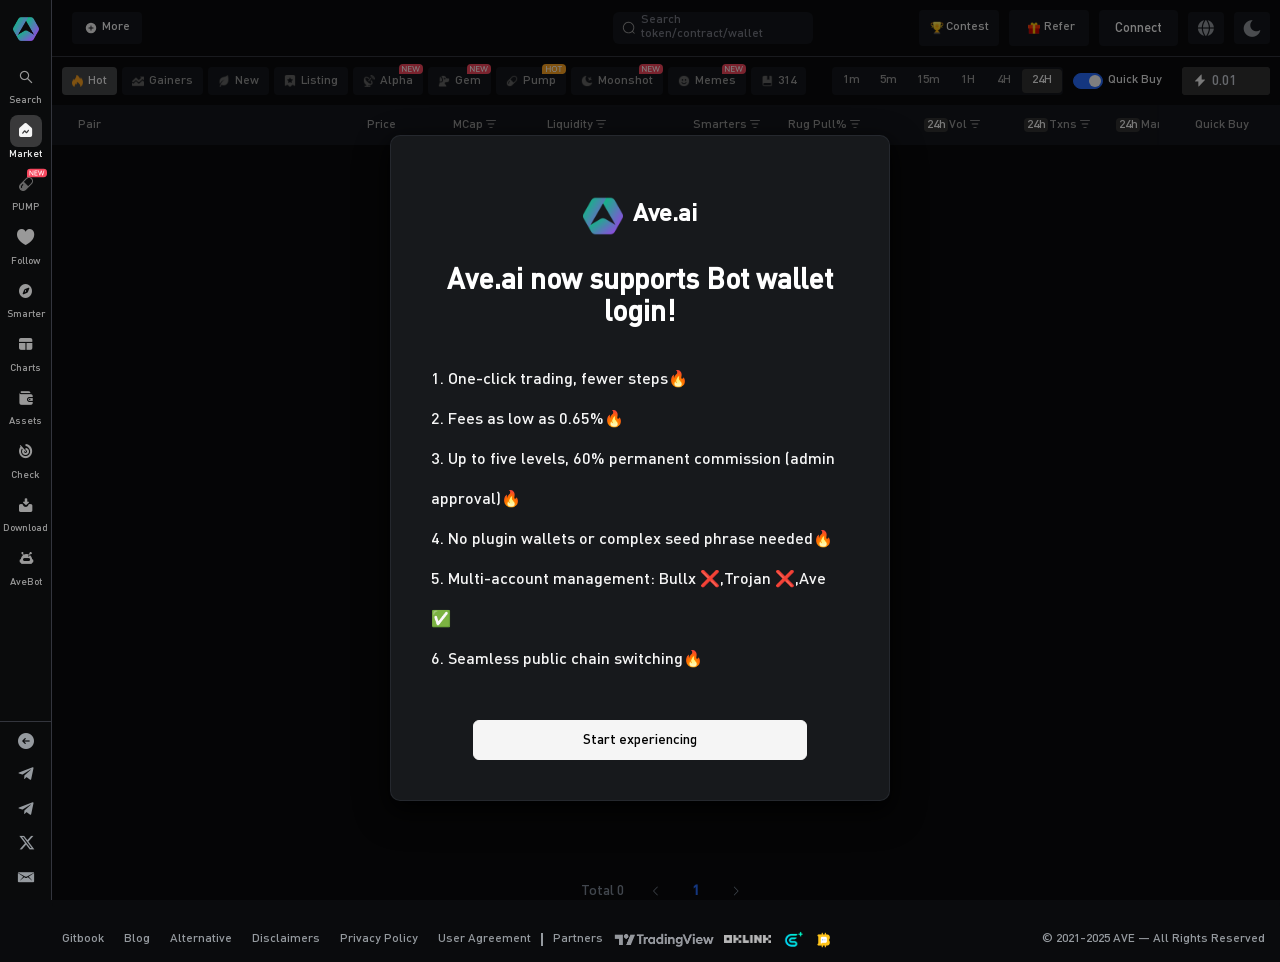
<file: index.html>
<!DOCTYPE html><html lang=""><head><meta charset="utf-8"><meta http-equiv="X-UA-Compatible" content="IE=edge"><meta name="viewport" content="width=device-width,initial-scale=1"><title>Ave.ai</title><meta name="title" content="Ave.ai"><meta name="description" content="Ave.ai is the most comprehensive on-chain crypto trading platform, integrating 130+ blockchains and 300+ DEXs for secure, professional, and fast trading. It empowers 7M+ users with advanced token analysis and seamless execution across its App, PC platform, and trading bots."><meta property="og:type" content="website"><meta property="og:url" content="https://ave.ai"><meta property="og:title" content="Ave.ai - The Ultimate Web3 Trading Platform"><meta property="og:description" content="Real-Time Blockchain Data, Price Alerts, Smart Money, KOL, Sniping, Copy-Trading and more."><meta property="og:image" content="https://ave.s3.ap-east-1.amazonaws.com/logo/tg-share.png"><meta property="og:image:width" content="1200"><meta property="og:image:height" content="600"><meta property="twitter:card" content="summary_large_image"><meta property="twitter:url" content="https://ave.ai"><meta property="twitter:title" content="Ave.ai - The Ultimate Web3 Trading Platform"><meta property="twitter:description" content="Real-Time Blockchain Data, Price Alerts, Smart Money, KOL, Sniping, Copy-Trading and more."><meta property="twitter:image" content="https://ave.s3.ap-east-1.amazonaws.com/logo/tg-share.png"><meta property="fb:app_id" content="1024585522541030"><!--[if IE]><link rel="icon" href="/favicon.ico" /><![endif]--><link rel="shortcut icon" href="/favicon.ico"><script async src="https://www.googletagmanager.com/gtag/js?id=G-LFKW8KRD0V"></script><script src="/vemachine.js"></script><style id="antiClickjack">body{display:none !important;}</style><script>if (self === top) {
        var antiClickjack = document.getElementById('antiClickjack')
        antiClickjack.parentNode.removeChild(antiClickjack)
      } else {
        top.location = self.location
      }
      function redirect() {
        // let domains = ['avedex.cc', 'ave.ai', 'opencw.online', 'opencc.club']
        // let isDomain = domains.some(i => location.hostname.includes(i))
        let isMobile = /mobile|phone|pad|pod|iPhone|iPod|ios|iPad|Android|Mobile|BlackBerry|IEMobile|MQQBrowser|JUC|Fennec|wOSBrowser|BrowserNG|WebOS|Symbian|Windows Phone/i.test(navigator.userAgent)
        let isUnRedirectDomains = /(opencc\.club)|(aveaidata\.com)/i.test(location.hostname)
        if (isMobile && location.protocol.includes('http') && !location.host.includes('test') && !isUnRedirectDomains) {
            if(location.pathname == '/rank'){
              location.replace('https://airdrop.ave.ai')
            } else {
              location.replace(location.protocol + '//m.' + location.host + location.pathname + location.search)
            }
        }
      }
      redirect()
      function addScriptJs() {
        let d = (JSON.parse(localStorage.ave_globalConfig || '{}').token_logo_url || 'https://www.iconaves.com/')
        let script = document.createElement('script')
        script.type = 'text/javascript'
        script.src = d + `charting_library/charting_library.standalone.js`
        document.getElementsByTagName('head')[0].appendChild(script)
      }
      addScriptJs()</script><link href="/static/css/Balance-31ecd969.aada7e20.css" rel="prefetch"><link href="/static/css/Chart-21833f8f.9b517720.css" rel="prefetch"><link href="/static/css/Check-31ecd969.3873eb59.css" rel="prefetch"><link href="/static/css/Download-31ecd969.2d7474a4.css" rel="prefetch"><link href="/static/css/Fav-f71cff67.3955f131.css" rel="prefetch"><link href="/static/css/Index-f71cff67.54437e3a.css" rel="prefetch"><link href="/static/css/OfficialVerification-f71cff67.b5f4f597.css" rel="prefetch"><link href="/static/css/Pump-31ecd969.e5929961.css" rel="prefetch"><link href="/static/css/Rank-f71cff67.85b6f28e.css" rel="prefetch"><link href="/static/css/Referral-f71cff67.82a01d85.css" rel="prefetch"><link href="/static/css/Smart-f71cff67.af7cda30.css" rel="prefetch"><link href="/static/css/Token-253ae210.98a811a6.css" rel="prefetch"><link href="/static/css/Token-6a2c624d.4e5b3df2.css" rel="prefetch"><link href="/static/css/Token-f71cff67.44cd3b33.css" rel="prefetch"><link href="/static/css/default-Chart-Token-31ecd969.59e1fb63.css" rel="prefetch"><link href="/static/css/default-Index-Pump-Token-1f80e606.da8563d4.css" rel="prefetch"><link href="/static/js/Balance-31ecd969.6a2c7325.js" rel="prefetch"><link href="/static/js/Chart-21833f8f.7d6d7b34.js" rel="prefetch"><link href="/static/js/Check-31ecd969.d0484654.js" rel="prefetch"><link href="/static/js/Download-31ecd969.f16f9c79.js" rel="prefetch"><link href="/static/js/Fav-f71cff67.c057dda9.js" rel="prefetch"><link href="/static/js/Index-f71cff67.e6b592e0.js" rel="prefetch"><link href="/static/js/Lost-2a317ca3.f0bde9cc.js" rel="prefetch"><link href="/static/js/OfficialVerification-f71cff67.3d55ec12.js" rel="prefetch"><link href="/static/js/Pump-31ecd969.a23459c3.js" rel="prefetch"><link href="/static/js/Rank-f71cff67.48fd9585.js" rel="prefetch"><link href="/static/js/Referral-f71cff67.bf12b9b5.js" rel="prefetch"><link href="/static/js/Smart-f71cff67.2c12ca81.js" rel="prefetch"><link href="/static/js/Token-253ae210.d5db7d6f.js" rel="prefetch"><link href="/static/js/Token-6a2c624d.0a1223e8.js" rel="prefetch"><link href="/static/js/Token-f71cff67.4991cd66.js" rel="prefetch"><link href="/static/js/chunk-2d0cc9a7.7d72dd5b.js" rel="prefetch"><link href="/static/js/chunk-6cbceefd.65727936.js" rel="prefetch"><link href="/static/js/chunk-95565b38.9bbe70e5.js" rel="prefetch"><link href="/static/js/chunk-9b2b69e2.70046dc5.js" rel="prefetch"><link href="/static/js/chunk-d5651ffe.55f8e7cc.js" rel="prefetch"><link href="/static/js/default-Chart-Index-b811f808.6b7d3717.js" rel="prefetch"><link href="/static/js/default-Chart-Token-31ecd969.fc43efdc.js" rel="prefetch"><link href="/static/js/default-Fav-Index-Smart-6bdcf28a.e75e60a6.js" rel="prefetch"><link href="/static/js/default-Fav-Rank-Smart-c18b0473.b0b18695.js" rel="prefetch"><link href="/static/js/default-Fav-Smart-31ecd969.a38544ae.js" rel="prefetch"><link href="/static/js/default-Index-Pump-Token-1f80e606.5aa8b39d.js" rel="prefetch"><link href="/static/js/vendors-Index-Pump-Token-25cb2edc.29214290.js" rel="prefetch"><link href="/static/css/app-06837ae4.37fc1778.css" rel="preload" as="style"><link href="/static/css/app-c714bc7b.90752101.css" rel="preload" as="style"><link href="/static/css/app-cfbf0a2e.84827f6a.css" rel="preload" as="style"><link href="/static/css/app-ec8c427e.143b692c.css" rel="preload" as="style"><link href="/static/js/app-06837ae4.3295c17a.js" rel="preload" as="script"><link href="/static/js/app-0b7a60cc.8b9b6d97.js" rel="preload" as="script"><link href="/static/js/app-167fad9f.aaf0bf0a.js" rel="preload" as="script"><link href="/static/js/app-1f20a385.50b6b26f.js" rel="preload" as="script"><link href="/static/js/app-2a42e354.aa9a592b.js" rel="preload" as="script"><link href="/static/js/app-33e35537.77df16f8.js" rel="preload" as="script"><link href="/static/js/app-4939e289.cd8e66b5.js" rel="preload" as="script"><link href="/static/js/app-6484b8ce.4f20cd66.js" rel="preload" as="script"><link href="/static/js/app-6f84c08c.fa4eab03.js" rel="preload" as="script"><link href="/static/js/app-72f93981.fbfb8a3f.js" rel="preload" as="script"><link href="/static/js/app-73914085.e6f824af.js" rel="preload" as="script"><link href="/static/js/app-748942c6.7c863b9a.js" rel="preload" as="script"><link href="/static/js/app-84f69768.55d66357.js" rel="preload" as="script"><link href="/static/js/app-9187ef67.4600008b.js" rel="preload" as="script"><link href="/static/js/app-94629317.9eea39f7.js" rel="preload" as="script"><link href="/static/js/app-968c033f.8b3df958.js" rel="preload" as="script"><link href="/static/js/app-9af05477.8c2b6226.js" rel="preload" as="script"><link href="/static/js/app-a97bfcba.e147e7b3.js" rel="preload" as="script"><link href="/static/js/app-aeb57120.3f71007f.js" rel="preload" as="script"><link href="/static/js/app-b5906859.003216a8.js" rel="preload" as="script"><link href="/static/js/app-c259bd06.c86922e0.js" rel="preload" as="script"><link href="/static/js/app-c714bc7b.75ef8de4.js" rel="preload" as="script"><link href="/static/js/app-cfbf0a2e.1fe8209d.js" rel="preload" as="script"><link href="/static/js/app-db300d2f.b8a180e0.js" rel="preload" as="script"><link href="/static/js/app-ec8c427e.7d0ce44b.js" rel="preload" as="script"><link href="/static/js/app-f9ca8911.51fda257.js" rel="preload" as="script"><link href="/static/js/runtime.46d0d7c2.js" rel="preload" as="script"><link href="/static/css/app-ec8c427e.143b692c.css" rel="stylesheet"><link href="/static/css/app-cfbf0a2e.84827f6a.css" rel="stylesheet"><link href="/static/css/app-06837ae4.37fc1778.css" rel="stylesheet"><link href="/static/css/app-c714bc7b.90752101.css" rel="stylesheet"><link rel="icon" type="image/png" sizes="32x32" href="/img/icons/favicon-32x32.png"><link rel="icon" type="image/png" sizes="16x16" href="/img/icons/favicon-16x16.png"><link rel="manifest" href="/manifest.json"><meta name="theme-color" content="#131722"><meta name="apple-mobile-web-app-capable" content="yes"><meta name="apple-mobile-web-app-status-bar-style" content="default"><meta name="apple-mobile-web-app-title" content="Ave"><link rel="apple-touch-icon" href="/img/icons/apple-touch-icon-152x152.png"><link rel="mask-icon" href="/img/icons/safari-pinned-tab.svg" color="#131722"><meta name="msapplication-TileImage" content="/img/icons/msapplication-icon-144x144.png"><meta name="msapplication-TileColor" content="#000000"></head><body><noscript><strong>We're sorry but avedex doesn't work properly without JavaScript enabled. Please enable it to continue.</strong></noscript><div id="app"></div><script>window.dataLayer = window.dataLayer || [];
      function gtag(){dataLayer.push(arguments);}
      gtag('js', new Date());

      gtag('config', 'G-LFKW8KRD0V');
      // //添加红包雨
      // ;(function () {
      //   var script = document.createElement('script')
      //   script.onload = function () {
      //     MapleRedPacketSDK.initMapleRedPacket({
      //       platform: "ave"
      //     }).renderToBody()
      //   }
      //   script.defer = true
      //   script.src = 'https://unpkg.com/@maple-tech/red-packet-sdk/dist/index.iife.js'
      //   document.body.appendChild(script)
      // })()</script><script src="/static/js/runtime.46d0d7c2.js"></script><script src="/static/js/app-748942c6.7c863b9a.js"></script><script src="/static/js/app-6f84c08c.fa4eab03.js"></script><script src="/static/js/app-9af05477.8c2b6226.js"></script><script src="/static/js/app-84f69768.55d66357.js"></script><script src="/static/js/app-94629317.9eea39f7.js"></script><script src="/static/js/app-968c033f.8b3df958.js"></script><script src="/static/js/app-167fad9f.aaf0bf0a.js"></script><script src="/static/js/app-2a42e354.aa9a592b.js"></script><script src="/static/js/app-b5906859.003216a8.js"></script><script src="/static/js/app-72f93981.fbfb8a3f.js"></script><script src="/static/js/app-db300d2f.b8a180e0.js"></script><script src="/static/js/app-9187ef67.4600008b.js"></script><script src="/static/js/app-4939e289.cd8e66b5.js"></script><script src="/static/js/app-c259bd06.c86922e0.js"></script><script src="/static/js/app-aeb57120.3f71007f.js"></script><script src="/static/js/app-6484b8ce.4f20cd66.js"></script><script src="/static/js/app-0b7a60cc.8b9b6d97.js"></script><script src="/static/js/app-73914085.e6f824af.js"></script><script src="/static/js/app-1f20a385.50b6b26f.js"></script><script src="/static/js/app-f9ca8911.51fda257.js"></script><script src="/static/js/app-ec8c427e.7d0ce44b.js"></script><script src="/static/js/app-cfbf0a2e.1fe8209d.js"></script><script src="/static/js/app-33e35537.77df16f8.js"></script><script src="/static/js/app-06837ae4.3295c17a.js"></script><script src="/static/js/app-a97bfcba.e147e7b3.js"></script><script src="/static/js/app-c714bc7b.75ef8de4.js"></script></body></html>
</file>
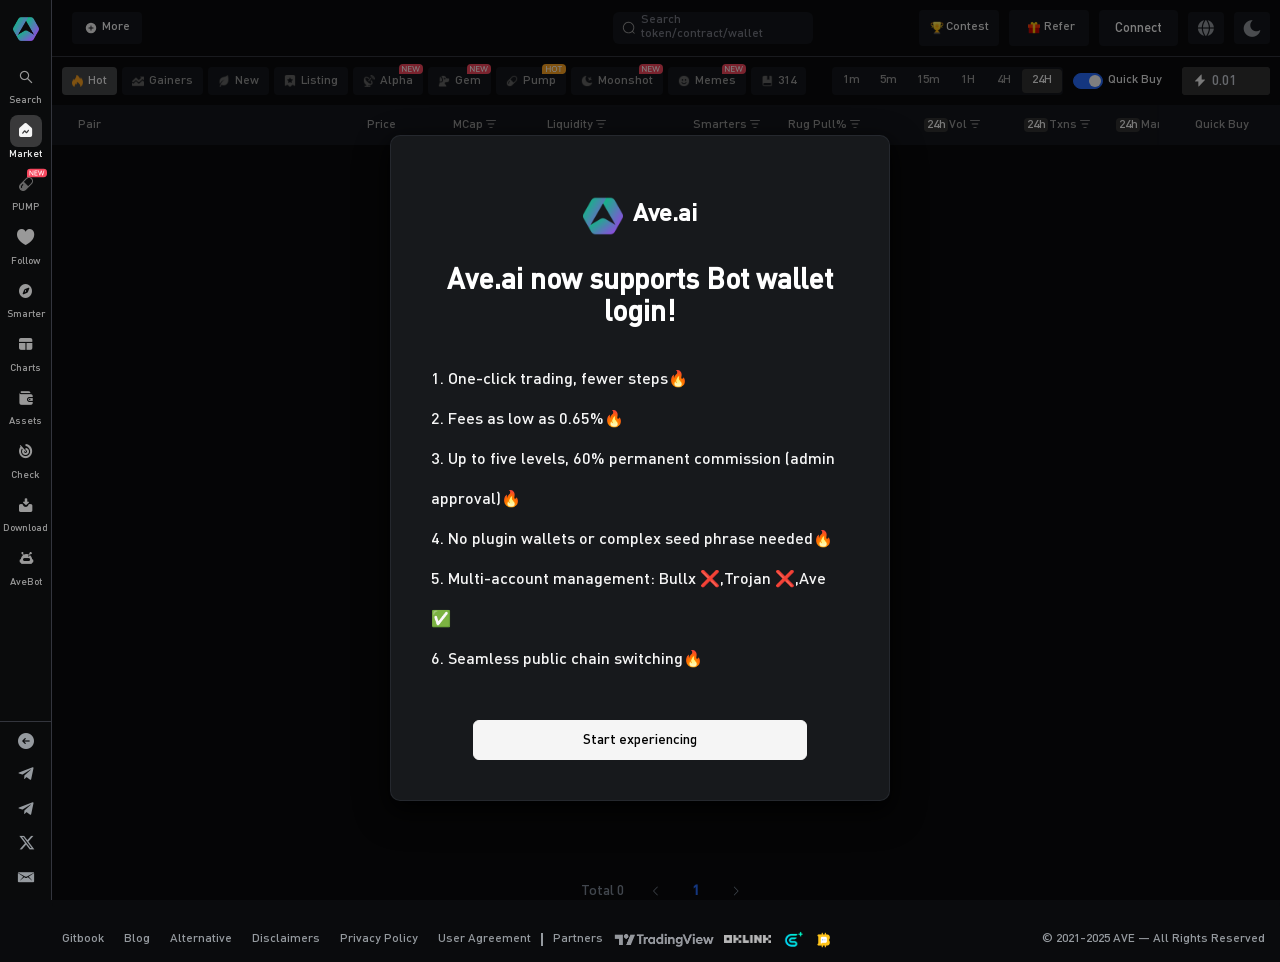
<file: chart/index.html>
<!DOCTYPE html><html lang=""><head><meta charset="utf-8"><meta http-equiv="X-UA-Compatible" content="IE=edge"><meta name="viewport" content="width=device-width,initial-scale=1"><title>Chart | Ave.ai</title><meta name="title" content="Ave.ai"><meta name="description" content="Ave.ai is the most comprehensive on-chain crypto trading platform, integrating 130+ blockchains and 300+ DEXs for secure, professional, and fast trading. It empowers 7M+ users with advanced token analysis and seamless execution across its App, PC platform, and trading bots."><meta property="og:type" content="website"><meta property="og:url" content="https://ave.ai"><meta property="og:title" content="Ave.ai - The Ultimate Web3 Trading Platform"><meta property="og:description" content="Real-Time Blockchain Data, Price Alerts, Smart Money, KOL, Sniping, Copy-Trading and more."><meta property="og:image" content="https://ave.s3.ap-east-1.amazonaws.com/logo/tg-share.png"><meta property="og:image:width" content="1200"><meta property="og:image:height" content="600"><meta property="twitter:card" content="summary_large_image"><meta property="twitter:url" content="https://ave.ai"><meta property="twitter:title" content="Ave.ai - The Ultimate Web3 Trading Platform"><meta property="twitter:description" content="Real-Time Blockchain Data, Price Alerts, Smart Money, KOL, Sniping, Copy-Trading and more."><meta property="twitter:image" content="https://ave.s3.ap-east-1.amazonaws.com/logo/tg-share.png"><meta property="fb:app_id" content="1024585522541030"><!--[if IE]><link rel="icon" href="/favicon.ico" /><![endif]--><link rel="shortcut icon" href="/favicon.ico"><script async src="https://www.googletagmanager.com/gtag/js?id=G-LFKW8KRD0V"></script><script src="/vemachine.js"></script><style id="antiClickjack">body{display:none !important;}</style><script>if (self === top) {
        var antiClickjack = document.getElementById('antiClickjack')
        antiClickjack.parentNode.removeChild(antiClickjack)
      } else {
        top.location = self.location
      }
      function redirect() {
        // let domains = ['avedex.cc', 'ave.ai', 'opencw.online', 'opencc.club']
        // let isDomain = domains.some(i => location.hostname.includes(i))
        let isMobile = /mobile|phone|pad|pod|iPhone|iPod|ios|iPad|Android|Mobile|BlackBerry|IEMobile|MQQBrowser|JUC|Fennec|wOSBrowser|BrowserNG|WebOS|Symbian|Windows Phone/i.test(navigator.userAgent)
        let isUnRedirectDomains = /(opencc\.club)|(aveaidata\.com)/i.test(location.hostname)
        if (isMobile && location.protocol.includes('http') && !location.host.includes('test') && !isUnRedirectDomains) {
            if(location.pathname == '/rank'){
              location.replace('https://airdrop.ave.ai')
            } else {
              location.replace(location.protocol + '//m.' + location.host + location.pathname + location.search)
            }
        }
      }
      redirect()
      function addScriptJs() {
        let d = (JSON.parse(localStorage.ave_globalConfig || '{}').token_logo_url || 'https://www.iconaves.com/')
        let script = document.createElement('script')
        script.type = 'text/javascript'
        script.src = d + `charting_library/charting_library.standalone.js`
        document.getElementsByTagName('head')[0].appendChild(script)
      }
      addScriptJs()</script><link href="/static/css/Balance-31ecd969.aada7e20.css" rel="prefetch"><link href="/static/css/Chart-21833f8f.9b517720.css" rel="prefetch"><link href="/static/css/Check-31ecd969.3873eb59.css" rel="prefetch"><link href="/static/css/Download-31ecd969.2d7474a4.css" rel="prefetch"><link href="/static/css/Fav-f71cff67.3955f131.css" rel="prefetch"><link href="/static/css/Index-f71cff67.54437e3a.css" rel="prefetch"><link href="/static/css/OfficialVerification-f71cff67.b5f4f597.css" rel="prefetch"><link href="/static/css/Pump-31ecd969.e5929961.css" rel="prefetch"><link href="/static/css/Rank-f71cff67.85b6f28e.css" rel="prefetch"><link href="/static/css/Referral-f71cff67.82a01d85.css" rel="prefetch"><link href="/static/css/Smart-f71cff67.af7cda30.css" rel="prefetch"><link href="/static/css/Token-253ae210.98a811a6.css" rel="prefetch"><link href="/static/css/Token-6a2c624d.4e5b3df2.css" rel="prefetch"><link href="/static/css/Token-f71cff67.44cd3b33.css" rel="prefetch"><link href="/static/css/default-Chart-Token-31ecd969.59e1fb63.css" rel="prefetch"><link href="/static/css/default-Index-Pump-Token-1f80e606.da8563d4.css" rel="prefetch"><link href="/static/js/Balance-31ecd969.6a2c7325.js" rel="prefetch"><link href="/static/js/Chart-21833f8f.7d6d7b34.js" rel="prefetch"><link href="/static/js/Check-31ecd969.d0484654.js" rel="prefetch"><link href="/static/js/Download-31ecd969.f16f9c79.js" rel="prefetch"><link href="/static/js/Fav-f71cff67.c057dda9.js" rel="prefetch"><link href="/static/js/Index-f71cff67.e6b592e0.js" rel="prefetch"><link href="/static/js/Lost-2a317ca3.f0bde9cc.js" rel="prefetch"><link href="/static/js/OfficialVerification-f71cff67.3d55ec12.js" rel="prefetch"><link href="/static/js/Pump-31ecd969.a23459c3.js" rel="prefetch"><link href="/static/js/Rank-f71cff67.48fd9585.js" rel="prefetch"><link href="/static/js/Referral-f71cff67.bf12b9b5.js" rel="prefetch"><link href="/static/js/Smart-f71cff67.2c12ca81.js" rel="prefetch"><link href="/static/js/Token-253ae210.d5db7d6f.js" rel="prefetch"><link href="/static/js/Token-6a2c624d.0a1223e8.js" rel="prefetch"><link href="/static/js/Token-f71cff67.4991cd66.js" rel="prefetch"><link href="/static/js/chunk-2d0cc9a7.7d72dd5b.js" rel="prefetch"><link href="/static/js/chunk-6cbceefd.65727936.js" rel="prefetch"><link href="/static/js/chunk-95565b38.9bbe70e5.js" rel="prefetch"><link href="/static/js/chunk-9b2b69e2.70046dc5.js" rel="prefetch"><link href="/static/js/chunk-d5651ffe.55f8e7cc.js" rel="prefetch"><link href="/static/js/default-Chart-Index-b811f808.6b7d3717.js" rel="prefetch"><link href="/static/js/default-Chart-Token-31ecd969.fc43efdc.js" rel="prefetch"><link href="/static/js/default-Fav-Index-Smart-6bdcf28a.e75e60a6.js" rel="prefetch"><link href="/static/js/default-Fav-Rank-Smart-c18b0473.b0b18695.js" rel="prefetch"><link href="/static/js/default-Fav-Smart-31ecd969.a38544ae.js" rel="prefetch"><link href="/static/js/default-Index-Pump-Token-1f80e606.5aa8b39d.js" rel="prefetch"><link href="/static/js/vendors-Index-Pump-Token-25cb2edc.29214290.js" rel="prefetch"><link href="/static/css/app-06837ae4.37fc1778.css" rel="preload" as="style"><link href="/static/css/app-c714bc7b.90752101.css" rel="preload" as="style"><link href="/static/css/app-cfbf0a2e.84827f6a.css" rel="preload" as="style"><link href="/static/css/app-ec8c427e.143b692c.css" rel="preload" as="style"><link href="/static/js/app-06837ae4.3295c17a.js" rel="preload" as="script"><link href="/static/js/app-0b7a60cc.8b9b6d97.js" rel="preload" as="script"><link href="/static/js/app-167fad9f.aaf0bf0a.js" rel="preload" as="script"><link href="/static/js/app-1f20a385.50b6b26f.js" rel="preload" as="script"><link href="/static/js/app-2a42e354.aa9a592b.js" rel="preload" as="script"><link href="/static/js/app-33e35537.77df16f8.js" rel="preload" as="script"><link href="/static/js/app-4939e289.cd8e66b5.js" rel="preload" as="script"><link href="/static/js/app-6484b8ce.4f20cd66.js" rel="preload" as="script"><link href="/static/js/app-6f84c08c.fa4eab03.js" rel="preload" as="script"><link href="/static/js/app-72f93981.fbfb8a3f.js" rel="preload" as="script"><link href="/static/js/app-73914085.e6f824af.js" rel="preload" as="script"><link href="/static/js/app-748942c6.7c863b9a.js" rel="preload" as="script"><link href="/static/js/app-84f69768.55d66357.js" rel="preload" as="script"><link href="/static/js/app-9187ef67.4600008b.js" rel="preload" as="script"><link href="/static/js/app-94629317.9eea39f7.js" rel="preload" as="script"><link href="/static/js/app-968c033f.8b3df958.js" rel="preload" as="script"><link href="/static/js/app-9af05477.8c2b6226.js" rel="preload" as="script"><link href="/static/js/app-a97bfcba.e147e7b3.js" rel="preload" as="script"><link href="/static/js/app-aeb57120.3f71007f.js" rel="preload" as="script"><link href="/static/js/app-b5906859.003216a8.js" rel="preload" as="script"><link href="/static/js/app-c259bd06.c86922e0.js" rel="preload" as="script"><link href="/static/js/app-c714bc7b.75ef8de4.js" rel="preload" as="script"><link href="/static/js/app-cfbf0a2e.1fe8209d.js" rel="preload" as="script"><link href="/static/js/app-db300d2f.b8a180e0.js" rel="preload" as="script"><link href="/static/js/app-ec8c427e.7d0ce44b.js" rel="preload" as="script"><link href="/static/js/app-f9ca8911.51fda257.js" rel="preload" as="script"><link href="/static/js/runtime.46d0d7c2.js" rel="preload" as="script"><link href="/static/css/app-ec8c427e.143b692c.css" rel="stylesheet"><link href="/static/css/app-cfbf0a2e.84827f6a.css" rel="stylesheet"><link href="/static/css/app-06837ae4.37fc1778.css" rel="stylesheet"><link href="/static/css/app-c714bc7b.90752101.css" rel="stylesheet"><link rel="icon" type="image/png" sizes="32x32" href="/img/icons/favicon-32x32.png"><link rel="icon" type="image/png" sizes="16x16" href="/img/icons/favicon-16x16.png"><link rel="manifest" href="/manifest.json"><meta name="theme-color" content="#131722"><meta name="apple-mobile-web-app-capable" content="yes"><meta name="apple-mobile-web-app-status-bar-style" content="default"><meta name="apple-mobile-web-app-title" content="Ave"><link rel="apple-touch-icon" href="/img/icons/apple-touch-icon-152x152.png"><link rel="mask-icon" href="/img/icons/safari-pinned-tab.svg" color="#131722"><meta name="msapplication-TileImage" content="/img/icons/msapplication-icon-144x144.png"><meta name="msapplication-TileColor" content="#000000"></head><body><noscript><strong>We're sorry but avedex doesn't work properly without JavaScript enabled. Please enable it to continue.</strong></noscript><div id="app"></div><script>window.dataLayer = window.dataLayer || [];
      function gtag(){dataLayer.push(arguments);}
      gtag('js', new Date());

      gtag('config', 'G-LFKW8KRD0V');
      // //添加红包雨
      // ;(function () {
      //   var script = document.createElement('script')
      //   script.onload = function () {
      //     MapleRedPacketSDK.initMapleRedPacket({
      //       platform: "ave"
      //     }).renderToBody()
      //   }
      //   script.defer = true
      //   script.src = 'https://unpkg.com/@maple-tech/red-packet-sdk/dist/index.iife.js'
      //   document.body.appendChild(script)
      // })()</script><script src="/static/js/runtime.46d0d7c2.js"></script><script src="/static/js/app-748942c6.7c863b9a.js"></script><script src="/static/js/app-6f84c08c.fa4eab03.js"></script><script src="/static/js/app-9af05477.8c2b6226.js"></script><script src="/static/js/app-84f69768.55d66357.js"></script><script src="/static/js/app-94629317.9eea39f7.js"></script><script src="/static/js/app-968c033f.8b3df958.js"></script><script src="/static/js/app-167fad9f.aaf0bf0a.js"></script><script src="/static/js/app-2a42e354.aa9a592b.js"></script><script src="/static/js/app-b5906859.003216a8.js"></script><script src="/static/js/app-72f93981.fbfb8a3f.js"></script><script src="/static/js/app-db300d2f.b8a180e0.js"></script><script src="/static/js/app-9187ef67.4600008b.js"></script><script src="/static/js/app-4939e289.cd8e66b5.js"></script><script src="/static/js/app-c259bd06.c86922e0.js"></script><script src="/static/js/app-aeb57120.3f71007f.js"></script><script src="/static/js/app-6484b8ce.4f20cd66.js"></script><script src="/static/js/app-0b7a60cc.8b9b6d97.js"></script><script src="/static/js/app-73914085.e6f824af.js"></script><script src="/static/js/app-1f20a385.50b6b26f.js"></script><script src="/static/js/app-f9ca8911.51fda257.js"></script><script src="/static/js/app-ec8c427e.7d0ce44b.js"></script><script src="/static/js/app-cfbf0a2e.1fe8209d.js"></script><script src="/static/js/app-33e35537.77df16f8.js"></script><script src="/static/js/app-06837ae4.3295c17a.js"></script><script src="/static/js/app-a97bfcba.e147e7b3.js"></script><script src="/static/js/app-c714bc7b.75ef8de4.js"></script></body></html>
</file>
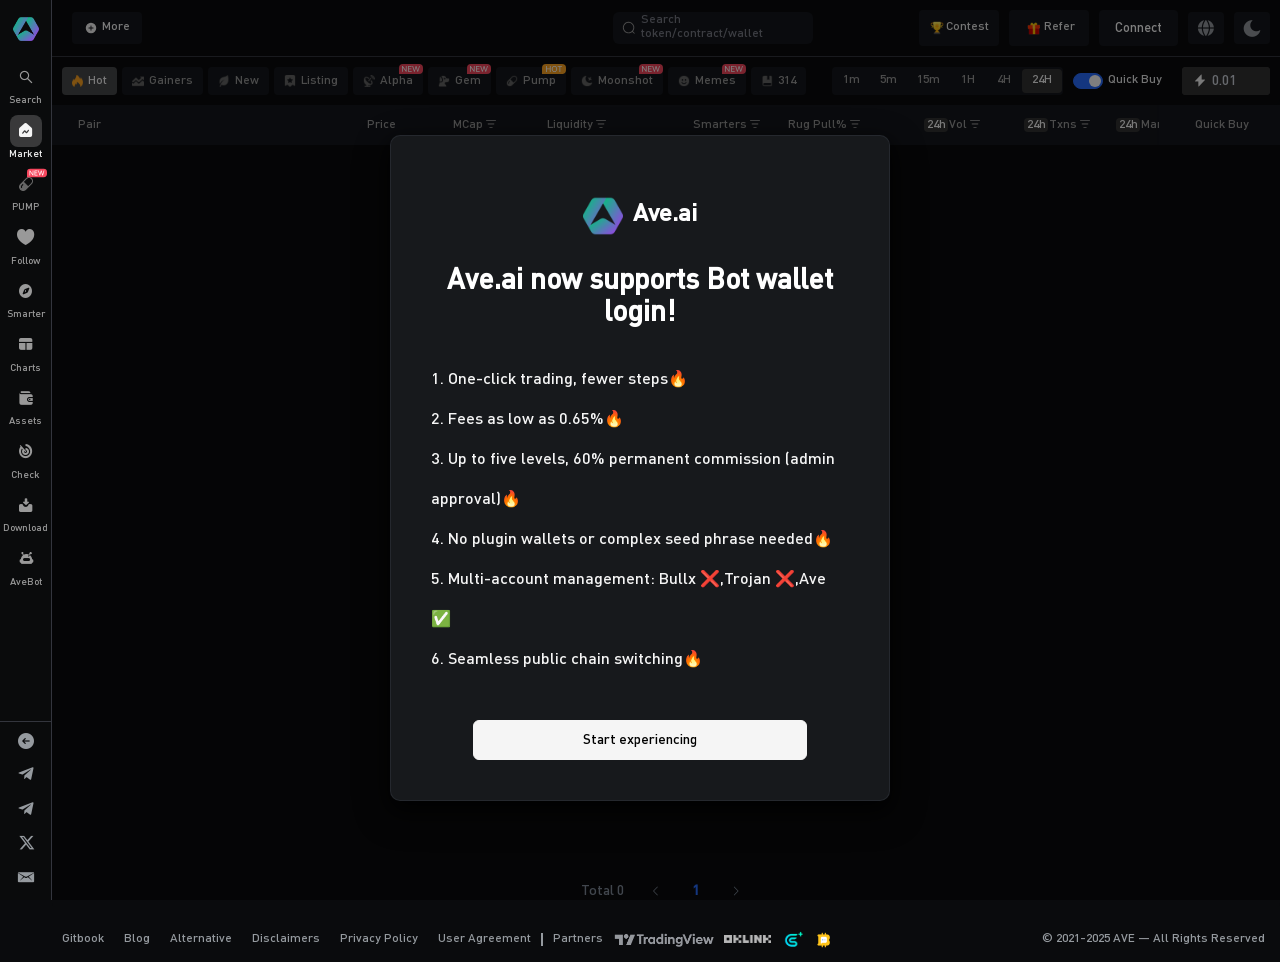
<file: download/index.html>
<!DOCTYPE html><html lang=""><head><meta charset="utf-8"><meta http-equiv="X-UA-Compatible" content="IE=edge"><meta name="viewport" content="width=device-width,initial-scale=1"><title>Download | Ave.ai</title><meta name="title" content="Ave.ai"><meta name="description" content="Ave.ai is the most comprehensive on-chain crypto trading platform, integrating 130+ blockchains and 300+ DEXs for secure, professional, and fast trading. It empowers 7M+ users with advanced token analysis and seamless execution across its App, PC platform, and trading bots."><meta property="og:type" content="website"><meta property="og:url" content="https://ave.ai"><meta property="og:title" content="Ave.ai - The Ultimate Web3 Trading Platform"><meta property="og:description" content="Real-Time Blockchain Data, Price Alerts, Smart Money, KOL, Sniping, Copy-Trading and more."><meta property="og:image" content="https://ave.s3.ap-east-1.amazonaws.com/logo/tg-share.png"><meta property="og:image:width" content="1200"><meta property="og:image:height" content="600"><meta property="twitter:card" content="summary_large_image"><meta property="twitter:url" content="https://ave.ai"><meta property="twitter:title" content="Ave.ai - The Ultimate Web3 Trading Platform"><meta property="twitter:description" content="Real-Time Blockchain Data, Price Alerts, Smart Money, KOL, Sniping, Copy-Trading and more."><meta property="twitter:image" content="https://ave.s3.ap-east-1.amazonaws.com/logo/tg-share.png"><meta property="fb:app_id" content="1024585522541030"><!--[if IE]><link rel="icon" href="/favicon.ico" /><![endif]--><link rel="shortcut icon" href="/favicon.ico"><script async src="https://www.googletagmanager.com/gtag/js?id=G-LFKW8KRD0V"></script><script src="/vemachine.js"></script><style id="antiClickjack">body{display:none !important;}</style><script>if (self === top) {
        var antiClickjack = document.getElementById('antiClickjack')
        antiClickjack.parentNode.removeChild(antiClickjack)
      } else {
        top.location = self.location
      }
      function redirect() {
        // let domains = ['avedex.cc', 'ave.ai', 'opencw.online', 'opencc.club']
        // let isDomain = domains.some(i => location.hostname.includes(i))
        let isMobile = /mobile|phone|pad|pod|iPhone|iPod|ios|iPad|Android|Mobile|BlackBerry|IEMobile|MQQBrowser|JUC|Fennec|wOSBrowser|BrowserNG|WebOS|Symbian|Windows Phone/i.test(navigator.userAgent)
        let isUnRedirectDomains = /(opencc\.club)|(aveaidata\.com)/i.test(location.hostname)
        if (isMobile && location.protocol.includes('http') && !location.host.includes('test') && !isUnRedirectDomains) {
            if(location.pathname == '/rank'){
              location.replace('https://airdrop.ave.ai')
            } else {
              location.replace(location.protocol + '//m.' + location.host + location.pathname + location.search)
            }
        }
      }
      redirect()
      function addScriptJs() {
        let d = (JSON.parse(localStorage.ave_globalConfig || '{}').token_logo_url || 'https://www.iconaves.com/')
        let script = document.createElement('script')
        script.type = 'text/javascript'
        script.src = d + `charting_library/charting_library.standalone.js`
        document.getElementsByTagName('head')[0].appendChild(script)
      }
      addScriptJs()</script><link href="/static/css/Balance-31ecd969.aada7e20.css" rel="prefetch"><link href="/static/css/Chart-21833f8f.9b517720.css" rel="prefetch"><link href="/static/css/Check-31ecd969.3873eb59.css" rel="prefetch"><link href="/static/css/Download-31ecd969.2d7474a4.css" rel="prefetch"><link href="/static/css/Fav-f71cff67.3955f131.css" rel="prefetch"><link href="/static/css/Index-f71cff67.54437e3a.css" rel="prefetch"><link href="/static/css/OfficialVerification-f71cff67.b5f4f597.css" rel="prefetch"><link href="/static/css/Pump-31ecd969.e5929961.css" rel="prefetch"><link href="/static/css/Rank-f71cff67.85b6f28e.css" rel="prefetch"><link href="/static/css/Referral-f71cff67.82a01d85.css" rel="prefetch"><link href="/static/css/Smart-f71cff67.af7cda30.css" rel="prefetch"><link href="/static/css/Token-253ae210.98a811a6.css" rel="prefetch"><link href="/static/css/Token-6a2c624d.4e5b3df2.css" rel="prefetch"><link href="/static/css/Token-f71cff67.44cd3b33.css" rel="prefetch"><link href="/static/css/default-Chart-Token-31ecd969.59e1fb63.css" rel="prefetch"><link href="/static/css/default-Index-Pump-Token-1f80e606.da8563d4.css" rel="prefetch"><link href="/static/js/Balance-31ecd969.6a2c7325.js" rel="prefetch"><link href="/static/js/Chart-21833f8f.7d6d7b34.js" rel="prefetch"><link href="/static/js/Check-31ecd969.d0484654.js" rel="prefetch"><link href="/static/js/Download-31ecd969.f16f9c79.js" rel="prefetch"><link href="/static/js/Fav-f71cff67.c057dda9.js" rel="prefetch"><link href="/static/js/Index-f71cff67.e6b592e0.js" rel="prefetch"><link href="/static/js/Lost-2a317ca3.f0bde9cc.js" rel="prefetch"><link href="/static/js/OfficialVerification-f71cff67.3d55ec12.js" rel="prefetch"><link href="/static/js/Pump-31ecd969.a23459c3.js" rel="prefetch"><link href="/static/js/Rank-f71cff67.48fd9585.js" rel="prefetch"><link href="/static/js/Referral-f71cff67.bf12b9b5.js" rel="prefetch"><link href="/static/js/Smart-f71cff67.2c12ca81.js" rel="prefetch"><link href="/static/js/Token-253ae210.d5db7d6f.js" rel="prefetch"><link href="/static/js/Token-6a2c624d.0a1223e8.js" rel="prefetch"><link href="/static/js/Token-f71cff67.4991cd66.js" rel="prefetch"><link href="/static/js/chunk-2d0cc9a7.7d72dd5b.js" rel="prefetch"><link href="/static/js/chunk-6cbceefd.65727936.js" rel="prefetch"><link href="/static/js/chunk-95565b38.9bbe70e5.js" rel="prefetch"><link href="/static/js/chunk-9b2b69e2.70046dc5.js" rel="prefetch"><link href="/static/js/chunk-d5651ffe.55f8e7cc.js" rel="prefetch"><link href="/static/js/default-Chart-Index-b811f808.6b7d3717.js" rel="prefetch"><link href="/static/js/default-Chart-Token-31ecd969.fc43efdc.js" rel="prefetch"><link href="/static/js/default-Fav-Index-Smart-6bdcf28a.e75e60a6.js" rel="prefetch"><link href="/static/js/default-Fav-Rank-Smart-c18b0473.b0b18695.js" rel="prefetch"><link href="/static/js/default-Fav-Smart-31ecd969.a38544ae.js" rel="prefetch"><link href="/static/js/default-Index-Pump-Token-1f80e606.5aa8b39d.js" rel="prefetch"><link href="/static/js/vendors-Index-Pump-Token-25cb2edc.29214290.js" rel="prefetch"><link href="/static/css/app-06837ae4.37fc1778.css" rel="preload" as="style"><link href="/static/css/app-c714bc7b.90752101.css" rel="preload" as="style"><link href="/static/css/app-cfbf0a2e.84827f6a.css" rel="preload" as="style"><link href="/static/css/app-ec8c427e.143b692c.css" rel="preload" as="style"><link href="/static/js/app-06837ae4.3295c17a.js" rel="preload" as="script"><link href="/static/js/app-0b7a60cc.8b9b6d97.js" rel="preload" as="script"><link href="/static/js/app-167fad9f.aaf0bf0a.js" rel="preload" as="script"><link href="/static/js/app-1f20a385.50b6b26f.js" rel="preload" as="script"><link href="/static/js/app-2a42e354.aa9a592b.js" rel="preload" as="script"><link href="/static/js/app-33e35537.77df16f8.js" rel="preload" as="script"><link href="/static/js/app-4939e289.cd8e66b5.js" rel="preload" as="script"><link href="/static/js/app-6484b8ce.4f20cd66.js" rel="preload" as="script"><link href="/static/js/app-6f84c08c.fa4eab03.js" rel="preload" as="script"><link href="/static/js/app-72f93981.fbfb8a3f.js" rel="preload" as="script"><link href="/static/js/app-73914085.e6f824af.js" rel="preload" as="script"><link href="/static/js/app-748942c6.7c863b9a.js" rel="preload" as="script"><link href="/static/js/app-84f69768.55d66357.js" rel="preload" as="script"><link href="/static/js/app-9187ef67.4600008b.js" rel="preload" as="script"><link href="/static/js/app-94629317.9eea39f7.js" rel="preload" as="script"><link href="/static/js/app-968c033f.8b3df958.js" rel="preload" as="script"><link href="/static/js/app-9af05477.8c2b6226.js" rel="preload" as="script"><link href="/static/js/app-a97bfcba.e147e7b3.js" rel="preload" as="script"><link href="/static/js/app-aeb57120.3f71007f.js" rel="preload" as="script"><link href="/static/js/app-b5906859.003216a8.js" rel="preload" as="script"><link href="/static/js/app-c259bd06.c86922e0.js" rel="preload" as="script"><link href="/static/js/app-c714bc7b.75ef8de4.js" rel="preload" as="script"><link href="/static/js/app-cfbf0a2e.1fe8209d.js" rel="preload" as="script"><link href="/static/js/app-db300d2f.b8a180e0.js" rel="preload" as="script"><link href="/static/js/app-ec8c427e.7d0ce44b.js" rel="preload" as="script"><link href="/static/js/app-f9ca8911.51fda257.js" rel="preload" as="script"><link href="/static/js/runtime.46d0d7c2.js" rel="preload" as="script"><link href="/static/css/app-ec8c427e.143b692c.css" rel="stylesheet"><link href="/static/css/app-cfbf0a2e.84827f6a.css" rel="stylesheet"><link href="/static/css/app-06837ae4.37fc1778.css" rel="stylesheet"><link href="/static/css/app-c714bc7b.90752101.css" rel="stylesheet"><link rel="icon" type="image/png" sizes="32x32" href="/img/icons/favicon-32x32.png"><link rel="icon" type="image/png" sizes="16x16" href="/img/icons/favicon-16x16.png"><link rel="manifest" href="/manifest.json"><meta name="theme-color" content="#131722"><meta name="apple-mobile-web-app-capable" content="yes"><meta name="apple-mobile-web-app-status-bar-style" content="default"><meta name="apple-mobile-web-app-title" content="Ave"><link rel="apple-touch-icon" href="/img/icons/apple-touch-icon-152x152.png"><link rel="mask-icon" href="/img/icons/safari-pinned-tab.svg" color="#131722"><meta name="msapplication-TileImage" content="/img/icons/msapplication-icon-144x144.png"><meta name="msapplication-TileColor" content="#000000"></head><body><noscript><strong>We're sorry but avedex doesn't work properly without JavaScript enabled. Please enable it to continue.</strong></noscript><div id="app"></div><script>window.dataLayer = window.dataLayer || [];
      function gtag(){dataLayer.push(arguments);}
      gtag('js', new Date());

      gtag('config', 'G-LFKW8KRD0V');
      // //添加红包雨
      // ;(function () {
      //   var script = document.createElement('script')
      //   script.onload = function () {
      //     MapleRedPacketSDK.initMapleRedPacket({
      //       platform: "ave"
      //     }).renderToBody()
      //   }
      //   script.defer = true
      //   script.src = 'https://unpkg.com/@maple-tech/red-packet-sdk/dist/index.iife.js'
      //   document.body.appendChild(script)
      // })()</script><script src="/static/js/runtime.46d0d7c2.js"></script><script src="/static/js/app-748942c6.7c863b9a.js"></script><script src="/static/js/app-6f84c08c.fa4eab03.js"></script><script src="/static/js/app-9af05477.8c2b6226.js"></script><script src="/static/js/app-84f69768.55d66357.js"></script><script src="/static/js/app-94629317.9eea39f7.js"></script><script src="/static/js/app-968c033f.8b3df958.js"></script><script src="/static/js/app-167fad9f.aaf0bf0a.js"></script><script src="/static/js/app-2a42e354.aa9a592b.js"></script><script src="/static/js/app-b5906859.003216a8.js"></script><script src="/static/js/app-72f93981.fbfb8a3f.js"></script><script src="/static/js/app-db300d2f.b8a180e0.js"></script><script src="/static/js/app-9187ef67.4600008b.js"></script><script src="/static/js/app-4939e289.cd8e66b5.js"></script><script src="/static/js/app-c259bd06.c86922e0.js"></script><script src="/static/js/app-aeb57120.3f71007f.js"></script><script src="/static/js/app-6484b8ce.4f20cd66.js"></script><script src="/static/js/app-0b7a60cc.8b9b6d97.js"></script><script src="/static/js/app-73914085.e6f824af.js"></script><script src="/static/js/app-1f20a385.50b6b26f.js"></script><script src="/static/js/app-f9ca8911.51fda257.js"></script><script src="/static/js/app-ec8c427e.7d0ce44b.js"></script><script src="/static/js/app-cfbf0a2e.1fe8209d.js"></script><script src="/static/js/app-33e35537.77df16f8.js"></script><script src="/static/js/app-06837ae4.3295c17a.js"></script><script src="/static/js/app-a97bfcba.e147e7b3.js"></script><script src="/static/js/app-c714bc7b.75ef8de4.js"></script></body></html>
</file>
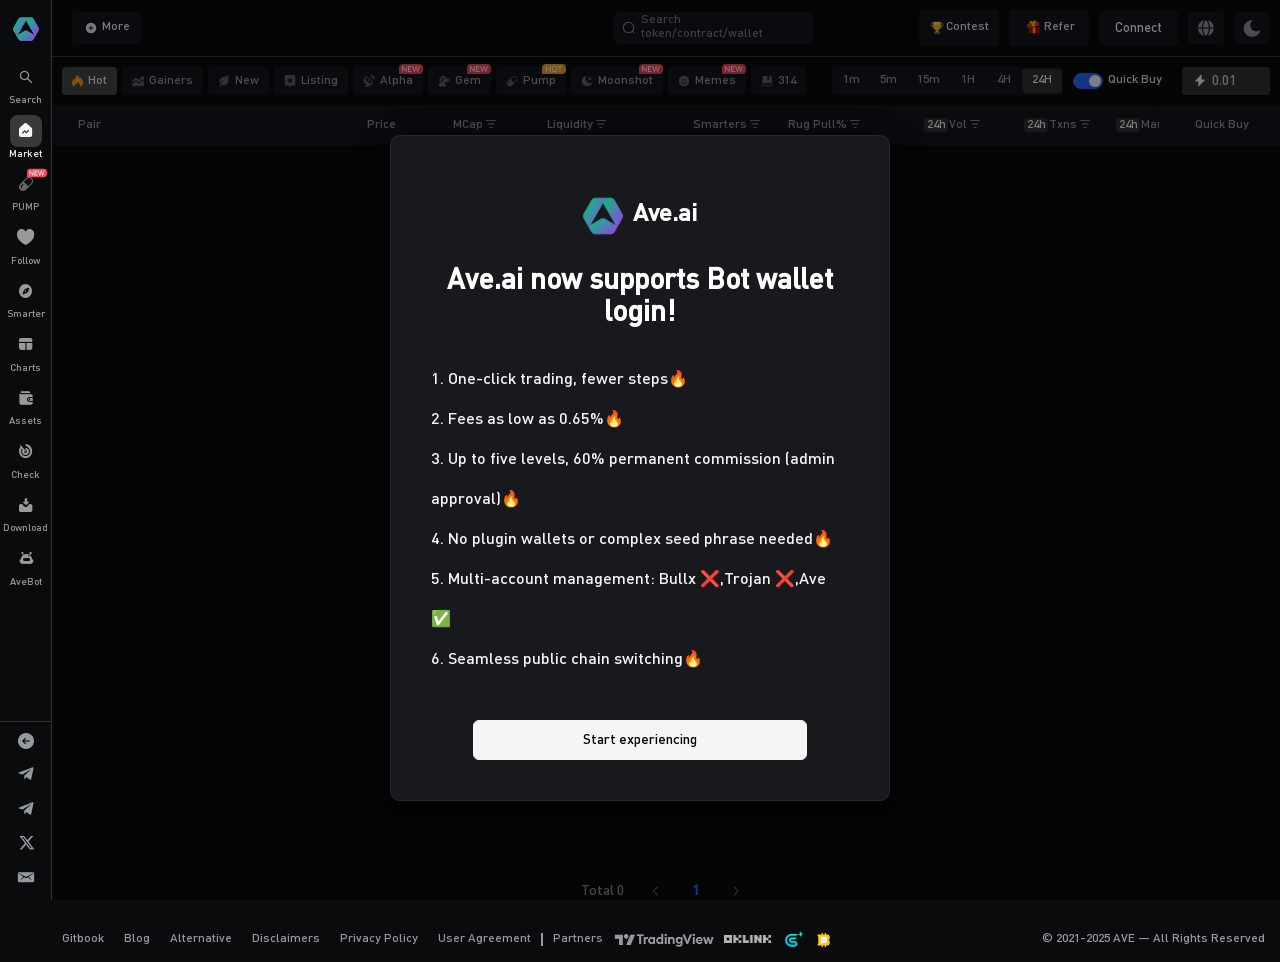
<file: fav/index.html>
<!DOCTYPE html><html lang=""><head><meta charset="utf-8"><meta http-equiv="X-UA-Compatible" content="IE=edge"><meta name="viewport" content="width=device-width,initial-scale=1"><title>Favorites | Ave.ai</title><meta name="title" content="Ave.ai"><meta name="description" content="Ave.ai is the most comprehensive on-chain crypto trading platform, integrating 130+ blockchains and 300+ DEXs for secure, professional, and fast trading. It empowers 7M+ users with advanced token analysis and seamless execution across its App, PC platform, and trading bots."><meta property="og:type" content="website"><meta property="og:url" content="https://ave.ai"><meta property="og:title" content="Ave.ai - The Ultimate Web3 Trading Platform"><meta property="og:description" content="Real-Time Blockchain Data, Price Alerts, Smart Money, KOL, Sniping, Copy-Trading and more."><meta property="og:image" content="https://ave.s3.ap-east-1.amazonaws.com/logo/tg-share.png"><meta property="og:image:width" content="1200"><meta property="og:image:height" content="600"><meta property="twitter:card" content="summary_large_image"><meta property="twitter:url" content="https://ave.ai"><meta property="twitter:title" content="Ave.ai - The Ultimate Web3 Trading Platform"><meta property="twitter:description" content="Real-Time Blockchain Data, Price Alerts, Smart Money, KOL, Sniping, Copy-Trading and more."><meta property="twitter:image" content="https://ave.s3.ap-east-1.amazonaws.com/logo/tg-share.png"><meta property="fb:app_id" content="1024585522541030"><!--[if IE]><link rel="icon" href="/favicon.ico" /><![endif]--><link rel="shortcut icon" href="/favicon.ico"><script async src="https://www.googletagmanager.com/gtag/js?id=G-LFKW8KRD0V"></script><script src="/vemachine.js"></script><style id="antiClickjack">body{display:none !important;}</style><script>if (self === top) {
        var antiClickjack = document.getElementById('antiClickjack')
        antiClickjack.parentNode.removeChild(antiClickjack)
      } else {
        top.location = self.location
      }
      function redirect() {
        // let domains = ['avedex.cc', 'ave.ai', 'opencw.online', 'opencc.club']
        // let isDomain = domains.some(i => location.hostname.includes(i))
        let isMobile = /mobile|phone|pad|pod|iPhone|iPod|ios|iPad|Android|Mobile|BlackBerry|IEMobile|MQQBrowser|JUC|Fennec|wOSBrowser|BrowserNG|WebOS|Symbian|Windows Phone/i.test(navigator.userAgent)
        let isUnRedirectDomains = /(opencc\.club)|(aveaidata\.com)/i.test(location.hostname)
        if (isMobile && location.protocol.includes('http') && !location.host.includes('test') && !isUnRedirectDomains) {
            if(location.pathname == '/rank'){
              location.replace('https://airdrop.ave.ai')
            } else {
              location.replace(location.protocol + '//m.' + location.host + location.pathname + location.search)
            }
        }
      }
      redirect()
      function addScriptJs() {
        let d = (JSON.parse(localStorage.ave_globalConfig || '{}').token_logo_url || 'https://www.iconaves.com/')
        let script = document.createElement('script')
        script.type = 'text/javascript'
        script.src = d + `charting_library/charting_library.standalone.js`
        document.getElementsByTagName('head')[0].appendChild(script)
      }
      addScriptJs()</script><link href="/static/css/Balance-31ecd969.aada7e20.css" rel="prefetch"><link href="/static/css/Chart-21833f8f.9b517720.css" rel="prefetch"><link href="/static/css/Check-31ecd969.3873eb59.css" rel="prefetch"><link href="/static/css/Download-31ecd969.2d7474a4.css" rel="prefetch"><link href="/static/css/Fav-f71cff67.3955f131.css" rel="prefetch"><link href="/static/css/Index-f71cff67.54437e3a.css" rel="prefetch"><link href="/static/css/OfficialVerification-f71cff67.b5f4f597.css" rel="prefetch"><link href="/static/css/Pump-31ecd969.e5929961.css" rel="prefetch"><link href="/static/css/Rank-f71cff67.85b6f28e.css" rel="prefetch"><link href="/static/css/Referral-f71cff67.82a01d85.css" rel="prefetch"><link href="/static/css/Smart-f71cff67.af7cda30.css" rel="prefetch"><link href="/static/css/Token-253ae210.98a811a6.css" rel="prefetch"><link href="/static/css/Token-6a2c624d.4e5b3df2.css" rel="prefetch"><link href="/static/css/Token-f71cff67.44cd3b33.css" rel="prefetch"><link href="/static/css/default-Chart-Token-31ecd969.59e1fb63.css" rel="prefetch"><link href="/static/css/default-Index-Pump-Token-1f80e606.da8563d4.css" rel="prefetch"><link href="/static/js/Balance-31ecd969.6a2c7325.js" rel="prefetch"><link href="/static/js/Chart-21833f8f.7d6d7b34.js" rel="prefetch"><link href="/static/js/Check-31ecd969.d0484654.js" rel="prefetch"><link href="/static/js/Download-31ecd969.f16f9c79.js" rel="prefetch"><link href="/static/js/Fav-f71cff67.c057dda9.js" rel="prefetch"><link href="/static/js/Index-f71cff67.e6b592e0.js" rel="prefetch"><link href="/static/js/Lost-2a317ca3.f0bde9cc.js" rel="prefetch"><link href="/static/js/OfficialVerification-f71cff67.3d55ec12.js" rel="prefetch"><link href="/static/js/Pump-31ecd969.a23459c3.js" rel="prefetch"><link href="/static/js/Rank-f71cff67.48fd9585.js" rel="prefetch"><link href="/static/js/Referral-f71cff67.bf12b9b5.js" rel="prefetch"><link href="/static/js/Smart-f71cff67.2c12ca81.js" rel="prefetch"><link href="/static/js/Token-253ae210.d5db7d6f.js" rel="prefetch"><link href="/static/js/Token-6a2c624d.0a1223e8.js" rel="prefetch"><link href="/static/js/Token-f71cff67.4991cd66.js" rel="prefetch"><link href="/static/js/chunk-2d0cc9a7.7d72dd5b.js" rel="prefetch"><link href="/static/js/chunk-6cbceefd.65727936.js" rel="prefetch"><link href="/static/js/chunk-95565b38.9bbe70e5.js" rel="prefetch"><link href="/static/js/chunk-9b2b69e2.70046dc5.js" rel="prefetch"><link href="/static/js/chunk-d5651ffe.55f8e7cc.js" rel="prefetch"><link href="/static/js/default-Chart-Index-b811f808.6b7d3717.js" rel="prefetch"><link href="/static/js/default-Chart-Token-31ecd969.fc43efdc.js" rel="prefetch"><link href="/static/js/default-Fav-Index-Smart-6bdcf28a.e75e60a6.js" rel="prefetch"><link href="/static/js/default-Fav-Rank-Smart-c18b0473.b0b18695.js" rel="prefetch"><link href="/static/js/default-Fav-Smart-31ecd969.a38544ae.js" rel="prefetch"><link href="/static/js/default-Index-Pump-Token-1f80e606.5aa8b39d.js" rel="prefetch"><link href="/static/js/vendors-Index-Pump-Token-25cb2edc.29214290.js" rel="prefetch"><link href="/static/css/app-06837ae4.37fc1778.css" rel="preload" as="style"><link href="/static/css/app-c714bc7b.90752101.css" rel="preload" as="style"><link href="/static/css/app-cfbf0a2e.84827f6a.css" rel="preload" as="style"><link href="/static/css/app-ec8c427e.143b692c.css" rel="preload" as="style"><link href="/static/js/app-06837ae4.3295c17a.js" rel="preload" as="script"><link href="/static/js/app-0b7a60cc.8b9b6d97.js" rel="preload" as="script"><link href="/static/js/app-167fad9f.aaf0bf0a.js" rel="preload" as="script"><link href="/static/js/app-1f20a385.50b6b26f.js" rel="preload" as="script"><link href="/static/js/app-2a42e354.aa9a592b.js" rel="preload" as="script"><link href="/static/js/app-33e35537.77df16f8.js" rel="preload" as="script"><link href="/static/js/app-4939e289.cd8e66b5.js" rel="preload" as="script"><link href="/static/js/app-6484b8ce.4f20cd66.js" rel="preload" as="script"><link href="/static/js/app-6f84c08c.fa4eab03.js" rel="preload" as="script"><link href="/static/js/app-72f93981.fbfb8a3f.js" rel="preload" as="script"><link href="/static/js/app-73914085.e6f824af.js" rel="preload" as="script"><link href="/static/js/app-748942c6.7c863b9a.js" rel="preload" as="script"><link href="/static/js/app-84f69768.55d66357.js" rel="preload" as="script"><link href="/static/js/app-9187ef67.4600008b.js" rel="preload" as="script"><link href="/static/js/app-94629317.9eea39f7.js" rel="preload" as="script"><link href="/static/js/app-968c033f.8b3df958.js" rel="preload" as="script"><link href="/static/js/app-9af05477.8c2b6226.js" rel="preload" as="script"><link href="/static/js/app-a97bfcba.e147e7b3.js" rel="preload" as="script"><link href="/static/js/app-aeb57120.3f71007f.js" rel="preload" as="script"><link href="/static/js/app-b5906859.003216a8.js" rel="preload" as="script"><link href="/static/js/app-c259bd06.c86922e0.js" rel="preload" as="script"><link href="/static/js/app-c714bc7b.75ef8de4.js" rel="preload" as="script"><link href="/static/js/app-cfbf0a2e.1fe8209d.js" rel="preload" as="script"><link href="/static/js/app-db300d2f.b8a180e0.js" rel="preload" as="script"><link href="/static/js/app-ec8c427e.7d0ce44b.js" rel="preload" as="script"><link href="/static/js/app-f9ca8911.51fda257.js" rel="preload" as="script"><link href="/static/js/runtime.46d0d7c2.js" rel="preload" as="script"><link href="/static/css/app-ec8c427e.143b692c.css" rel="stylesheet"><link href="/static/css/app-cfbf0a2e.84827f6a.css" rel="stylesheet"><link href="/static/css/app-06837ae4.37fc1778.css" rel="stylesheet"><link href="/static/css/app-c714bc7b.90752101.css" rel="stylesheet"><link rel="icon" type="image/png" sizes="32x32" href="/img/icons/favicon-32x32.png"><link rel="icon" type="image/png" sizes="16x16" href="/img/icons/favicon-16x16.png"><link rel="manifest" href="/manifest.json"><meta name="theme-color" content="#131722"><meta name="apple-mobile-web-app-capable" content="yes"><meta name="apple-mobile-web-app-status-bar-style" content="default"><meta name="apple-mobile-web-app-title" content="Ave"><link rel="apple-touch-icon" href="/img/icons/apple-touch-icon-152x152.png"><link rel="mask-icon" href="/img/icons/safari-pinned-tab.svg" color="#131722"><meta name="msapplication-TileImage" content="/img/icons/msapplication-icon-144x144.png"><meta name="msapplication-TileColor" content="#000000"></head><body><noscript><strong>We're sorry but avedex doesn't work properly without JavaScript enabled. Please enable it to continue.</strong></noscript><div id="app"></div><script>window.dataLayer = window.dataLayer || [];
      function gtag(){dataLayer.push(arguments);}
      gtag('js', new Date());

      gtag('config', 'G-LFKW8KRD0V');
      // //添加红包雨
      // ;(function () {
      //   var script = document.createElement('script')
      //   script.onload = function () {
      //     MapleRedPacketSDK.initMapleRedPacket({
      //       platform: "ave"
      //     }).renderToBody()
      //   }
      //   script.defer = true
      //   script.src = 'https://unpkg.com/@maple-tech/red-packet-sdk/dist/index.iife.js'
      //   document.body.appendChild(script)
      // })()</script><script src="/static/js/runtime.46d0d7c2.js"></script><script src="/static/js/app-748942c6.7c863b9a.js"></script><script src="/static/js/app-6f84c08c.fa4eab03.js"></script><script src="/static/js/app-9af05477.8c2b6226.js"></script><script src="/static/js/app-84f69768.55d66357.js"></script><script src="/static/js/app-94629317.9eea39f7.js"></script><script src="/static/js/app-968c033f.8b3df958.js"></script><script src="/static/js/app-167fad9f.aaf0bf0a.js"></script><script src="/static/js/app-2a42e354.aa9a592b.js"></script><script src="/static/js/app-b5906859.003216a8.js"></script><script src="/static/js/app-72f93981.fbfb8a3f.js"></script><script src="/static/js/app-db300d2f.b8a180e0.js"></script><script src="/static/js/app-9187ef67.4600008b.js"></script><script src="/static/js/app-4939e289.cd8e66b5.js"></script><script src="/static/js/app-c259bd06.c86922e0.js"></script><script src="/static/js/app-aeb57120.3f71007f.js"></script><script src="/static/js/app-6484b8ce.4f20cd66.js"></script><script src="/static/js/app-0b7a60cc.8b9b6d97.js"></script><script src="/static/js/app-73914085.e6f824af.js"></script><script src="/static/js/app-1f20a385.50b6b26f.js"></script><script src="/static/js/app-f9ca8911.51fda257.js"></script><script src="/static/js/app-ec8c427e.7d0ce44b.js"></script><script src="/static/js/app-cfbf0a2e.1fe8209d.js"></script><script src="/static/js/app-33e35537.77df16f8.js"></script><script src="/static/js/app-06837ae4.3295c17a.js"></script><script src="/static/js/app-a97bfcba.e147e7b3.js"></script><script src="/static/js/app-c714bc7b.75ef8de4.js"></script></body></html>
</file>
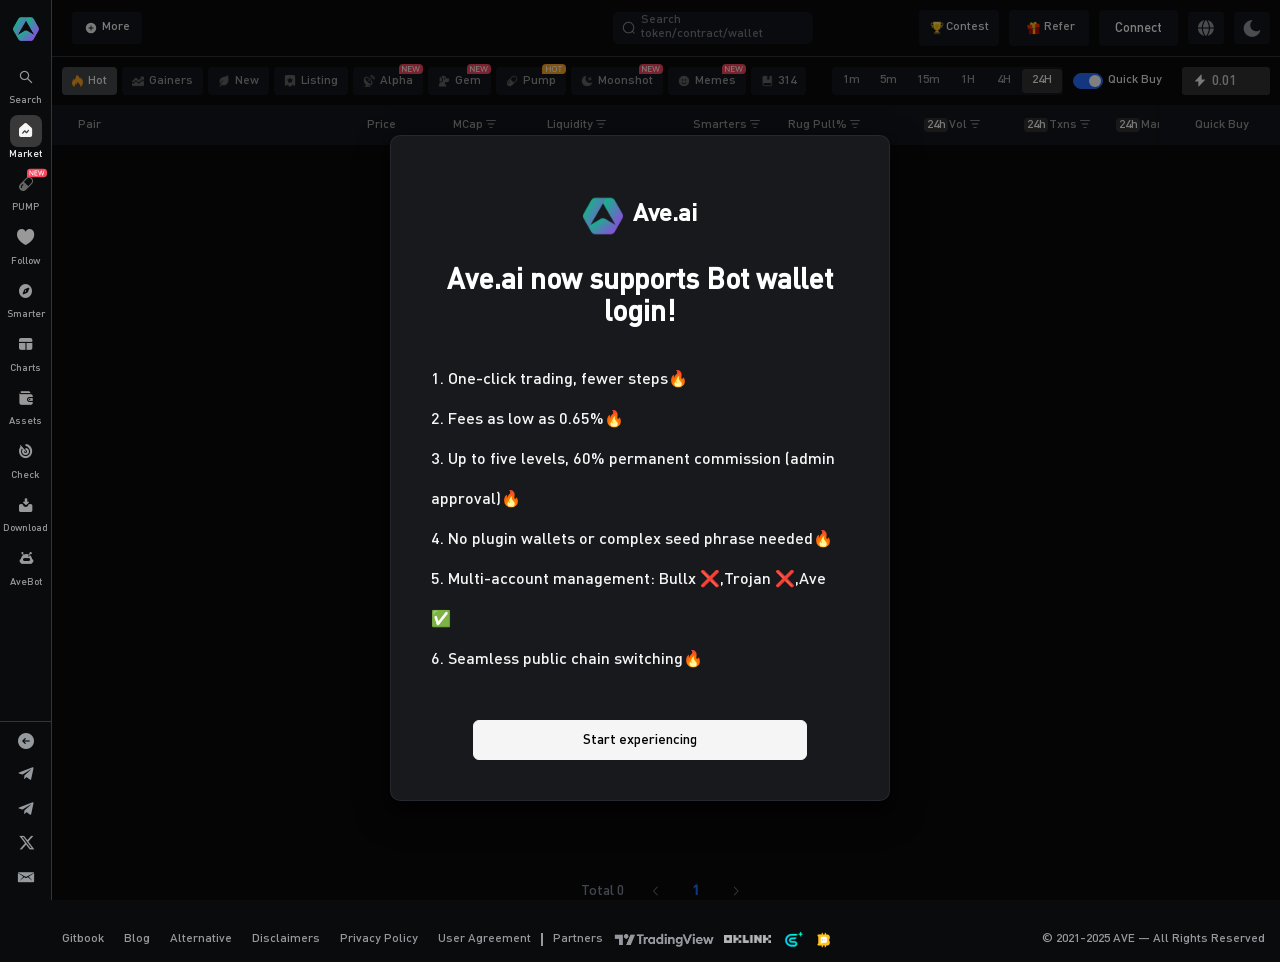
<file: official-verification/index.html>
<!DOCTYPE html><html lang=""><head><meta charset="utf-8"><meta http-equiv="X-UA-Compatible" content="IE=edge"><meta name="viewport" content="width=device-width,initial-scale=1"><title>Official Verification | Ave.ai</title><meta name="title" content="Ave.ai"><meta name="description" content="Ave.ai is the most comprehensive on-chain crypto trading platform, integrating 130+ blockchains and 300+ DEXs for secure, professional, and fast trading. It empowers 7M+ users with advanced token analysis and seamless execution across its App, PC platform, and trading bots."><meta property="og:type" content="website"><meta property="og:url" content="https://ave.ai"><meta property="og:title" content="Ave.ai - The Ultimate Web3 Trading Platform"><meta property="og:description" content="Real-Time Blockchain Data, Price Alerts, Smart Money, KOL, Sniping, Copy-Trading and more."><meta property="og:image" content="https://ave.s3.ap-east-1.amazonaws.com/logo/tg-share.png"><meta property="og:image:width" content="1200"><meta property="og:image:height" content="600"><meta property="twitter:card" content="summary_large_image"><meta property="twitter:url" content="https://ave.ai"><meta property="twitter:title" content="Ave.ai - The Ultimate Web3 Trading Platform"><meta property="twitter:description" content="Real-Time Blockchain Data, Price Alerts, Smart Money, KOL, Sniping, Copy-Trading and more."><meta property="twitter:image" content="https://ave.s3.ap-east-1.amazonaws.com/logo/tg-share.png"><meta property="fb:app_id" content="1024585522541030"><!--[if IE]><link rel="icon" href="/favicon.ico" /><![endif]--><link rel="shortcut icon" href="/favicon.ico"><script async src="https://www.googletagmanager.com/gtag/js?id=G-LFKW8KRD0V"></script><script src="/vemachine.js"></script><style id="antiClickjack">body{display:none !important;}</style><script>if (self === top) {
        var antiClickjack = document.getElementById('antiClickjack')
        antiClickjack.parentNode.removeChild(antiClickjack)
      } else {
        top.location = self.location
      }
      function redirect() {
        // let domains = ['avedex.cc', 'ave.ai', 'opencw.online', 'opencc.club']
        // let isDomain = domains.some(i => location.hostname.includes(i))
        let isMobile = /mobile|phone|pad|pod|iPhone|iPod|ios|iPad|Android|Mobile|BlackBerry|IEMobile|MQQBrowser|JUC|Fennec|wOSBrowser|BrowserNG|WebOS|Symbian|Windows Phone/i.test(navigator.userAgent)
        let isUnRedirectDomains = /(opencc\.club)|(aveaidata\.com)/i.test(location.hostname)
        if (isMobile && location.protocol.includes('http') && !location.host.includes('test') && !isUnRedirectDomains) {
            if(location.pathname == '/rank'){
              location.replace('https://airdrop.ave.ai')
            } else {
              location.replace(location.protocol + '//m.' + location.host + location.pathname + location.search)
            }
        }
      }
      redirect()
      function addScriptJs() {
        let d = (JSON.parse(localStorage.ave_globalConfig || '{}').token_logo_url || 'https://www.iconaves.com/')
        let script = document.createElement('script')
        script.type = 'text/javascript'
        script.src = d + `charting_library/charting_library.standalone.js`
        document.getElementsByTagName('head')[0].appendChild(script)
      }
      addScriptJs()</script><link href="/static/css/Balance-31ecd969.aada7e20.css" rel="prefetch"><link href="/static/css/Chart-21833f8f.9b517720.css" rel="prefetch"><link href="/static/css/Check-31ecd969.3873eb59.css" rel="prefetch"><link href="/static/css/Download-31ecd969.2d7474a4.css" rel="prefetch"><link href="/static/css/Fav-f71cff67.3955f131.css" rel="prefetch"><link href="/static/css/Index-f71cff67.54437e3a.css" rel="prefetch"><link href="/static/css/OfficialVerification-f71cff67.b5f4f597.css" rel="prefetch"><link href="/static/css/Pump-31ecd969.e5929961.css" rel="prefetch"><link href="/static/css/Rank-f71cff67.85b6f28e.css" rel="prefetch"><link href="/static/css/Referral-f71cff67.82a01d85.css" rel="prefetch"><link href="/static/css/Smart-f71cff67.af7cda30.css" rel="prefetch"><link href="/static/css/Token-253ae210.98a811a6.css" rel="prefetch"><link href="/static/css/Token-6a2c624d.4e5b3df2.css" rel="prefetch"><link href="/static/css/Token-f71cff67.44cd3b33.css" rel="prefetch"><link href="/static/css/default-Chart-Token-31ecd969.59e1fb63.css" rel="prefetch"><link href="/static/css/default-Index-Pump-Token-1f80e606.da8563d4.css" rel="prefetch"><link href="/static/js/Balance-31ecd969.6a2c7325.js" rel="prefetch"><link href="/static/js/Chart-21833f8f.7d6d7b34.js" rel="prefetch"><link href="/static/js/Check-31ecd969.d0484654.js" rel="prefetch"><link href="/static/js/Download-31ecd969.f16f9c79.js" rel="prefetch"><link href="/static/js/Fav-f71cff67.c057dda9.js" rel="prefetch"><link href="/static/js/Index-f71cff67.e6b592e0.js" rel="prefetch"><link href="/static/js/Lost-2a317ca3.f0bde9cc.js" rel="prefetch"><link href="/static/js/OfficialVerification-f71cff67.3d55ec12.js" rel="prefetch"><link href="/static/js/Pump-31ecd969.a23459c3.js" rel="prefetch"><link href="/static/js/Rank-f71cff67.48fd9585.js" rel="prefetch"><link href="/static/js/Referral-f71cff67.bf12b9b5.js" rel="prefetch"><link href="/static/js/Smart-f71cff67.2c12ca81.js" rel="prefetch"><link href="/static/js/Token-253ae210.d5db7d6f.js" rel="prefetch"><link href="/static/js/Token-6a2c624d.0a1223e8.js" rel="prefetch"><link href="/static/js/Token-f71cff67.4991cd66.js" rel="prefetch"><link href="/static/js/chunk-2d0cc9a7.7d72dd5b.js" rel="prefetch"><link href="/static/js/chunk-6cbceefd.65727936.js" rel="prefetch"><link href="/static/js/chunk-95565b38.9bbe70e5.js" rel="prefetch"><link href="/static/js/chunk-9b2b69e2.70046dc5.js" rel="prefetch"><link href="/static/js/chunk-d5651ffe.55f8e7cc.js" rel="prefetch"><link href="/static/js/default-Chart-Index-b811f808.6b7d3717.js" rel="prefetch"><link href="/static/js/default-Chart-Token-31ecd969.fc43efdc.js" rel="prefetch"><link href="/static/js/default-Fav-Index-Smart-6bdcf28a.e75e60a6.js" rel="prefetch"><link href="/static/js/default-Fav-Rank-Smart-c18b0473.b0b18695.js" rel="prefetch"><link href="/static/js/default-Fav-Smart-31ecd969.a38544ae.js" rel="prefetch"><link href="/static/js/default-Index-Pump-Token-1f80e606.5aa8b39d.js" rel="prefetch"><link href="/static/js/vendors-Index-Pump-Token-25cb2edc.29214290.js" rel="prefetch"><link href="/static/css/app-06837ae4.37fc1778.css" rel="preload" as="style"><link href="/static/css/app-c714bc7b.90752101.css" rel="preload" as="style"><link href="/static/css/app-cfbf0a2e.84827f6a.css" rel="preload" as="style"><link href="/static/css/app-ec8c427e.143b692c.css" rel="preload" as="style"><link href="/static/js/app-06837ae4.3295c17a.js" rel="preload" as="script"><link href="/static/js/app-0b7a60cc.8b9b6d97.js" rel="preload" as="script"><link href="/static/js/app-167fad9f.aaf0bf0a.js" rel="preload" as="script"><link href="/static/js/app-1f20a385.50b6b26f.js" rel="preload" as="script"><link href="/static/js/app-2a42e354.aa9a592b.js" rel="preload" as="script"><link href="/static/js/app-33e35537.77df16f8.js" rel="preload" as="script"><link href="/static/js/app-4939e289.cd8e66b5.js" rel="preload" as="script"><link href="/static/js/app-6484b8ce.4f20cd66.js" rel="preload" as="script"><link href="/static/js/app-6f84c08c.fa4eab03.js" rel="preload" as="script"><link href="/static/js/app-72f93981.fbfb8a3f.js" rel="preload" as="script"><link href="/static/js/app-73914085.e6f824af.js" rel="preload" as="script"><link href="/static/js/app-748942c6.7c863b9a.js" rel="preload" as="script"><link href="/static/js/app-84f69768.55d66357.js" rel="preload" as="script"><link href="/static/js/app-9187ef67.4600008b.js" rel="preload" as="script"><link href="/static/js/app-94629317.9eea39f7.js" rel="preload" as="script"><link href="/static/js/app-968c033f.8b3df958.js" rel="preload" as="script"><link href="/static/js/app-9af05477.8c2b6226.js" rel="preload" as="script"><link href="/static/js/app-a97bfcba.e147e7b3.js" rel="preload" as="script"><link href="/static/js/app-aeb57120.3f71007f.js" rel="preload" as="script"><link href="/static/js/app-b5906859.003216a8.js" rel="preload" as="script"><link href="/static/js/app-c259bd06.c86922e0.js" rel="preload" as="script"><link href="/static/js/app-c714bc7b.75ef8de4.js" rel="preload" as="script"><link href="/static/js/app-cfbf0a2e.1fe8209d.js" rel="preload" as="script"><link href="/static/js/app-db300d2f.b8a180e0.js" rel="preload" as="script"><link href="/static/js/app-ec8c427e.7d0ce44b.js" rel="preload" as="script"><link href="/static/js/app-f9ca8911.51fda257.js" rel="preload" as="script"><link href="/static/js/runtime.46d0d7c2.js" rel="preload" as="script"><link href="/static/css/app-ec8c427e.143b692c.css" rel="stylesheet"><link href="/static/css/app-cfbf0a2e.84827f6a.css" rel="stylesheet"><link href="/static/css/app-06837ae4.37fc1778.css" rel="stylesheet"><link href="/static/css/app-c714bc7b.90752101.css" rel="stylesheet"><link rel="icon" type="image/png" sizes="32x32" href="/img/icons/favicon-32x32.png"><link rel="icon" type="image/png" sizes="16x16" href="/img/icons/favicon-16x16.png"><link rel="manifest" href="/manifest.json"><meta name="theme-color" content="#131722"><meta name="apple-mobile-web-app-capable" content="yes"><meta name="apple-mobile-web-app-status-bar-style" content="default"><meta name="apple-mobile-web-app-title" content="Ave"><link rel="apple-touch-icon" href="/img/icons/apple-touch-icon-152x152.png"><link rel="mask-icon" href="/img/icons/safari-pinned-tab.svg" color="#131722"><meta name="msapplication-TileImage" content="/img/icons/msapplication-icon-144x144.png"><meta name="msapplication-TileColor" content="#000000"></head><body><noscript><strong>We're sorry but avedex doesn't work properly without JavaScript enabled. Please enable it to continue.</strong></noscript><div id="app"></div><script>window.dataLayer = window.dataLayer || [];
      function gtag(){dataLayer.push(arguments);}
      gtag('js', new Date());

      gtag('config', 'G-LFKW8KRD0V');
      // //添加红包雨
      // ;(function () {
      //   var script = document.createElement('script')
      //   script.onload = function () {
      //     MapleRedPacketSDK.initMapleRedPacket({
      //       platform: "ave"
      //     }).renderToBody()
      //   }
      //   script.defer = true
      //   script.src = 'https://unpkg.com/@maple-tech/red-packet-sdk/dist/index.iife.js'
      //   document.body.appendChild(script)
      // })()</script><script src="/static/js/runtime.46d0d7c2.js"></script><script src="/static/js/app-748942c6.7c863b9a.js"></script><script src="/static/js/app-6f84c08c.fa4eab03.js"></script><script src="/static/js/app-9af05477.8c2b6226.js"></script><script src="/static/js/app-84f69768.55d66357.js"></script><script src="/static/js/app-94629317.9eea39f7.js"></script><script src="/static/js/app-968c033f.8b3df958.js"></script><script src="/static/js/app-167fad9f.aaf0bf0a.js"></script><script src="/static/js/app-2a42e354.aa9a592b.js"></script><script src="/static/js/app-b5906859.003216a8.js"></script><script src="/static/js/app-72f93981.fbfb8a3f.js"></script><script src="/static/js/app-db300d2f.b8a180e0.js"></script><script src="/static/js/app-9187ef67.4600008b.js"></script><script src="/static/js/app-4939e289.cd8e66b5.js"></script><script src="/static/js/app-c259bd06.c86922e0.js"></script><script src="/static/js/app-aeb57120.3f71007f.js"></script><script src="/static/js/app-6484b8ce.4f20cd66.js"></script><script src="/static/js/app-0b7a60cc.8b9b6d97.js"></script><script src="/static/js/app-73914085.e6f824af.js"></script><script src="/static/js/app-1f20a385.50b6b26f.js"></script><script src="/static/js/app-f9ca8911.51fda257.js"></script><script src="/static/js/app-ec8c427e.7d0ce44b.js"></script><script src="/static/js/app-cfbf0a2e.1fe8209d.js"></script><script src="/static/js/app-33e35537.77df16f8.js"></script><script src="/static/js/app-06837ae4.3295c17a.js"></script><script src="/static/js/app-a97bfcba.e147e7b3.js"></script><script src="/static/js/app-c714bc7b.75ef8de4.js"></script></body></html>
</file>
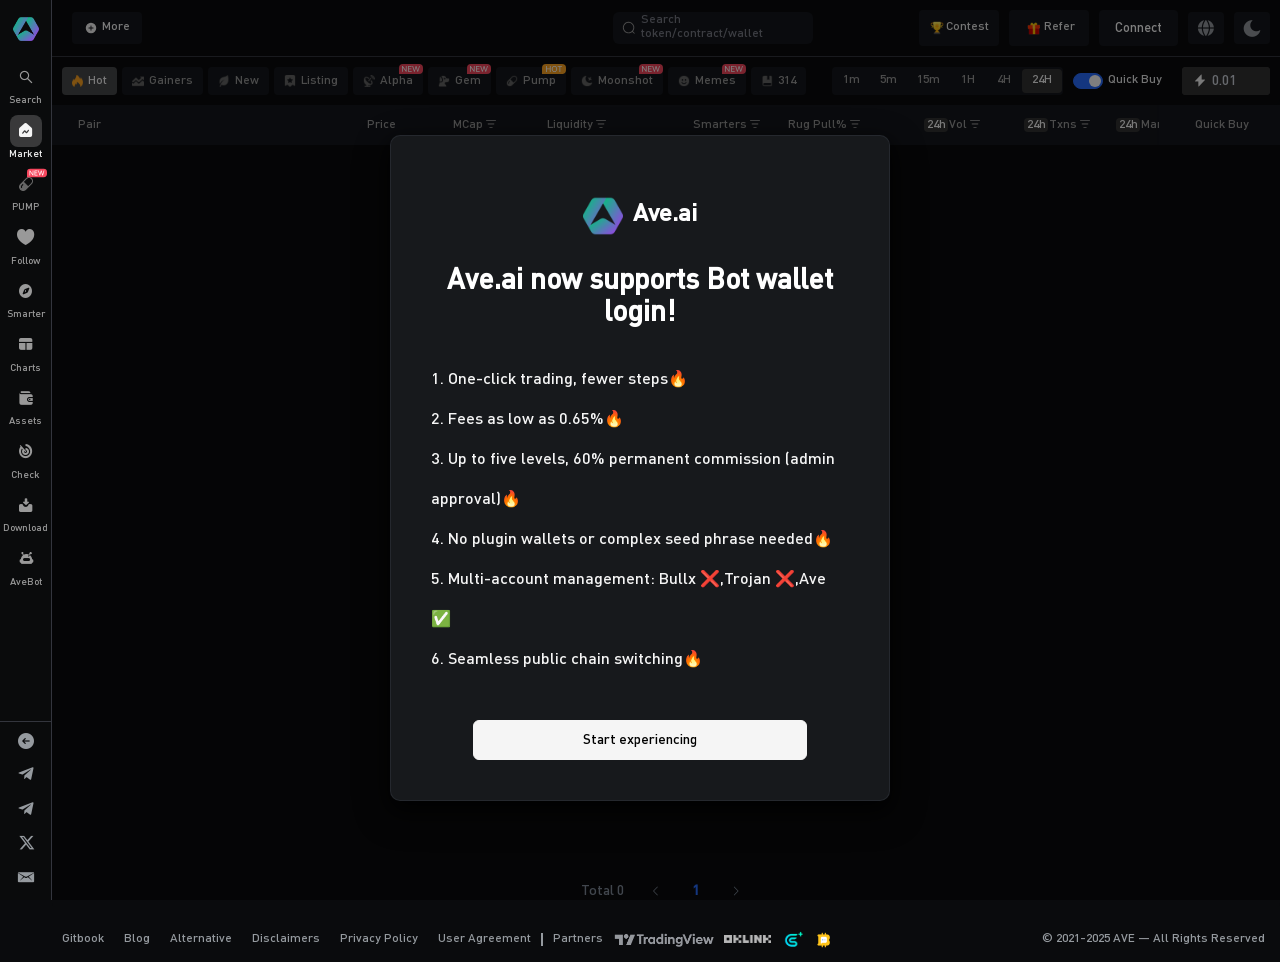
<file: smart/index.html>
<!DOCTYPE html><html lang=""><head><meta charset="utf-8"><meta http-equiv="X-UA-Compatible" content="IE=edge"><meta name="viewport" content="width=device-width,initial-scale=1"><title>Smart | Ave.ai</title><meta name="title" content="Ave.ai"><meta name="description" content="Ave.ai is the most comprehensive on-chain crypto trading platform, integrating 130+ blockchains and 300+ DEXs for secure, professional, and fast trading. It empowers 7M+ users with advanced token analysis and seamless execution across its App, PC platform, and trading bots."><meta property="og:type" content="website"><meta property="og:url" content="https://ave.ai"><meta property="og:title" content="Ave.ai - The Ultimate Web3 Trading Platform"><meta property="og:description" content="Real-Time Blockchain Data, Price Alerts, Smart Money, KOL, Sniping, Copy-Trading and more."><meta property="og:image" content="https://ave.s3.ap-east-1.amazonaws.com/logo/tg-share.png"><meta property="og:image:width" content="1200"><meta property="og:image:height" content="600"><meta property="twitter:card" content="summary_large_image"><meta property="twitter:url" content="https://ave.ai"><meta property="twitter:title" content="Ave.ai - The Ultimate Web3 Trading Platform"><meta property="twitter:description" content="Real-Time Blockchain Data, Price Alerts, Smart Money, KOL, Sniping, Copy-Trading and more."><meta property="twitter:image" content="https://ave.s3.ap-east-1.amazonaws.com/logo/tg-share.png"><meta property="fb:app_id" content="1024585522541030"><!--[if IE]><link rel="icon" href="/favicon.ico" /><![endif]--><link rel="shortcut icon" href="/favicon.ico"><script async src="https://www.googletagmanager.com/gtag/js?id=G-LFKW8KRD0V"></script><script src="/vemachine.js"></script><style id="antiClickjack">body{display:none !important;}</style><script>if (self === top) {
        var antiClickjack = document.getElementById('antiClickjack')
        antiClickjack.parentNode.removeChild(antiClickjack)
      } else {
        top.location = self.location
      }
      function redirect() {
        // let domains = ['avedex.cc', 'ave.ai', 'opencw.online', 'opencc.club']
        // let isDomain = domains.some(i => location.hostname.includes(i))
        let isMobile = /mobile|phone|pad|pod|iPhone|iPod|ios|iPad|Android|Mobile|BlackBerry|IEMobile|MQQBrowser|JUC|Fennec|wOSBrowser|BrowserNG|WebOS|Symbian|Windows Phone/i.test(navigator.userAgent)
        let isUnRedirectDomains = /(opencc\.club)|(aveaidata\.com)/i.test(location.hostname)
        if (isMobile && location.protocol.includes('http') && !location.host.includes('test') && !isUnRedirectDomains) {
            if(location.pathname == '/rank'){
              location.replace('https://airdrop.ave.ai')
            } else {
              location.replace(location.protocol + '//m.' + location.host + location.pathname + location.search)
            }
        }
      }
      redirect()
      function addScriptJs() {
        let d = (JSON.parse(localStorage.ave_globalConfig || '{}').token_logo_url || 'https://www.iconaves.com/')
        let script = document.createElement('script')
        script.type = 'text/javascript'
        script.src = d + `charting_library/charting_library.standalone.js`
        document.getElementsByTagName('head')[0].appendChild(script)
      }
      addScriptJs()</script><link href="/static/css/Balance-31ecd969.aada7e20.css" rel="prefetch"><link href="/static/css/Chart-21833f8f.9b517720.css" rel="prefetch"><link href="/static/css/Check-31ecd969.3873eb59.css" rel="prefetch"><link href="/static/css/Download-31ecd969.2d7474a4.css" rel="prefetch"><link href="/static/css/Fav-f71cff67.3955f131.css" rel="prefetch"><link href="/static/css/Index-f71cff67.54437e3a.css" rel="prefetch"><link href="/static/css/OfficialVerification-f71cff67.b5f4f597.css" rel="prefetch"><link href="/static/css/Pump-31ecd969.e5929961.css" rel="prefetch"><link href="/static/css/Rank-f71cff67.85b6f28e.css" rel="prefetch"><link href="/static/css/Referral-f71cff67.82a01d85.css" rel="prefetch"><link href="/static/css/Smart-f71cff67.af7cda30.css" rel="prefetch"><link href="/static/css/Token-253ae210.98a811a6.css" rel="prefetch"><link href="/static/css/Token-6a2c624d.4e5b3df2.css" rel="prefetch"><link href="/static/css/Token-f71cff67.44cd3b33.css" rel="prefetch"><link href="/static/css/default-Chart-Token-31ecd969.59e1fb63.css" rel="prefetch"><link href="/static/css/default-Index-Pump-Token-1f80e606.da8563d4.css" rel="prefetch"><link href="/static/js/Balance-31ecd969.6a2c7325.js" rel="prefetch"><link href="/static/js/Chart-21833f8f.7d6d7b34.js" rel="prefetch"><link href="/static/js/Check-31ecd969.d0484654.js" rel="prefetch"><link href="/static/js/Download-31ecd969.f16f9c79.js" rel="prefetch"><link href="/static/js/Fav-f71cff67.c057dda9.js" rel="prefetch"><link href="/static/js/Index-f71cff67.e6b592e0.js" rel="prefetch"><link href="/static/js/Lost-2a317ca3.f0bde9cc.js" rel="prefetch"><link href="/static/js/OfficialVerification-f71cff67.3d55ec12.js" rel="prefetch"><link href="/static/js/Pump-31ecd969.a23459c3.js" rel="prefetch"><link href="/static/js/Rank-f71cff67.48fd9585.js" rel="prefetch"><link href="/static/js/Referral-f71cff67.bf12b9b5.js" rel="prefetch"><link href="/static/js/Smart-f71cff67.2c12ca81.js" rel="prefetch"><link href="/static/js/Token-253ae210.d5db7d6f.js" rel="prefetch"><link href="/static/js/Token-6a2c624d.0a1223e8.js" rel="prefetch"><link href="/static/js/Token-f71cff67.4991cd66.js" rel="prefetch"><link href="/static/js/chunk-2d0cc9a7.7d72dd5b.js" rel="prefetch"><link href="/static/js/chunk-6cbceefd.65727936.js" rel="prefetch"><link href="/static/js/chunk-95565b38.9bbe70e5.js" rel="prefetch"><link href="/static/js/chunk-9b2b69e2.70046dc5.js" rel="prefetch"><link href="/static/js/chunk-d5651ffe.55f8e7cc.js" rel="prefetch"><link href="/static/js/default-Chart-Index-b811f808.6b7d3717.js" rel="prefetch"><link href="/static/js/default-Chart-Token-31ecd969.fc43efdc.js" rel="prefetch"><link href="/static/js/default-Fav-Index-Smart-6bdcf28a.e75e60a6.js" rel="prefetch"><link href="/static/js/default-Fav-Rank-Smart-c18b0473.b0b18695.js" rel="prefetch"><link href="/static/js/default-Fav-Smart-31ecd969.a38544ae.js" rel="prefetch"><link href="/static/js/default-Index-Pump-Token-1f80e606.5aa8b39d.js" rel="prefetch"><link href="/static/js/vendors-Index-Pump-Token-25cb2edc.29214290.js" rel="prefetch"><link href="/static/css/app-06837ae4.37fc1778.css" rel="preload" as="style"><link href="/static/css/app-c714bc7b.90752101.css" rel="preload" as="style"><link href="/static/css/app-cfbf0a2e.84827f6a.css" rel="preload" as="style"><link href="/static/css/app-ec8c427e.143b692c.css" rel="preload" as="style"><link href="/static/js/app-06837ae4.3295c17a.js" rel="preload" as="script"><link href="/static/js/app-0b7a60cc.8b9b6d97.js" rel="preload" as="script"><link href="/static/js/app-167fad9f.aaf0bf0a.js" rel="preload" as="script"><link href="/static/js/app-1f20a385.50b6b26f.js" rel="preload" as="script"><link href="/static/js/app-2a42e354.aa9a592b.js" rel="preload" as="script"><link href="/static/js/app-33e35537.77df16f8.js" rel="preload" as="script"><link href="/static/js/app-4939e289.cd8e66b5.js" rel="preload" as="script"><link href="/static/js/app-6484b8ce.4f20cd66.js" rel="preload" as="script"><link href="/static/js/app-6f84c08c.fa4eab03.js" rel="preload" as="script"><link href="/static/js/app-72f93981.fbfb8a3f.js" rel="preload" as="script"><link href="/static/js/app-73914085.e6f824af.js" rel="preload" as="script"><link href="/static/js/app-748942c6.7c863b9a.js" rel="preload" as="script"><link href="/static/js/app-84f69768.55d66357.js" rel="preload" as="script"><link href="/static/js/app-9187ef67.4600008b.js" rel="preload" as="script"><link href="/static/js/app-94629317.9eea39f7.js" rel="preload" as="script"><link href="/static/js/app-968c033f.8b3df958.js" rel="preload" as="script"><link href="/static/js/app-9af05477.8c2b6226.js" rel="preload" as="script"><link href="/static/js/app-a97bfcba.e147e7b3.js" rel="preload" as="script"><link href="/static/js/app-aeb57120.3f71007f.js" rel="preload" as="script"><link href="/static/js/app-b5906859.003216a8.js" rel="preload" as="script"><link href="/static/js/app-c259bd06.c86922e0.js" rel="preload" as="script"><link href="/static/js/app-c714bc7b.75ef8de4.js" rel="preload" as="script"><link href="/static/js/app-cfbf0a2e.1fe8209d.js" rel="preload" as="script"><link href="/static/js/app-db300d2f.b8a180e0.js" rel="preload" as="script"><link href="/static/js/app-ec8c427e.7d0ce44b.js" rel="preload" as="script"><link href="/static/js/app-f9ca8911.51fda257.js" rel="preload" as="script"><link href="/static/js/runtime.46d0d7c2.js" rel="preload" as="script"><link href="/static/css/app-ec8c427e.143b692c.css" rel="stylesheet"><link href="/static/css/app-cfbf0a2e.84827f6a.css" rel="stylesheet"><link href="/static/css/app-06837ae4.37fc1778.css" rel="stylesheet"><link href="/static/css/app-c714bc7b.90752101.css" rel="stylesheet"><link rel="icon" type="image/png" sizes="32x32" href="/img/icons/favicon-32x32.png"><link rel="icon" type="image/png" sizes="16x16" href="/img/icons/favicon-16x16.png"><link rel="manifest" href="/manifest.json"><meta name="theme-color" content="#131722"><meta name="apple-mobile-web-app-capable" content="yes"><meta name="apple-mobile-web-app-status-bar-style" content="default"><meta name="apple-mobile-web-app-title" content="Ave"><link rel="apple-touch-icon" href="/img/icons/apple-touch-icon-152x152.png"><link rel="mask-icon" href="/img/icons/safari-pinned-tab.svg" color="#131722"><meta name="msapplication-TileImage" content="/img/icons/msapplication-icon-144x144.png"><meta name="msapplication-TileColor" content="#000000"></head><body><noscript><strong>We're sorry but avedex doesn't work properly without JavaScript enabled. Please enable it to continue.</strong></noscript><div id="app"></div><script>window.dataLayer = window.dataLayer || [];
      function gtag(){dataLayer.push(arguments);}
      gtag('js', new Date());

      gtag('config', 'G-LFKW8KRD0V');
      // //添加红包雨
      // ;(function () {
      //   var script = document.createElement('script')
      //   script.onload = function () {
      //     MapleRedPacketSDK.initMapleRedPacket({
      //       platform: "ave"
      //     }).renderToBody()
      //   }
      //   script.defer = true
      //   script.src = 'https://unpkg.com/@maple-tech/red-packet-sdk/dist/index.iife.js'
      //   document.body.appendChild(script)
      // })()</script><script src="/static/js/runtime.46d0d7c2.js"></script><script src="/static/js/app-748942c6.7c863b9a.js"></script><script src="/static/js/app-6f84c08c.fa4eab03.js"></script><script src="/static/js/app-9af05477.8c2b6226.js"></script><script src="/static/js/app-84f69768.55d66357.js"></script><script src="/static/js/app-94629317.9eea39f7.js"></script><script src="/static/js/app-968c033f.8b3df958.js"></script><script src="/static/js/app-167fad9f.aaf0bf0a.js"></script><script src="/static/js/app-2a42e354.aa9a592b.js"></script><script src="/static/js/app-b5906859.003216a8.js"></script><script src="/static/js/app-72f93981.fbfb8a3f.js"></script><script src="/static/js/app-db300d2f.b8a180e0.js"></script><script src="/static/js/app-9187ef67.4600008b.js"></script><script src="/static/js/app-4939e289.cd8e66b5.js"></script><script src="/static/js/app-c259bd06.c86922e0.js"></script><script src="/static/js/app-aeb57120.3f71007f.js"></script><script src="/static/js/app-6484b8ce.4f20cd66.js"></script><script src="/static/js/app-0b7a60cc.8b9b6d97.js"></script><script src="/static/js/app-73914085.e6f824af.js"></script><script src="/static/js/app-1f20a385.50b6b26f.js"></script><script src="/static/js/app-f9ca8911.51fda257.js"></script><script src="/static/js/app-ec8c427e.7d0ce44b.js"></script><script src="/static/js/app-cfbf0a2e.1fe8209d.js"></script><script src="/static/js/app-33e35537.77df16f8.js"></script><script src="/static/js/app-06837ae4.3295c17a.js"></script><script src="/static/js/app-a97bfcba.e147e7b3.js"></script><script src="/static/js/app-c714bc7b.75ef8de4.js"></script></body></html>
</file>
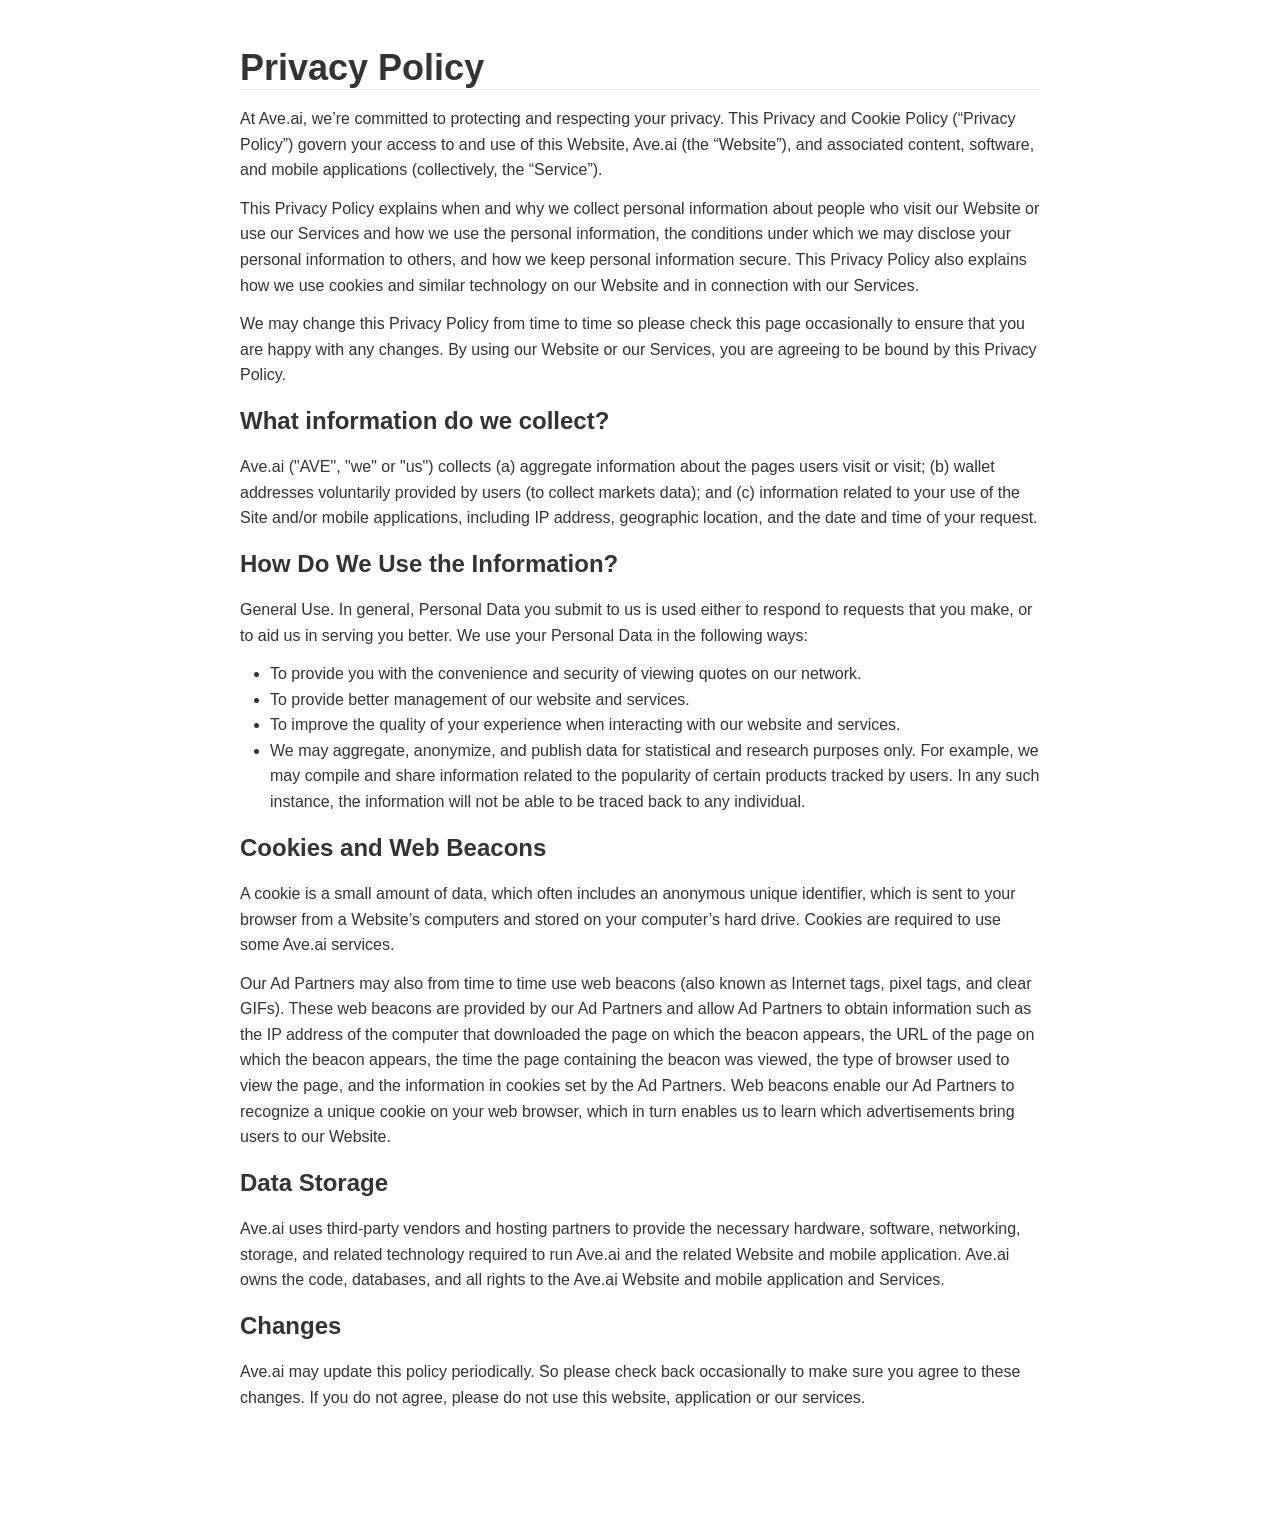
<file: privacy.html>
<!doctype html>
<html>
<head>
<meta charset='UTF-8'><meta name='viewport' content='width=device-width initial-scale=1'>
<link rel="icon" href="favicon.ico" />
<link rel="shortcut icon" href="favicon.ico" />
<title>Privacy Policy | Ave.ai</title>
<style>
  /* cyrillic-ext */
@font-face {
  font-family: 'Open Sans';
  font-style: italic;
  font-weight: 400;
  font-stretch: 100%;
  src: url(https://gstatic.loli.net/s/opensans/v27/memtYaGs126MiZpBA-UFUIcVXSCEkx2cmqvXlWqWtE6FxZCJgvAQ.woff2) format('woff2');
  unicode-range: U+0460-052F, U+1C80-1C88, U+20B4, U+2DE0-2DFF, U+A640-A69F, U+FE2E-FE2F;
}
/* cyrillic */
@font-face {
  font-family: 'Open Sans';
  font-style: italic;
  font-weight: 400;
  font-stretch: 100%;
  src: url(https://gstatic.loli.net/s/opensans/v27/memtYaGs126MiZpBA-UFUIcVXSCEkx2cmqvXlWqWvU6FxZCJgvAQ.woff2) format('woff2');
  unicode-range: U+0400-045F, U+0490-0491, U+04B0-04B1, U+2116;
}
/* greek-ext */
@font-face {
  font-family: 'Open Sans';
  font-style: italic;
  font-weight: 400;
  font-stretch: 100%;
  src: url(https://gstatic.loli.net/s/opensans/v27/memtYaGs126MiZpBA-UFUIcVXSCEkx2cmqvXlWqWtU6FxZCJgvAQ.woff2) format('woff2');
  unicode-range: U+1F00-1FFF;
}
/* greek */
@font-face {
  font-family: 'Open Sans';
  font-style: italic;
  font-weight: 400;
  font-stretch: 100%;
  src: url(https://gstatic.loli.net/s/opensans/v27/memtYaGs126MiZpBA-UFUIcVXSCEkx2cmqvXlWqWuk6FxZCJgvAQ.woff2) format('woff2');
  unicode-range: U+0370-03FF;
}
/* hebrew */
@font-face {
  font-family: 'Open Sans';
  font-style: italic;
  font-weight: 400;
  font-stretch: 100%;
  src: url(https://gstatic.loli.net/s/opensans/v27/memtYaGs126MiZpBA-UFUIcVXSCEkx2cmqvXlWqWu06FxZCJgvAQ.woff2) format('woff2');
  unicode-range: U+0590-05FF, U+20AA, U+25CC, U+FB1D-FB4F;
}
/* vietnamese */
@font-face {
  font-family: 'Open Sans';
  font-style: italic;
  font-weight: 400;
  font-stretch: 100%;
  src: url(https://gstatic.loli.net/s/opensans/v27/memtYaGs126MiZpBA-UFUIcVXSCEkx2cmqvXlWqWtk6FxZCJgvAQ.woff2) format('woff2');
  unicode-range: U+0102-0103, U+0110-0111, U+0128-0129, U+0168-0169, U+01A0-01A1, U+01AF-01B0, U+1EA0-1EF9, U+20AB;
}
/* latin-ext */
@font-face {
  font-family: 'Open Sans';
  font-style: italic;
  font-weight: 400;
  font-stretch: 100%;
  src: url(https://gstatic.loli.net/s/opensans/v27/memtYaGs126MiZpBA-UFUIcVXSCEkx2cmqvXlWqWt06FxZCJgvAQ.woff2) format('woff2');
  unicode-range: U+0100-024F, U+0259, U+1E00-1EFF, U+2020, U+20A0-20AB, U+20AD-20CF, U+2113, U+2C60-2C7F, U+A720-A7FF;
}
/* latin */
@font-face {
  font-family: 'Open Sans';
  font-style: italic;
  font-weight: 400;
  font-stretch: 100%;
  src: url(https://gstatic.loli.net/s/opensans/v27/memtYaGs126MiZpBA-UFUIcVXSCEkx2cmqvXlWqWuU6FxZCJgg.woff2) format('woff2');
  unicode-range: U+0000-00FF, U+0131, U+0152-0153, U+02BB-02BC, U+02C6, U+02DA, U+02DC, U+2000-206F, U+2074, U+20AC, U+2122, U+2191, U+2193, U+2212, U+2215, U+FEFF, U+FFFD;
}
/* cyrillic-ext */
@font-face {
  font-family: 'Open Sans';
  font-style: italic;
  font-weight: 700;
  font-stretch: 100%;
  src: url(https://gstatic.loli.net/s/opensans/v27/memtYaGs126MiZpBA-UFUIcVXSCEkx2cmqvXlWqWtE6FxZCJgvAQ.woff2) format('woff2');
  unicode-range: U+0460-052F, U+1C80-1C88, U+20B4, U+2DE0-2DFF, U+A640-A69F, U+FE2E-FE2F;
}
/* cyrillic */
@font-face {
  font-family: 'Open Sans';
  font-style: italic;
  font-weight: 700;
  font-stretch: 100%;
  src: url(https://gstatic.loli.net/s/opensans/v27/memtYaGs126MiZpBA-UFUIcVXSCEkx2cmqvXlWqWvU6FxZCJgvAQ.woff2) format('woff2');
  unicode-range: U+0400-045F, U+0490-0491, U+04B0-04B1, U+2116;
}
/* greek-ext */
@font-face {
  font-family: 'Open Sans';
  font-style: italic;
  font-weight: 700;
  font-stretch: 100%;
  src: url(https://gstatic.loli.net/s/opensans/v27/memtYaGs126MiZpBA-UFUIcVXSCEkx2cmqvXlWqWtU6FxZCJgvAQ.woff2) format('woff2');
  unicode-range: U+1F00-1FFF;
}
/* greek */
@font-face {
  font-family: 'Open Sans';
  font-style: italic;
  font-weight: 700;
  font-stretch: 100%;
  src: url(https://gstatic.loli.net/s/opensans/v27/memtYaGs126MiZpBA-UFUIcVXSCEkx2cmqvXlWqWuk6FxZCJgvAQ.woff2) format('woff2');
  unicode-range: U+0370-03FF;
}
/* hebrew */
@font-face {
  font-family: 'Open Sans';
  font-style: italic;
  font-weight: 700;
  font-stretch: 100%;
  src: url(https://gstatic.loli.net/s/opensans/v27/memtYaGs126MiZpBA-UFUIcVXSCEkx2cmqvXlWqWu06FxZCJgvAQ.woff2) format('woff2');
  unicode-range: U+0590-05FF, U+20AA, U+25CC, U+FB1D-FB4F;
}
/* vietnamese */
@font-face {
  font-family: 'Open Sans';
  font-style: italic;
  font-weight: 700;
  font-stretch: 100%;
  src: url(https://gstatic.loli.net/s/opensans/v27/memtYaGs126MiZpBA-UFUIcVXSCEkx2cmqvXlWqWtk6FxZCJgvAQ.woff2) format('woff2');
  unicode-range: U+0102-0103, U+0110-0111, U+0128-0129, U+0168-0169, U+01A0-01A1, U+01AF-01B0, U+1EA0-1EF9, U+20AB;
}
/* latin-ext */
@font-face {
  font-family: 'Open Sans';
  font-style: italic;
  font-weight: 700;
  font-stretch: 100%;
  src: url(https://gstatic.loli.net/s/opensans/v27/memtYaGs126MiZpBA-UFUIcVXSCEkx2cmqvXlWqWt06FxZCJgvAQ.woff2) format('woff2');
  unicode-range: U+0100-024F, U+0259, U+1E00-1EFF, U+2020, U+20A0-20AB, U+20AD-20CF, U+2113, U+2C60-2C7F, U+A720-A7FF;
}
/* latin */
@font-face {
  font-family: 'Open Sans';
  font-style: italic;
  font-weight: 700;
  font-stretch: 100%;
  src: url(https://gstatic.loli.net/s/opensans/v27/memtYaGs126MiZpBA-UFUIcVXSCEkx2cmqvXlWqWuU6FxZCJgg.woff2) format('woff2');
  unicode-range: U+0000-00FF, U+0131, U+0152-0153, U+02BB-02BC, U+02C6, U+02DA, U+02DC, U+2000-206F, U+2074, U+20AC, U+2122, U+2191, U+2193, U+2212, U+2215, U+FEFF, U+FFFD;
}
/* cyrillic-ext */
@font-face {
  font-family: 'Open Sans';
  font-style: normal;
  font-weight: 400;
  font-stretch: 100%;
  src: url(https://gstatic.loli.net/s/opensans/v27/memvYaGs126MiZpBA-UvWbX2vVnXBbObj2OVTSKmu0SC55K5gw.woff2) format('woff2');
  unicode-range: U+0460-052F, U+1C80-1C88, U+20B4, U+2DE0-2DFF, U+A640-A69F, U+FE2E-FE2F;
}
/* cyrillic */
@font-face {
  font-family: 'Open Sans';
  font-style: normal;
  font-weight: 400;
  font-stretch: 100%;
  src: url(https://gstatic.loli.net/s/opensans/v27/memvYaGs126MiZpBA-UvWbX2vVnXBbObj2OVTSumu0SC55K5gw.woff2) format('woff2');
  unicode-range: U+0400-045F, U+0490-0491, U+04B0-04B1, U+2116;
}
/* greek-ext */
@font-face {
  font-family: 'Open Sans';
  font-style: normal;
  font-weight: 400;
  font-stretch: 100%;
  src: url(https://gstatic.loli.net/s/opensans/v27/memvYaGs126MiZpBA-UvWbX2vVnXBbObj2OVTSOmu0SC55K5gw.woff2) format('woff2');
  unicode-range: U+1F00-1FFF;
}
/* greek */
@font-face {
  font-family: 'Open Sans';
  font-style: normal;
  font-weight: 400;
  font-stretch: 100%;
  src: url(https://gstatic.loli.net/s/opensans/v27/memvYaGs126MiZpBA-UvWbX2vVnXBbObj2OVTSymu0SC55K5gw.woff2) format('woff2');
  unicode-range: U+0370-03FF;
}
/* hebrew */
@font-face {
  font-family: 'Open Sans';
  font-style: normal;
  font-weight: 400;
  font-stretch: 100%;
  src: url(https://gstatic.loli.net/s/opensans/v27/memvYaGs126MiZpBA-UvWbX2vVnXBbObj2OVTS2mu0SC55K5gw.woff2) format('woff2');
  unicode-range: U+0590-05FF, U+20AA, U+25CC, U+FB1D-FB4F;
}
/* vietnamese */
@font-face {
  font-family: 'Open Sans';
  font-style: normal;
  font-weight: 400;
  font-stretch: 100%;
  src: url(https://gstatic.loli.net/s/opensans/v27/memvYaGs126MiZpBA-UvWbX2vVnXBbObj2OVTSCmu0SC55K5gw.woff2) format('woff2');
  unicode-range: U+0102-0103, U+0110-0111, U+0128-0129, U+0168-0169, U+01A0-01A1, U+01AF-01B0, U+1EA0-1EF9, U+20AB;
}
/* latin-ext */
@font-face {
  font-family: 'Open Sans';
  font-style: normal;
  font-weight: 400;
  font-stretch: 100%;
  src: url(https://gstatic.loli.net/s/opensans/v27/memvYaGs126MiZpBA-UvWbX2vVnXBbObj2OVTSGmu0SC55K5gw.woff2) format('woff2');
  unicode-range: U+0100-024F, U+0259, U+1E00-1EFF, U+2020, U+20A0-20AB, U+20AD-20CF, U+2113, U+2C60-2C7F, U+A720-A7FF;
}
/* latin */
@font-face {
  font-family: 'Open Sans';
  font-style: normal;
  font-weight: 400;
  font-stretch: 100%;
  src: url(https://gstatic.loli.net/s/opensans/v27/memvYaGs126MiZpBA-UvWbX2vVnXBbObj2OVTS-mu0SC55I.woff2) format('woff2');
  unicode-range: U+0000-00FF, U+0131, U+0152-0153, U+02BB-02BC, U+02C6, U+02DA, U+02DC, U+2000-206F, U+2074, U+20AC, U+2122, U+2191, U+2193, U+2212, U+2215, U+FEFF, U+FFFD;
}
/* cyrillic-ext */
@font-face {
  font-family: 'Open Sans';
  font-style: normal;
  font-weight: 700;
  font-stretch: 100%;
  src: url(https://gstatic.loli.net/s/opensans/v27/memvYaGs126MiZpBA-UvWbX2vVnXBbObj2OVTSKmu0SC55K5gw.woff2) format('woff2');
  unicode-range: U+0460-052F, U+1C80-1C88, U+20B4, U+2DE0-2DFF, U+A640-A69F, U+FE2E-FE2F;
}
/* cyrillic */
@font-face {
  font-family: 'Open Sans';
  font-style: normal;
  font-weight: 700;
  font-stretch: 100%;
  src: url(https://gstatic.loli.net/s/opensans/v27/memvYaGs126MiZpBA-UvWbX2vVnXBbObj2OVTSumu0SC55K5gw.woff2) format('woff2');
  unicode-range: U+0400-045F, U+0490-0491, U+04B0-04B1, U+2116;
}
/* greek-ext */
@font-face {
  font-family: 'Open Sans';
  font-style: normal;
  font-weight: 700;
  font-stretch: 100%;
  src: url(https://gstatic.loli.net/s/opensans/v27/memvYaGs126MiZpBA-UvWbX2vVnXBbObj2OVTSOmu0SC55K5gw.woff2) format('woff2');
  unicode-range: U+1F00-1FFF;
}
/* greek */
@font-face {
  font-family: 'Open Sans';
  font-style: normal;
  font-weight: 700;
  font-stretch: 100%;
  src: url(https://gstatic.loli.net/s/opensans/v27/memvYaGs126MiZpBA-UvWbX2vVnXBbObj2OVTSymu0SC55K5gw.woff2) format('woff2');
  unicode-range: U+0370-03FF;
}
/* hebrew */
@font-face {
  font-family: 'Open Sans';
  font-style: normal;
  font-weight: 700;
  font-stretch: 100%;
  src: url(https://gstatic.loli.net/s/opensans/v27/memvYaGs126MiZpBA-UvWbX2vVnXBbObj2OVTS2mu0SC55K5gw.woff2) format('woff2');
  unicode-range: U+0590-05FF, U+20AA, U+25CC, U+FB1D-FB4F;
}
/* vietnamese */
@font-face {
  font-family: 'Open Sans';
  font-style: normal;
  font-weight: 700;
  font-stretch: 100%;
  src: url(https://gstatic.loli.net/s/opensans/v27/memvYaGs126MiZpBA-UvWbX2vVnXBbObj2OVTSCmu0SC55K5gw.woff2) format('woff2');
  unicode-range: U+0102-0103, U+0110-0111, U+0128-0129, U+0168-0169, U+01A0-01A1, U+01AF-01B0, U+1EA0-1EF9, U+20AB;
}
/* latin-ext */
@font-face {
  font-family: 'Open Sans';
  font-style: normal;
  font-weight: 700;
  font-stretch: 100%;
  src: url(https://gstatic.loli.net/s/opensans/v27/memvYaGs126MiZpBA-UvWbX2vVnXBbObj2OVTSGmu0SC55K5gw.woff2) format('woff2');
  unicode-range: U+0100-024F, U+0259, U+1E00-1EFF, U+2020, U+20A0-20AB, U+20AD-20CF, U+2113, U+2C60-2C7F, U+A720-A7FF;
}
/* latin */
@font-face {
  font-family: 'Open Sans';
  font-style: normal;
  font-weight: 700;
  font-stretch: 100%;
  src: url(https://gstatic.loli.net/s/opensans/v27/memvYaGs126MiZpBA-UvWbX2vVnXBbObj2OVTS-mu0SC55I.woff2) format('woff2');
  unicode-range: U+0000-00FF, U+0131, U+0152-0153, U+02BB-02BC, U+02C6, U+02DA, U+02DC, U+2000-206F, U+2074, U+20AC, U+2122, U+2191, U+2193, U+2212, U+2215, U+FEFF, U+FFFD;
}
</style>
<style type='text/css'>html {overflow-x: initial !important;}:root { --bg-color: #ffffff; --text-color: #333333; --select-text-bg-color: #B5D6FC; --select-text-font-color: auto; --monospace: "Lucida Console",Consolas,"Courier",monospace; --title-bar-height: 20px; }
.mac-os-11 { --title-bar-height: 28px; }
html { font-size: 14px; background-color: var(--bg-color); color: var(--text-color); font-family: "Helvetica Neue", Helvetica, Arial, sans-serif; -webkit-font-smoothing: antialiased; }
body { margin: 0px; padding: 0px; height: auto; bottom: 0px; top: 0px; left: 0px; right: 0px; font-size: 1rem; line-height: 1.42857143; overflow-x: hidden; background-image: inherit; background-size: inherit; background-attachment: inherit; background-origin: inherit; background-clip: inherit; background-color: inherit; tab-size: 4; background-position: inherit inherit; background-repeat: inherit inherit; }
iframe { margin: auto; }
a.url { word-break: break-all; }
a:active, a:hover { outline: 0px; }
.in-text-selection, ::selection { text-shadow: none; background: var(--select-text-bg-color); color: var(--select-text-font-color); }
#write { margin: 0px auto; height: auto; width: inherit; word-break: normal; word-wrap: break-word; position: relative; white-space: normal; overflow-x: visible; padding-top: 36px; }
#write.first-line-indent p { text-indent: 2em; }
#write.first-line-indent li p, #write.first-line-indent p * { text-indent: 0px; }
#write.first-line-indent li { margin-left: 2em; }
.for-image #write { padding-left: 8px; padding-right: 8px; }
body.typora-export { padding-left: 30px; padding-right: 30px; }
.typora-export .footnote-line, .typora-export li, .typora-export p { white-space: pre-wrap; }
.typora-export .task-list-item input { pointer-events: none; }
@media screen and (max-width: 500px) {
  body.typora-export { padding-left: 0px; padding-right: 0px; }
  #write { padding-left: 20px; padding-right: 20px; }
  .CodeMirror-sizer { margin-left: 0px !important; }
  .CodeMirror-gutters { display: none !important; }
}
#write li > figure:last-child { margin-bottom: 0.5rem; }
#write ol, #write ul { position: relative; }
img { max-width: 100%; vertical-align: middle; image-orientation: from-image; }
button, input, select, textarea { color: inherit; font-family: inherit; font-size: inherit; font-style: inherit; font-variant-caps: inherit; font-weight: inherit; font-stretch: inherit; line-height: inherit; }
input[type="checkbox"], input[type="radio"] { line-height: normal; padding: 0px; }
*, ::after, ::before { box-sizing: border-box; }
#write h1, #write h2, #write h3, #write h4, #write h5, #write h6, #write p, #write pre { width: inherit; }
#write h1, #write h2, #write h3, #write h4, #write h5, #write h6, #write p { position: relative; }
p { line-height: inherit; }
h1, h2, h3, h4, h5, h6 { break-after: avoid-page; break-inside: avoid; orphans: 4; }
p { orphans: 4; }
h1 { font-size: 2rem; }
h2 { font-size: 1.8rem; }
h3 { font-size: 1.6rem; }
h4 { font-size: 1.4rem; }
h5 { font-size: 1.2rem; }
h6 { font-size: 1rem; }
.md-math-block, .md-rawblock, h1, h2, h3, h4, h5, h6, p { margin-top: 1rem; margin-bottom: 1rem; }
.hidden { display: none; }
.md-blockmeta { color: rgb(204, 204, 204); font-weight: 700; font-style: italic; }
a { cursor: pointer; }
sup.md-footnote { padding: 2px 4px; background-color: rgba(238, 238, 238, 0.7); color: rgb(85, 85, 85); border-top-left-radius: 4px; border-top-right-radius: 4px; border-bottom-right-radius: 4px; border-bottom-left-radius: 4px; cursor: pointer; }
sup.md-footnote a, sup.md-footnote a:hover { color: inherit; text-transform: inherit; text-decoration: inherit; }
#write input[type="checkbox"] { cursor: pointer; width: inherit; height: inherit; }
figure { overflow-x: auto; margin: 1.2em 0px; max-width: calc(100% + 16px); padding: 0px; }
figure > table { margin: 0px; }
tr { break-inside: avoid; break-after: auto; }
thead { display: table-header-group; }
table { border-collapse: collapse; border-spacing: 0px; width: 100%; overflow: auto; break-inside: auto; text-align: left; }
table.md-table td { min-width: 32px; }
.CodeMirror-gutters { border-right-width: 0px; background-color: inherit; }
.CodeMirror-linenumber { }
.CodeMirror { text-align: left; }
.CodeMirror-placeholder { opacity: 0.3; }
.CodeMirror pre { padding: 0px 4px; }
.CodeMirror-lines { padding: 0px; }
div.hr:focus { cursor: none; }
#write pre { white-space: pre-wrap; }
#write.fences-no-line-wrapping pre { white-space: pre; }
#write pre.ty-contain-cm { white-space: normal; }
.CodeMirror-gutters { margin-right: 4px; }
.md-fences { font-size: 0.9rem; display: block; break-inside: avoid; text-align: left; overflow: visible; white-space: pre; background-image: inherit; background-size: inherit; background-attachment: inherit; background-origin: inherit; background-clip: inherit; background-color: inherit; position: relative !important; background-position: inherit inherit; background-repeat: inherit inherit; }
.md-fences-adv-panel { width: 100%; margin-top: 10px; text-align: center; padding-top: 0px; padding-bottom: 8px; overflow-x: auto; }
#write .md-fences.mock-cm { white-space: pre-wrap; }
.md-fences.md-fences-with-lineno { padding-left: 0px; }
#write.fences-no-line-wrapping .md-fences.mock-cm { white-space: pre; overflow-x: auto; }
.md-fences.mock-cm.md-fences-with-lineno { padding-left: 8px; }
.CodeMirror-line, twitterwidget { break-inside: avoid; }
.footnotes { opacity: 0.8; font-size: 0.9rem; margin-top: 1em; margin-bottom: 1em; }
.footnotes + .footnotes { margin-top: 0px; }
.md-reset { margin: 0px; padding: 0px; border: 0px; outline: 0px; vertical-align: top; text-decoration: none; text-shadow: none; float: none; position: static; width: auto; height: auto; white-space: nowrap; cursor: inherit; line-height: normal; font-weight: 400; text-align: left; box-sizing: content-box; direction: ltr; background-position: 0px 0px; background-repeat: initial initial; }
li div { padding-top: 0px; }
blockquote { margin: 1rem 0px; }
li .mathjax-block, li p { margin: 0.5rem 0px; }
li blockquote { margin: 1rem 0px; }
li { margin: 0px; position: relative; }
blockquote > :last-child { margin-bottom: 0px; }
blockquote > :first-child, li > :first-child { margin-top: 0px; }
.footnotes-area { color: rgb(136, 136, 136); margin-top: 0.714rem; padding-bottom: 0.143rem; white-space: normal; }
#write .footnote-line { white-space: pre-wrap; }
@media print {
  body, html { border: 1px solid transparent; height: 99%; break-after: avoid; break-before: avoid; font-variant-ligatures: no-common-ligatures; }
  #write { margin-top: 0px; padding-top: 0px; border-color: transparent !important; }
  .typora-export * { -webkit-print-color-adjust: exact; }
  .typora-export #write { break-after: avoid; }
  .typora-export #write::after { height: 0px; }
  .is-mac table { break-inside: avoid; }
  .typora-export-show-outline .typora-export-sidebar { display: none; }
}
.footnote-line { margin-top: 0.714em; font-size: 0.7em; }
a img, img a { cursor: pointer; }
pre.md-meta-block { font-size: 0.8rem; min-height: 0.8rem; white-space: pre-wrap; background-color: rgb(204, 204, 204); display: block; overflow-x: hidden; background-position: initial initial; background-repeat: initial initial; }
p > .md-image:only-child:not(.md-img-error) img, p > img:only-child { display: block; margin: auto; }
#write.first-line-indent p > .md-image:only-child:not(.md-img-error) img { left: -2em; position: relative; }
p > .md-image:only-child { display: inline-block; width: 100%; }
#write .MathJax_Display { margin: 0.8em 0px 0px; }
.md-math-block { width: 100%; }
.md-math-block:not(:empty)::after { display: none; }
.MathJax_ref { fill: currentcolor; }
[contenteditable="true"]:active, [contenteditable="true"]:focus, [contenteditable="false"]:active, [contenteditable="false"]:focus { outline: 0px; box-shadow: none; }
.md-task-list-item { position: relative; list-style-type: none; }
.task-list-item.md-task-list-item { padding-left: 0px; }
.md-task-list-item > input { position: absolute; top: 0px; left: 0px; margin-left: -1.2em; margin-top: calc(1em - 10px); border: none; }
.math { font-size: 1rem; }
.md-toc { min-height: 3.58rem; position: relative; font-size: 0.9rem; border-top-left-radius: 10px; border-top-right-radius: 10px; border-bottom-right-radius: 10px; border-bottom-left-radius: 10px; }
.md-toc-content { position: relative; margin-left: 0px; }
.md-toc-content::after, .md-toc::after { display: none; }
.md-toc-item { display: block; color: rgb(65, 131, 196); }
.md-toc-item a { text-decoration: none; }
.md-toc-inner:hover { text-decoration: underline; }
.md-toc-inner { display: inline-block; cursor: pointer; }
.md-toc-h1 .md-toc-inner { margin-left: 0px; font-weight: 700; }
.md-toc-h2 .md-toc-inner { margin-left: 2em; }
.md-toc-h3 .md-toc-inner { margin-left: 4em; }
.md-toc-h4 .md-toc-inner { margin-left: 6em; }
.md-toc-h5 .md-toc-inner { margin-left: 8em; }
.md-toc-h6 .md-toc-inner { margin-left: 10em; }
@media screen and (max-width: 48em) {
  .md-toc-h3 .md-toc-inner { margin-left: 3.5em; }
  .md-toc-h4 .md-toc-inner { margin-left: 5em; }
  .md-toc-h5 .md-toc-inner { margin-left: 6.5em; }
  .md-toc-h6 .md-toc-inner { margin-left: 8em; }
}
a.md-toc-inner { font-size: inherit; font-style: inherit; font-weight: inherit; line-height: inherit; }
.footnote-line a:not(.reversefootnote) { color: inherit; }
.md-attr { display: none; }
.md-fn-count::after { content: "."; }
code, pre, samp, tt { font-family: var(--monospace); }
kbd { margin: 0px 0.1em; padding: 0.1em 0.6em; font-size: 0.8em; color: rgb(36, 39, 41); background-color: rgb(255, 255, 255); border: 1px solid rgb(173, 179, 185); border-top-left-radius: 3px; border-top-right-radius: 3px; border-bottom-right-radius: 3px; border-bottom-left-radius: 3px; box-shadow: rgba(12, 13, 14, 0.2) 0px 1px 0px, rgb(255, 255, 255) 0px 0px 0px 2px inset; white-space: nowrap; vertical-align: middle; background-position: initial initial; background-repeat: initial initial; }
.md-comment { color: rgb(162, 127, 3); opacity: 0.6; font-family: var(--monospace); }
code { text-align: left; }
a.md-print-anchor { white-space: pre !important; border: none !important; display: inline-block !important; position: absolute !important; width: 1px !important; right: 0px !important; outline: 0px !important; text-shadow: initial !important; background-position: 0px 0px !important; background-repeat: initial initial !important; }
.os-windows.monocolor-emoji .md-emoji { font-family: "Segoe UI Symbol", sans-serif; }
.md-diagram-panel > svg { max-width: 100%; }
[lang="flow"] svg, [lang="mermaid"] svg { max-width: 100%; height: auto; }
[lang="mermaid"] .node text { font-size: 1rem; }
table tr th { border-bottom-width: 0px; }
video { max-width: 100%; display: block; margin: 0px auto; }
iframe { max-width: 100%; width: 100%; border: none; }
.highlight td, .highlight tr { border: 0px; }
mark { background-color: rgb(255, 255, 0); color: rgb(0, 0, 0); background-position: initial initial; background-repeat: initial initial; }
.md-html-inline .md-plain, .md-html-inline strong, mark .md-inline-math, mark strong { color: inherit; }
.md-expand mark .md-meta { opacity: 0.3 !important; }
mark .md-meta { color: rgb(0, 0, 0); }
@media print {
  .typora-export h1, .typora-export h2, .typora-export h3, .typora-export h4, .typora-export h5, .typora-export h6 { break-inside: avoid; }
}
.md-diagram-panel .messageText { stroke: none !important; }
.md-diagram-panel .start-state { fill: var(--node-fill); }
.md-diagram-panel .edgeLabel rect { opacity: 1 !important; }
.md-fences.md-fences-math { font-size: 1em; }
.md-fences-advanced:not(.md-focus) { padding: 0px; white-space: nowrap; border: 0px; }
.md-fences-advanced:not(.md-focus) { background-image: inherit; background-size: inherit; background-attachment: inherit; background-origin: inherit; background-clip: inherit; background-color: inherit; background-position: inherit inherit; background-repeat: inherit inherit; }
.typora-export-show-outline .typora-export-content { max-width: 1440px; margin: auto; display: flex; flex-direction: row; }
.typora-export-sidebar { width: 300px; font-size: 0.8rem; margin-top: 80px; margin-right: 18px; }
.typora-export-show-outline #write { --webkit-flex: 2; flex: 2 1 0%; }
.typora-export-sidebar .outline-content { position: fixed; top: 0px; max-height: 100%; overflow: hidden auto; padding-bottom: 30px; padding-top: 60px; width: 300px; }
@media screen and (max-width: 1024px) {
  .typora-export-sidebar, .typora-export-sidebar .outline-content { width: 240px; }
}
@media screen and (max-width: 800px) {
  .typora-export-sidebar { display: none; }
}
.outline-content li, .outline-content ul { margin-left: 0px; margin-right: 0px; padding-left: 0px; padding-right: 0px; list-style: none; }
.outline-content ul { margin-top: 0px; margin-bottom: 0px; }
.outline-content strong { font-weight: 400; }
.outline-expander { width: 1rem; height: 1.428571429rem; position: relative; display: table-cell; vertical-align: middle; cursor: pointer; padding-left: 4px; }
.outline-expander::before { content: ''; position: relative; font-family: Ionicons; display: inline-block; font-size: 8px; vertical-align: middle; }
.outline-item { padding-top: 3px; padding-bottom: 3px; cursor: pointer; }
.outline-expander:hover::before { content: ''; }
.outline-h1 > .outline-item { padding-left: 0px; }
.outline-h2 > .outline-item { padding-left: 1em; }
.outline-h3 > .outline-item { padding-left: 2em; }
.outline-h4 > .outline-item { padding-left: 3em; }
.outline-h5 > .outline-item { padding-left: 4em; }
.outline-h6 > .outline-item { padding-left: 5em; }
.outline-label { cursor: pointer; display: table-cell; vertical-align: middle; text-decoration: none; color: inherit; }
.outline-label:hover { text-decoration: underline; }
.outline-item:hover { border-color: rgb(245, 245, 245); background-color: var(--item-hover-bg-color); }
.outline-item:hover { margin-left: -28px; margin-right: -28px; border-left-width: 28px; border-left-style: solid; border-left-color: transparent; border-right-width: 28px; border-right-style: solid; border-right-color: transparent; }
.outline-item-single .outline-expander::before, .outline-item-single .outline-expander:hover::before { display: none; }
.outline-item-open > .outline-item > .outline-expander::before { content: ''; }
.outline-children { display: none; }
.info-panel-tab-wrapper { display: none; }
.outline-item-open > .outline-children { display: block; }
.typora-export .outline-item { padding-top: 1px; padding-bottom: 1px; }
.typora-export .outline-item:hover { margin-right: -8px; border-right-width: 8px; border-right-style: solid; border-right-color: transparent; }
.typora-export .outline-expander::before { content: "+"; font-family: inherit; top: -1px; }
.typora-export .outline-expander:hover::before, .typora-export .outline-item-open > .outline-item > .outline-expander::before { content: '−'; }
.typora-export-collapse-outline .outline-children { display: none; }
.typora-export-collapse-outline .outline-item-open > .outline-children, .typora-export-no-collapse-outline .outline-children { display: block; }
.typora-export-no-collapse-outline .outline-expander::before { content: "" !important; }
.typora-export-show-outline .outline-item-active > .outline-item .outline-label { font-weight: 700; }
.md-inline-math-container mjx-container { zoom: 0.95; }


:root {
    --side-bar-bg-color: #fafafa;
    --control-text-color: #777;
}

@include-when-export url(https://fonts.loli.net/css?family=Open+Sans:400italic,700italic,700,400&subset=latin,latin-ext);

/* open-sans-regular - latin-ext_latin */
  /* open-sans-italic - latin-ext_latin */
    /* open-sans-700 - latin-ext_latin */
    /* open-sans-700italic - latin-ext_latin */
  html {
    font-size: 16px;
    -webkit-font-smoothing: antialiased;
}

body {
    font-family: "Open Sans","Clear Sans", "Helvetica Neue", Helvetica, Arial, 'Segoe UI Emoji', sans-serif;
    color: rgb(51, 51, 51);
    line-height: 1.6;
}

#write {
    max-width: 860px;
  	margin: 0 auto;
  	padding: 30px;
    padding-bottom: 100px;
}

@media only screen and (min-width: 1400px) {
	#write {
		max-width: 1024px;
	}
}

@media only screen and (min-width: 1800px) {
	#write {
		max-width: 1200px;
	}
}

#write > ul:first-child,
#write > ol:first-child{
    margin-top: 30px;
}

a {
    color: #4183C4;
}
h1,
h2,
h3,
h4,
h5,
h6 {
    position: relative;
    margin-top: 1rem;
    margin-bottom: 1rem;
    font-weight: bold;
    line-height: 1.4;
    cursor: text;
}
h1:hover a.anchor,
h2:hover a.anchor,
h3:hover a.anchor,
h4:hover a.anchor,
h5:hover a.anchor,
h6:hover a.anchor {
    text-decoration: none;
}
h1 tt,
h1 code {
    font-size: inherit;
}
h2 tt,
h2 code {
    font-size: inherit;
}
h3 tt,
h3 code {
    font-size: inherit;
}
h4 tt,
h4 code {
    font-size: inherit;
}
h5 tt,
h5 code {
    font-size: inherit;
}
h6 tt,
h6 code {
    font-size: inherit;
}
h1 {
    font-size: 2.25em;
    line-height: 1.2;
    border-bottom: 1px solid #eee;
}
h2 {
    font-size: 1.75em;
    line-height: 1.225;
    border-bottom: 1px solid #eee;
}

/*@media print {
    .typora-export h1,
    .typora-export h2 {
        border-bottom: none;
        padding-bottom: initial;
    }

    .typora-export h1::after,
    .typora-export h2::after {
        content: "";
        display: block;
        height: 100px;
        margin-top: -96px;
        border-top: 1px solid #eee;
    }
}*/

h3 {
    font-size: 1.5em;
    line-height: 1.43;
}
h4 {
    font-size: 1.25em;
}
h5 {
    font-size: 1em;
}
h6 {
   font-size: 1em;
    color: #777;
}
p,
blockquote,
ul,
ol,
dl,
table{
    margin: 0.8em 0;
}
li>ol,
li>ul {
    margin: 0 0;
}
hr {
    height: 2px;
    padding: 0;
    margin: 16px 0;
    background-color: #e7e7e7;
    border: 0 none;
    overflow: hidden;
    box-sizing: content-box;
}

li p.first {
    display: inline-block;
}
ul,
ol {
    padding-left: 30px;
}
ul:first-child,
ol:first-child {
    margin-top: 0;
}
ul:last-child,
ol:last-child {
    margin-bottom: 0;
}
blockquote {
    border-left: 4px solid #dfe2e5;
    padding: 0 15px;
    color: #777777;
}
blockquote blockquote {
    padding-right: 0;
}
table {
    padding: 0;
    word-break: initial;
}
table tr {
    border: 1px solid #dfe2e5;
    margin: 0;
    padding: 0;
}
table tr:nth-child(2n),
thead {
    background-color: #f8f8f8;
}
table th {
    font-weight: bold;
    border: 1px solid #dfe2e5;
    border-bottom: 0;
    margin: 0;
    padding: 6px 13px;
}
table td {
    border: 1px solid #dfe2e5;
    margin: 0;
    padding: 6px 13px;
}
table th:first-child,
table td:first-child {
    margin-top: 0;
}
table th:last-child,
table td:last-child {
    margin-bottom: 0;
}

.CodeMirror-lines {
    padding-left: 4px;
}

.code-tooltip {
    box-shadow: 0 1px 1px 0 rgba(0,28,36,.3);
    border-top: 1px solid #eef2f2;
}

.md-fences,
code,
tt {
    border: 1px solid #e7eaed;
    background-color: #f8f8f8;
    border-radius: 3px;
    padding: 0;
    padding: 2px 4px 0px 4px;
    font-size: 0.9em;
}

code {
    background-color: #f3f4f4;
    padding: 0 2px 0 2px;
}

.md-fences {
    margin-bottom: 15px;
    margin-top: 15px;
    padding-top: 8px;
    padding-bottom: 6px;
}


.md-task-list-item > input {
  margin-left: -1.3em;
}

@media print {
    html {
        font-size: 13px;
    }
    table,
    pre {
        page-break-inside: avoid;
    }
    pre {
        word-wrap: break-word;
    }
}

.md-fences {
	background-color: #f8f8f8;
}
#write pre.md-meta-block {
	padding: 1rem;
    font-size: 85%;
    line-height: 1.45;
    background-color: #f7f7f7;
    border: 0;
    border-radius: 3px;
    color: #777777;
    margin-top: 0 !important;
}

.mathjax-block>.code-tooltip {
	bottom: .375rem;
}

.md-mathjax-midline {
    background: #fafafa;
}

#write>h3.md-focus:before{
	left: -1.5625rem;
	top: .375rem;
}
#write>h4.md-focus:before{
	left: -1.5625rem;
	top: .285714286rem;
}
#write>h5.md-focus:before{
	left: -1.5625rem;
	top: .285714286rem;
}
#write>h6.md-focus:before{
	left: -1.5625rem;
	top: .285714286rem;
}
.md-image>.md-meta {
    /*border: 1px solid #ddd;*/
    border-radius: 3px;
    padding: 2px 0px 0px 4px;
    font-size: 0.9em;
    color: inherit;
}

.md-tag {
    color: #a7a7a7;
    opacity: 1;
}

.md-toc {
    margin-top:20px;
    padding-bottom:20px;
}

.sidebar-tabs {
    border-bottom: none;
}

#typora-quick-open {
    border: 1px solid #ddd;
    background-color: #f8f8f8;
}

#typora-quick-open-item {
    background-color: #FAFAFA;
    border-color: #FEFEFE #e5e5e5 #e5e5e5 #eee;
    border-style: solid;
    border-width: 1px;
}

/** focus mode */
.on-focus-mode blockquote {
    border-left-color: rgba(85, 85, 85, 0.12);
}

header, .context-menu, .megamenu-content, footer{
    font-family: "Segoe UI", "Arial", sans-serif;
}

.file-node-content:hover .file-node-icon,
.file-node-content:hover .file-node-open-state{
    visibility: visible;
}

.mac-seamless-mode #typora-sidebar {
    background-color: #fafafa;
    background-color: var(--side-bar-bg-color);
}

.md-lang {
    color: #b4654d;
}

/*.html-for-mac {
    --item-hover-bg-color: #E6F0FE;
}*/

#md-notification .btn {
    border: 0;
}

.dropdown-menu .divider {
    border-color: #e5e5e5;
    opacity: 0.4;
}

.ty-preferences .window-content {
    background-color: #fafafa;
}

.ty-preferences .nav-group-item.active {
    color: white;
    background: #999;
}

.menu-item-container a.menu-style-btn {
    background-color: #f5f8fa;
    background-image: linear-gradient( 180deg , hsla(0, 0%, 100%, 0.8), hsla(0, 0%, 100%, 0));
}


 @media print { @page {margin: 0 0 0 0;} body.typora-export {padding-left: 0; padding-right: 0;} #write {padding:0;}}
</style><title>Privacy Policy</title>
</head>
<body class='typora-export'><div class='typora-export-content'>
<div id='write'  class=''><h1 id='privacy-policy'><span>Privacy Policy</span></h1><p><span>At Ave.ai, we’re committed to protecting and respecting your privacy. This Privacy and Cookie Policy (“Privacy Policy”) govern your access to and use of this Website, Ave.ai (the “Website”), and associated content, software, and mobile applications (collectively, the “Service”). </span></p><p><span>This Privacy Policy explains when and why we collect personal information about people who visit our Website or use our Services and how we use the personal information, the conditions under which we may disclose your personal information to others, and how we keep personal information secure. This Privacy Policy also explains how we use cookies and similar technology on our Website and in connection with our Services.</span></p><p><span>We may change this Privacy Policy from time to time so please check this page occasionally to ensure that you are happy with any changes. By using our Website or our Services, you are agreeing to be bound by this Privacy Policy.</span></p><h3 id='what-information-do-we-collect'><span>What information do we collect?</span></h3><p><span>Ave.ai (&quot;AVE&quot;, &quot;we&quot; or &quot;us&quot;) collects (a) aggregate information about the pages users visit or visit; (b) wallet addresses voluntarily provided by users (to collect markets data); and (c) information related to your use of the Site and/or mobile applications, including IP address, geographic location, and the date and time of your request.</span></p><h3 id='how-do-we-use-the-information'><span>How Do We Use the Information?</span></h3><p><span>General Use. In general, Personal Data you submit to us is used either to respond to requests that you make, or to aid us in serving you better. We use your Personal Data in the following ways:</span></p><ul><li><span>To provide you with the convenience and security of viewing quotes on our network.</span></li><li><span>To provide better management of our website and services.</span></li><li><span>To improve the quality of your experience when interacting with our website and services.</span></li><li><span>We may aggregate, anonymize, and publish data for statistical and research purposes only. For example, we may compile and share information related to the popularity of certain products tracked by users. In any such instance, the information will not be able to be traced back to any individual.</span></li></ul><h3 id='cookies-and-web-beacons'><span>Cookies and Web Beacons</span></h3><p><span>A cookie is a small amount of data, which often includes an anonymous unique identifier, which is sent to your browser from a Website’s computers and stored on your computer’s hard drive. Cookies are required to use some Ave.ai services.</span></p><p><span>Our Ad Partners may also from time to time use web beacons (also known as Internet tags, pixel tags, and clear GIFs). These web beacons are provided by our Ad Partners and allow Ad Partners to obtain information such as the IP address of the computer that downloaded the page on which the beacon appears, the URL of the page on which the beacon appears, the time the page containing the beacon was viewed, the type of browser used to view the page, and the information in cookies set by the Ad Partners. Web beacons enable our Ad Partners to recognize a unique cookie on your web browser, which in turn enables us to learn which advertisements bring users to our Website.</span></p><h3 id='data-storage'><span>Data Storage</span></h3><p><span>Ave.ai uses third-party vendors and hosting partners to provide the necessary hardware, software, networking, storage, and related technology required to run Ave.ai and the related Website and mobile application. Ave.ai owns the code, databases, and all rights to the Ave.ai Website and mobile application and Services.</span></p><h3 id='changes'><span>Changes</span></h3><p><span>Ave.ai may update this policy periodically. So please check back occasionally to make sure you agree to these changes. If you do not agree, please do not use this website, application or our services.</span></p></div></div>
</body>
</html>
</file>
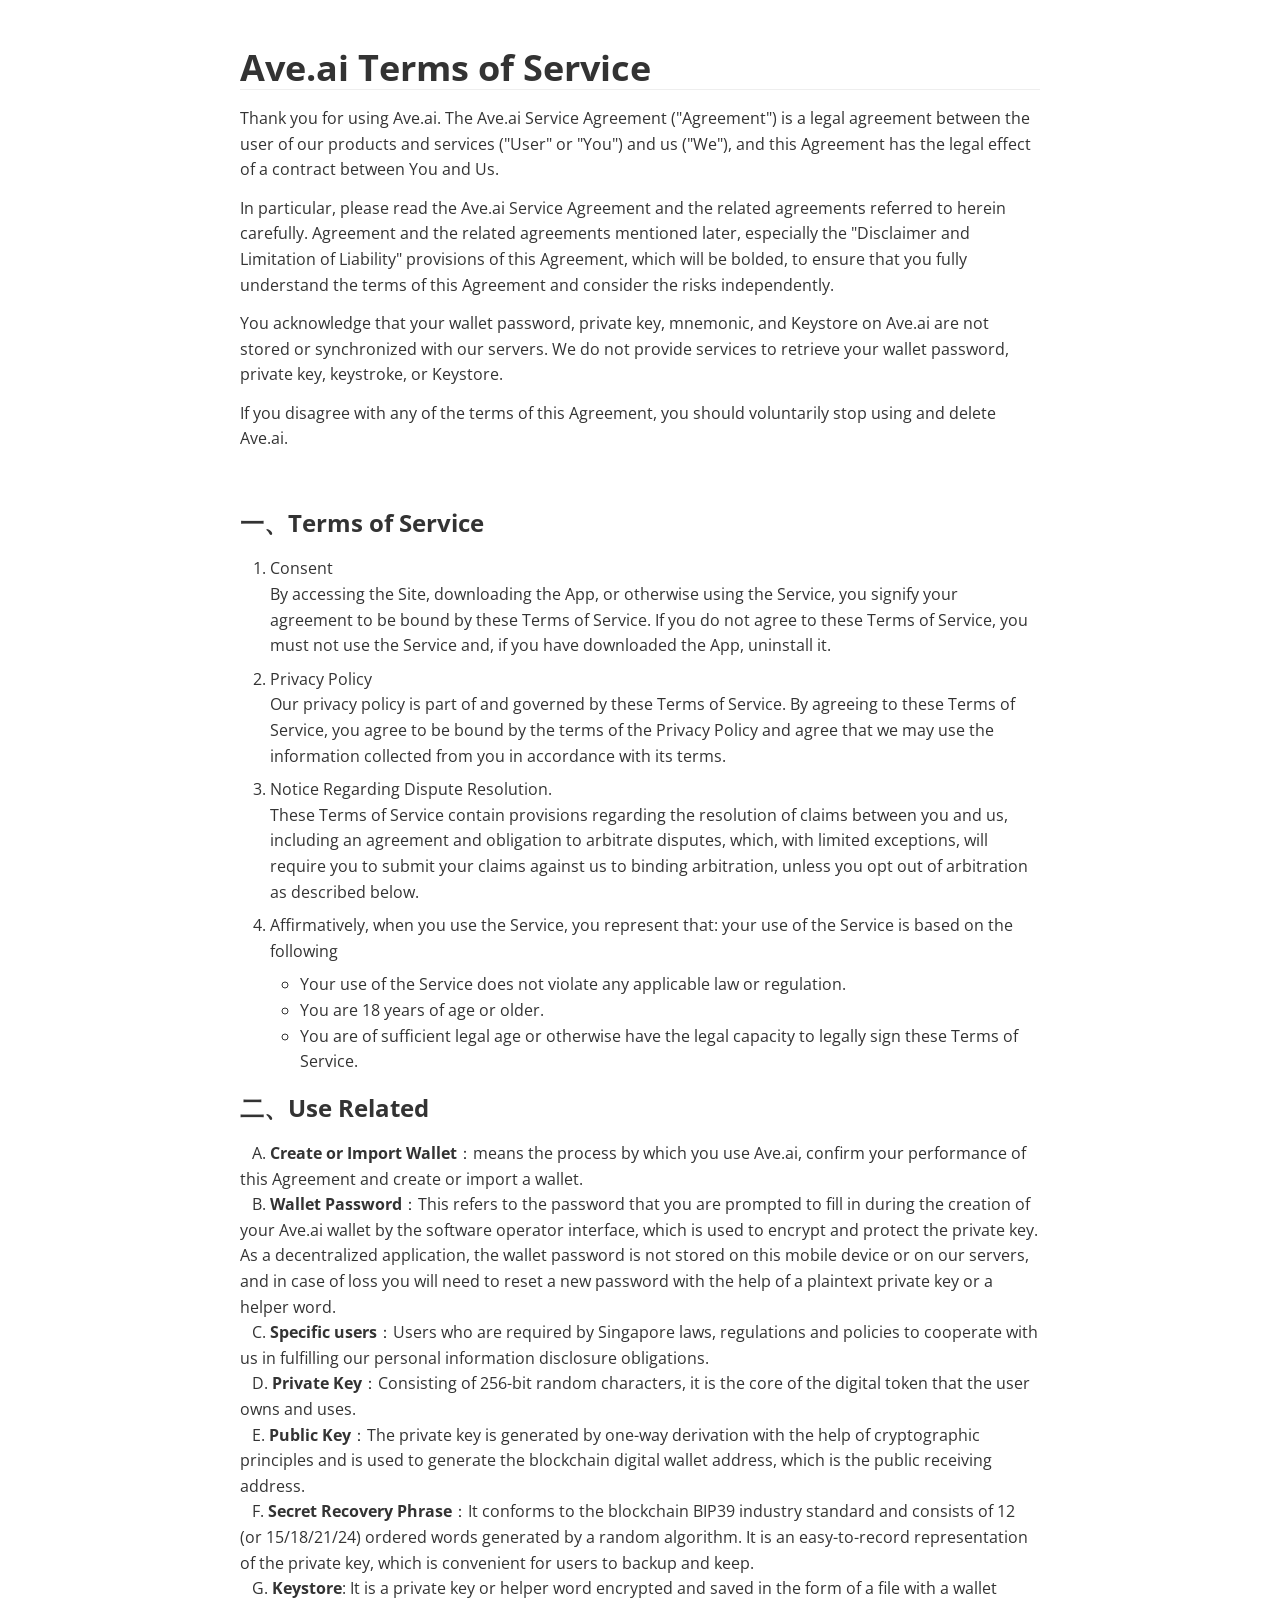
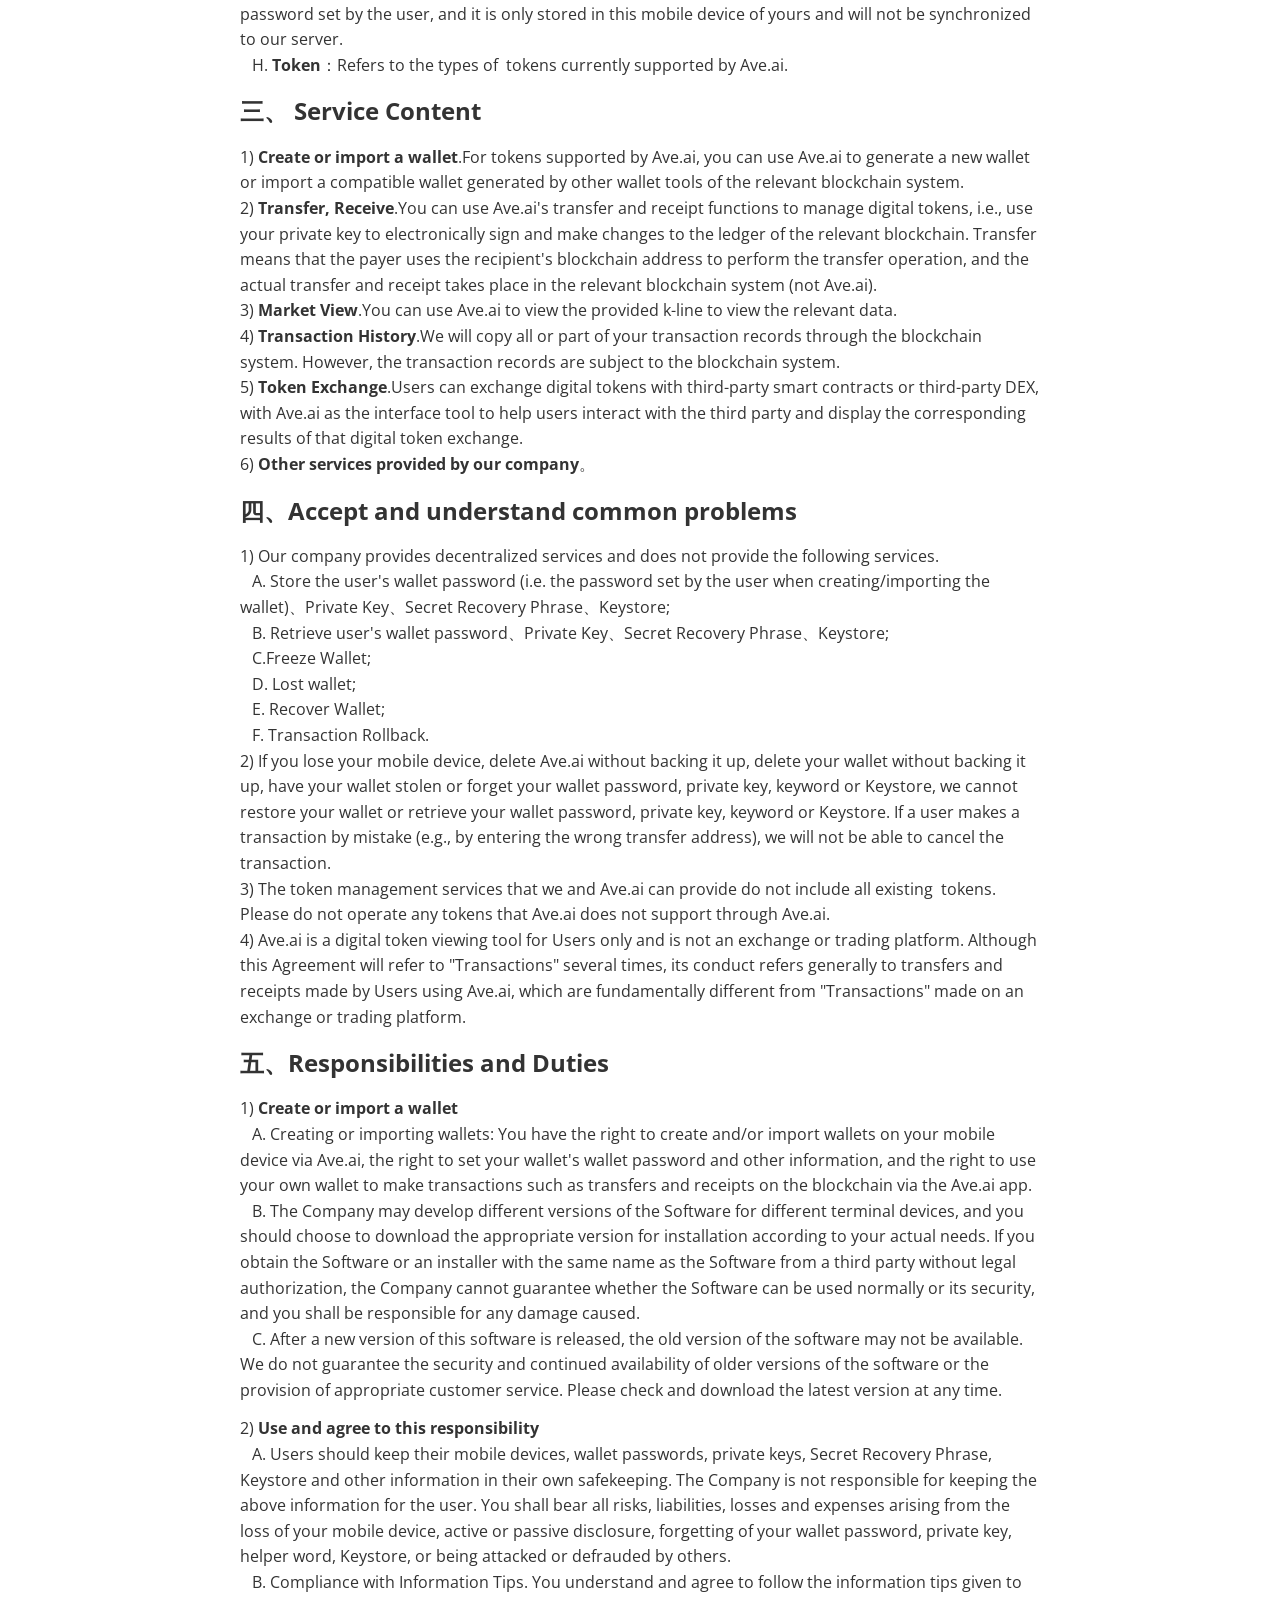
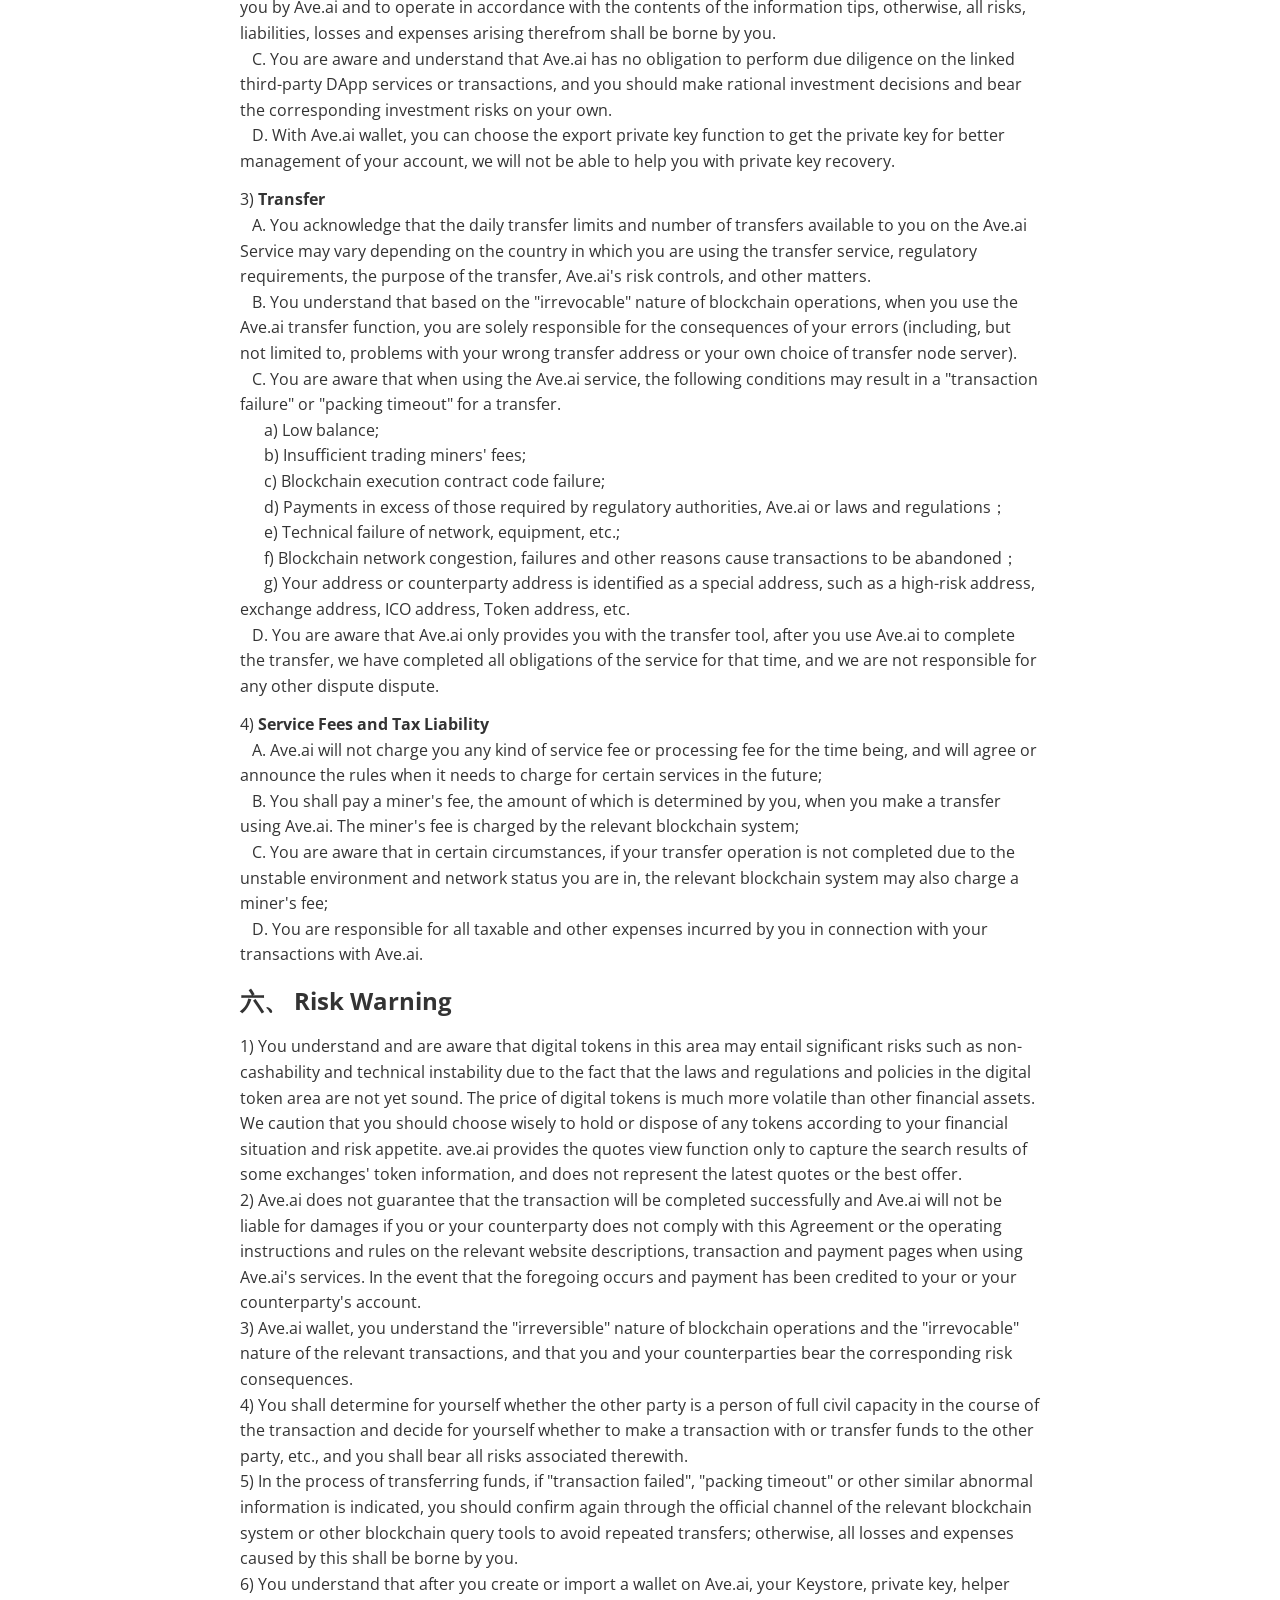
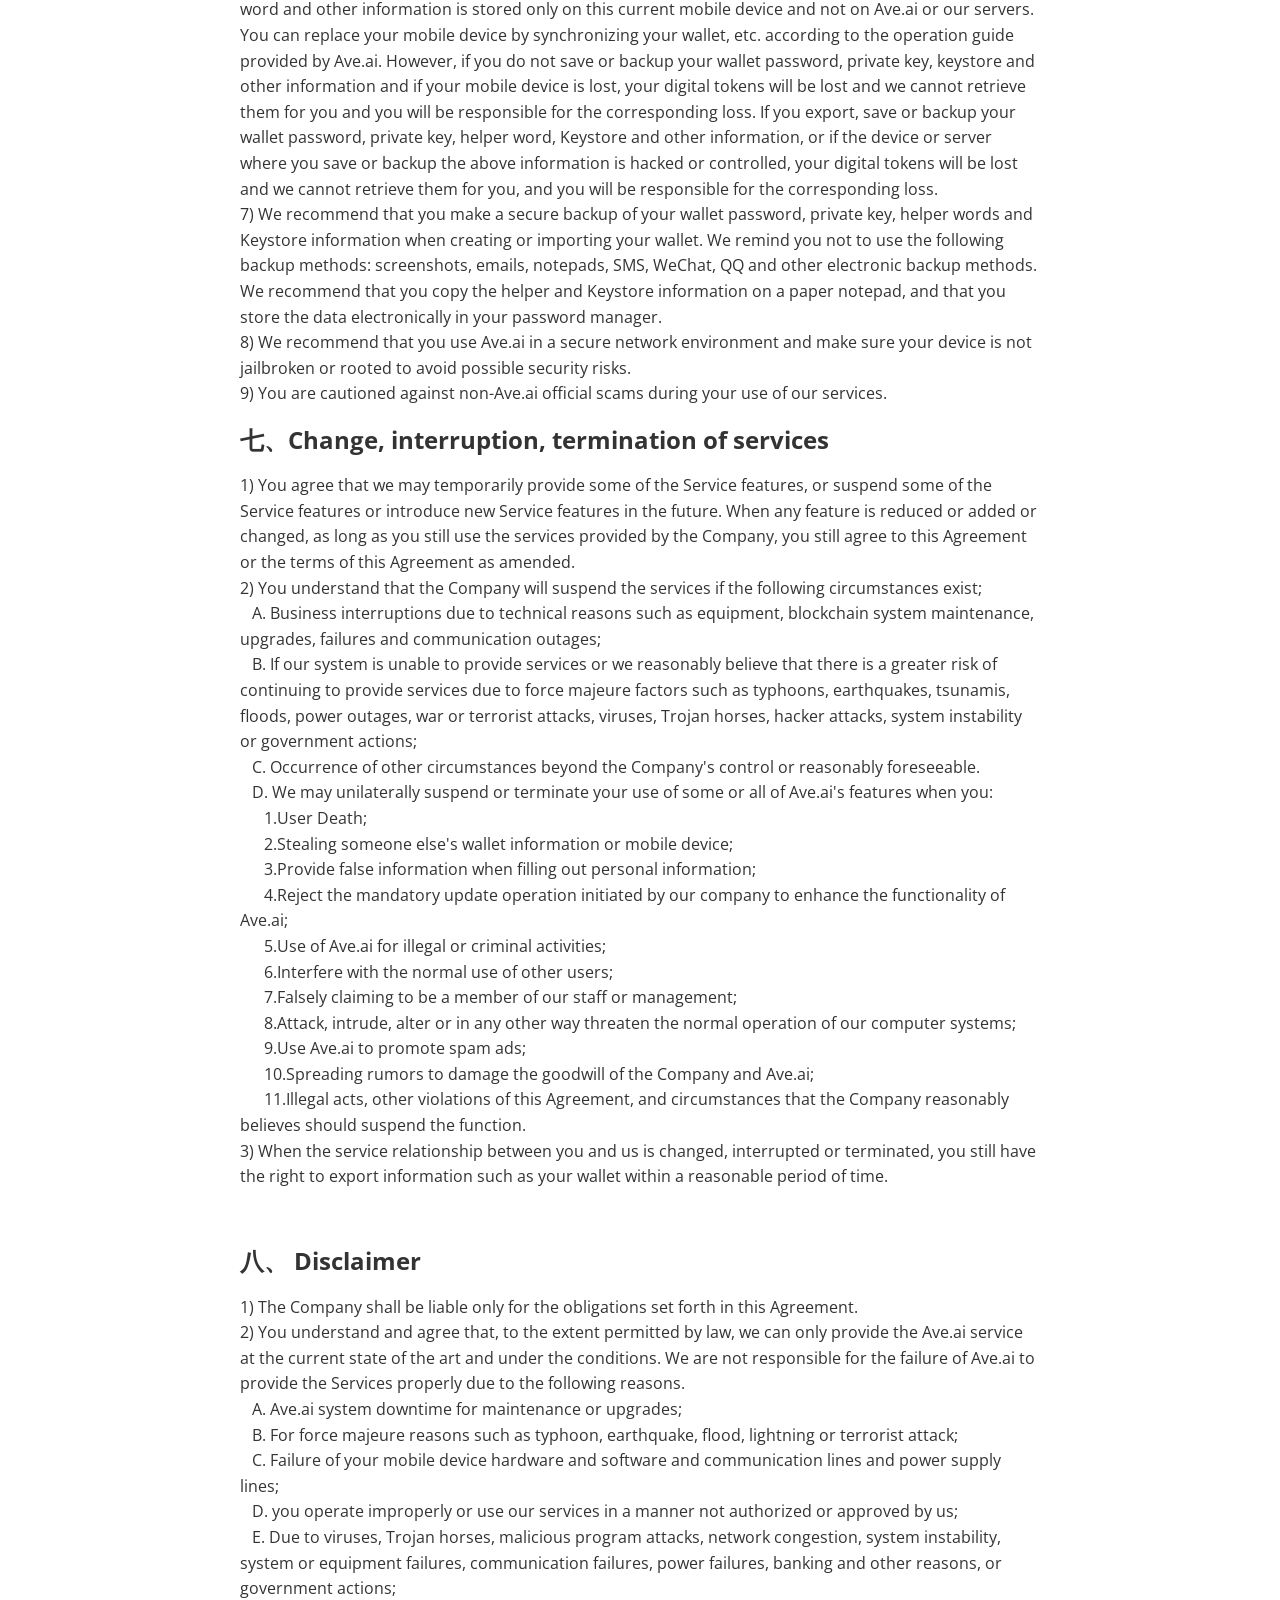
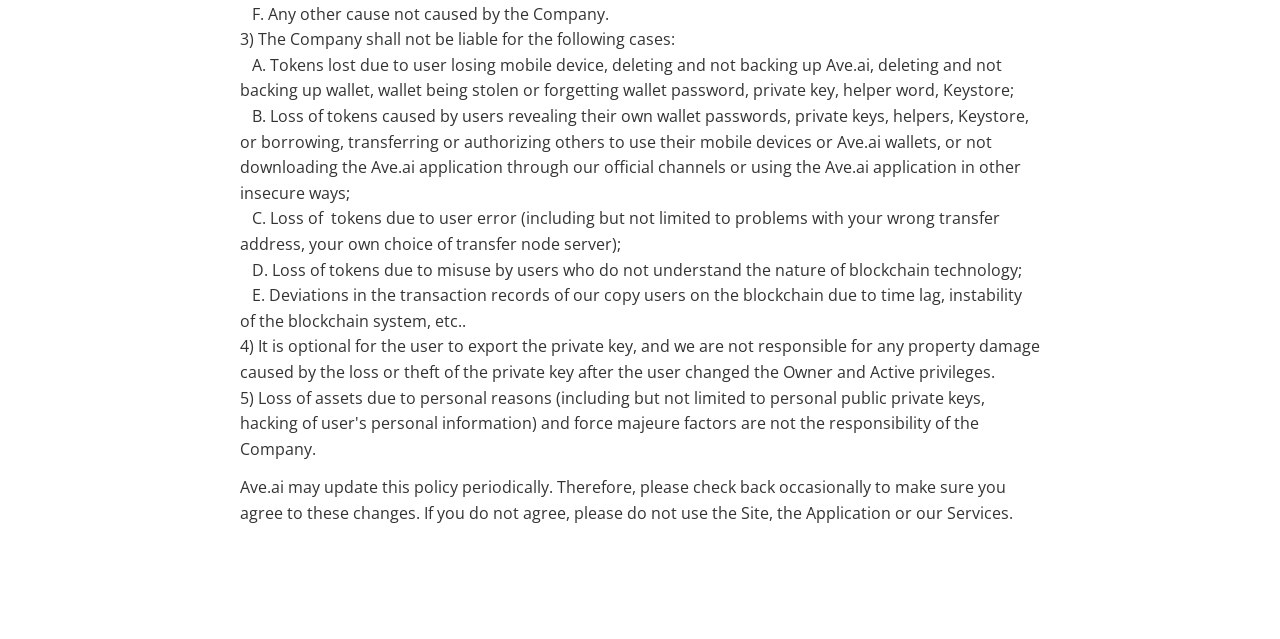
<file: terms-of-service.html>
<!doctype html>
<html>
<head>
<meta charset='UTF-8'><meta name='viewport' content='width=device-width initial-scale=1'>
<title>Ave.ai Terms of Service</title><link href='https://fonts.loli.net/css?family=Open+Sans:400italic,700italic,700,400&subset=latin,latin-ext' rel='stylesheet' type='text/css' /><style type='text/css'>html {overflow-x: initial !important;}:root { --bg-color: #ffffff; --text-color: #333333; --select-text-bg-color: #B5D6FC; --select-text-font-color: auto; --monospace: "Lucida Console",Consolas,"Courier",monospace; --title-bar-height: 20px; }
.mac-os-11 { --title-bar-height: 28px; }
html { font-size: 14px; background-color: var(--bg-color); color: var(--text-color); font-family: "Helvetica Neue", Helvetica, Arial, sans-serif; -webkit-font-smoothing: antialiased; }
body { margin: 0px; padding: 0px; height: auto; bottom: 0px; top: 0px; left: 0px; right: 0px; font-size: 1rem; line-height: 1.42857143; overflow-x: hidden; background-image: inherit; background-size: inherit; background-attachment: inherit; background-origin: inherit; background-clip: inherit; background-color: inherit; tab-size: 4; background-position: inherit inherit; background-repeat: inherit inherit; }
iframe { margin: auto; }
a.url { word-break: break-all; }
a:active, a:hover { outline: 0px; }
.in-text-selection, ::selection { text-shadow: none; background: var(--select-text-bg-color); color: var(--select-text-font-color); }
#write { margin: 0px auto; height: auto; width: inherit; word-break: normal; word-wrap: break-word; position: relative; white-space: normal; overflow-x: visible; padding-top: 36px; }
#write.first-line-indent p { text-indent: 2em; }
#write.first-line-indent li p, #write.first-line-indent p * { text-indent: 0px; }
#write.first-line-indent li { margin-left: 2em; }
.for-image #write { padding-left: 8px; padding-right: 8px; }
body.typora-export { padding-left: 30px; padding-right: 30px; }
.typora-export .footnote-line, .typora-export li, .typora-export p { white-space: pre-wrap; }
.typora-export .task-list-item input { pointer-events: none; }
@media screen and (max-width: 500px) { 
  body.typora-export { padding-left: 0px; padding-right: 0px; }
  #write { padding-left: 20px; padding-right: 20px; }
  .CodeMirror-sizer { margin-left: 0px !important; }
  .CodeMirror-gutters { display: none !important; }
}
#write li > figure:last-child { margin-bottom: 0.5rem; }
#write ol, #write ul { position: relative; }
img { max-width: 100%; vertical-align: middle; image-orientation: from-image; }
button, input, select, textarea { color: inherit; font-family: inherit; font-size: inherit; font-style: inherit; font-variant-caps: inherit; font-weight: inherit; font-stretch: inherit; line-height: inherit; }
input[type="checkbox"], input[type="radio"] { line-height: normal; padding: 0px; }
*, ::after, ::before { box-sizing: border-box; }
#write h1, #write h2, #write h3, #write h4, #write h5, #write h6, #write p, #write pre { width: inherit; }
#write h1, #write h2, #write h3, #write h4, #write h5, #write h6, #write p { position: relative; }
p { line-height: inherit; }
h1, h2, h3, h4, h5, h6 { break-after: avoid-page; break-inside: avoid; orphans: 4; }
p { orphans: 4; }
h1 { font-size: 2rem; }
h2 { font-size: 1.8rem; }
h3 { font-size: 1.6rem; }
h4 { font-size: 1.4rem; }
h5 { font-size: 1.2rem; }
h6 { font-size: 1rem; }
.md-math-block, .md-rawblock, h1, h2, h3, h4, h5, h6, p { margin-top: 1rem; margin-bottom: 1rem; }
.hidden { display: none; }
.md-blockmeta { color: rgb(204, 204, 204); font-weight: 700; font-style: italic; }
a { cursor: pointer; }
sup.md-footnote { padding: 2px 4px; background-color: rgba(238, 238, 238, 0.7); color: rgb(85, 85, 85); border-top-left-radius: 4px; border-top-right-radius: 4px; border-bottom-right-radius: 4px; border-bottom-left-radius: 4px; cursor: pointer; }
sup.md-footnote a, sup.md-footnote a:hover { color: inherit; text-transform: inherit; text-decoration: inherit; }
#write input[type="checkbox"] { cursor: pointer; width: inherit; height: inherit; }
figure { overflow-x: auto; margin: 1.2em 0px; max-width: calc(100% + 16px); padding: 0px; }
figure > table { margin: 0px; }
tr { break-inside: avoid; break-after: auto; }
thead { display: table-header-group; }
table { border-collapse: collapse; border-spacing: 0px; width: 100%; overflow: auto; break-inside: auto; text-align: left; }
table.md-table td { min-width: 32px; }
.CodeMirror-gutters { border-right-width: 0px; background-color: inherit; }
.CodeMirror-linenumber { }
.CodeMirror { text-align: left; }
.CodeMirror-placeholder { opacity: 0.3; }
.CodeMirror pre { padding: 0px 4px; }
.CodeMirror-lines { padding: 0px; }
div.hr:focus { cursor: none; }
#write pre { white-space: pre-wrap; }
#write.fences-no-line-wrapping pre { white-space: pre; }
#write pre.ty-contain-cm { white-space: normal; }
.CodeMirror-gutters { margin-right: 4px; }
.md-fences { font-size: 0.9rem; display: block; break-inside: avoid; text-align: left; overflow: visible; white-space: pre; background-image: inherit; background-size: inherit; background-attachment: inherit; background-origin: inherit; background-clip: inherit; background-color: inherit; position: relative !important; background-position: inherit inherit; background-repeat: inherit inherit; }
.md-diagram-panel { width: 100%; margin-top: 10px; text-align: center; padding-top: 0px; padding-bottom: 8px; overflow-x: auto; }
#write .md-fences.mock-cm { white-space: pre-wrap; }
.md-fences.md-fences-with-lineno { padding-left: 0px; }
#write.fences-no-line-wrapping .md-fences.mock-cm { white-space: pre; overflow-x: auto; }
.md-fences.mock-cm.md-fences-with-lineno { padding-left: 8px; }
.CodeMirror-line, twitterwidget { break-inside: avoid; }
.footnotes { opacity: 0.8; font-size: 0.9rem; margin-top: 1em; margin-bottom: 1em; }
.footnotes + .footnotes { margin-top: 0px; }
.md-reset { margin: 0px; padding: 0px; border: 0px; outline: 0px; vertical-align: top; text-decoration: none; text-shadow: none; float: none; position: static; width: auto; height: auto; white-space: nowrap; cursor: inherit; line-height: normal; font-weight: 400; text-align: left; box-sizing: content-box; direction: ltr; background-position: 0px 0px; background-repeat: initial initial; }
li div { padding-top: 0px; }
blockquote { margin: 1rem 0px; }
li .mathjax-block, li p { margin: 0.5rem 0px; }
li blockquote { margin: 1rem 0px; }
li { margin: 0px; position: relative; }
blockquote > :last-child { margin-bottom: 0px; }
blockquote > :first-child, li > :first-child { margin-top: 0px; }
.footnotes-area { color: rgb(136, 136, 136); margin-top: 0.714rem; padding-bottom: 0.143rem; white-space: normal; }
#write .footnote-line { white-space: pre-wrap; }
@media print { 
  body, html { border: 1px solid transparent; height: 99%; break-after: avoid; break-before: avoid; font-variant-ligatures: no-common-ligatures; }
  #write { margin-top: 0px; padding-top: 0px; border-color: transparent !important; }
  .typora-export * { -webkit-print-color-adjust: exact; }
  .typora-export #write { break-after: avoid; }
  .typora-export #write::after { height: 0px; }
  .is-mac table { break-inside: avoid; }
}
.footnote-line { margin-top: 0.714em; font-size: 0.7em; }
a img, img a { cursor: pointer; }
pre.md-meta-block { font-size: 0.8rem; min-height: 0.8rem; white-space: pre-wrap; background-color: rgb(204, 204, 204); display: block; overflow-x: hidden; background-position: initial initial; background-repeat: initial initial; }
p > .md-image:only-child:not(.md-img-error) img, p > img:only-child { display: block; margin: auto; }
#write.first-line-indent p > .md-image:only-child:not(.md-img-error) img { left: -2em; position: relative; }
p > .md-image:only-child { display: inline-block; width: 100%; }
#write .MathJax_Display { margin: 0.8em 0px 0px; }
.md-math-block { width: 100%; }
.md-math-block:not(:empty)::after { display: none; }
.MathJax_ref { fill: currentcolor; }
[contenteditable="true"]:active, [contenteditable="true"]:focus, [contenteditable="false"]:active, [contenteditable="false"]:focus { outline: 0px; box-shadow: none; }
.md-task-list-item { position: relative; list-style-type: none; }
.task-list-item.md-task-list-item { padding-left: 0px; }
.md-task-list-item > input { position: absolute; top: 0px; left: 0px; margin-left: -1.2em; margin-top: calc(1em - 10px); border: none; }
.math { font-size: 1rem; }
.md-toc { min-height: 3.58rem; position: relative; font-size: 0.9rem; border-top-left-radius: 10px; border-top-right-radius: 10px; border-bottom-right-radius: 10px; border-bottom-left-radius: 10px; }
.md-toc-content { position: relative; margin-left: 0px; }
.md-toc-content::after, .md-toc::after { display: none; }
.md-toc-item { display: block; color: rgb(65, 131, 196); }
.md-toc-item a { text-decoration: none; }
.md-toc-inner:hover { text-decoration: underline; }
.md-toc-inner { display: inline-block; cursor: pointer; }
.md-toc-h1 .md-toc-inner { margin-left: 0px; font-weight: 700; }
.md-toc-h2 .md-toc-inner { margin-left: 2em; }
.md-toc-h3 .md-toc-inner { margin-left: 4em; }
.md-toc-h4 .md-toc-inner { margin-left: 6em; }
.md-toc-h5 .md-toc-inner { margin-left: 8em; }
.md-toc-h6 .md-toc-inner { margin-left: 10em; }
@media screen and (max-width: 48em) { 
  .md-toc-h3 .md-toc-inner { margin-left: 3.5em; }
  .md-toc-h4 .md-toc-inner { margin-left: 5em; }
  .md-toc-h5 .md-toc-inner { margin-left: 6.5em; }
  .md-toc-h6 .md-toc-inner { margin-left: 8em; }
}
a.md-toc-inner { font-size: inherit; font-style: inherit; font-weight: inherit; line-height: inherit; }
.footnote-line a:not(.reversefootnote) { color: inherit; }
.md-attr { display: none; }
.md-fn-count::after { content: "."; }
code, pre, samp, tt { font-family: var(--monospace); }
kbd { margin: 0px 0.1em; padding: 0.1em 0.6em; font-size: 0.8em; color: rgb(36, 39, 41); background-color: rgb(255, 255, 255); border: 1px solid rgb(173, 179, 185); border-top-left-radius: 3px; border-top-right-radius: 3px; border-bottom-right-radius: 3px; border-bottom-left-radius: 3px; box-shadow: rgba(12, 13, 14, 0.2) 0px 1px 0px, rgb(255, 255, 255) 0px 0px 0px 2px inset; white-space: nowrap; vertical-align: middle; background-position: initial initial; background-repeat: initial initial; }
.md-comment { color: rgb(162, 127, 3); opacity: 0.8; font-family: var(--monospace); }
code { text-align: left; }
a.md-print-anchor { white-space: pre !important; border: none !important; display: inline-block !important; position: absolute !important; width: 1px !important; right: 0px !important; outline: 0px !important; text-shadow: initial !important; background-position: 0px 0px !important; background-repeat: initial initial !important; }
.md-inline-math .MathJax_SVG .noError { display: none !important; }
.html-for-mac .inline-math-svg .MathJax_SVG { vertical-align: 0.2px; }
.md-math-block .MathJax_SVG_Display { text-align: center; margin: 0px; position: relative; text-indent: 0px; max-width: none; max-height: none; min-height: 0px; min-width: 100%; width: auto; overflow-y: hidden; display: block !important; }
.MathJax_SVG_Display, .md-inline-math .MathJax_SVG_Display { width: auto; margin: inherit; display: inline-block !important; }
.MathJax_SVG .MJX-monospace { font-family: var(--monospace); }
.MathJax_SVG .MJX-sans-serif { font-family: sans-serif; }
.MathJax_SVG { display: inline; font-style: normal; font-weight: 400; line-height: normal; zoom: 90%; text-indent: 0px; text-align: left; text-transform: none; letter-spacing: normal; word-spacing: normal; word-wrap: normal; white-space: nowrap; float: none; direction: ltr; max-width: none; max-height: none; min-width: 0px; min-height: 0px; border: 0px; padding: 0px; margin: 0px; }
.MathJax_SVG * { transition: none; }
.MathJax_SVG_Display svg { vertical-align: middle !important; margin-bottom: 0px !important; margin-top: 0px !important; }
.os-windows.monocolor-emoji .md-emoji { font-family: "Segoe UI Symbol", sans-serif; }
.md-diagram-panel > svg { max-width: 100%; }
[lang="flow"] svg, [lang="mermaid"] svg { max-width: 100%; height: auto; }
[lang="mermaid"] .node text { font-size: 1rem; }
table tr th { border-bottom-width: 0px; }
video { max-width: 100%; display: block; margin: 0px auto; }
iframe { max-width: 100%; width: 100%; border: none; }
.highlight td, .highlight tr { border: 0px; }
mark { background-color: rgb(255, 255, 0); color: rgb(0, 0, 0); background-position: initial initial; background-repeat: initial initial; }
.md-html-inline .md-plain, .md-html-inline strong, mark .md-inline-math, mark strong { color: inherit; }
mark .md-meta { color: rgb(0, 0, 0); opacity: 0.3 !important; }
@media print { 
  .typora-export h1, .typora-export h2, .typora-export h3, .typora-export h4, .typora-export h5, .typora-export h6 { break-inside: avoid; }
}
.md-diagram-panel .messageText { stroke: none !important; }
.md-diagram-panel .start-state { fill: var(--node-fill); }
.md-diagram-panel .edgeLabel rect { opacity: 1 !important; }
.md-require-zoom-fix foreignObject { font-size: var(--mermaid-font-zoom); }


:root {
    --side-bar-bg-color: #fafafa;
    --control-text-color: #777;
}

@include-when-export url(https://fonts.loli.net/css?family=Open+Sans:400italic,700italic,700,400&subset=latin,latin-ext);

/* open-sans-regular - latin-ext_latin */
  /* open-sans-italic - latin-ext_latin */
    /* open-sans-700 - latin-ext_latin */
    /* open-sans-700italic - latin-ext_latin */
  html {
    font-size: 16px;
}

body {
    font-family: "Open Sans","Clear Sans", "Helvetica Neue", Helvetica, Arial, sans-serif;
    color: rgb(51, 51, 51);
    line-height: 1.6;
}

#write {
    max-width: 860px;
  	margin: 0 auto;
  	padding: 30px;
    padding-bottom: 100px;
}

@media only screen and (min-width: 1400px) {
	#write {
		max-width: 1024px;
	}
}

@media only screen and (min-width: 1800px) {
	#write {
		max-width: 1200px;
	}
}

#write > ul:first-child,
#write > ol:first-child{
    margin-top: 30px;
}

a {
    color: #4183C4;
}
h1,
h2,
h3,
h4,
h5,
h6 {
    position: relative;
    margin-top: 1rem;
    margin-bottom: 1rem;
    font-weight: bold;
    line-height: 1.4;
    cursor: text;
}
h1:hover a.anchor,
h2:hover a.anchor,
h3:hover a.anchor,
h4:hover a.anchor,
h5:hover a.anchor,
h6:hover a.anchor {
    text-decoration: none;
}
h1 tt,
h1 code {
    font-size: inherit;
}
h2 tt,
h2 code {
    font-size: inherit;
}
h3 tt,
h3 code {
    font-size: inherit;
}
h4 tt,
h4 code {
    font-size: inherit;
}
h5 tt,
h5 code {
    font-size: inherit;
}
h6 tt,
h6 code {
    font-size: inherit;
}
h1 {
    font-size: 2.25em;
    line-height: 1.2;
    border-bottom: 1px solid #eee;
}
h2 {
    font-size: 1.75em;
    line-height: 1.225;
    border-bottom: 1px solid #eee;
}

/*@media print {
    .typora-export h1,
    .typora-export h2 {
        border-bottom: none;
        padding-bottom: initial;
    }

    .typora-export h1::after,
    .typora-export h2::after {
        content: "";
        display: block;
        height: 100px;
        margin-top: -96px;
        border-top: 1px solid #eee;
    }
}*/

h3 {
    font-size: 1.5em;
    line-height: 1.43;
}
h4 {
    font-size: 1.25em;
}
h5 {
    font-size: 1em;
}
h6 {
   font-size: 1em;
    color: #777;
}
p,
blockquote,
ul,
ol,
dl,
table{
    margin: 0.8em 0;
}
li>ol,
li>ul {
    margin: 0 0;
}
hr {
    height: 2px;
    padding: 0;
    margin: 16px 0;
    background-color: #e7e7e7;
    border: 0 none;
    overflow: hidden;
    box-sizing: content-box;
}

li p.first {
    display: inline-block;
}
ul,
ol {
    padding-left: 30px;
}
ul:first-child,
ol:first-child {
    margin-top: 0;
}
ul:last-child,
ol:last-child {
    margin-bottom: 0;
}
blockquote {
    border-left: 4px solid #dfe2e5;
    padding: 0 15px;
    color: #777777;
}
blockquote blockquote {
    padding-right: 0;
}
table {
    padding: 0;
    word-break: initial;
}
table tr {
    border-top: 1px solid #dfe2e5;
    margin: 0;
    padding: 0;
}
table tr:nth-child(2n),
thead {
    background-color: #f8f8f8;
}
table th {
    font-weight: bold;
    border: 1px solid #dfe2e5;
    border-bottom: 0;
    margin: 0;
    padding: 6px 13px;
}
table td {
    border: 1px solid #dfe2e5;
    margin: 0;
    padding: 6px 13px;
}
table th:first-child,
table td:first-child {
    margin-top: 0;
}
table th:last-child,
table td:last-child {
    margin-bottom: 0;
}

.CodeMirror-lines {
    padding-left: 4px;
}

.code-tooltip {
    box-shadow: 0 1px 1px 0 rgba(0,28,36,.3);
    border-top: 1px solid #eef2f2;
}

.md-fences,
code,
tt {
    border: 1px solid #e7eaed;
    background-color: #f8f8f8;
    border-radius: 3px;
    padding: 0;
    padding: 2px 4px 0px 4px;
    font-size: 0.9em;
}

code {
    background-color: #f3f4f4;
    padding: 0 2px 0 2px;
}

.md-fences {
    margin-bottom: 15px;
    margin-top: 15px;
    padding-top: 8px;
    padding-bottom: 6px;
}


.md-task-list-item > input {
  margin-left: -1.3em;
}

@media print {
    html {
        font-size: 13px;
    }
    table,
    pre {
        page-break-inside: avoid;
    }
    pre {
        word-wrap: break-word;
    }
}

.md-fences {
	background-color: #f8f8f8;
}
#write pre.md-meta-block {
	padding: 1rem;
    font-size: 85%;
    line-height: 1.45;
    background-color: #f7f7f7;
    border: 0;
    border-radius: 3px;
    color: #777777;
    margin-top: 0 !important;
}

.mathjax-block>.code-tooltip {
	bottom: .375rem;
}

.md-mathjax-midline {
    background: #fafafa;
}

#write>h3.md-focus:before{
	left: -1.5625rem;
	top: .375rem;
}
#write>h4.md-focus:before{
	left: -1.5625rem;
	top: .285714286rem;
}
#write>h5.md-focus:before{
	left: -1.5625rem;
	top: .285714286rem;
}
#write>h6.md-focus:before{
	left: -1.5625rem;
	top: .285714286rem;
}
.md-image>.md-meta {
    /*border: 1px solid #ddd;*/
    border-radius: 3px;
    padding: 2px 0px 0px 4px;
    font-size: 0.9em;
    color: inherit;
}

.md-tag {
    color: #a7a7a7;
    opacity: 1;
}

.md-toc { 
    margin-top:20px;
    padding-bottom:20px;
}

.sidebar-tabs {
    border-bottom: none;
}

#typora-quick-open {
    border: 1px solid #ddd;
    background-color: #f8f8f8;
}

#typora-quick-open-item {
    background-color: #FAFAFA;
    border-color: #FEFEFE #e5e5e5 #e5e5e5 #eee;
    border-style: solid;
    border-width: 1px;
}

/** focus mode */
.on-focus-mode blockquote {
    border-left-color: rgba(85, 85, 85, 0.12);
}

header, .context-menu, .megamenu-content, footer{
    font-family: "Segoe UI", "Arial", sans-serif;
}

.file-node-content:hover .file-node-icon,
.file-node-content:hover .file-node-open-state{
    visibility: visible;
}

.mac-seamless-mode #typora-sidebar {
    background-color: #fafafa;
    background-color: var(--side-bar-bg-color);
}

.md-lang {
    color: #b4654d;
}

.html-for-mac .context-menu {
    --item-hover-bg-color: #E6F0FE;
}

#md-notification .btn {
    border: 0;
}

.dropdown-menu .divider {
    border-color: #e5e5e5;
}

.ty-preferences .window-content {
    background-color: #fafafa;
}

.ty-preferences .nav-group-item.active {
    color: white;
    background: #999;
}

 :root {--mermaid-font-zoom:1em ;} 
</style>
</head>
<body class='typora-export'>
<div id='write'  class=''><h1><a name="aveai-terms-of-service" class="md-header-anchor"></a><span>Ave.ai Terms of Service</span></h1><p><span>Thank you for using Ave.ai. The Ave.ai Service Agreement (&quot;Agreement&quot;) is a legal agreement between the user of our products and services (&quot;User&quot; or &quot;You&quot;) and us (&quot;We&quot;), and this Agreement has the legal effect of a contract between You and Us. </span></p><p><span>In particular, please read the Ave.ai Service Agreement and the related agreements referred to herein carefully. Agreement and the related agreements mentioned later, especially the &quot;Disclaimer and Limitation of Liability&quot; provisions of this Agreement, which will be bolded, to ensure that you fully understand the terms of this Agreement and consider the risks independently.</span></p><p><span>You acknowledge that your wallet password, private key, mnemonic, and Keystore on Ave.ai are not stored or synchronized with our servers. We do not provide services to retrieve your wallet password, private key, keystroke, or Keystore. </span></p><p><span>If you disagree with any of the terms of this Agreement, you should voluntarily stop using and delete Ave.ai.</span></p><p>&nbsp;</p><h3><a name="一terms-of-service" class="md-header-anchor"></a><span>一、Terms of Service</span></h3><ol start='' ><li><p><span>Consent</span>
<span>By accessing the Site, downloading the App, or otherwise using the Service, you signify your agreement to be bound by these Terms of Service. If you do not agree to these Terms of Service, you must not use the Service and, if you have downloaded the App, uninstall it.</span></p></li><li><p><span>Privacy Policy</span>
<span>Our privacy policy is part of and governed by these Terms of Service. By agreeing to these Terms of Service, you agree to be bound by the terms of the Privacy Policy and agree that we may use the information collected from you in accordance with its terms.</span></p></li><li><p><span>Notice Regarding Dispute Resolution.</span>
<span>These Terms of Service contain provisions regarding the resolution of claims between you and us, including an agreement and obligation to arbitrate disputes, which, with limited exceptions, will require you to submit your claims against us to binding arbitration, unless you opt out of arbitration as described below.</span></p></li><li><p><span>Affirmatively, when you use the Service, you represent that: your use of the Service is based on the following</span></p><ul><li><span>Your use of the Service does not violate any applicable law or regulation.</span></li><li><span>You are 18 years of age or older.</span></li><li><span>You are of sufficient legal age or otherwise have the legal capacity to legally sign these Terms of Service.</span></li></ul></li></ol><h3><a name="二use-related" class="md-header-anchor"></a><span>二、Use Related</span></h3><p><span>   A. </span><strong><span>Create or Import Wallet</span></strong><span>：means the process by which you use Ave.ai, confirm your performance of this Agreement and create or import a wallet.</span>
<span>   B. </span><strong><span>Wallet Password</span></strong><span>：This refers to the password that you are prompted to fill in during the creation of your Ave.ai wallet by the software operator interface, which is used to encrypt and protect the private key. As a decentralized application, the wallet password is not stored on this mobile device or on our servers, and in case of loss you will need to reset a new password with the help of a plaintext private key or a helper word.</span>
<span>   C. </span><strong><span>Specific users</span></strong><span>：Users who are required by Singapore laws, regulations and policies to cooperate with us in fulfilling our personal information disclosure obligations.</span>
<span>   D. </span><strong><span>Private Key</span></strong><span>：Consisting of 256-bit random characters, it is the core of the digital token that the user owns and uses.</span>
<span>   E. </span><strong><span>Public Key</span></strong><span>：The private key is generated by one-way derivation with the help of cryptographic principles and is used to generate the blockchain digital wallet address, which is the public receiving address.</span>
<span>   F. </span><strong><span>Secret Recovery Phrase</span></strong><span>：It conforms to the blockchain BIP39 industry standard and consists of 12 (or 15/18/21/24) ordered words generated by a random algorithm. It is an easy-to-record representation of the private key, which is convenient for users to backup and keep.</span>
<span>   G. </span><strong><span>Keystore</span></strong><span>: It is a private key or helper word encrypted and saved in the form of a file with a wallet password set by the user, and it is only stored in this mobile device of yours and will not be synchronized to our server.</span>
<span>   H. </span><strong><span>Token</span></strong><span>：Refers to the types of  tokens currently supported by Ave.ai. </span></p><h3><a name="三-service-content" class="md-header-anchor"></a><span>三、 Service Content</span></h3><p><span>1) </span><strong><span>Create or import a wallet</span></strong><span>.For tokens supported by Ave.ai, you can use Ave.ai to generate a new wallet or import a compatible wallet generated by other wallet tools of the relevant blockchain system.</span>
<span>2) </span><strong><span>Transfer, Receive</span></strong><span>.You can use Ave.ai&#39;s transfer and receipt functions to manage digital tokens, i.e., use your private key to electronically sign and make changes to the ledger of the relevant blockchain. Transfer means that the payer uses the recipient&#39;s blockchain address to perform the transfer operation, and the actual transfer and receipt takes place in the relevant blockchain system (not Ave.ai).</span>
<span>3) </span><strong><span>Market View</span></strong><span>.You can use Ave.ai to view the provided k-line to view the relevant data.</span>
<span>4) </span><strong><span>Transaction History</span></strong><span>.We will copy all or part of your transaction records through the blockchain system. However, the transaction records are subject to the blockchain system.</span>
<span>5) </span><strong><span>Token Exchange</span></strong><span>.Users can exchange digital tokens with third-party smart contracts or third-party DEX, with Ave.ai as the interface tool to help users interact with the third party and display the corresponding results of that digital token exchange.</span>
<span>6) </span><strong><span>Other services provided by our company</span></strong><span>。</span></p><h3><a name="四accept-and-understand-common-problems" class="md-header-anchor"></a><span>四、Accept and understand common problems</span></h3><p><span>1) Our company provides decentralized services and does not provide the following services.</span>
<span>   A. Store the user&#39;s wallet password (i.e. the password set by the user when creating/importing the wallet)、Private Key、Secret Recovery Phrase、Keystore;</span>
<span>   B. Retrieve user&#39;s wallet password、Private Key、Secret Recovery Phrase、Keystore;</span>
<span>   C.Freeze Wallet;</span>
<span>   D. Lost wallet;</span>
<span>   E. Recover Wallet;</span>
<span>   F. Transaction Rollback.</span>
<span>2) If you lose your mobile device, delete Ave.ai without backing it up, delete your wallet without backing it up, have your wallet stolen or forget your wallet password, private key, keyword or Keystore, we cannot restore your wallet or retrieve your wallet password, private key, keyword or Keystore. If a user makes a transaction by mistake (e.g., by entering the wrong transfer address), we will not be able to cancel the transaction.</span>
<span>3) The token management services that we and Ave.ai can provide do not include all existing  tokens. Please do not operate any tokens that Ave.ai does not support through Ave.ai.</span>
<span>4) Ave.ai is a digital token viewing tool for Users only and is not an exchange or trading platform. Although this Agreement will refer to &quot;Transactions&quot; several times, its conduct refers generally to transfers and receipts made by Users using Ave.ai, which are fundamentally different from &quot;Transactions&quot; made on an exchange or trading platform.</span></p><h3><a name="五responsibilities-and-duties" class="md-header-anchor"></a><span>五、Responsibilities and Duties</span></h3><p><span>1) </span><strong><span>Create or import a wallet</span></strong>
<span>   A. Creating or importing wallets: You have the right to create and/or import wallets on your mobile device via Ave.ai, the right to set your wallet&#39;s wallet password and other information, and the right to use your own wallet to make transactions such as transfers and receipts on the blockchain via the Ave.ai app.</span>
<span>   B. The Company may develop different versions of the Software for different terminal devices, and you should choose to download the appropriate version for installation according to your actual needs. If you obtain the Software or an installer with the same name as the Software from a third party without legal authorization, the Company cannot guarantee whether the Software can be used normally or its security, and you shall be responsible for any damage caused.</span>
<span>   C. After a new version of this software is released, the old version of the software may not be available. We do not guarantee the security and continued availability of older versions of the software or the provision of appropriate customer service. Please check and download the latest version at any time.</span></p><p><span>2) </span><strong><span>Use and agree to this responsibility</span></strong>
<span>   A. Users should keep their mobile devices, wallet passwords, private keys, Secret Recovery Phrase, Keystore and other information in their own safekeeping. The Company is not responsible for keeping the above information for the user. You shall bear all risks, liabilities, losses and expenses arising from the loss of your mobile device, active or passive disclosure, forgetting of your wallet password, private key, helper word, Keystore, or being attacked or defrauded by others.</span>
<span>   B. Compliance with Information Tips. You understand and agree to follow the information tips given to you by Ave.ai and to operate in accordance with the contents of the information tips, otherwise, all risks, liabilities, losses and expenses arising therefrom shall be borne by you.</span>
<span>   C. You are aware and understand that Ave.ai has no obligation to perform due diligence on the linked third-party DApp services or transactions, and you should make rational investment decisions and bear the corresponding investment risks on your own.</span>
<span>   D. With Ave.ai wallet, you can choose the export private key function to get the private key for better management of your account, we will not be able to help you with private key recovery.</span></p><p><span>3) </span><strong><span>Transfer</span></strong>
<span>   A. You acknowledge that the daily transfer limits and number of transfers available to you on the Ave.ai Service may vary depending on the country in which you are using the transfer service, regulatory requirements, the purpose of the transfer, Ave.ai&#39;s risk controls, and other matters.</span>
<span>   B. You understand that based on the &quot;irrevocable&quot; nature of blockchain operations, when you use the Ave.ai transfer function, you are solely responsible for the consequences of your errors (including, but not limited to, problems with your wrong transfer address or your own choice of transfer node server).</span>
<span>   C. You are aware that when using the Ave.ai service, the following conditions may result in a &quot;transaction failure&quot; or &quot;packing timeout&quot; for a transfer.</span>
<span>      a) Low balance;</span>
<span>      b) Insufficient trading miners&#39; fees;</span>
<span>      c) Blockchain execution contract code failure;</span>
<span>      d) Payments in excess of those required by regulatory authorities, Ave.ai or laws and regulations；</span>
<span>      e) Technical failure of network, equipment, etc.;</span>
<span>      f) Blockchain network congestion, failures and other reasons cause transactions to be abandoned；</span>
<span>      g) Your address or counterparty address is identified as a special address, such as a high-risk address, exchange address, ICO address, Token address, etc.</span>
<span>   D. You are aware that Ave.ai only provides you with the transfer tool, after you use Ave.ai to complete the transfer, we have completed all obligations of the service for that time, and we are not responsible for any other dispute dispute.</span></p><p><span>4) </span><strong><span>Service Fees and Tax Liability</span></strong>
<span>   A. Ave.ai will not charge you any kind of service fee or processing fee for the time being, and will agree or announce the rules when it needs to charge for certain services in the future;</span>
<span>   B. You shall pay a miner&#39;s fee, the amount of which is determined by you, when you make a transfer using Ave.ai. The miner&#39;s fee is charged by the relevant blockchain system;</span>
<span>   C. You are aware that in certain circumstances, if your transfer operation is not completed due to the unstable environment and network status you are in, the relevant blockchain system may also charge a miner&#39;s fee;</span>
<span>   D. You are responsible for all taxable and other expenses incurred by you in connection with your transactions with Ave.ai.</span></p><h3><a name="六-risk-warning" class="md-header-anchor"></a><span>六、 Risk Warning</span></h3><p><span>1) You understand and are aware that digital tokens in this area may entail significant risks such as non-cashability and technical instability due to the fact that the laws and regulations and policies in the digital token area are not yet sound. The price of digital tokens is much more volatile than other financial assets. We caution that you should choose wisely to hold or dispose of any tokens according to your financial situation and risk appetite. ave.ai provides the quotes view function only to capture the search results of some exchanges&#39; token information, and does not represent the latest quotes or the best offer.</span>
<span>2) Ave.ai does not guarantee that the transaction will be completed successfully and Ave.ai will not be liable for damages if you or your counterparty does not comply with this Agreement or the operating instructions and rules on the relevant website descriptions, transaction and payment pages when using Ave.ai&#39;s services. In the event that the foregoing occurs and payment has been credited to your or your counterparty&#39;s account.</span>
<span>3) Ave.ai wallet, you understand the &quot;irreversible&quot; nature of blockchain operations and the &quot;irrevocable&quot; nature of the relevant transactions, and that you and your counterparties bear the corresponding risk consequences.</span>
<span>4) You shall determine for yourself whether the other party is a person of full civil capacity in the course of the transaction and decide for yourself whether to make a transaction with or transfer funds to the other party, etc., and you shall bear all risks associated therewith.</span>
<span>5) In the process of transferring funds, if &quot;transaction failed&quot;, &quot;packing timeout&quot; or other similar abnormal information is indicated, you should confirm again through the official channel of the relevant blockchain system or other blockchain query tools to avoid repeated transfers; otherwise, all losses and expenses caused by this shall be borne by you.</span>
<span>6) You understand that after you create or import a wallet on Ave.ai, your Keystore, private key, helper word and other information is stored only on this current mobile device and not on Ave.ai or our servers. You can replace your mobile device by synchronizing your wallet, etc. according to the operation guide provided by Ave.ai. However, if you do not save or backup your wallet password, private key, keystore and other information and if your mobile device is lost, your digital tokens will be lost and we cannot retrieve them for you and you will be responsible for the corresponding loss. If you export, save or backup your wallet password, private key, helper word, Keystore and other information, or if the device or server where you save or backup the above information is hacked or controlled, your digital tokens will be lost and we cannot retrieve them for you, and you will be responsible for the corresponding loss.</span>
<span>7) We recommend that you make a secure backup of your wallet password, private key, helper words and Keystore information when creating or importing your wallet. We remind you not to use the following backup methods: screenshots, emails, notepads, SMS, WeChat, QQ and other electronic backup methods. We recommend that you copy the helper and Keystore information on a paper notepad, and that you store the data electronically in your password manager.</span>
<span>8) We recommend that you use Ave.ai in a secure network environment and make sure your device is not jailbroken or rooted to avoid possible security risks.</span>
<span>9) You are cautioned against non-Ave.ai official scams during your use of our services.</span></p><h3><a name="七change-interruption-termination-of-services" class="md-header-anchor"></a><span>七、Change, interruption, termination of services</span></h3><p><span>1) You agree that we may temporarily provide some of the Service features, or suspend some of the Service features or introduce new Service features in the future. When any feature is reduced or added or changed, as long as you still use the services provided by the Company, you still agree to this Agreement or the terms of this Agreement as amended.</span>
<span>2) You understand that the Company will suspend the services if the following circumstances exist;</span>
<span>   A. Business interruptions due to technical reasons such as equipment, blockchain system maintenance, upgrades, failures and communication outages;</span>
<span>   B. If our system is unable to provide services or we reasonably believe that there is a greater risk of continuing to provide services due to force majeure factors such as typhoons, earthquakes, tsunamis, floods, power outages, war or terrorist attacks, viruses, Trojan horses, hacker attacks, system instability or government actions;</span>
<span>   C. Occurrence of other circumstances beyond the Company&#39;s control or reasonably foreseeable.</span>
<span>   D. We may unilaterally suspend or terminate your use of some or all of Ave.ai&#39;s features when you:</span>
<span>      1.User Death;</span>
<span>      2.Stealing someone else&#39;s wallet information or mobile device;</span>
<span>      3.Provide false information when filling out personal information;</span>
<span>      4.Reject the mandatory update operation initiated by our company to enhance the functionality of Ave.ai;</span>
<span>      5.Use of Ave.ai for illegal or criminal activities;</span>
<span>      6.Interfere with the normal use of other users;</span>
<span>      7.Falsely claiming to be a member of our staff or management;</span>
<span>      8.Attack, intrude, alter or in any other way threaten the normal operation of our computer systems;</span>
<span>      9.Use Ave.ai to promote spam ads;</span>
<span>      10.Spreading rumors to damage the goodwill of the Company and Ave.ai;</span>
<span>      11.Illegal acts, other violations of this Agreement, and circumstances that the Company reasonably believes should suspend the function.</span>
<span>3) When the service relationship between you and us is changed, interrupted or terminated, you still have the right to export information such as your wallet within a reasonable period of time.</span></p><p>&nbsp;</p><h3><a name="八-disclaimer" class="md-header-anchor"></a><span>八、 Disclaimer</span></h3><p><span>1) The Company shall be liable only for the obligations set forth in this Agreement.</span>
<span>2) You understand and agree that, to the extent permitted by law, we can only provide the Ave.ai service at the current state of the art and under the conditions. We are not responsible for the failure of Ave.ai to provide the Services properly due to the following reasons.</span>
<span>   A. Ave.ai system downtime for maintenance or upgrades;</span>
<span>   B. For force majeure reasons such as typhoon, earthquake, flood, lightning or terrorist attack;</span>
<span>   C. Failure of your mobile device hardware and software and communication lines and power supply lines;</span>
<span>   D. you operate improperly or use our services in a manner not authorized or approved by us;</span>
<span>   E. Due to viruses, Trojan horses, malicious program attacks, network congestion, system instability, system or equipment failures, communication failures, power failures, banking and other reasons, or government actions;</span>
<span>   F. Any other cause not caused by the Company.</span>
<span>3) The Company shall not be liable for the following cases:</span>
<span>   A. Tokens lost due to user losing mobile device, deleting and not backing up Ave.ai, deleting and not backing up wallet, wallet being stolen or forgetting wallet password, private key, helper word, Keystore;</span>
<span>   B. Loss of tokens caused by users revealing their own wallet passwords, private keys, helpers, Keystore, or borrowing, transferring or authorizing others to use their mobile devices or Ave.ai wallets, or not downloading the Ave.ai application through our official channels or using the Ave.ai application in other insecure ways;</span>
<span>   C. Loss of  tokens due to user error (including but not limited to problems with your wrong transfer address, your own choice of transfer node server);</span>
<span>   D. Loss of tokens due to misuse by users who do not understand the nature of blockchain technology;</span>
<span>   E. Deviations in the transaction records of our copy users on the blockchain due to time lag, instability of the blockchain system, etc..</span>
<span>4) It is optional for the user to export the private key, and we are not responsible for any property damage caused by the loss or theft of the private key after the user changed the Owner and Active privileges.</span>
<span>5) Loss of assets due to personal reasons (including but not limited to personal public private keys, hacking of user&#39;s personal information) and force majeure factors are not the responsibility of the Company.</span></p><p><span>Ave.ai may update this policy periodically. Therefore, please check back occasionally to make sure you agree to these changes. If you do not agree, please do not use the Site, the Application or our Services.</span></p></div>
</body>
</html>
</file>
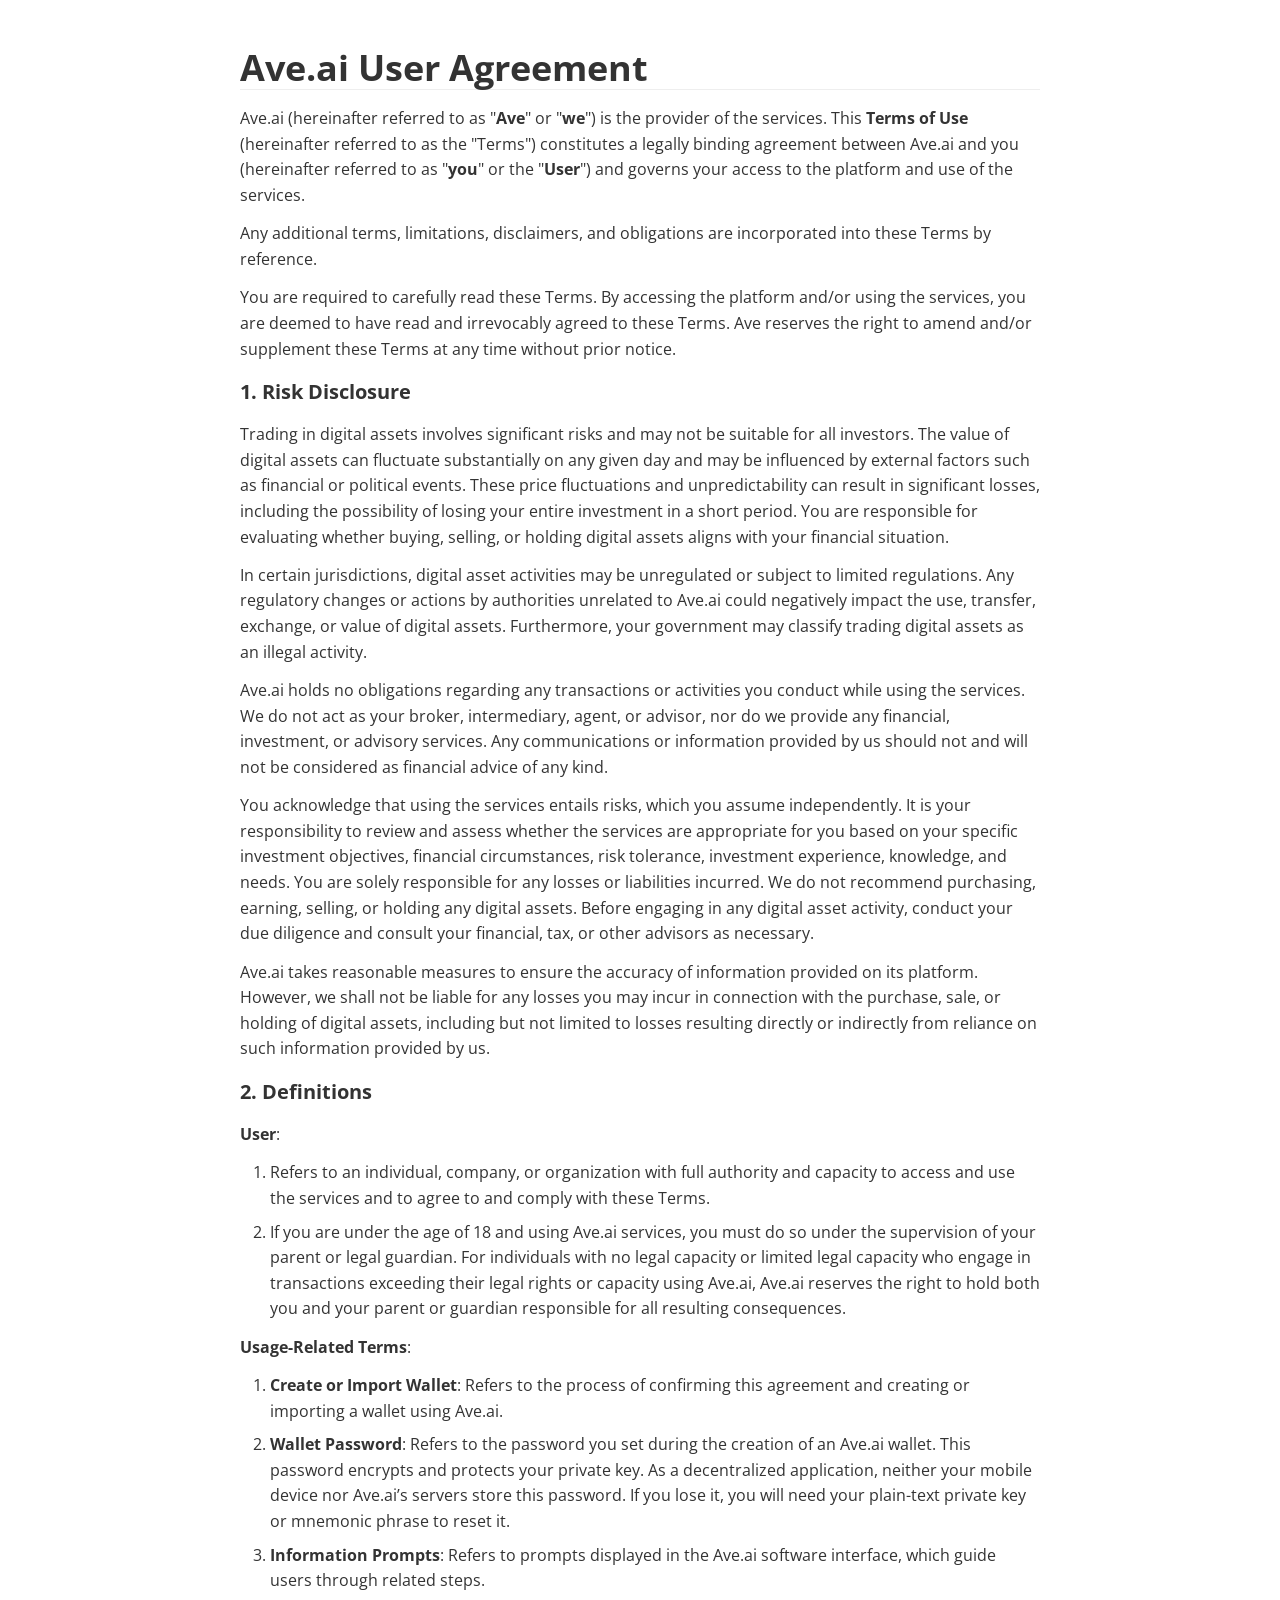
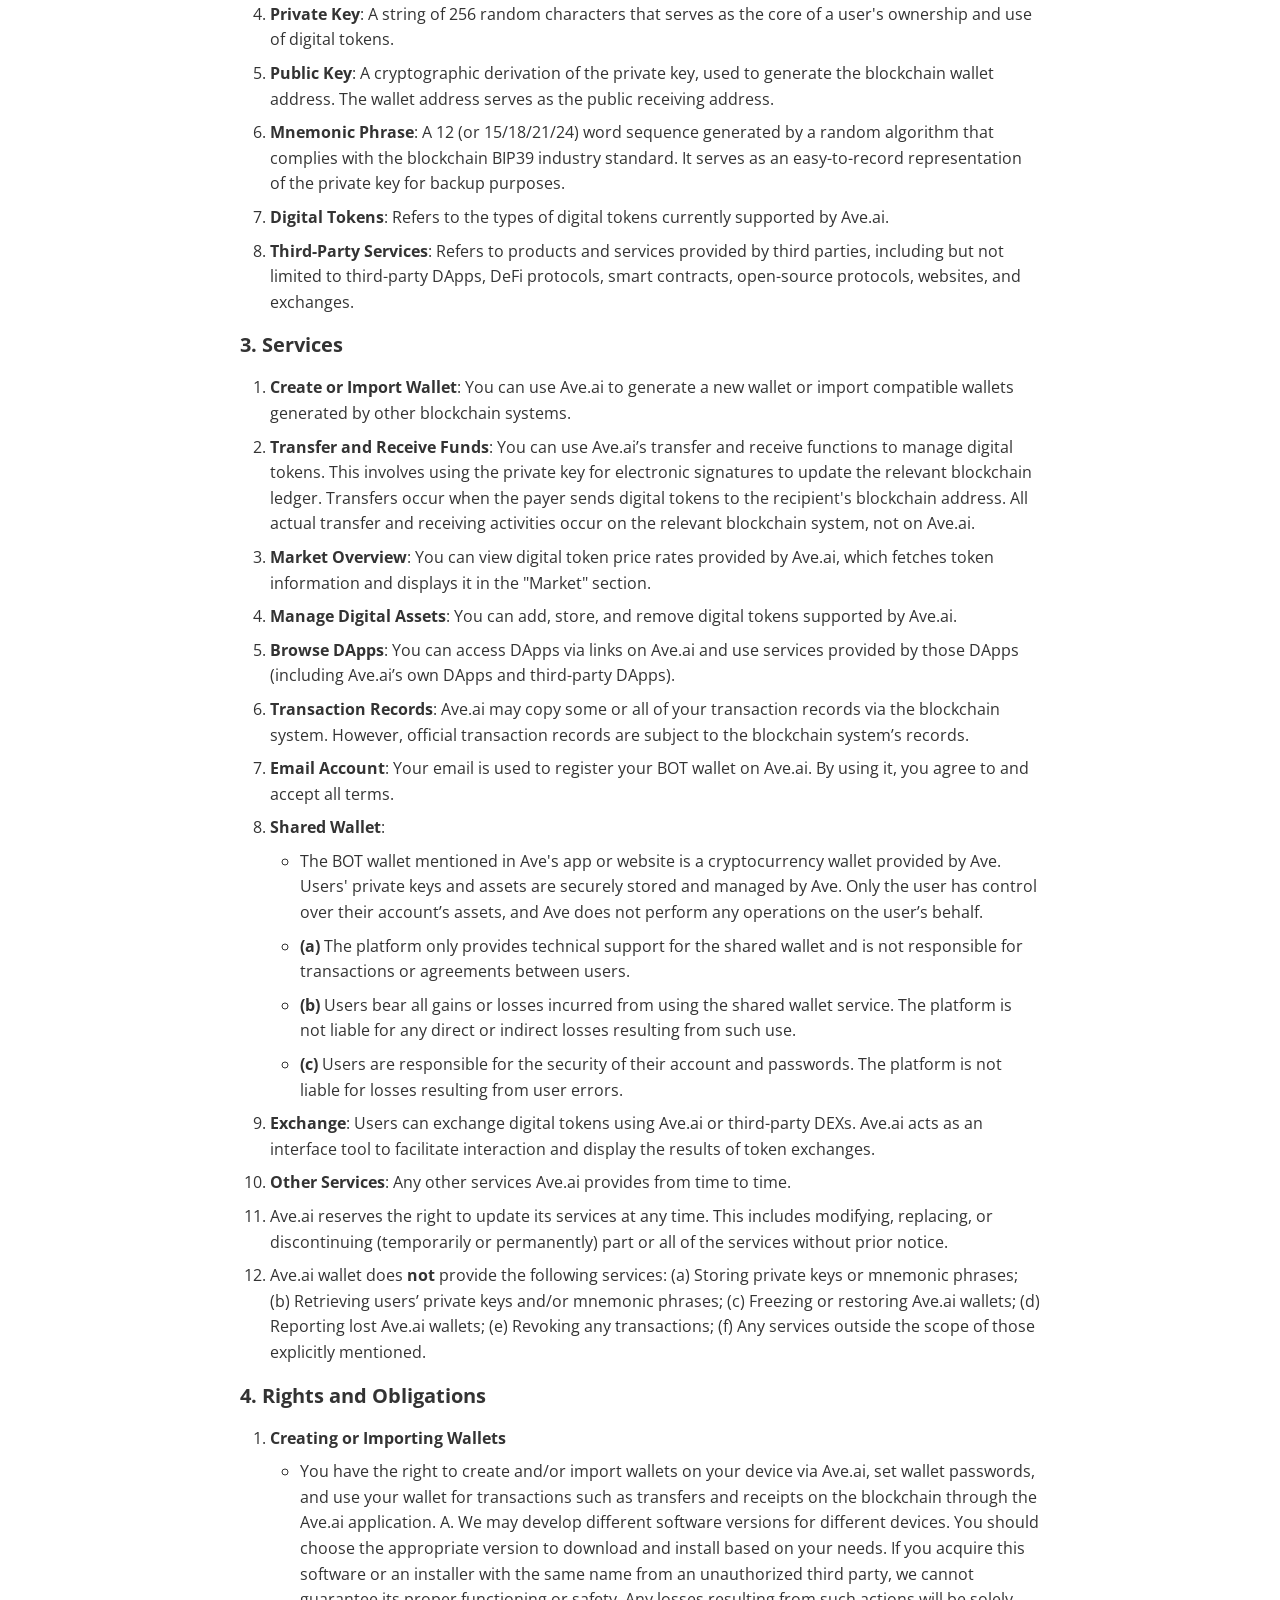
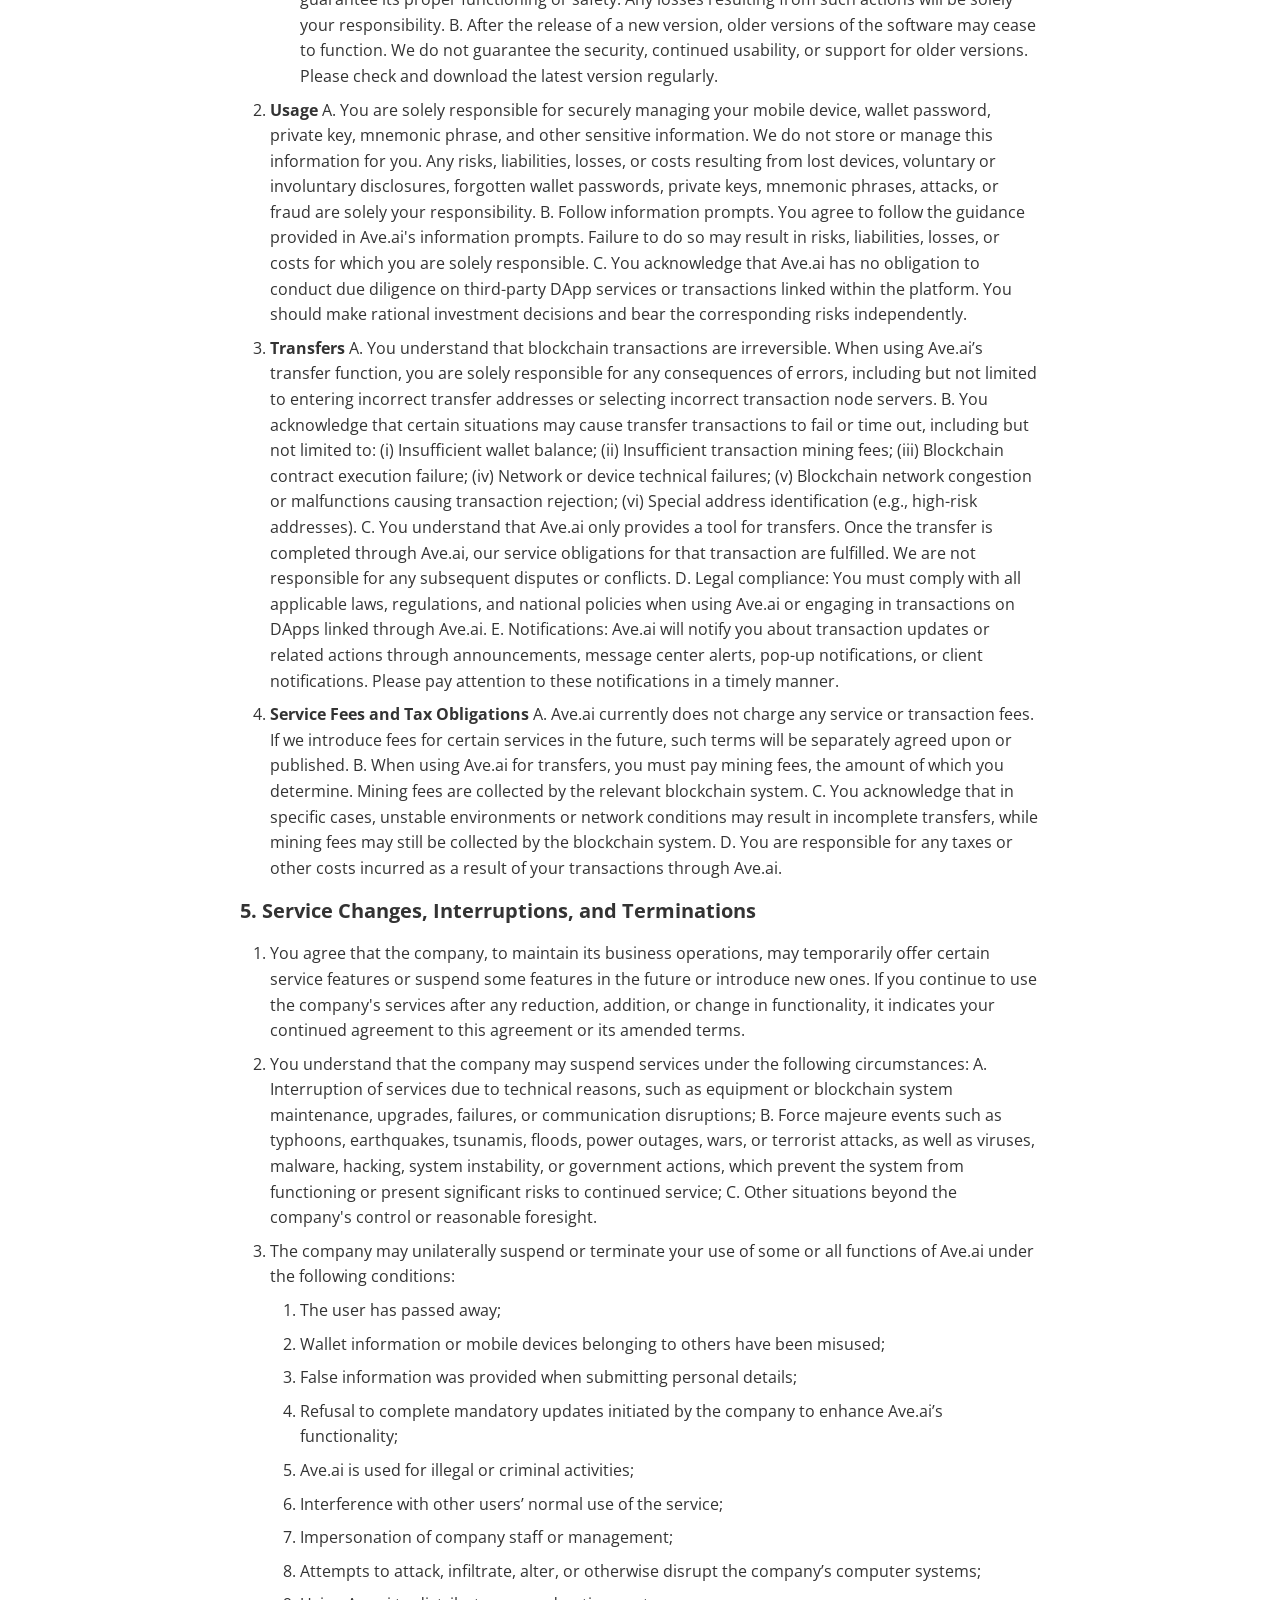
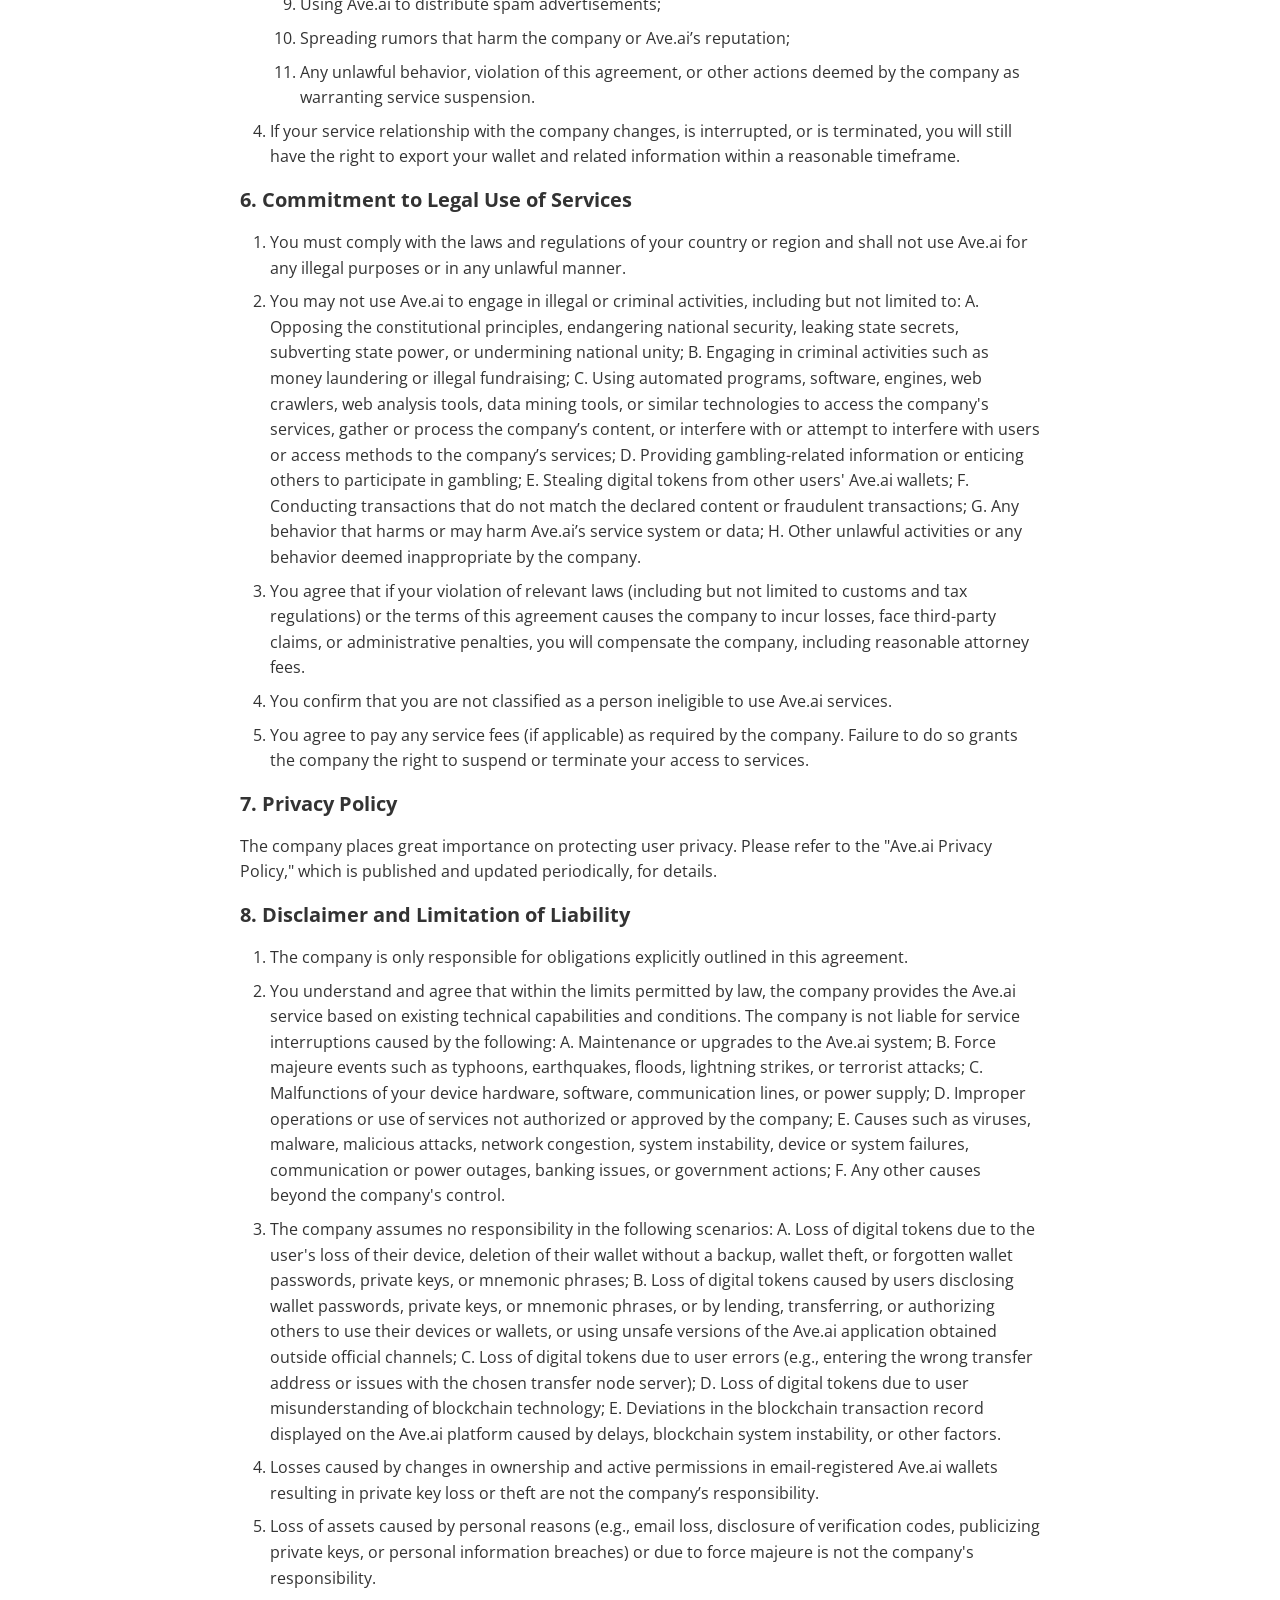
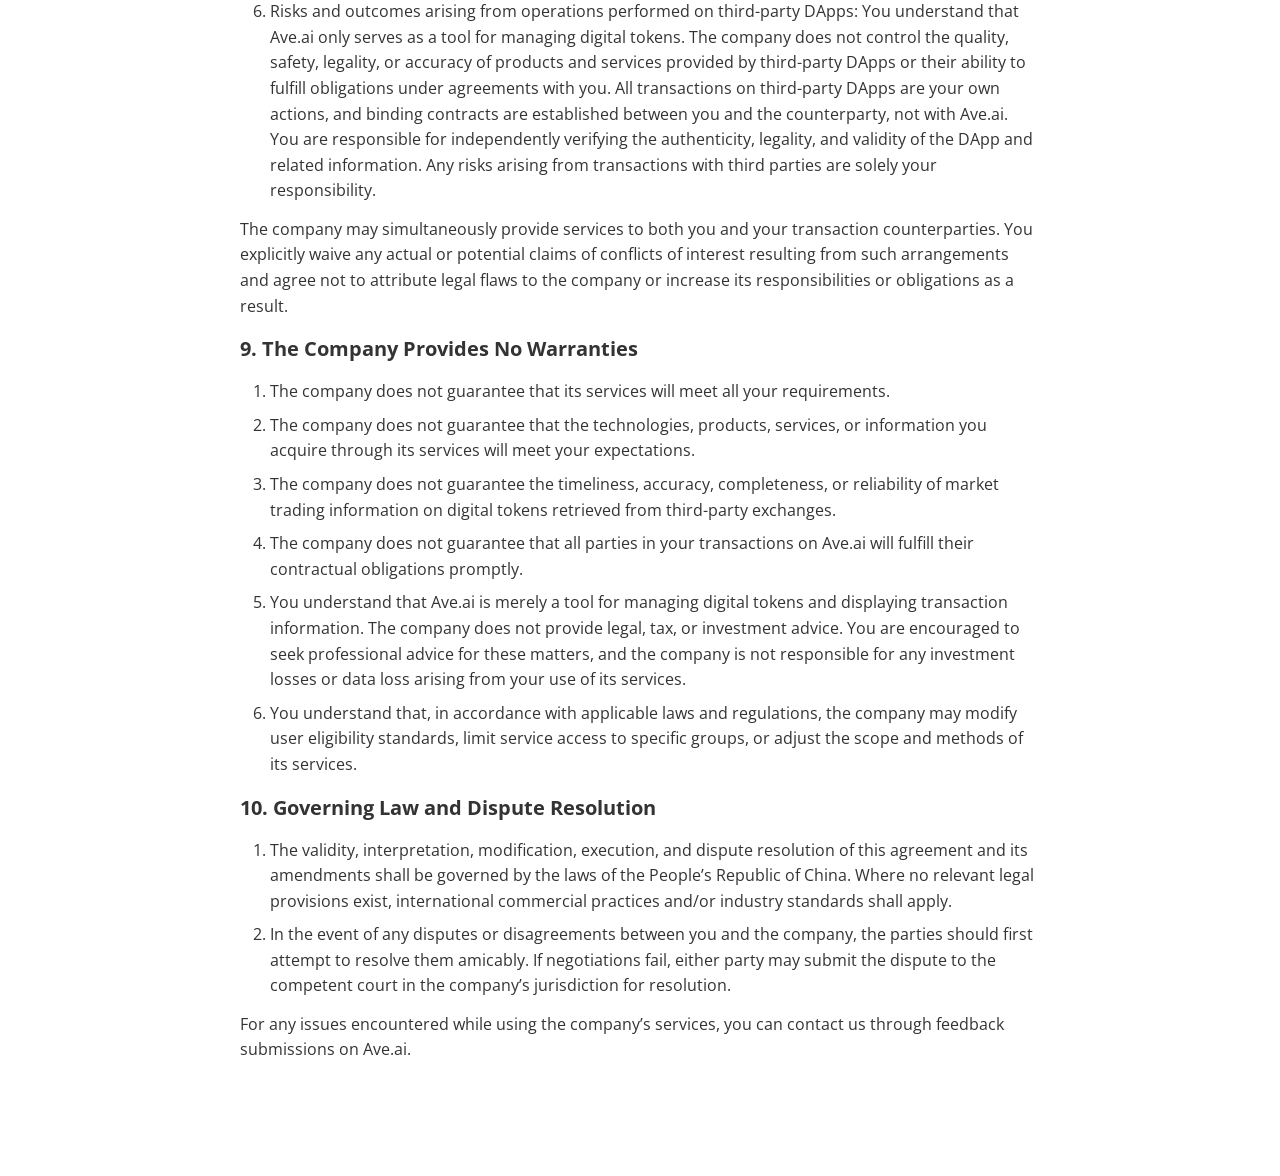
<file: user_agreement.html>
<!doctype html>
<html>
<head>
<meta charset='UTF-8'><meta name='viewport' content='width=device-width initial-scale=1'>
<title>Ave.ai User Agreement</title>

<link href='https://fonts.googleapis.com/css?family=Open+Sans:400italic,700italic,700,400&subset=latin,latin-ext' rel='stylesheet' type='text/css' /><style type='text/css'>html {overflow-x: initial !important;}:root { --bg-color: #ffffff; --text-color: #333333; --select-text-bg-color: #B5D6FC; --select-text-font-color: auto; --monospace: "Lucida Console",Consolas,"Courier",monospace; --title-bar-height: 20px; }
.mac-os-11 { --title-bar-height: 28px; }
html { font-size: 14px; background-color: var(--bg-color); color: var(--text-color); font-family: "Helvetica Neue", Helvetica, Arial, sans-serif; -webkit-font-smoothing: antialiased; }
h1, h2, h3, h4, h5 { white-space: pre-wrap; }
body { margin: 0px; padding: 0px; height: auto; inset: 0px; font-size: 1rem; line-height: 1.428571; overflow-x: hidden; background: inherit; tab-size: 4; }
iframe { margin: auto; }
a.url { word-break: break-all; }
a:active, a:hover { outline: 0px; }
.in-text-selection, ::selection { text-shadow: none; background: var(--select-text-bg-color); color: var(--select-text-font-color); }
#write { margin: 0px auto; height: auto; width: inherit; word-break: normal; overflow-wrap: break-word; position: relative; white-space: normal; overflow-x: visible; padding-top: 36px; }
#write.first-line-indent p { text-indent: 2em; }
#write.first-line-indent li p, #write.first-line-indent p * { text-indent: 0px; }
#write.first-line-indent li { margin-left: 2em; }
.for-image #write { padding-left: 8px; padding-right: 8px; }
body.typora-export { padding-left: 30px; padding-right: 30px; }
.typora-export .footnote-line, .typora-export li, .typora-export p { white-space: pre-wrap; }
.typora-export .task-list-item input { pointer-events: none; }
@media screen and (max-width: 500px) {
  body.typora-export { padding-left: 0px; padding-right: 0px; }
  #write { padding-left: 20px; padding-right: 20px; }
}
#write li > figure:last-child { margin-bottom: 0.5rem; }
#write ol, #write ul { position: relative; }
img { max-width: 100%; vertical-align: middle; image-orientation: from-image; }
button, input, select, textarea { color: inherit; font-style: inherit; font-variant-caps: inherit; font-weight: inherit; font-stretch: inherit; font-size: inherit; line-height: inherit; font-family: inherit; font-size-adjust: inherit; font-kerning: inherit; font-variant-alternates: inherit; font-variant-ligatures: inherit; font-variant-numeric: inherit; font-variant-east-asian: inherit; font-variant-position: inherit; font-feature-settings: inherit; font-optical-sizing: inherit; font-variation-settings: inherit; }
input[type="checkbox"], input[type="radio"] { line-height: normal; padding: 0px; }
*, ::after, ::before { box-sizing: border-box; }
#write h1, #write h2, #write h3, #write h4, #write h5, #write h6, #write p, #write pre { width: inherit; }
#write h1, #write h2, #write h3, #write h4, #write h5, #write h6, #write p { position: relative; }
p { line-height: inherit; }
h1, h2, h3, h4, h5, h6 { break-after: avoid-page; break-inside: avoid; orphans: 4; }
p { orphans: 4; }
h1 { font-size: 2rem; }
h2 { font-size: 1.8rem; }
h3 { font-size: 1.6rem; }
h4 { font-size: 1.4rem; }
h5 { font-size: 1.2rem; }
h6 { font-size: 1rem; }
.md-math-block, .md-rawblock, h1, h2, h3, h4, h5, h6, p { margin-top: 1rem; margin-bottom: 1rem; }
.hidden { display: none; }
.md-blockmeta { color: rgb(204, 204, 204); font-weight: 700; font-style: italic; }
a { cursor: pointer; }
sup.md-footnote { padding: 2px 4px; background-color: rgba(238, 238, 238, 0.7); color: rgb(85, 85, 85); border-radius: 4px; cursor: pointer; }
sup.md-footnote a, sup.md-footnote a:hover { color: inherit; text-transform: inherit; text-decoration: inherit; }
#write input[type="checkbox"] { cursor: pointer; width: inherit; height: inherit; }
figure { overflow-x: auto; margin: 1.2em 0px; max-width: calc(100% + 16px); padding: 0px; }
figure > table { margin: 0px; }
thead, tr { break-inside: avoid; break-after: auto; }
thead { display: table-header-group; }
table { border-collapse: collapse; border-spacing: 0px; width: 100%; overflow: auto; break-inside: auto; text-align: left; }
table.md-table td { min-width: 32px; }
.CodeMirror-gutters { border-right-width: 0px; border-right-style: none; border-right-color: currentcolor; background-color: inherit; }
.CodeMirror-linenumber { -webkit-user-select: none; }
.CodeMirror { text-align: left; }
.CodeMirror-placeholder { opacity: 0.3; }
.CodeMirror pre { padding: 0px 4px; }
.CodeMirror-lines { padding: 0px; }
div.hr:focus { cursor: none; }
#write pre { white-space: pre-wrap; }
#write.fences-no-line-wrapping pre { white-space: pre; }
#write pre.ty-contain-cm { white-space: normal; }
.CodeMirror-gutters { margin-right: 4px; }
.md-fences { font-size: 0.9rem; display: block; break-inside: avoid; text-align: left; overflow: visible; white-space: pre; background: inherit; position: relative !important; }
.md-fences-adv-panel { width: 100%; margin-top: 10px; text-align: center; padding-top: 0px; padding-bottom: 8px; overflow-x: auto; }
#write .md-fences.mock-cm { white-space: pre-wrap; }
.md-fences.md-fences-with-lineno { padding-left: 0px; }
#write.fences-no-line-wrapping .md-fences.mock-cm { white-space: pre; overflow-x: auto; }
.md-fences.mock-cm.md-fences-with-lineno { padding-left: 8px; }
.CodeMirror-line, twitterwidget { break-inside: avoid; }
svg { break-inside: avoid; }
.footnotes { opacity: 0.8; font-size: 0.9rem; margin-top: 1em; margin-bottom: 1em; }
.footnotes + .footnotes { margin-top: 0px; }
.md-reset { margin: 0px; padding: 0px; border: 0px; outline: 0px; vertical-align: top; background: 0px 0px; text-decoration: none; text-shadow: none; float: none; position: static; width: auto; height: auto; white-space: nowrap; cursor: inherit; line-height: normal; font-weight: 400; text-align: left; box-sizing: content-box; direction: ltr; }
li div { padding-top: 0px; }
blockquote { margin: 1rem 0px; }
li .mathjax-block, li p { margin: 0.5rem 0px; }
li blockquote { margin: 1rem 0px; }
li { margin: 0px; position: relative; }
blockquote > :last-child { margin-bottom: 0px; }
blockquote > :first-child, li > :first-child { margin-top: 0px; }
.footnotes-area { color: rgb(136, 136, 136); margin-top: 0.714rem; padding-bottom: 0.143rem; white-space: normal; }
#write .footnote-line { white-space: pre-wrap; }
@media print {
  body, html { border: 1px solid transparent; height: 99%; break-after: avoid; break-before: avoid; font-variant-ligatures: no-common-ligatures; }
  #write { margin-top: 0px; border-color: transparent !important; padding-top: 0px !important; padding-bottom: 0px !important; }
  .typora-export * { print-color-adjust: exact; }
  .typora-export #write { break-after: avoid; }
  .typora-export #write::after { height: 0px; }
  .is-mac table { break-inside: avoid; }
  #write > p:nth-child(1) { margin-top: 0px; }
  .typora-export-show-outline .typora-export-sidebar { display: none; }
  figure { overflow-x: visible; }
}
.footnote-line { margin-top: 0.714em; font-size: 0.7em; }
a img, img a { cursor: pointer; }
pre.md-meta-block { font-size: 0.8rem; min-height: 0.8rem; white-space: pre-wrap; background: rgb(204, 204, 204); display: block; overflow-x: hidden; }
p > .md-image:only-child:not(.md-img-error) img, p > img:only-child { display: block; margin: auto; }
#write.first-line-indent p > .md-image:only-child:not(.md-img-error) img { left: -2em; position: relative; }
p > .md-image:only-child { display: inline-block; width: 100%; }
#write .MathJax_Display { margin: 0.8em 0px 0px; }
.md-math-block { width: 100%; }
.md-math-block:not(:empty)::after { display: none; }
.MathJax_ref { fill: currentcolor; }
[contenteditable="true"]:active, [contenteditable="true"]:focus, [contenteditable="false"]:active, [contenteditable="false"]:focus { outline: 0px; box-shadow: none; }
.md-task-list-item { position: relative; list-style-type: none; }
.task-list-item.md-task-list-item { padding-left: 0px; }
.md-task-list-item > input { position: absolute; top: 0px; left: 0px; margin-left: -1.2em; margin-top: calc(1em - 10px); border: medium; }
.math { font-size: 1rem; }
.md-toc { min-height: 3.58rem; position: relative; font-size: 0.9rem; border-radius: 10px; }
.md-toc-content { position: relative; margin-left: 0px; }
.md-toc-content::after, .md-toc::after { display: none; }
.md-toc-item { display: block; color: rgb(65, 131, 196); }
.md-toc-item a { text-decoration: none; }
.md-toc-inner:hover { text-decoration: underline; }
.md-toc-inner { display: inline-block; cursor: pointer; }
.md-toc-h1 .md-toc-inner { margin-left: 0px; font-weight: 700; }
.md-toc-h2 .md-toc-inner { margin-left: 2em; }
.md-toc-h3 .md-toc-inner { margin-left: 4em; }
.md-toc-h4 .md-toc-inner { margin-left: 6em; }
.md-toc-h5 .md-toc-inner { margin-left: 8em; }
.md-toc-h6 .md-toc-inner { margin-left: 10em; }
@media screen and (max-width: 48em) {
  .md-toc-h3 .md-toc-inner { margin-left: 3.5em; }
  .md-toc-h4 .md-toc-inner { margin-left: 5em; }
  .md-toc-h5 .md-toc-inner { margin-left: 6.5em; }
  .md-toc-h6 .md-toc-inner { margin-left: 8em; }
}
a.md-toc-inner { font-size: inherit; font-style: inherit; font-weight: inherit; line-height: inherit; }
.footnote-line a:not(.reversefootnote) { color: inherit; }
.reversefootnote { font-family: ui-monospace, sans-serif; }
.md-attr { display: none; }
.md-fn-count::after { content: "."; }
code, pre, samp, tt { font-family: var(--monospace); }
kbd { margin: 0px 0.1em; padding: 0.1em 0.6em; font-size: 0.8em; color: rgb(36, 39, 41); background: rgb(255, 255, 255); border: 1px solid rgb(173, 179, 185); border-radius: 3px; box-shadow: rgba(12, 13, 14, 0.2) 0px 1px 0px, rgb(255, 255, 255) 0px 0px 0px 2px inset; white-space: nowrap; vertical-align: middle; }
.md-comment { color: rgb(162, 127, 3); opacity: 0.6; font-family: var(--monospace); }
code { text-align: left; vertical-align: initial; }
a.md-print-anchor { white-space: pre !important; border-width: medium !important; border-style: none !important; border-color: currentcolor !important; display: inline-block !important; position: absolute !important; width: 1px !important; right: 0px !important; outline: 0px !important; background: 0px 0px !important; text-decoration: initial !important; text-shadow: initial !important; }
.os-windows.monocolor-emoji .md-emoji { font-family: "Segoe UI Symbol", sans-serif; }
.md-diagram-panel > svg { max-width: 100%; }
[lang="flow"] svg, [lang="mermaid"] svg { max-width: 100%; height: auto; }
[lang="mermaid"] .node text { font-size: 1rem; }
table tr th { border-bottom-width: 0px; border-bottom-style: none; border-bottom-color: currentcolor; }
video { max-width: 100%; display: block; margin: 0px auto; }
iframe { max-width: 100%; width: 100%; border: medium; }
.highlight td, .highlight tr { border: 0px; }
mark { background: rgb(255, 255, 0); color: rgb(0, 0, 0); }
.md-html-inline .md-plain, .md-html-inline strong, mark .md-inline-math, mark strong { color: inherit; }
.md-expand mark .md-meta { opacity: 0.3 !important; }
mark .md-meta { color: rgb(0, 0, 0); }
@media print {
  .typora-export h1, .typora-export h2, .typora-export h3, .typora-export h4, .typora-export h5, .typora-export h6 { break-inside: avoid; }
}
.md-diagram-panel .messageText { stroke: none !important; }
.md-diagram-panel .start-state { fill: var(--node-fill); }
.md-diagram-panel .edgeLabel rect { opacity: 1 !important; }
.md-fences.md-fences-math { font-size: 1em; }
.md-fences-advanced:not(.md-focus) { padding: 0px; white-space: nowrap; border: 0px; }
.md-fences-advanced:not(.md-focus) { background: inherit; }
.typora-export-show-outline .typora-export-content { max-width: 1440px; margin: auto; display: flex; flex-direction: row; }
.typora-export-sidebar { width: 300px; font-size: 0.8rem; margin-top: 80px; margin-right: 18px; }
.typora-export-show-outline #write { --webkit-flex: 2; flex: 2 1 0%; }
.typora-export-sidebar .outline-content { position: fixed; top: 0px; max-height: 100%; overflow: hidden auto; padding-bottom: 30px; padding-top: 60px; width: 300px; }
@media screen and (max-width: 1024px) {
  .typora-export-sidebar, .typora-export-sidebar .outline-content { width: 240px; }
}
@media screen and (max-width: 800px) {
  .typora-export-sidebar { display: none; }
}
.outline-content li, .outline-content ul { margin-left: 0px; margin-right: 0px; padding-left: 0px; padding-right: 0px; list-style: none; overflow-wrap: anywhere; }
.outline-content ul { margin-top: 0px; margin-bottom: 0px; }
.outline-content strong { font-weight: 400; }
.outline-expander { width: 1rem; height: 1.428571rem; position: relative; display: table-cell; vertical-align: middle; cursor: pointer; padding-left: 4px; }
.outline-expander::before { content: ""; position: relative; font-family: Ionicons; display: inline-block; font-size: 8px; vertical-align: middle; }
.outline-item { padding-top: 3px; padding-bottom: 3px; cursor: pointer; }
.outline-expander:hover::before { content: ""; }
.outline-h1 > .outline-item { padding-left: 0px; }
.outline-h2 > .outline-item { padding-left: 1em; }
.outline-h3 > .outline-item { padding-left: 2em; }
.outline-h4 > .outline-item { padding-left: 3em; }
.outline-h5 > .outline-item { padding-left: 4em; }
.outline-h6 > .outline-item { padding-left: 5em; }
.outline-label { cursor: pointer; display: table-cell; vertical-align: middle; text-decoration: none; color: inherit; }
.outline-label:hover { text-decoration: underline; }
.outline-item:hover { border-color: rgb(245, 245, 245); background-color: var(--item-hover-bg-color); }
.outline-item:hover { margin-left: -28px; margin-right: -28px; border-left-width: 28px; border-left-style: solid; border-left-color: transparent; border-right-width: 28px; border-right-style: solid; border-right-color: transparent; }
.outline-item-single .outline-expander::before, .outline-item-single .outline-expander:hover::before { display: none; }
.outline-item-open > .outline-item > .outline-expander::before { content: ""; }
.outline-children { display: none; }
.info-panel-tab-wrapper { display: none; }
.outline-item-open > .outline-children { display: block; }
.typora-export .outline-item { padding-top: 1px; padding-bottom: 1px; }
.typora-export .outline-item:hover { margin-right: -8px; border-right-width: 8px; border-right-style: solid; border-right-color: transparent; }
.typora-export .outline-expander::before { content: "+"; font-family: inherit; top: -1px; }
.typora-export .outline-expander:hover::before, .typora-export .outline-item-open > .outline-item > .outline-expander::before { content: "−"; }
.typora-export-collapse-outline .outline-children { display: none; }
.typora-export-collapse-outline .outline-item-open > .outline-children, .typora-export-no-collapse-outline .outline-children { display: block; }
.typora-export-no-collapse-outline .outline-expander::before { content: "" !important; }
.typora-export-show-outline .outline-item-active > .outline-item .outline-label { font-weight: 700; }
.md-inline-math-container mjx-container { zoom: 0.95; }
mjx-container { break-inside: avoid; }


:root {
    --side-bar-bg-color: #fafafa;
    --control-text-color: #777;
}

@include-when-export url(https://fonts.googleapis.com/css?family=Open+Sans:400italic,700italic,700,400&subset=latin,latin-ext);

/* open-sans-regular - latin-ext_latin */
  /* open-sans-italic - latin-ext_latin */
    /* open-sans-700 - latin-ext_latin */
    /* open-sans-700italic - latin-ext_latin */
  html {
    font-size: 16px;
    -webkit-font-smoothing: antialiased;
}

body {
    font-family: "Open Sans","Clear Sans", "Helvetica Neue", Helvetica, Arial, 'Segoe UI Emoji', sans-serif;
    color: rgb(51, 51, 51);
    line-height: 1.6;
}

#write {
    max-width: 860px;
  	margin: 0 auto;
  	padding: 30px;
    padding-bottom: 100px;
}

@media only screen and (min-width: 1400px) {
	#write {
		max-width: 1024px;
	}
}

@media only screen and (min-width: 1800px) {
	#write {
		max-width: 1200px;
	}
}

#write > ul:first-child,
#write > ol:first-child{
    margin-top: 30px;
}

a {
    color: #4183C4;
}
h1,
h2,
h3,
h4,
h5,
h6 {
    position: relative;
    margin-top: 1rem;
    margin-bottom: 1rem;
    font-weight: bold;
    line-height: 1.4;
    cursor: text;
}
h1:hover a.anchor,
h2:hover a.anchor,
h3:hover a.anchor,
h4:hover a.anchor,
h5:hover a.anchor,
h6:hover a.anchor {
    text-decoration: none;
}
h1 tt,
h1 code {
    font-size: inherit;
}
h2 tt,
h2 code {
    font-size: inherit;
}
h3 tt,
h3 code {
    font-size: inherit;
}
h4 tt,
h4 code {
    font-size: inherit;
}
h5 tt,
h5 code {
    font-size: inherit;
}
h6 tt,
h6 code {
    font-size: inherit;
}
h1 {
    font-size: 2.25em;
    line-height: 1.2;
    border-bottom: 1px solid #eee;
}
h2 {
    font-size: 1.75em;
    line-height: 1.225;
    border-bottom: 1px solid #eee;
}

/*@media print {
    .typora-export h1,
    .typora-export h2 {
        border-bottom: none;
        padding-bottom: initial;
    }

    .typora-export h1::after,
    .typora-export h2::after {
        content: "";
        display: block;
        height: 100px;
        margin-top: -96px;
        border-top: 1px solid #eee;
    }
}*/

h3 {
    font-size: 1.5em;
    line-height: 1.43;
}
h4 {
    font-size: 1.25em;
}
h5 {
    font-size: 1em;
}
h6 {
   font-size: 1em;
    color: #777;
}
p,
blockquote,
ul,
ol,
dl,
table{
    margin: 0.8em 0;
}
li>ol,
li>ul {
    margin: 0 0;
}
hr {
    height: 2px;
    padding: 0;
    margin: 16px 0;
    background-color: #e7e7e7;
    border: 0 none;
    overflow: hidden;
    box-sizing: content-box;
}

li p.first {
    display: inline-block;
}
ul,
ol {
    padding-left: 30px;
}
ul:first-child,
ol:first-child {
    margin-top: 0;
}
ul:last-child,
ol:last-child {
    margin-bottom: 0;
}
blockquote {
    border-left: 4px solid #dfe2e5;
    padding: 0 15px;
    color: #777777;
}
blockquote blockquote {
    padding-right: 0;
}
table {
    padding: 0;
    word-break: initial;
}
table tr {
    border: 1px solid #dfe2e5;
    margin: 0;
    padding: 0;
}
table tr:nth-child(2n),
thead {
    background-color: #f8f8f8;
}
table th {
    font-weight: bold;
    border: 1px solid #dfe2e5;
    border-bottom: 0;
    margin: 0;
    padding: 6px 13px;
}
table td {
    border: 1px solid #dfe2e5;
    margin: 0;
    padding: 6px 13px;
}
table th:first-child,
table td:first-child {
    margin-top: 0;
}
table th:last-child,
table td:last-child {
    margin-bottom: 0;
}

.CodeMirror-lines {
    padding-left: 4px;
}

.code-tooltip {
    box-shadow: 0 1px 1px 0 rgba(0,28,36,.3);
    border-top: 1px solid #eef2f2;
}

.md-fences,
code,
tt {
    border: 1px solid #e7eaed;
    background-color: #f8f8f8;
    border-radius: 3px;
    padding: 0;
    padding: 2px 4px 0px 4px;
    font-size: 0.9em;
}

code {
    background-color: #f3f4f4;
    padding: 0 2px 0 2px;
}

.md-fences {
    margin-bottom: 15px;
    margin-top: 15px;
    padding-top: 8px;
    padding-bottom: 6px;
}


.md-task-list-item > input {
  margin-left: -1.3em;
}

@media print {
    html {
        font-size: 13px;
    }
    pre {
        page-break-inside: avoid;
        word-wrap: break-word;
    }
}

.md-fences {
	background-color: #f8f8f8;
}
#write pre.md-meta-block {
	padding: 1rem;
    font-size: 85%;
    line-height: 1.45;
    background-color: #f7f7f7;
    border: 0;
    border-radius: 3px;
    color: #777777;
    margin-top: 0 !important;
}

.mathjax-block>.code-tooltip {
	bottom: .375rem;
}

.md-mathjax-midline {
    background: #fafafa;
}

#write>h3.md-focus:before{
	left: -1.5625rem;
	top: .375rem;
}
#write>h4.md-focus:before{
	left: -1.5625rem;
	top: .285714286rem;
}
#write>h5.md-focus:before{
	left: -1.5625rem;
	top: .285714286rem;
}
#write>h6.md-focus:before{
	left: -1.5625rem;
	top: .285714286rem;
}
.md-image>.md-meta {
    /*border: 1px solid #ddd;*/
    border-radius: 3px;
    padding: 2px 0px 0px 4px;
    font-size: 0.9em;
    color: inherit;
}

.md-tag {
    color: #a7a7a7;
    opacity: 1;
}

.md-toc { 
    margin-top:20px;
    padding-bottom:20px;
}

.sidebar-tabs {
    border-bottom: none;
}

#typora-quick-open {
    border: 1px solid #ddd;
    background-color: #f8f8f8;
}

#typora-quick-open-item {
    background-color: #FAFAFA;
    border-color: #FEFEFE #e5e5e5 #e5e5e5 #eee;
    border-style: solid;
    border-width: 1px;
}

/** focus mode */
.on-focus-mode blockquote {
    border-left-color: rgba(85, 85, 85, 0.12);
}

header, .context-menu, .megamenu-content, footer{
    font-family: "Segoe UI", "Arial", sans-serif;
}

.file-node-content:hover .file-node-icon,
.file-node-content:hover .file-node-open-state{
    visibility: visible;
}

.mac-seamless-mode #typora-sidebar {
    background-color: #fafafa;
    background-color: var(--side-bar-bg-color);
}

.md-lang {
    color: #b4654d;
}

/*.html-for-mac {
    --item-hover-bg-color: #E6F0FE;
}*/

#md-notification .btn {
    border: 0;
}

.dropdown-menu .divider {
    border-color: #e5e5e5;
    opacity: 0.4;
}

.ty-preferences .window-content {
    background-color: #fafafa;
}

.ty-preferences .nav-group-item.active {
    color: white;
    background: #999;
}

.menu-item-container a.menu-style-btn {
    background-color: #f5f8fa;
    background-image: linear-gradient( 180deg , hsla(0, 0%, 100%, 0.8), hsla(0, 0%, 100%, 0)); 
}


 @media print { @page {margin: 0 0 0 0;} body.typora-export {padding-left: 0; padding-right: 0;} #write {padding:0;}}
</style><title>Ave.ai User Agreement</title>
</head>
<body class='typora-export'><div class='typora-export-content'>
<div id='write'  class=''><h1 id='aveai-user-agreement'><span>Ave.ai User Agreement</span></h1><p><span>Ave.ai (hereinafter referred to as &quot;</span><strong><span>Ave</span></strong><span>&quot; or &quot;</span><strong><span>we</span></strong><span>&quot;) is the provider of the services. This </span><strong><span>Terms of Use</span></strong><span> (hereinafter referred to as the &quot;Terms&quot;) constitutes a legally binding agreement between Ave.ai and you (hereinafter referred to as &quot;</span><strong><span>you</span></strong><span>&quot; or the &quot;</span><strong><span>User</span></strong><span>&quot;) and governs your access to the platform and use of the services.</span></p><p><span>Any additional terms, limitations, disclaimers, and obligations are incorporated into these Terms by reference.</span></p><p><span>You are required to carefully read these Terms. By accessing the platform and/or using the services, you are deemed to have read and irrevocably agreed to these Terms. Ave reserves the right to amend and/or supplement these Terms at any time without prior notice.</span></p><h4 id='1-risk-disclosure'><strong><span>1. Risk Disclosure</span></strong></h4><p><span>Trading in digital assets involves significant risks and may not be suitable for all investors. The value of digital assets can fluctuate substantially on any given day and may be influenced by external factors such as financial or political events. These price fluctuations and unpredictability can result in significant losses, including the possibility of losing your entire investment in a short period. You are responsible for evaluating whether buying, selling, or holding digital assets aligns with your financial situation.</span></p><p><span>In certain jurisdictions, digital asset activities may be unregulated or subject to limited regulations. Any regulatory changes or actions by authorities unrelated to Ave.ai could negatively impact the use, transfer, exchange, or value of digital assets. Furthermore, your government may classify trading digital assets as an illegal activity.</span></p><p><span>Ave.ai holds no obligations regarding any transactions or activities you conduct while using the services. We do not act as your broker, intermediary, agent, or advisor, nor do we provide any financial, investment, or advisory services. Any communications or information provided by us should not and will not be considered as financial advice of any kind.</span></p><p><span>You acknowledge that using the services entails risks, which you assume independently. It is your responsibility to review and assess whether the services are appropriate for you based on your specific investment objectives, financial circumstances, risk tolerance, investment experience, knowledge, and needs. You are solely responsible for any losses or liabilities incurred. We do not recommend purchasing, earning, selling, or holding any digital assets. Before engaging in any digital asset activity, conduct your due diligence and consult your financial, tax, or other advisors as necessary.</span></p><p><span>Ave.ai takes reasonable measures to ensure the accuracy of information provided on its platform. However, we shall not be liable for any losses you may incur in connection with the purchase, sale, or holding of digital assets, including but not limited to losses resulting directly or indirectly from reliance on such information provided by us.</span></p><h4 id='2-definitions'><strong><span>2. Definitions</span></strong></h4><p><strong><span>User</span></strong><span>:</span></p><ol><li><p><span>Refers to an individual, company, or organization with full authority and capacity to access and use the services and to agree to and comply with these Terms.</span></p></li><li><p><span>If you are under the age of 18 and using Ave.ai services, you must do so under the supervision of your parent or legal guardian. For individuals with no legal capacity or limited legal capacity who engage in transactions exceeding their legal rights or capacity using Ave.ai, Ave.ai reserves the right to hold both you and your parent or guardian responsible for all resulting consequences.</span></p></li></ol><p><strong><span>Usage-Related Terms</span></strong><span>:</span></p><ol><li><p><strong><span>Create or Import Wallet</span></strong><span>: Refers to the process of confirming this agreement and creating or importing a wallet using Ave.ai.</span></p></li><li><p><strong><span>Wallet Password</span></strong><span>: Refers to the password you set during the creation of an Ave.ai wallet. This password encrypts and protects your private key. As a decentralized application, neither your mobile device nor Ave.ai’s servers store this password. If you lose it, you will need your plain-text private key or mnemonic phrase to reset it.</span></p></li><li><p><strong><span>Information Prompts</span></strong><span>: Refers to prompts displayed in the Ave.ai software interface, which guide users through related steps.</span></p></li><li><p><strong><span>Private Key</span></strong><span>: A string of 256 random characters that serves as the core of a user&#39;s ownership and use of digital tokens.</span></p></li><li><p><strong><span>Public Key</span></strong><span>: A cryptographic derivation of the private key, used to generate the blockchain wallet address. The wallet address serves as the public receiving address.</span></p></li><li><p><strong><span>Mnemonic Phrase</span></strong><span>: A 12 (or 15/18/21/24) word sequence generated by a random algorithm that complies with the blockchain BIP39 industry standard. It serves as an easy-to-record representation of the private key for backup purposes.</span></p></li><li><p><strong><span>Digital Tokens</span></strong><span>: Refers to the types of digital tokens currently supported by Ave.ai.</span></p></li><li><p><strong><span>Third-Party Services</span></strong><span>: Refers to products and services provided by third parties, including but not limited to third-party DApps, DeFi protocols, smart contracts, open-source protocols, websites, and exchanges.</span></p></li></ol><h4 id='3-services'><strong><span>3. Services</span></strong></h4><ol><li><p><strong><span>Create or Import Wallet</span></strong><span>: You can use Ave.ai to generate a new wallet or import compatible wallets generated by other blockchain systems.</span></p></li><li><p><strong><span>Transfer and Receive Funds</span></strong><span>: You can use Ave.ai’s transfer and receive functions to manage digital tokens. This involves using the private key for electronic signatures to update the relevant blockchain ledger. Transfers occur when the payer sends digital tokens to the recipient&#39;s blockchain address. All actual transfer and receiving activities occur on the relevant blockchain system, not on Ave.ai.</span></p></li><li><p><strong><span>Market Overview</span></strong><span>: You can view digital token price rates provided by Ave.ai, which fetches token information and displays it in the &quot;Market&quot; section.</span></p></li><li><p><strong><span>Manage Digital Assets</span></strong><span>: You can add, store, and remove digital tokens supported by Ave.ai.</span></p></li><li><p><strong><span>Browse DApps</span></strong><span>: You can access DApps via links on Ave.ai and use services provided by those DApps (including Ave.ai’s own DApps and third-party DApps).</span></p></li><li><p><strong><span>Transaction Records</span></strong><span>: Ave.ai may copy some or all of your transaction records via the blockchain system. However, official transaction records are subject to the blockchain system’s records.</span></p></li><li><p><strong><span>Email Account</span></strong><span>: Your email is used to register your BOT wallet on Ave.ai. By using it, you agree to and accept all terms.</span></p></li><li><p><strong><span>Shared Wallet</span></strong><span>:</span></p><ul><li><p><span>The BOT wallet mentioned in Ave&#39;s app or website is a cryptocurrency wallet provided by Ave. Users&#39; private keys and assets are securely stored and managed by Ave. Only the user has control over their account’s assets, and Ave does not perform any operations on the user’s behalf.</span></p></li><li><p><strong><span>(a)</span></strong><span> The platform only provides technical support for the shared wallet and is not responsible for transactions or agreements between users.</span></p></li><li><p><strong><span>(b)</span></strong><span> Users bear all gains or losses incurred from using the shared wallet service. The platform is not liable for any direct or indirect losses resulting from such use.</span></p></li><li><p><strong><span>(c)</span></strong><span> Users are responsible for the security of their account and passwords. The platform is not liable for losses resulting from user errors.</span></p></li></ul></li><li><p><strong><span>Exchange</span></strong><span>: Users can exchange digital tokens using Ave.ai or third-party DEXs. Ave.ai acts as an interface tool to facilitate interaction and display the results of token exchanges.</span></p></li><li><p><strong><span>Other Services</span></strong><span>: Any other services Ave.ai provides from time to time.</span></p></li><li><p><span>Ave.ai reserves the right to update its services at any time. This includes modifying, replacing, or discontinuing (temporarily or permanently) part or all of the services without prior notice.</span></p></li><li><p><span>Ave.ai wallet does </span><strong><span>not</span></strong><span> provide the following services: (a) Storing private keys or mnemonic phrases; (b) Retrieving users’ private keys and/or mnemonic phrases; (c) Freezing or restoring Ave.ai wallets; (d) Reporting lost Ave.ai wallets; (e) Revoking any transactions; (f) Any services outside the scope of those explicitly mentioned.</span></p></li></ol><h4 id='4-rights-and-obligations'><strong><span>4. Rights and Obligations</span></strong></h4><ol><li><p><strong><span>Creating or Importing Wallets</span></strong></p><ul><li><p><span>You have the right to create and/or import wallets on your device via Ave.ai, set wallet passwords, and use your wallet for transactions such as transfers and receipts on the blockchain through the Ave.ai application. A. We may develop different software versions for different devices. You should choose the appropriate version to download and install based on your needs. If you acquire this software or an installer with the same name from an unauthorized third party, we cannot guarantee its proper functioning or safety. Any losses resulting from such actions will be solely your responsibility. B. After the release of a new version, older versions of the software may cease to function. We do not guarantee the security, continued usability, or support for older versions. Please check and download the latest version regularly.</span></p></li></ul></li><li><p><strong><span>Usage</span></strong><span> A. You are solely responsible for securely managing your mobile device, wallet password, private key, mnemonic phrase, and other sensitive information. We do not store or manage this information for you. Any risks, liabilities, losses, or costs resulting from lost devices, voluntary or involuntary disclosures, forgotten wallet passwords, private keys, mnemonic phrases, attacks, or fraud are solely your responsibility. B. Follow information prompts. You agree to follow the guidance provided in Ave.ai&#39;s information prompts. Failure to do so may result in risks, liabilities, losses, or costs for which you are solely responsible. C. You acknowledge that Ave.ai has no obligation to conduct due diligence on third-party DApp services or transactions linked within the platform. You should make rational investment decisions and bear the corresponding risks independently.</span></p></li><li><p><strong><span>Transfers</span></strong><span> A. You understand that blockchain transactions are irreversible. When using Ave.ai’s transfer function, you are solely responsible for any consequences of errors, including but not limited to entering incorrect transfer addresses or selecting incorrect transaction node servers. B. You acknowledge that certain situations may cause transfer transactions to fail or time out, including but not limited to: (i) Insufficient wallet balance; (ii) Insufficient transaction mining fees; (iii) Blockchain contract execution failure; (iv) Network or device technical failures; (v) Blockchain network congestion or malfunctions causing transaction rejection; (vi) Special address identification (e.g., high-risk addresses). C. You understand that Ave.ai only provides a tool for transfers. Once the transfer is completed through Ave.ai, our service obligations for that transaction are fulfilled. We are not responsible for any subsequent disputes or conflicts. D. Legal compliance: You must comply with all applicable laws, regulations, and national policies when using Ave.ai or engaging in transactions on DApps linked through Ave.ai. E. Notifications: Ave.ai will notify you about transaction updates or related actions through announcements, message center alerts, pop-up notifications, or client notifications. Please pay attention to these notifications in a timely manner.</span></p></li><li><p><strong><span>Service Fees and Tax Obligations</span></strong><span> A. Ave.ai currently does not charge any service or transaction fees. If we introduce fees for certain services in the future, such terms will be separately agreed upon or published. B. When using Ave.ai for transfers, you must pay mining fees, the amount of which you determine. Mining fees are collected by the relevant blockchain system. C. You acknowledge that in specific cases, unstable environments or network conditions may result in incomplete transfers, while mining fees may still be collected by the blockchain system. D. You are responsible for any taxes or other costs incurred as a result of your transactions through Ave.ai.</span></p></li></ol><h4 id='5-service-changes-interruptions-and-terminations'><strong><span>5. Service Changes, Interruptions, and Terminations</span></strong></h4><ol><li><p><span>You agree that the company, to maintain its business operations, may temporarily offer certain service features or suspend some features in the future or introduce new ones. If you continue to use the company&#39;s services after any reduction, addition, or change in functionality, it indicates your continued agreement to this agreement or its amended terms.</span></p></li><li><p><span>You understand that the company may suspend services under the following circumstances: A. Interruption of services due to technical reasons, such as equipment or blockchain system maintenance, upgrades, failures, or communication disruptions; B. Force majeure events such as typhoons, earthquakes, tsunamis, floods, power outages, wars, or terrorist attacks, as well as viruses, malware, hacking, system instability, or government actions, which prevent the system from functioning or present significant risks to continued service; C. Other situations beyond the company&#39;s control or reasonable foresight.</span></p></li><li><p><span>The company may unilaterally suspend or terminate your use of some or all functions of Ave.ai under the following conditions:</span></p><ol><li><p><span>The user has passed away;</span></p></li><li><p><span>Wallet information or mobile devices belonging to others have been misused;</span></p></li><li><p><span>False information was provided when submitting personal details;</span></p></li><li><p><span>Refusal to complete mandatory updates initiated by the company to enhance Ave.ai’s functionality;</span></p></li><li><p><span>Ave.ai is used for illegal or criminal activities;</span></p></li><li><p><span>Interference with other users’ normal use of the service;</span></p></li><li><p><span>Impersonation of company staff or management;</span></p></li><li><p><span>Attempts to attack, infiltrate, alter, or otherwise disrupt the company’s computer systems;</span></p></li><li><p><span>Using Ave.ai to distribute spam advertisements;</span></p></li><li><p><span>Spreading rumors that harm the company or Ave.ai’s reputation;</span></p></li><li><p><span>Any unlawful behavior, violation of this agreement, or other actions deemed by the company as warranting service suspension.</span></p></li></ol></li><li><p><span>If your service relationship with the company changes, is interrupted, or is terminated, you will still have the right to export your wallet and related information within a reasonable timeframe.</span></p></li></ol><h4 id='6-commitment-to-legal-use-of-services'><strong><span>6. Commitment to Legal Use of Services</span></strong></h4><ol><li><p><span>You must comply with the laws and regulations of your country or region and shall not use Ave.ai for any illegal purposes or in any unlawful manner.</span></p></li><li><p><span>You may not use Ave.ai to engage in illegal or criminal activities, including but not limited to: A. Opposing the constitutional principles, endangering national security, leaking state secrets, subverting state power, or undermining national unity; B. Engaging in criminal activities such as money laundering or illegal fundraising; C. Using automated programs, software, engines, web crawlers, web analysis tools, data mining tools, or similar technologies to access the company&#39;s services, gather or process the company’s content, or interfere with or attempt to interfere with users or access methods to the company’s services; D. Providing gambling-related information or enticing others to participate in gambling; E. Stealing digital tokens from other users&#39; Ave.ai wallets; F. Conducting transactions that do not match the declared content or fraudulent transactions; G. Any behavior that harms or may harm Ave.ai’s service system or data; H. Other unlawful activities or any behavior deemed inappropriate by the company.</span></p></li><li><p><span>You agree that if your violation of relevant laws (including but not limited to customs and tax regulations) or the terms of this agreement causes the company to incur losses, face third-party claims, or administrative penalties, you will compensate the company, including reasonable attorney fees.</span></p></li><li><p><span>You confirm that you are not classified as a person ineligible to use Ave.ai services.</span></p></li><li><p><span>You agree to pay any service fees (if applicable) as required by the company. Failure to do so grants the company the right to suspend or terminate your access to services.</span></p></li></ol><h4 id='7-privacy-policy'><strong><span>7. Privacy Policy</span></strong></h4><p><span>The company places great importance on protecting user privacy. Please refer to the &quot;Ave.ai Privacy Policy,&quot; which is published and updated periodically, for details.</span></p><h4 id='8-disclaimer-and-limitation-of-liability'><strong><span>8. Disclaimer and Limitation of Liability</span></strong></h4><ol><li><p><span>The company is only responsible for obligations explicitly outlined in this agreement.</span></p></li><li><p><span>You understand and agree that within the limits permitted by law, the company provides the Ave.ai service based on existing technical capabilities and conditions. The company is not liable for service interruptions caused by the following: A. Maintenance or upgrades to the Ave.ai system; B. Force majeure events such as typhoons, earthquakes, floods, lightning strikes, or terrorist attacks; C. Malfunctions of your device hardware, software, communication lines, or power supply; D. Improper operations or use of services not authorized or approved by the company; E. Causes such as viruses, malware, malicious attacks, network congestion, system instability, device or system failures, communication or power outages, banking issues, or government actions; F. Any other causes beyond the company&#39;s control.</span></p></li><li><p><span>The company assumes no responsibility in the following scenarios: A. Loss of digital tokens due to the user&#39;s loss of their device, deletion of their wallet without a backup, wallet theft, or forgotten wallet passwords, private keys, or mnemonic phrases; B. Loss of digital tokens caused by users disclosing wallet passwords, private keys, or mnemonic phrases, or by lending, transferring, or authorizing others to use their devices or wallets, or using unsafe versions of the Ave.ai application obtained outside official channels; C. Loss of digital tokens due to user errors (e.g., entering the wrong transfer address or issues with the chosen transfer node server); D. Loss of digital tokens due to user misunderstanding of blockchain technology; E. Deviations in the blockchain transaction record displayed on the Ave.ai platform caused by delays, blockchain system instability, or other factors.</span></p></li><li><p><span>Losses caused by changes in ownership and active permissions in email-registered Ave.ai wallets resulting in private key loss or theft are not the company’s responsibility.</span></p></li><li><p><span>Loss of assets caused by personal reasons (e.g., email loss, disclosure of verification codes, publicizing private keys, or personal information breaches) or due to force majeure is not the company&#39;s responsibility.</span></p></li><li><p><span>Risks and outcomes arising from operations performed on third-party DApps: You understand that Ave.ai only serves as a tool for managing digital tokens. The company does not control the quality, safety, legality, or accuracy of products and services provided by third-party DApps or their ability to fulfill obligations under agreements with you. All transactions on third-party DApps are your own actions, and binding contracts are established between you and the counterparty, not with Ave.ai. You are responsible for independently verifying the authenticity, legality, and validity of the DApp and related information. Any risks arising from transactions with third parties are solely your responsibility.</span></p></li></ol><p><span>The company may simultaneously provide services to both you and your transaction counterparties. You explicitly waive any actual or potential claims of conflicts of interest resulting from such arrangements and agree not to attribute legal flaws to the company or increase its responsibilities or obligations as a result.</span></p><h4 id='9-the-company-provides-no-warranties'><strong><span>9. The Company Provides No Warranties</span></strong></h4><ol><li><p><span>The company does not guarantee that its services will meet all your requirements.</span></p></li><li><p><span>The company does not guarantee that the technologies, products, services, or information you acquire through its services will meet your expectations.</span></p></li><li><p><span>The company does not guarantee the timeliness, accuracy, completeness, or reliability of market trading information on digital tokens retrieved from third-party exchanges.</span></p></li><li><p><span>The company does not guarantee that all parties in your transactions on Ave.ai will fulfill their contractual obligations promptly.</span></p></li><li><p><span>You understand that Ave.ai is merely a tool for managing digital tokens and displaying transaction information. The company does not provide legal, tax, or investment advice. You are encouraged to seek professional advice for these matters, and the company is not responsible for any investment losses or data loss arising from your use of its services.</span></p></li><li><p><span>You understand that, in accordance with applicable laws and regulations, the company may modify user eligibility standards, limit service access to specific groups, or adjust the scope and methods of its services.</span></p></li></ol><h4 id='10-governing-law-and-dispute-resolution'><strong><span>10. Governing Law and Dispute Resolution</span></strong></h4><ol><li><p><span>The validity, interpretation, modification, execution, and dispute resolution of this agreement and its amendments shall be governed by the laws of the People’s Republic of China. Where no relevant legal provisions exist, international commercial practices and/or industry standards shall apply.</span></p></li><li><p><span>In the event of any disputes or disagreements between you and the company, the parties should first attempt to resolve them amicably. If negotiations fail, either party may submit the dispute to the competent court in the company’s jurisdiction for resolution.</span></p></li></ol><p><span>For any issues encountered while using the company’s services, you can contact us through feedback submissions on Ave.ai.</span></p></div></div>
</body>
</html>
</file>
<file: static/css/Balance-31ecd969.aada7e20.css>
.summary[data-v-b2960fe6] .el-card{border:0 none;background-color:var(--custom-bg-10-color);border-radius:12px}.summary[data-v-b2960fe6] .el-card__header{display:flex;justify-content:space-between;align-items:center}.summary .summary-title[data-v-b2960fe6]{font-size:20px;line-height:20px;font-weight:500}.summary .summary-tips[data-v-b2960fe6]{font-size:12px}.ave-select[data-v-434daa3d]{--el-border-color:transparent;--el-fill-color-blank:var(--d-333-l-dfdfe2);--el-select-border-color-hover:transparent!important;--el-border-color-hover:transparent!important;--el-select-disabled-border:transparent;--el-color-primary:transparent;--el-text-color-regular:var(--a-text-1-color)}.empty[data-v-5ecf8890]{text-align:center}.empty>span[data-v-5ecf8890]{color:var(--d-fff-l-333)}.token-address[data-v-6a839dbd]{gap:4px;font-size:10px;color:var(--d-666-l-959a9f)}.token-address .iconfont[data-v-6a839dbd]{font-size:10px}.token-info[data-v-6a839dbd]{display:flex;align-items:center}.token-info .token-symbol[data-v-6a839dbd]{font-size:14px;margin-right:3px}.token-info .token-icon[data-v-6a839dbd]{border-radius:50%;width:32px;height:32px}.pnl-title[data-v-57ffd405]{color:var(--d-fff-l-333)}.pnl-row[data-v-57ffd405]{font-size:14px;line-height:20px;margin-bottom:12px}.pnl-row-name[data-v-57ffd405]{color:#959a9f}.pnl-row-value[data-v-57ffd405]{color:var(--d-fff-l-333)}.pnl-logos[data-v-57ffd405]{margin-bottom:30px;margin-top:13px;display:flex;align-items:center;flex-wrap:wrap;gap:10px}.pnl-logos>img[data-v-57ffd405]{flex-shrink:0;width:32px}[data-v-57ffd405] .cell{padding:0 5px}.token-address[data-v-57ffd405]{gap:4px;font-size:10px;color:var(--d-666-l-959a9f)}.token-address .iconfont[data-v-57ffd405]{font-size:10px}.token-info[data-v-57ffd405]{display:flex;align-items:center}.token-info .token-symbol[data-v-57ffd405]{font-size:14px;margin-right:3px}.token-info .token-icon[data-v-57ffd405]{border-radius:50%;width:32px;height:32px}.activity[data-v-4540c290]{margin-top:20px;background-color:var(--custom-bg-10-color)}.activity[data-v-4540c290] .el-card{border:0 none;background-color:var(--custom-bg-10-color);border-radius:12px}.activity[data-v-4540c290] .el-card__header{display:flex;justify-content:space-between;align-items:center}.activity[data-v-4540c290] .el-card__body{padding-top:0}.activity .summary-title[data-v-4540c290]{font-size:20px;line-height:20px;font-weight:500}.activity[data-v-4540c290] .tooltip{pointer-events:auto!important}.button-group[data-v-4de79ba1]{display:flex;align-items:center;justify-content:space-between;background:var(--a-btn-bg-1-color);padding:1px;border-radius:4px;font-size:12px;height:28px}.button-group button[data-v-4de79ba1]{border:none;color:var(--a-text-2-color);letter-spacing:0;font-weight:400;cursor:pointer;border-radius:4px;background:transparent;min-width:36px;padding:5px 10px;text-align:center}.button-group button.active[data-v-4de79ba1]{color:var(--a-text-1-color);background:var(--a-bg-2-color)}.trade[data-v-8dc49e48]{display:flex;width:787px;border-radius:8px;background-color:var(--custom-bg-10-color)}.trade-pnl[data-v-8dc49e48]{flex:1;padding:20px}.trade-pnl-title[data-v-8dc49e48]{margin-top:0;color:var(--d-666-l-959A9F);font-size:14px;line-height:17px;text-align:center}.trade-pnl-title2[data-v-8dc49e48]{text-align:left}.trade-pnl-sum[data-v-8dc49e48]{margin:16px 0 8px;color:var(--d-fff-l-333);font-size:24px;line-height:30px;text-align:center}.trade-pnl-profit[data-v-8dc49e48]{margin-bottom:21px;font-weight:500;font-size:16px;line-height:20px;text-align:center;color:var(--color-teal-300)}.trade-pnl-profit-negative[data-v-8dc49e48]{color:var(--color-red-500)}.trade-pnl-percent[data-v-8dc49e48]{font-weight:700;font-size:12px;color:var(--color-teal-300)}.trade-pnl-progress[data-v-8dc49e48]{margin-bottom:24px;text-align:center;--el-fill-color-light:rgba(18,184,134,0.1)}.trade-pnl-stage[data-v-8dc49e48]{margin-bottom:8px;display:flex;flex-direction:column;gap:8px}.trade-pnl-stage-item[data-v-8dc49e48]{display:flex;align-items:center}.trade-pnl-stage-item[data-v-8dc49e48]:before{margin-right:2px;content:"";width:12px;height:12px;border-radius:50%;background-color:var(--color-teal-300)}.trade-pnl-stage-item>span[data-v-8dc49e48]{flex-shrink:0;font-weight:500;font-size:12px;color:var(--d-fff-l-333)}.trade-pnl-stage-item .color-green[data-v-8dc49e48]{color:var(--color-teal-300)}.trade-pnl-stage-item .color-red[data-v-8dc49e48]{color:var(--color-red-500)}.trade-pnl-stage-item[data-v-8dc49e48]:nth-child(2):before{opacity:.6}.trade-pnl-stage-item[data-v-8dc49e48]:nth-child(3):before{opacity:.3}.trade-pnl-stage-item[data-v-8dc49e48]:nth-child(4):before{opacity:.6;background-color:var(--color-red-500)}.trade-pnl-stage-item[data-v-8dc49e48]:nth-child(5):before{background-color:var(--color-red-500)}.trade-rate[data-v-8dc49e48]{flex:1;padding:20px}.token-icon[data-v-0e5c10fa]{display:flex;align-items:center}.statistic[data-v-06ba4d54]{display:flex;justify-content:space-between;margin-right:20px;flex:1;border-radius:8px;background-color:var(--custom-bg-10-color)}.statistic .statistic-avatar[data-v-06ba4d54]{margin-bottom:20px;display:flex;gap:24px}.statistic .statistic-avatar>img[data-v-06ba4d54]{margin-right:24px;width:60px;height:60px;border-radius:50%}.statistic .statistic-avatar .statistic-name[data-v-06ba4d54]{gap:6px;margin-bottom:6px;font-size:24px;line-height:30px;color:var(--a-text-5-color)}.statistic .statistic-edit[data-v-06ba4d54]{margin-bottom:6px;width:-moz-fit-content;width:fit-content}.statistic .statistic-edit button[data-v-06ba4d54]{position:absolute;right:5px;top:5px;font-size:12px;padding:2px 5px}.statistic .statistic-edit[data-v-06ba4d54] .el-input__wrapper{background:var(--a-bg-7-color);box-shadow:none}.statistic .statistic-edit[data-v-06ba4d54] .el-input__wrapper.height_36{padding:3px 11px}.statistic .statistic-edit[data-v-06ba4d54] .el-input__wrapper .el-input__inner{color:var(--a-text-1-color)}.statistic .statistic-media[data-v-06ba4d54]{display:flex;align-items:center;gap:8px}.statistic .statistic-media .statistic-media-left[data-v-06ba4d54]{padding:0 8px;display:flex;align-items:center;gap:4px;height:24px;font-size:12px;color:var(--d-666-l-959A9F);background-color:var(--custom-bg-media-color)}.statistic .statistic-media .statistic-media-left .iconfont[data-v-06ba4d54]{font-size:12px}.statistic .statistic-media .statistic-media-right[data-v-06ba4d54]{gap:4px;padding:4px 8px;height:24px;border-radius:4px;font-size:12px;cursor:pointer;color:var(--d-fff-l-18181B);background:linear-gradient(90.25deg,rgba(18,184,134,.1) .27%,rgba(139,79,221,.1) 89.4%)}.statistic .statistic-media .statistic-media-right>a[data-v-06ba4d54]:hover{color:inherit}.statistic .statistic-address[data-v-06ba4d54]{margin-bottom:16px;display:flex;gap:10px}.statistic .statistic-address .statistic-address-copy[data-v-06ba4d54]{padding:7px 8px;height:30px;border-radius:15px;gap:4px;font-size:12px;color:var(--d-999-l-18181B);background-color:var(--custom-bg-media-color)}.statistic .statistic-address .statistic-address-copy>i[data-v-06ba4d54]{font-size:10px;color:var(--d-999-l-333)}.statistic .statistic-address .statistic-tag[data-v-06ba4d54]{width:30px;height:30px;border-radius:50%;background-color:var(--d-222-l-F4F4F5)}.statistic .statistic-money[data-v-06ba4d54]{display:flex;gap:8px;align-items:center;font-size:24px;line-height:30px;font-weight:700}.statistic .statistic-money .statistic-money-sum[data-v-06ba4d54]{font-size:24px;line-height:30px;color:var(--d-fff-l-333)}.statistic .statistic-money .statistic-money-profit[data-v-06ba4d54]{font-weight:500;font-size:16px;line-height:20px;color:var(--color-teal-300)}.statistic .statistic-money .statistic-money-profit-negative[data-v-06ba4d54]{color:var(--color-red-500)}.statistic .statistic-money[data-v-06ba4d54] .el-switch{--el-switch-off-color:var(--d-333333-l-F2F2F2);--el-switch-on-color:var(--d-666-l-D8D8D8)}.statistic .statistic-money .statistic-money-u[data-v-06ba4d54]{display:flex;width:100%;height:100%;align-items:center;justify-content:center;font-size:10px;border-radius:50%;color:var(--d-fff-l-333);background-color:var(--d-666-l-fff)}.statistic .statistic-right[data-v-06ba4d54]{flex-shrink:0;margin-left:20px}.statistic .statistic-right .statistic-operations[data-v-06ba4d54]{margin-bottom:50px;display:flex;justify-content:flex-end;gap:8px}.statistic .statistic-right .statistic-right-attention[data-v-06ba4d54],.statistic .statistic-right .statistic-right-share[data-v-06ba4d54],.statistic .statistic-right .statistic-right-trade[data-v-06ba4d54]{display:flex;align-items:center;justify-content:center;gap:4px;padding:11px 18px;background:var(--d-222-l-fff);color:var(--d-fff-l-333);font-size:12px;line-height:16px;cursor:pointer;border-radius:4px}.statistic .statistic-right .statistic-right-attention[data-v-06ba4d54]:before,.statistic .statistic-right .statistic-right-share[data-v-06ba4d54]:before,.statistic .statistic-right .statistic-right-trade[data-v-06ba4d54]:before{font-size:16px}.statistic .statistic-right .statistic-right-attention[data-v-06ba4d54]{width:100px;padding-left:0;padding-right:0;border:1px solid transparent;box-sizing:border-box}.statistic .statistic-right .statistic-right-attention-followed[data-v-06ba4d54]{color:var(--d-666-l-999);background:var(--d-0A0B0C-l-E5E5E5)}.statistic .statistic-right .statistic-right-attention-followed .statistic-right-attention-cancel[data-v-06ba4d54]{display:none}.statistic .statistic-right .statistic-right-attention-followed[data-v-06ba4d54]:hover{opacity:1;border-color:#f6465d;background-color:rgba(246,70,93,.1)}.statistic .statistic-right .statistic-right-attention-followed:hover .statistic-right-attention-text[data-v-06ba4d54],.statistic .statistic-right .statistic-right-attention-followed:hover>i[data-v-06ba4d54]{display:none}.statistic .statistic-right .statistic-right-attention-followed:hover .statistic-right-attention-cancel[data-v-06ba4d54]{color:#f6465d;display:inline}.statistic .statistic-right .statistic-right-trade[data-v-06ba4d54]{color:var(--d-333-l-fff);background:var(--d-fff-l-3F80F7)}.statistic .statistic-right .statistic-pnl[data-v-06ba4d54]{font-size:16px;line-height:20px;text-align:right}.statistic .statistic-right .statistic-pnl>span[data-v-06ba4d54]{color:var(--d-999-l-959A9F)}.statistic .statistic-right .statistic-profit[data-v-06ba4d54]{margin-top:3px;margin-bottom:15px;font-size:12px;line-height:15px;text-align:right}.dialog-wallet.el-dialog .el-dialog__title[data-v-06ba4d54]{color:#fff}.dialog-wallet.dialog-share .content .share-card[data-v-06ba4d54]{width:558px}[data-v-1b4a19d0] .el-table{overflow:initial}[data-v-1b4a19d0] .el-table .el-table__header-wrapper{position:sticky;top:60px;z-index:3}[data-v-1b4a19d0] .el-table .sort-caret.ascending{border-bottom-color:var(--a-text-2-color)}[data-v-1b4a19d0] .el-table .sort-caret.descending{border-top-color:var(--a-text-2-color)}[data-v-1b4a19d0] .el-table tr{cursor:pointer}[data-v-1b4a19d0] .el-table .cell{line-height:15px;padding:0 3px}[data-v-1b4a19d0] .el-table th,[data-v-1b4a19d0] .el-table th.el-table__cell.is-leaf{border-bottom:none}[data-v-1b4a19d0] .el-table th.el-table__cell.is-leaf.descending .cell{color:var(--custom-primary-color)}[data-v-1b4a19d0] .el-table th.el-table__cell.is-leaf.descending .cell .sort-caret.descending{border-top-color:var(--custom-primary-color)}[data-v-1b4a19d0] .el-table th.el-table__cell.is-leaf.ascending .cell{color:var(--custom-primary-color)}[data-v-1b4a19d0] .el-table th.el-table__cell.is-leaf.ascending .cell .sort-caret.ascending{border-bottom-color:var(--custom-primary-color)}[data-v-1b4a19d0] .el-table th .cell{font-weight:400;font-size:12px}[data-v-1b4a19d0] .el-table td.el-table__cell{font-weight:400}[data-v-1b4a19d0] .el-table td .cell{overflow:visible}.icon-token-container[data-v-1b4a19d0]{margin-right:4px}.icon-token-container .icon-symbol[data-v-1b4a19d0]{left:20px;top:20px}.plus[data-v-1b4a19d0]{font-size:20px;line-height:20px;display:block;height:20px;margin-right:10px}.progress[data-v-1b4a19d0]{margin-left:3px}.progress[data-v-1b4a19d0] .el-progress__text{min-width:12px}.progress .icon-suo1[data-v-1b4a19d0]{width:8px;height:8px}.icon-svg1[data-v-1b4a19d0]{width:16px;height:16px;vertical-align:middle}.token-info[data-v-1b4a19d0]{display:flex;align-items:center}.token-info .token-symbol[data-v-1b4a19d0]{font-size:14px;margin-right:3px}.token-info .token-network[data-v-1b4a19d0]{border:1px solid #878fbc;border-radius:10px;font-size:12px;color:#878fbc;padding:2px 5px;margin-left:9px}.token-info .token-icon[data-v-1b4a19d0]{border-radius:50%;width:32px;height:32px}.table-empty[data-v-1b4a19d0]{display:flex;flex-direction:column;justify-content:center;align-items:center;padding:80px 0;min-height:calc(100vh - 750px)}.icon-svg[data-v-1b4a19d0]{font-size:20px;cursor:pointer;color:var(--custom-primary-color);border-radius:100%;width:20px;vertical-align:middle}.icon-svg.icon-huoyan[data-v-1b4a19d0]{width:12px;font-size:12px}.icon-svg.icon-new[data-v-1b4a19d0]{font-size:12px}.icon-svg.icon-xiala[data-v-1b4a19d0]{width:8px;height:8px;margin-left:5px}.icon-shaixuan[data-v-1b4a19d0]:hover{cursor:pointer;color:var(--custom-primary-color)}.filter-box[data-v-1b4a19d0]{color:var(--custom-text-1-color)}.filter-box .filter-title[data-v-1b4a19d0]{font-size:12px;color:var(--a-text-2-color)}.filter-box[data-v-1b4a19d0] .el-slider__runway{--el-slider-button-size:14px}.filter-box[data-v-1b4a19d0] .el-slider__runway .el-slider__marks .el-slider__marks-text:nth-child(2){transform:translateX(0)!important;right:-6px!important;left:auto!important}.filter-box .chain-icon-sort-container[data-v-1b4a19d0]{display:flex;flex-direction:column;align-items:center;justify-content:center;margin-left:5px}.filter-box .chain-icon-sort-container .icon-svg[data-v-1b4a19d0]{font-size:10px;padding:0;cursor:pointer;color:var(--a-text-2-color);width:12px;height:10px}.filter-box .chain-icon-sort-container .icon-svg+.icon-svg[data-v-1b4a19d0]{margin-top:1px}.filter-box .chain-icon-sort-container .icon-svg.active[data-v-1b4a19d0]{color:var(--custom-primary-color)}.filter-box .icon-filter-sort[data-v-1b4a19d0]{font-size:12px;opacity:.3;cursor:pointer}.filter-box .icon-filter-sort.active[data-v-1b4a19d0]{opacity:1}.filter-box .icon-filter-sort[data-v-1b4a19d0]:hover:not(.active){opacity:.6}.red[data-v-1b4a19d0]{color:var(--1758ad6f)}.green[data-v-1b4a19d0]{color:var(--3d385628)}.popper-gold .title[data-v-1b4a19d0]{color:var(--a-text-2-color)}.popper-gold ul li a[data-v-1b4a19d0]{color:var(--custom-text-1-color);padding:6px 15px;display:flex}.popper-gold ul li a .icon-bianzu[data-v-1b4a19d0],.popper-gold ul li a .icon-dexs1[data-v-1b4a19d0]{color:var(--a-text-1-color)}.popper-gold ul li a.disabled[data-v-1b4a19d0]{color:var(--a-text-2-color)}.popper-gold ul li a.disabled[data-v-1b4a19d0]:hover{cursor:not-allowed}.popper-gold ul li a[data-v-1b4a19d0]:hover{opacity:1;text-decoration:none;background:var(--custom-btn-2-color)}.popper-gold .footer[data-v-1b4a19d0]{display:flex;align-items:center;justify-content:center;margin:15px 0}.popper-gold .tag-left[data-v-1b4a19d0]{margin-left:3px;width:12px;height:12px}.popper-gold .tag-left2[data-v-1b4a19d0]{margin-left:3px;width:19px;height:17px}.icon-danger[data-v-1b4a19d0]{color:red}.color-gray[data-v-1b4a19d0],.mini[data-v-1b4a19d0]{color:#959a9f;font-size:12px}.mini[data-v-1b4a19d0]{display:block}[data-v-1ba9df51] .el-table{overflow:initial;min-height:calc(100vh - 220px)}[data-v-1ba9df51] .el-table .el-table__header-wrapper{position:sticky;top:60px;z-index:3}[data-v-1ba9df51] .el-table .sort-caret.ascending{border-bottom-color:var(--a-text-2-color)}[data-v-1ba9df51] .el-table .sort-caret.descending{border-top-color:var(--a-text-2-color)}[data-v-1ba9df51] .el-table tr{cursor:pointer}[data-v-1ba9df51] .el-table .cell{line-height:15px;padding:0 3px}[data-v-1ba9df51] .el-table th,[data-v-1ba9df51] .el-table th.el-table__cell.is-leaf{border-bottom:none}[data-v-1ba9df51] .el-table th.el-table__cell.is-leaf.descending .cell{color:var(--custom-primary-color)}[data-v-1ba9df51] .el-table th.el-table__cell.is-leaf.descending .cell .sort-caret.descending{border-top-color:var(--custom-primary-color)}[data-v-1ba9df51] .el-table th.el-table__cell.is-leaf.ascending .cell{color:var(--custom-primary-color)}[data-v-1ba9df51] .el-table th.el-table__cell.is-leaf.ascending .cell .sort-caret.ascending{border-bottom-color:var(--custom-primary-color)}[data-v-1ba9df51] .el-table th .cell{font-weight:400;font-size:12px}[data-v-1ba9df51] .el-table td.el-table__cell{font-weight:400}[data-v-1ba9df51] .el-table td .cell{overflow:visible}.icon-token-container[data-v-1ba9df51]{margin-right:4px}.icon-token-container .icon-symbol[data-v-1ba9df51]{left:20px;top:20px}.plus[data-v-1ba9df51]{font-size:20px;line-height:20px;display:block;height:20px;margin-right:10px}.progress[data-v-1ba9df51]{margin-left:3px}.progress[data-v-1ba9df51] .el-progress__text{min-width:12px}.progress .icon-suo1[data-v-1ba9df51]{width:8px;height:8px}.icon-svg1[data-v-1ba9df51]{width:16px;height:16px;vertical-align:middle}.token-info[data-v-1ba9df51]{display:flex;align-items:center}.token-info .token-symbol[data-v-1ba9df51]{font-size:14px;margin-right:3px}.token-info .token-network[data-v-1ba9df51]{border:1px solid #878fbc;border-radius:10px;font-size:12px;color:#878fbc;padding:2px 5px;margin-left:9px}.token-info .token-icon[data-v-1ba9df51]{border-radius:50%;width:32px;height:32px}.table-empty[data-v-1ba9df51]{display:flex;flex-direction:column;justify-content:center;align-items:center;padding:80px 0;min-height:calc(100vh - 750px)}.icon-svg[data-v-1ba9df51]{font-size:20px;cursor:pointer;color:var(--custom-primary-color);border-radius:100%;width:20px;vertical-align:middle}.icon-svg.icon-huoyan[data-v-1ba9df51]{width:12px;font-size:12px}.icon-svg.icon-new[data-v-1ba9df51]{font-size:12px}.icon-svg.icon-xiala[data-v-1ba9df51]{width:8px;height:8px;margin-left:5px}.icon-shaixuan[data-v-1ba9df51]:hover{cursor:pointer;color:var(--custom-primary-color)}.filter-box[data-v-1ba9df51]{color:var(--custom-text-1-color)}.filter-box .filter-title[data-v-1ba9df51]{font-size:12px;color:var(--a-text-2-color)}.filter-box[data-v-1ba9df51] .el-slider__runway{--el-slider-button-size:14px}.filter-box[data-v-1ba9df51] .el-slider__runway .el-slider__marks .el-slider__marks-text:nth-child(2){transform:translateX(0)!important;right:-6px!important;left:auto!important}.filter-box .chain-icon-sort-container[data-v-1ba9df51]{display:flex;flex-direction:column;align-items:center;justify-content:center;margin-left:5px}.filter-box .chain-icon-sort-container .icon-svg[data-v-1ba9df51]{font-size:10px;padding:0;cursor:pointer;color:var(--a-text-2-color);width:12px;height:10px}.filter-box .chain-icon-sort-container .icon-svg+.icon-svg[data-v-1ba9df51]{margin-top:1px}.filter-box .chain-icon-sort-container .icon-svg.active[data-v-1ba9df51]{color:var(--custom-primary-color)}.filter-box .icon-filter-sort[data-v-1ba9df51]{font-size:12px;opacity:.3;cursor:pointer}.filter-box .icon-filter-sort.active[data-v-1ba9df51]{opacity:1}.filter-box .icon-filter-sort[data-v-1ba9df51]:hover:not(.active){opacity:.6}.red[data-v-1ba9df51]{color:var(--daca3b4c)}.green[data-v-1ba9df51]{color:var(--4a6e6c5a)}.popper-gold .title[data-v-1ba9df51]{color:var(--a-text-2-color)}.popper-gold ul li a[data-v-1ba9df51]{color:var(--custom-text-1-color);padding:6px 15px;display:flex}.popper-gold ul li a .icon-bianzu[data-v-1ba9df51],.popper-gold ul li a .icon-dexs1[data-v-1ba9df51]{color:var(--a-text-1-color)}.popper-gold ul li a.disabled[data-v-1ba9df51]{color:var(--a-text-2-color)}.popper-gold ul li a.disabled[data-v-1ba9df51]:hover{cursor:not-allowed}.popper-gold ul li a[data-v-1ba9df51]:hover{opacity:1;text-decoration:none;background:var(--custom-btn-2-color)}.popper-gold .footer[data-v-1ba9df51]{display:flex;align-items:center;justify-content:center;margin:15px 0}.popper-gold .tag-left[data-v-1ba9df51]{margin-left:3px;width:12px;height:12px}.popper-gold .tag-left2[data-v-1ba9df51]{margin-left:3px;width:19px;height:17px}.icon-danger[data-v-1ba9df51]{color:red}.color-gray[data-v-1ba9df51],.mini[data-v-1ba9df51]{color:#959a9f;font-size:12px}.mini[data-v-1ba9df51]{display:block}.token-address[data-v-1ba9df51]{gap:4px;font-size:10px;color:var(--d-666-l-959a9f)}.token-address .iconfont[data-v-1ba9df51]{font-size:10px}.checkbox-container>a[data-v-1ba9df51]{cursor:pointer}.checkbox-container>a[data-v-1ba9df51]:hover{color:#999}.checkbox-vertical[data-v-1ba9df51]{display:flex;flex-direction:column}.mini[data-v-2a26fbf6]{display:block}.color-gray[data-v-2a26fbf6],.mini[data-v-2a26fbf6]{font-size:12px;color:#959a9f}[data-v-f4af492e] .el-progress-bar__outer{background-color:var(--el-border-color-lighter)}.table-empty[data-v-f4af492e]{display:flex;flex-direction:column;justify-content:center;align-items:center;padding:80px 0;min-height:calc(100vh - 750px)}.border-bottom[data-v-450e0876]{border-bottom:1px solid var(--custom-primary-lighter-14-color)}.checkbox-container>a[data-v-450e0876]{cursor:pointer}.checkbox-container>a[data-v-450e0876]:hover{color:#999}.tabs[data-v-450e0876]{padding:10px 5px;font-size:16px}.tabs>a[data-v-450e0876]{font-size:14px;color:#999;text-align:center;font-weight:500;line-height:16px;text-decoration:none;border-bottom:3px solid transparent;padding-bottom:10px;margin-right:30px;cursor:pointer}.tabs>a[data-v-450e0876]:hover{opacity:1}.tabs>a.active[data-v-450e0876]{color:var(--a-text-1-color);border-bottom:3px solid var(--a-text-1-color)}.statistics-table[data-v-450e0876] .el-table{--el-table-tr-bg-color:var(--custom-bg-1-color);--el-table-bg-color:var(--custom-bg-1-color);--el-table-text-color:var(--a-text-1-color);--el-table-header-bg-color:var(--a-btn-bg-1-color);--el-fill-color-lighter:var(--custom-bg-1-color);--el-table-header-text-color:var(--a-text-2-color);--el-table-border-color:var(--a-br-1-color);--el-table-row-hover-bg-color:var(--a-table-hover-bg-color);background:var(--custom-bg-1-color);--el-bg-color:var(--custom-bg-1-color);overflow:initial;min-height:calc(100vh - 600px);font-size:14px}.statistics-table[data-v-450e0876] .el-table .el-table__header-wrapper{position:sticky;top:47px;z-index:3}.statistics-table[data-v-450e0876] .el-table .sort-caret.ascending{border-bottom-color:var(--custom-font-8-color)}.statistics-table[data-v-450e0876] .el-table .sort-caret.descending{border-top-color:var(--custom-font-8-color)}.statistics-table[data-v-450e0876] .el-table a{color:currentColor;display:inline-block;vertical-align:middle;line-height:1}.statistics-table[data-v-450e0876] .el-table tr{cursor:pointer}.statistics-table[data-v-450e0876] .el-table .cell{line-height:17px;padding:0 1px}.statistics-table[data-v-450e0876] .el-table th{padding:6px 5px 6px 5px;border-bottom:none!important;height:40px}.statistics-table[data-v-450e0876] .el-table th.el-table__cell.is-leaf{border-bottom:none}.statistics-table[data-v-450e0876] .el-table th.el-table__cell.is-leaf.descending .cell{color:var(--el-table-header-text-color)}.statistics-table[data-v-450e0876] .el-table th.el-table__cell.is-leaf.descending .cell .sort-caret.descending{border-top-color:var(--a-btn-bg-2-color)}.statistics-table[data-v-450e0876] .el-table th.el-table__cell.is-leaf.ascending .cell{color:var(--el-table-header-text-color)}.statistics-table[data-v-450e0876] .el-table th.el-table__cell.is-leaf.ascending .cell .sort-caret.ascending{border-bottom-color:var(--a-btn-bg-2-color)}.statistics-table[data-v-450e0876] .el-table th .cell{font-weight:400;font-size:12px}.statistics-table[data-v-450e0876] .el-table td{height:60px}.statistics-table[data-v-450e0876] .el-table td.el-table__cell{z-index:0;padding:6px 5px 6px 5px;border-bottom:.5px solid var(--custom-br-1-color);font-weight:400}.statistics-table[data-v-450e0876] .el-table td:first-child,.statistics-table[data-v-450e0876] .el-table th:first-child{padding-left:20px}.statistics-table[data-v-450e0876] .el-table td:last-child,.statistics-table[data-v-450e0876] .el-table th:last-child{padding-right:20px}.statistics-table[data-v-450e0876] .el-table .token-symbol{color:var(--a-text-1-color)}.statistics-table[data-v-450e0876] .el-table .trade{display:flex;align-items:center;justify-content:flex-end}.statistics-table[data-v-450e0876] .el-table .trade a{background:var(--a-bg-4-color);padding:5px 7px;border-radius:6px;display:flex;align-items:center;font-size:14px;color:var(--a-text-1-color)}.statistics-table[data-v-450e0876] .el-table .trade a .icon-svg{margin-right:3px}.statistics-table[data-v-450e0876] .el-table .trade a:hover{opacity:.5}.wallet-detail[data-v-28e603a5]{display:flex;flex-direction:column;gap:20px;padding:20px 20px 0}.table[data-v-5620782a]{font-size:14px;color:#878fbc;letter-spacing:.29px;position:relative}.table .empty[data-v-5620782a]{height:500px;display:flex;align-items:center;justify-content:center}.table .empty>div[data-v-5620782a]{text-align:center}.table .empty img[data-v-5620782a]{width:50px}.table .empty span[data-v-5620782a]{display:block;line-height:1}.table .red[data-v-5620782a]{color:#ff646d}.table .green[data-v-5620782a]{color:#46d7ab}.table-empty[data-v-5620782a]{display:flex;flex-direction:column;justify-content:center;align-items:center;padding:80px 0;min-height:calc(100vh - 230px)}[data-v-5620782a] .el-table{font-size:14px;background:var(--custom-primary-lighter-0-color);min-height:calc(100vh - 200px)}[data-v-5620782a] .el-table tr{background:var(--custom-primary-lighter-0-color);cursor:pointer;height:50px}[data-v-5620782a] .el-table tr:hover td.el-table__cell{background-color:var(--custom-primary-lighter-2-color)}[data-v-5620782a] .el-table .cell{line-height:15px}[data-v-5620782a] .el-table th{background:var(--custom-primary-lighter-0-color);border-bottom:none}[data-v-5620782a] .el-table th.el-table__cell.is-leaf{border-bottom:none}[data-v-5620782a] .el-table th .cell{color:#848e9c;font-weight:400}[data-v-5620782a] .el-table td.el-table__cell{padding:8px 0;border-bottom:1px solid var(--custom-td-border-1-color);font-weight:500}[data-v-5620782a] .el-table td .cell{color:var(--custom-font-1-color)}[data-v-5620782a] .el-table td:nth-child(2),[data-v-5620782a] .el-table td:nth-child(3),[data-v-5620782a] .el-table td:nth-child(4),[data-v-5620782a] .el-table th:nth-child(2),[data-v-5620782a] .el-table th:nth-child(3),[data-v-5620782a] .el-table th:nth-child(4){text-align:right}a[data-v-5620782a]{color:#3f80f7}.token-icon[data-v-5620782a]{margin-right:3px}.token-symbol[data-v-5620782a]{white-space:nowrap;overflow:hidden;text-overflow:ellipsis}.risk-status[data-v-5620782a]{display:inline-block;font-size:10px;border:1px solid;border-radius:20px;padding:2px 5px;color:#f72121;font-size:12px}.table[data-v-007e1717]{font-size:14px;color:#878fbc;letter-spacing:.29px;position:relative}.table .empty[data-v-007e1717]{height:500px;display:flex;align-items:center;justify-content:center}.table .empty>div[data-v-007e1717]{text-align:center}.table .empty img[data-v-007e1717]{width:50px}.table .empty span[data-v-007e1717]{display:block;line-height:1}.table .red[data-v-007e1717]{color:#ff646d}.table .green[data-v-007e1717]{color:#46d7ab}.table-empty[data-v-007e1717]{display:flex;flex-direction:column;justify-content:center;align-items:center;padding:80px 0;min-height:calc(100vh - 230px)}[data-v-007e1717] .el-table{font-size:14px;background:#131722;min-height:calc(100vh - 200px)}[data-v-007e1717] .el-table tr{background:#131722;cursor:pointer}[data-v-007e1717] .el-table tr:hover td.el-table__cell{background-color:#272b32}[data-v-007e1717] .el-table .cell{line-height:15px}[data-v-007e1717] .el-table th{background:#131722;border-bottom:none}[data-v-007e1717] .el-table th.el-table__cell.is-leaf{border-bottom:none}[data-v-007e1717] .el-table th .cell{color:#80838b;font-weight:400}[data-v-007e1717] .el-table td.el-table__cell{padding:12px 0;border-bottom:1px solid #202430;font-weight:500}[data-v-007e1717] .el-table td .cell{color:#eaecef}a[data-v-007e1717]{color:#3f80f7}.token-icon[data-v-007e1717]{margin-right:3px}.token-symbol[data-v-007e1717]{white-space:nowrap;overflow:hidden;text-overflow:ellipsis;padding:10px 5px}.risk-status[data-v-007e1717]{display:inline-block;font-size:10px;border:1px solid;border-radius:20px;padding:2px 5px;color:#f72121;font-size:12px}.buyOrsell[data-v-5390af35]{background:var(--custom-primary-lighter-0-color)}.buyOrsell .title[data-v-5390af35]{width:100%;padding:0 25px;color:#eaecef;font-weight:500;font-size:16px}.buyOrsell .title span[data-v-5390af35]{margin-top:10px;display:block;color:var(--custom-font-1-color)}.buyOrsell .title a[data-v-5390af35]{font-size:16px;color:#848e9c;text-decoration:none;padding:10px 0 0 0;display:inline-block;margin-right:10px}.buyOrsell .title a.active[data-v-5390af35],.buyOrsell .title a[data-v-5390af35]:hover{color:#3f80f7}.buyOrsell .title label[data-v-5390af35]{display:block;font-size:12px;color:#848e9c;margin-top:20px}.buyOrsell .title label[data-v-5390af35]:hover{cursor:pointer}.buyOrsell .title label input[type=checkbox][data-v-5390af35]{vertical-align:middle;margin-right:3px;width:15px;height:15px;border-radius:20px;margin-top:2px;position:relative;top:-2px}.buyOrsell .title label input[type=checkbox][data-v-5390af35]:after{position:absolute;top:0;color:#000;width:15px;height:15px;display:inline-block;visibility:visible;padding-left:0;text-align:center;content:" ";border-radius:20px}.buyOrsell .title label input[type=checkbox][data-v-5390af35]:checked:after{color:#eaecef;content:"✓";background-color:#3f80f7;border-radius:0}.buyOrsell .title label input[type=checkbox][data-v-5390af35]:hover{cursor:pointer}.buyOrsell .content[data-v-5390af35]{padding:0 10px}.buyOrsell .header[data-v-5390af35]{border-bottom:1px solid #23293c;padding:11px 38px;display:flex;justify-content:flex-start;font-size:14px;color:#eaecef;letter-spacing:0;line-height:20px}.balance[data-v-6a209ef0]{margin-bottom:10px;background:var(--custom-primary-lighter-0-color)}.balance .top1[data-v-6a209ef0]{background:var(--custom-primary-lighter-0-color);padding:25px 25px 10px;display:flex;align-items:center;justify-content:flex-start;color:var(--custom-font-1-color)}.balance .top1 .item[data-v-6a209ef0]{display:flex;align-items:center}.balance .top1 .item+.item[data-v-6a209ef0]{margin-left:136px}.balance .top1 .item .icon[data-v-6a209ef0]{font-size:38px;color:var(--custom-font-2-color);margin-right:10px}
</file>
<file: static/css/Chart-21833f8f.9b517720.css>
.flex-1[data-v-03046bfa]{display:flex;justify-content:space-between;padding:15px 25px 0;font-size:14px;color:#000;letter-spacing:0;align-items:center}.flex-1 .label[data-v-03046bfa]{margin-right:10px;font-weight:400;opacity:.45}.flex-1 .value[data-v-03046bfa]{font-weight:500}.range-text[data-v-03046bfa]{font-size:12px;margin-right:5px}.range[data-v-03046bfa]{width:35%;background:var(--custom-primary-lighter-7-color);border-radius:4px;display:flex}.range .range-bar[data-v-03046bfa]{background-color:--custom-primary-color;color:var(--custom-font-1-color);border-radius:4px 0 0 4px;font-size:12px;height:14px}.card[data-v-03046bfa]{border-radius:4px;padding:5px 10px 15px}.card-h[data-v-03046bfa]{font-size:15px;color:#000;letter-spacing:0;font-weight:500;margin:0 0 15px 0;display:flex;justify-content:space-between;align-items:center}.card-h.h-2[data-v-03046bfa]{font-size:14px;font-weight:400;margin:0}.card-list-item[data-v-03046bfa]{font-size:14px;color:var(--custom-font-1-color);letter-spacing:0;font-weight:400;display:flex;justify-content:space-between;padding:10px 0}.card-list-item[data-v-03046bfa]>:first-child{color:var(--custom-font-1-color)}.card-list-item[data-v-03046bfa]>:nth-child(2){text-align:right}.card-list-item>.danger[data-v-03046bfa]{color:#f81111}.card-list-item>.warning[data-v-03046bfa]{color:#f8be46}.card-list-item.danger[data-v-03046bfa]{color:#f81111}.card-list-item.warning[data-v-03046bfa]{color:#f8be46}.table-lock[data-v-03046bfa]{color:rgba(119,126,144,.8);width:100%;font-size:12px}.table-lock td[data-v-03046bfa],.table-lock th[data-v-03046bfa]{text-align:left}.table-lock td[data-v-03046bfa]:nth-child(2),.table-lock td[data-v-03046bfa]:nth-child(3),.table-lock td[data-v-03046bfa]:nth-child(4),.table-lock th[data-v-03046bfa]:nth-child(2),.table-lock th[data-v-03046bfa]:nth-child(3),.table-lock th[data-v-03046bfa]:nth-child(4){text-align:right}.icon-contract[data-v-03046bfa]{font-size:14px;margin:0 2px}.more[data-v-03046bfa]{text-align:center;margin-top:15px}.more a[data-v-03046bfa]{font-size:14px}.bg-warning[data-v-03046bfa]{background:#f8be46;padding:2px 2px}.chart[data-v-c8909a4c]{background:var(--custom-primary-lighter-0-color);min-height:calc(100vh - 110px);font-size:14px;color:var(--custom-font-1-color);padding:15px}.chart a[data-v-c8909a4c]{opacity:1}.chart .tools[data-v-c8909a4c]{border:1px solid var(--custom-border-1-color);border-radius:6px;padding:10px 15px;margin-left:15px}.chart .tools span[data-v-c8909a4c]{margin:0 10px}.chart .tools i[data-v-c8909a4c]{vertical-align:middle;color:#848e9c}.chart .tools a.disabled[data-v-c8909a4c]{cursor:not-allowed;opacity:.6}.chart .tools a[data-v-c8909a4c]:hover{color:var(--custom-font-1-color)}.chart .top[data-v-c8909a4c]{padding:10px;height:60px}.chart .top[data-v-c8909a4c]:hover{cursor:pointer}.chart .top .icon-token-container .token-icon[data-v-c8909a4c]{width:36px;height:36px}.chart .top .icon-token-container .icon-symbol[data-v-c8909a4c]{max-width:16px;width:100%;height:16px;left:21px;top:20px}.chart .top .price-container .price[data-v-c8909a4c]{font-size:18px;color:var(--custom-font-1-color);line-height:24px;font-weight:500}.chart .top .price-container .price-bottom[data-v-c8909a4c]{font-size:14px;letter-spacing:0;font-weight:500;display:flex;align-items:center;justify-content:flex-end}.chart .top .price-container .price-bottom i[data-v-c8909a4c]{font-size:6px;vertical-align:middle}.chart .top .price-container .price-bottom i.up[data-v-c8909a4c]{transform:rotate(180deg)}.chart .kline-container[data-v-c8909a4c]{width:100%;display:flex;flex-wrap:wrap;justify-content:flex-start;margin-top:10px}.chart .kline-container .item[data-v-c8909a4c]{color:var(--custom-font-1-color)}.chart .kline-container .item .in[data-v-c8909a4c]{background:var(--custom-primary-lighter-2-color);border-radius:8px;border:1px solid var(--custom-primary-lighter-2-color)}.chart .kline-container .item .empty[data-v-c8909a4c]{display:flex;align-items:center;justify-content:center;flex-direction:column;height:100%}.chart .kline-container .item .empty i[data-v-c8909a4c]{font-size:48px}.chart .kline-container .item .empty span[data-v-c8909a4c]{display:block;margin-top:10px}.chart .kline-container .item .empty span+span[data-v-c8909a4c]{font-size:12px;color:#848e9c;margin-top:8px}.chart .kline-container .item .bottom[data-v-c8909a4c]{padding:5px 10px}.chart .kline-container .item .bottom a[data-v-c8909a4c]{border:1px solid rgba(132,142,156,.2);border-radius:10px;font-size:12px;color:#848e9c;height:24px;display:flex;align-content:center;align-items:center;padding:0 5px}.chart .kline-container .item .bottom a i[data-v-c8909a4c]{font-size:12px;vertical-align:middle}.chart .kline-container .item .bottom a[data-v-c8909a4c]:hover{opacity:1;color:var(--custom-font-1-color)}.search-btn-container[data-v-c8909a4c]{flex:1;max-width:40vw;display:flex;align-items:center;height:40px;background:var(--custom-primary-lighter-2-color);border-radius:6px;padding:9px;cursor:pointer;border:1px solid var(--custom-primary-lighter-2-color)}.search-btn-container .search-btn-container_left[data-v-c8909a4c]{border-right:1px solid #787b86;display:flex;align-items:center}.search-btn-container .search-btn-container_left .el-icon-caret-bottom[data-v-c8909a4c]{margin-right:20px;color:#787b86;font-size:18px}.search-btn-container .search-btn-container_content[data-v-c8909a4c]{font-size:12px;color:#787b86;margin-left:5px;flex:1;text-align:left}.search-btn-container .token-symbol[data-v-c8909a4c]{font-size:14px;color:#eaecef;margin-right:9px}.search-btn-container .token-symbol.font-18[data-v-c8909a4c]{font-size:18px}.search-btn-container .el-input__icon[data-v-c8909a4c]{color:#787b86}.dialog-container[data-v-c8909a4c]{position:fixed;z-index:6000;top:0;left:0;width:100%;height:100%;background:rgba(0,0,0,.5)}.search-dialog-container[data-v-c8909a4c]{background:var(--el-bg-color-overlay);position:absolute;top:50%;left:50%;width:50vw;max-height:90vh;overflow:hidden;border-radius:8px;transform:translate(-50%,-50%);padding:2px}.search-dialog-container[data-v-c8909a4c]:before{z-index:-2;content:"";position:absolute;top:0;left:0;right:0;bottom:0}.search-dialog-container[data-v-c8909a4c]:after{z-index:-1;content:"";position:absolute;top:2px;left:2px;right:2px;bottom:2px;border-radius:8px;background:var(--el-bg-color-overlay)}.search-dialog-container .input-search[data-v-c8909a4c]{background:var(--el-bg-color-overlay);border-radius:8px 8px 0 0}.search-dialog-container .input-search[data-v-c8909a4c] .el-input-group__prepend{background-color:transparent;border:none}.search-dialog-container .input-search[data-v-c8909a4c]>.el-input__wrapper{background-color:transparent;color:#eaecef;border-color:transparent;box-shadow:none!important}.search-dialog-container .search-content[data-v-c8909a4c]{padding:5px 10px 15px 10px}.search-dialog-container .search-content .tabs[data-v-c8909a4c]{width:100%;display:flex;justify-content:flex-start;color:#3f80f7;margin-bottom:15px}.search-dialog-container .search-content .tabs .tab-item[data-v-c8909a4c]{padding:10px 15px;cursor:pointer;border-radius:5px}.search-dialog-container .search-content .tabs .tab-item+.tab-item[data-v-c8909a4c]{margin-left:20px}.search-dialog-container .search-content .tabs .tab-item.active[data-v-c8909a4c]{color:#eaecef;background:#3f80f7}.header-title[data-v-c8909a4c]{font-size:12px;color:#848e9c;letter-spacing:0;font-weight:400;padding:15px 15px 10px;display:flex;justify-content:space-between;align-items:center}.header-title.hot[data-v-c8909a4c]{font-size:14px;color:var(--custom-font-1-color);font-weight:500}.header-title+.search-content[data-v-c8909a4c]{padding-top:0}.header-title .icon-delete[data-v-c8909a4c]{margin-right:15px}.icon-ashbin[data-v-c8909a4c]{cursor:pointer}.search-history-container[data-v-c8909a4c]{border-top:1px solid var(--el-border-color-light)}.search-history[data-v-c8909a4c]{display:flex;flex-wrap:wrap;padding:0 15px}.history-tag[data-v-c8909a4c]{min-width:40px;background:var(--custom-bg-3-color);color:#848e9c;border-radius:20px;margin-right:10px;margin-bottom:10px;padding:2px 8px;border:none;cursor:pointer}.history-tag+.history-tag[data-v-c8909a4c]{margin-left:0}.k-line-chart-container[data-v-c8909a4c]{width:100%;position:relative;overflow:hidden;text-align:left;margin-top:0}.k-line-chart[data-v-c8909a4c]{display:flex;flex:1;position:relative}.progress[data-v-c8909a4c]{margin-left:3px}.progress[data-v-c8909a4c] .el-progress__text{min-width:12px}.progress .icon-suo1[data-v-c8909a4c]{width:10px;height:10px}.token-symbol_bottom[data-v-c8909a4c]{color:var(--custom-font-1-color);font-size:14px;font-weight:500;letter-spacing:0;line-height:20px;display:flex;align-items:center}
</file>
<file: static/css/Check-31ecd969.3873eb59.css>
.captchaCode[data-v-1b8e1fec]{text-align:right}.btn-text[data-v-1b8e1fec]{margin:0 0 5px 0}.image-captchaCode[data-v-1b8e1fec]{width:100%}.popup-title[data-v-1b8e1fec]{font-size:16px;text-align:center;margin-top:5px}.popup-content[data-v-1b8e1fec]{padding:10px 0;font-size:14px;line-height:1.5}.popup-content[data-v-1b8e1fec] .van-field{background-color:#f8f8f8;border-radius:8px;border:1px solid #dcdfe6}.popup-content[data-v-1b8e1fec] .van-field:focus-within{border-color:var(--van-color-primary)}.footer[data-v-1b8e1fec]{display:flex;justify-content:center;align-items:center;margin-top:20px}.footer .btn[data-v-1b8e1fec]{border-radius:8px}.check-container[data-v-3755d55e]{background:var(--custom-primary-lighter-0-color);padding:8px 0}.check-container .check-content[data-v-3755d55e]{border-radius:2px;padding:20px;min-height:calc(100vh - 140px)}.check-note[data-v-3755d55e]{background:rgba(255,169,77,.05);border:.5px solid rgba(255,187,25,.32);border-radius:4px;font-size:14px;color:var(--custom-font-1-color);font-weight:500;padding:20px}.check-note .icon-alert[data-v-3755d55e]{font-size:20px;color:#faad14;font-weight:400;margin-right:10px}.check-note .check-note_h[data-v-3755d55e]{display:flex;align-items:center;margin-bottom:10px;font-size:14px;color:#eaecef;font-weight:700}.check-note .check-note_c[data-v-3755d55e]{line-height:20px;font-size:12px}.icon-net-connect[data-v-3755d55e]{font-size:20px;margin-right:3px}.check-input[data-v-3755d55e]{width:100%;margin:30px auto 0;text-align:center}.submit-button-container[data-v-3755d55e] .el-form-item__content{display:block;text-align:center}.submit-button[data-v-3755d55e]{width:100%;border-radius:4px}.title[data-v-3755d55e]{font-size:18px;color:#878fbc;letter-spacing:0;line-height:18px;font-weight:500;display:flex;justify-content:center;align-items:center;padding:40px 0 30px}.title img[data-v-3755d55e]{width:24px;margin-right:5px}.form-container[data-v-3755d55e]{padding:0 15px}.form-container[data-v-3755d55e] .van-field{box-shadow:0 2px 4px 0 hsla(0,0%,86.7%,.52);border-radius:10px}.form-container[data-v-3755d55e] .van-field .label{width:auto}.form-container .submit-button[data-v-3755d55e]{border-radius:10px;margin-top:20px}.card[data-v-3755d55e]{background:var(--custom-primary-lighter-5-color);border-radius:10px;margin:0 0 10px 0;padding:15px 10px}.card .remark[data-v-3755d55e]{font-size:12px;color:#3f80f7;letter-spacing:0;font-weight:400;margin-top:10px;line-height:1.5}.card-h[data-v-3755d55e]{font-size:15px;color:var(--custom-font-1-color);font-weight:500;letter-spacing:0;margin:0 0 15px 0;display:flex;justify-content:space-between;align-items:center}.card-h.h-2[data-v-3755d55e]{font-size:12px;font-weight:400;margin:0}.flex-1[data-v-3755d55e],.flex[data-v-3755d55e]{display:flex;justify-content:space-between;align-items:center}.flex-1[data-v-3755d55e]{padding:15px 0 0;color:var(--custom-font-1-color);font-size:12px}.flex-1 .label[data-v-3755d55e]{margin-right:10px;font-weight:400}.flex-1 .value[data-v-3755d55e]{font-weight:500}.flex-1 .range-text[data-v-3755d55e]{font-size:12px;margin-right:5px}.flex-1 .range[data-v-3755d55e]{width:35%;background:var(--custom-primary-lighter-7-color);border-radius:4px;display:flex}.flex-1 .range .range-bar[data-v-3755d55e]{background-color:#3f80f7;color:var(--custom-font-1-color);border-radius:4px 0 0 4px;font-size:12px;height:14px}.card-list-item[data-v-3755d55e]{font-size:12px;color:var(--custom-font-1-color);letter-spacing:0;font-weight:400;display:flex;justify-content:space-between;margin-top:15px}.card-list-item.in[data-v-3755d55e]{margin-top:10px}.card-list-item.cursor[data-v-3755d55e]:hover{cursor:pointer}.card-list-item[data-v-3755d55e]>:first-child{color:#777e90}.card-list-item[data-v-3755d55e]>:nth-child(2){text-align:left;margin-left:15px}.card-list-item>:nth-child(2).gray1[data-v-3755d55e]{color:#777e90}.card-list-item>.danger[data-v-3755d55e]{color:#f81111}.card-list-item>.warning[data-v-3755d55e]{color:#f8be46}.card-list-item.danger[data-v-3755d55e]{color:#f81111}.card-list-item.warning[data-v-3755d55e]{color:#f8be46}.card-list-item .icon-svg[data-v-3755d55e]{font-size:20px}.card-list-item.flex-start[data-v-3755d55e]{justify-content:flex-start;align-items:center}.card-list-item.flex-start .risk-message[data-v-3755d55e]{flex:1;text-align:left;margin-left:2px}.arc-progress[data-v-3755d55e]{margin:30px 0 10px}.ellipsis[data-v-3755d55e]{max-width:60vw;display:inline-block;text-overflow:ellipsis;overflow:hidden;white-space:nowrap}.select-chain[data-v-3755d55e] .van-dropdown-menu__bar{height:auto;box-shadow:none}.select-chain[data-v-3755d55e] .van-dropdown-menu__bar .van-dropdown-menu__title{padding-left:0;padding-right:5px;margin-right:10px}.btn-copy[data-v-3755d55e]{margin-left:5px}.feedback-tips[data-v-3755d55e]{font-size:14px;color:var(--custom-font-1-color);padding:30px 30px 20px 30px;line-height:1.5;text-align:center}.feedback-tips a[data-v-3755d55e]{text-decoration:underline}.technical-support[data-v-3755d55e]{font-size:12px;color:#777e90;display:flex;flex-direction:column;justify-content:center;align-items:center;padding:10px 30px 0 30px;cursor:pointer}.technical-support img[data-v-3755d55e]{width:60px;margin:15px 0 5px 0}.line-through[data-v-3755d55e]{text-decoration:line-through;-webkit-text-decoration-color:currentColor;text-decoration-color:currentColor}.check-title[data-v-3755d55e]{font-size:14px;color:var(--custom-font-1-color);font-weight:500;display:flex;align-items:center;margin-bottom:20px}.check-title .icon-svg[data-v-3755d55e]{font-size:20px;margin-right:5px}.share-container[data-v-3755d55e]{text-align:right;margin-bottom:7px}.share-container .share-button[data-v-3755d55e]{border:1px solid hsla(0,0%,59.2%,.2);padding:5px 20px;border-radius:20px;display:inline-flex;align-items:center;font-size:14px;color:#3f80f7;font-weight:500;cursor:pointer;background-color:transparent}.share-container .share-button[data-v-3755d55e]:active,.share-container .share-button[data-v-3755d55e]:hover{opacity:.6}.icon-lock[data-v-3755d55e],.share-container .share-button .icon-fenxiang[data-v-3755d55e]{margin-right:5px;font-size:18px}.waiting-check-container[data-v-3755d55e]{width:100%;height:100%;display:flex;align-items:center;justify-content:center;flex-direction:column;position:relative}.waiting-check-container>img[data-v-3755d55e]{width:15%;min-width:200px}.waiting-check-container>span[data-v-3755d55e]{margin-top:20px;color:#777e90}.waiting-check-container .check-title[data-v-3755d55e]{position:absolute;left:0;top:0}.table-lock[data-v-3755d55e]{color:rgba(119,126,144,.8);width:100%;font-size:12px}.table-lock td[data-v-3755d55e],.table-lock th[data-v-3755d55e]{text-align:center}.community-container[data-v-3755d55e]{display:flex}.community-container .thumbs-container[data-v-3755d55e]{display:flex;flex-direction:column;align-items:center;cursor:pointer}.community-container .icon-thumbs[data-v-3755d55e]{display:inline-flex;font-size:24px;border-radius:50%;justify-content:center;align-items:center;background-color:var(--custom-primary-lighter-0-color);width:44px;height:44px}.community-container .icon-thumbs.down[data-v-3755d55e]{transform:rotate(180deg);background-color:#fafafa}.community-container .icon-thumbs[data-v-3755d55e]:active{opacity:.5}.community-container .thumbs-label[data-v-3755d55e]{font-size:12px;color:var(--custom-font-1-color);line-height:20px;font-weight:400;margin-top:5px}.range-container[data-v-3755d55e]{padding-top:15px;flex:1;margin:0 15px;text-align:center}.range-container .range[data-v-3755d55e]{font-size:12px;color:#eaecef;font-weight:400;display:flex}.range-container .range .left[data-v-3755d55e]{text-align:left;background:#12b886;border-radius:7px 0 0 7px;height:14px;line-height:14px;clip-path:polygon(100% 0,calc(100% - 3px) 100%,0 100%,0 0);padding:0 5px;min-width:40px;max-width:calc(100% - 40px)}.range-container .range .right[data-v-3755d55e]{background:#f6465d;height:14px;line-height:14px;border-radius:0 7px 7px 0;padding:0 5px;text-align:right;clip-path:polygon(3px 0,0 100%,100% 100%,100% 0);min-width:40px;max-width:calc(100% - 40px)}.range-container .range-label[data-v-3755d55e]{font-size:13px;color:#3f80f7;font-weight:400;margin-top:10px}.icon-contract[data-v-3755d55e]{font-size:12px;margin-right:2px}.check-alert[data-v-3755d55e]{font-size:12px;color:#ffbb19;letter-spacing:0;font-weight:400;padding:10px 0;align-items:baseline;display:flex}.check-alert .icon-info[data-v-3755d55e]{font-size:14px;margin-right:3px}.indent[data-v-3755d55e]{margin-left:15px}.v-enter-active[data-v-3755d55e],.v-leave-active[data-v-3755d55e]{transition:opacity .1s ease}.v-enter-from[data-v-3755d55e],.v-leave-to[data-v-3755d55e]{opacity:0}.audit-progress[data-v-3755d55e]{position:relative}.audit-progress .danbao-bg-absolute[data-v-3755d55e]{position:absolute;top:0;left:50%;margin-left:-153px;margin-top:35px;text-decoration:none}.audit-progress .danbao-bg-absolute .danbao-bg[data-v-3755d55e]{transform:rotate(-30deg);background:url(../../static/img/danbao-bg.29d15398.svg) no-repeat 50%;background-size:cover}.audit-progress .danbao-bg-absolute .danbao-bg>div[data-v-3755d55e]{display:flex;align-items:center;justify-content:center;flex-direction:column;width:80px;height:90px}.audit-progress .danbao-bg-absolute .danbao-bg>div span[data-v-3755d55e]{display:block}.audit-progress .danbao-bg-absolute .danbao-bg>div span[data-v-3755d55e]:first-child{font-size:11px;color:#3f80f7}.audit-progress .danbao-bg-absolute .danbao-bg>div span[data-v-3755d55e]:nth-child(2){font-size:10px;color:#3f80f7}.audit-progress .audit-bg-absolute[data-v-3755d55e]{position:absolute;top:0;right:50%;margin-right:-163px;margin-top:30px;text-decoration:none}.audit-progress .audit-bg-absolute[data-v-3755d55e]:hover{text-decoration:none}.audit-progress .audit-bg-absolute .audit-bg[data-v-3755d55e]{transform:rotate(-30deg);background:url(../../static/img/audit-bg.1d98f364.svg) no-repeat 50%;background-size:cover}.audit-progress .audit-bg-absolute .audit-bg>div[data-v-3755d55e]{display:flex;align-items:center;justify-content:center;flex-direction:column;width:130px;height:80px}.audit-progress .audit-bg-absolute .audit-bg>div span[data-v-3755d55e]{display:block}.audit-progress .audit-bg-absolute .audit-bg>div span[data-v-3755d55e]:first-child{font-size:11px;color:#3f80f7}.audit-progress .audit-bg-absolute .audit-bg>div span[data-v-3755d55e]:nth-child(2){font-size:10px;color:#3f80f7}.risk-addition[data-v-3755d55e]{margin-top:10px}.risk-addition li[data-v-3755d55e]{font-size:12px;margin-bottom:10px}.risk-addition li.danger[data-v-3755d55e]{color:#f6465d}.risk-addition li.warning[data-v-3755d55e]{color:#ff9e04}.bg-warning[data-v-3755d55e]{background:#f8be46;padding:1px 2px}.more[data-v-3755d55e]{text-align:center;margin-top:15px}.more a[data-v-3755d55e]{font-size:12px;color:#3f80f7;text-decoration:underline}.simulate table[data-v-3755d55e]{border-collapse:collapse;width:100%;font-size:12px;color:var(--custom-font-1-color);letter-spacing:0;font-weight:400;text-align:center;margin-top:10px}.simulate table tr td[data-v-3755d55e]{border:1px solid rgba(71,77,87,.3);padding:5px 5px}.simulate table tr td.tl[data-v-3755d55e]{text-align:left;padding-left:5px}.simulate table tr td span[data-v-3755d55e]{line-height:1.5}.simulate table tr td .mt-5[data-v-3755d55e]{margin-top:5px}.simulate table tr td .color-999[data-v-3755d55e]{color:#777e90}.simulate table tr td .avgBg[data-v-3755d55e]{background:#ff9f00;color:#eaecef;padding:0 5px}.simulate table tr td .avgBg .color-999[data-v-3755d55e]{color:#fff}.simulate table tr td .failedBg[data-v-3755d55e]{background:#ff9f00;color:#eaecef}.simulate table tr td .failedColor[data-v-3755d55e]{color:#ff9f00}.simulate table tr td .balanceBg[data-v-3755d55e]{background:#999;color:#eaecef}.simulate table tr td .color-F6465D[data-v-3755d55e]{color:#f6465d}.simulate table tr td .flex-start[data-v-3755d55e]{display:flex}.simulate table tr td .flex-start span[data-v-3755d55e]{flex:1}.simulate ul.risk-addition[data-v-3755d55e]{margin-top:15px;padding:0}
</file>
<file: static/css/Download-31ecd969.2d7474a4.css>
/*!
Animate.css - http://daneden.me/animate
Licensed under the MIT license

Copyright (c) 2013 Daniel Eden

Permission is hereby granted, free of charge, to any person obtaining a copy of this software and associated documentation files (the "Software"), to deal in the Software without restriction, including without limitation the rights to use, copy, modify, merge, publish, distribute, sublicense, and/or sell copies of the Software, and to permit persons to whom the Software is furnished to do so, subject to the following conditions:

The above copyright notice and this permission notice shall be included in all copies or substantial portions of the Software.

THE SOFTWARE IS PROVIDED "AS IS", WITHOUT WARRANTY OF ANY KIND, EXPRESS OR IMPLIED, INCLUDING BUT NOT LIMITED TO THE WARRANTIES OF MERCHANTABILITY, FITNESS FOR A PARTICULAR PURPOSE AND NONINFRINGEMENT. IN NO EVENT SHALL THE AUTHORS OR COPYRIGHT HOLDERS BE LIABLE FOR ANY CLAIM, DAMAGES OR OTHER LIABILITY, WHETHER IN AN ACTION OF CONTRACT, TORT OR OTHERWISE, ARISING FROM, OUT OF OR IN CONNECTION WITH THE SOFTWARE OR THE USE OR OTHER DEALINGS IN THE SOFTWARE.
*/.animated{animation-duration:1s;animation-fill-mode:both}.animated.hinge{animation-duration:2s}@keyframes bounce{0%,20%,50%,80%,to{transform:translateY(0)}40%{transform:translateY(-30px)}60%{transform:translateY(-15px)}}.bounce{animation-name:bounce}@keyframes flash{0%,50%,to{opacity:1}25%,75%{opacity:0}}.flash{animation-name:flash}@keyframes pulse{0%{transform:scale(1)}50%{transform:scale(1.1)}to{transform:scale(1)}}.pulse{animation-name:pulse}@keyframes shake{0%,to{transform:translateX(0)}10%,30%,50%,70%,90%{transform:translateX(-10px)}20%,40%,60%,80%{transform:translateX(10px)}}.shake{animation-name:shake}@keyframes swing{20%{transform:rotate(15deg)}40%{transform:rotate(-10deg)}60%{transform:rotate(5deg)}80%{transform:rotate(-5deg)}to{transform:rotate(0deg)}}.swing{transform-origin:top center;animation-name:swing}@keyframes tada{0%{transform:scale(1)}10%,20%{transform:scale(.9) rotate(-3deg)}30%,50%,70%,90%{transform:scale(1.1) rotate(3deg)}40%,60%,80%{transform:scale(1.1) rotate(-3deg)}to{transform:scale(1) rotate(0)}}.tada{animation-name:tada}@keyframes wobble{0%{transform:translateX(0)}15%{transform:translateX(-25%) rotate(-5deg)}30%{transform:translateX(20%) rotate(3deg)}45%{transform:translateX(-15%) rotate(-3deg)}60%{transform:translateX(10%) rotate(2deg)}75%{transform:translateX(-5%) rotate(-1deg)}to{transform:translateX(0)}}.wobble{animation-name:wobble}@keyframes bounceIn{0%{opacity:0;transform:scale(.3)}50%{opacity:1;transform:scale(1.05)}70%{transform:scale(.9)}to{transform:scale(1)}}.bounceIn{animation-name:bounceIn}@keyframes bounceInDown{0%{opacity:0;transform:translateY(-2000px)}60%{opacity:1;transform:translateY(30px)}80%{transform:translateY(-10px)}to{transform:translateY(0)}}.bounceInDown{animation-name:bounceInDown}@keyframes bounceInLeft{0%{opacity:0;transform:translateX(-2000px)}60%{opacity:1;transform:translateX(30px)}80%{transform:translateX(-10px)}to{transform:translateX(0)}}.bounceInLeft{animation-name:bounceInLeft}@keyframes bounceInRight{0%{opacity:0;transform:translateX(2000px)}60%{opacity:1;transform:translateX(-30px)}80%{transform:translateX(10px)}to{transform:translateX(0)}}.bounceInRight{animation-name:bounceInRight}@keyframes bounceInUp{0%{opacity:0;transform:translateY(2000px)}60%{opacity:1;transform:translateY(-30px)}80%{transform:translateY(10px)}to{transform:translateY(0)}}.bounceInUp{animation-name:bounceInUp}@keyframes bounceOut{0%{transform:scale(1)}25%{transform:scale(.95)}50%{opacity:1;transform:scale(1.1)}to{opacity:0;transform:scale(.3)}}.bounceOut{animation-name:bounceOut}@keyframes bounceOutDown{0%{transform:translateY(0)}20%{opacity:1;transform:translateY(-20px)}to{opacity:0;transform:translateY(2000px)}}.bounceOutDown{animation-name:bounceOutDown}@keyframes bounceOutLeft{0%{transform:translateX(0)}20%{opacity:1;transform:translateX(20px)}to{opacity:0;transform:translateX(-2000px)}}.bounceOutLeft{animation-name:bounceOutLeft}@keyframes bounceOutRight{0%{transform:translateX(0)}20%{opacity:1;transform:translateX(-20px)}to{opacity:0;transform:translateX(2000px)}}.bounceOutRight{animation-name:bounceOutRight}@keyframes bounceOutUp{0%{transform:translateY(0)}20%{opacity:1;transform:translateY(20px)}to{opacity:0;transform:translateY(-2000px)}}.bounceOutUp{animation-name:bounceOutUp}@keyframes fadeIn{0%{opacity:0}to{opacity:1}}.fadeIn{animation-name:fadeIn}@keyframes fadeInDown{0%{opacity:0;transform:translateY(-20px)}to{opacity:1;transform:translateY(0)}}.fadeInDown{animation-name:fadeInDown}@keyframes fadeInDownBig{0%{opacity:0;transform:translateY(-2000px)}to{opacity:1;transform:translateY(0)}}.fadeInDownBig{animation-name:fadeInDownBig}@keyframes fadeInLeft{0%{opacity:0;transform:translateX(-20px)}to{opacity:1;transform:translateX(0)}}.fadeInLeft{animation-name:fadeInLeft}@keyframes fadeInLeftBig{0%{opacity:0;transform:translateX(-2000px)}to{opacity:1;transform:translateX(0)}}.fadeInLeftBig{animation-name:fadeInLeftBig}@keyframes fadeInRight{0%{opacity:0;transform:translateX(20px)}to{opacity:1;transform:translateX(0)}}.fadeInRight{animation-name:fadeInRight}@keyframes fadeInRightBig{0%{opacity:0;transform:translateX(2000px)}to{opacity:1;transform:translateX(0)}}.fadeInRightBig{animation-name:fadeInRightBig}@keyframes fadeInUp{0%{opacity:0;transform:translateY(20px)}to{opacity:1;transform:translateY(0)}}.fadeInUp{animation-name:fadeInUp}@keyframes fadeInUpBig{0%{opacity:0;transform:translateY(2000px)}to{opacity:1;transform:translateY(0)}}.fadeInUpBig{animation-name:fadeInUpBig}@keyframes fadeOut{0%{opacity:1}to{opacity:0}}.fadeOut{animation-name:fadeOut}@keyframes fadeOutDown{0%{opacity:1;transform:translateY(0)}to{opacity:0;transform:translateY(20px)}}.fadeOutDown{animation-name:fadeOutDown}@keyframes fadeOutDownBig{0%{opacity:1;transform:translateY(0)}to{opacity:0;transform:translateY(2000px)}}.fadeOutDownBig{animation-name:fadeOutDownBig}@keyframes fadeOutLeft{0%{opacity:1;transform:translateX(0)}to{opacity:0;transform:translateX(-20px)}}.fadeOutLeft{animation-name:fadeOutLeft}@keyframes fadeOutLeftBig{0%{opacity:1;transform:translateX(0)}to{opacity:0;transform:translateX(-2000px)}}.fadeOutLeftBig{animation-name:fadeOutLeftBig}@keyframes fadeOutRight{0%{opacity:1;transform:translateX(0)}to{opacity:0;transform:translateX(20px)}}.fadeOutRight{animation-name:fadeOutRight}@keyframes fadeOutRightBig{0%{opacity:1;transform:translateX(0)}to{opacity:0;transform:translateX(2000px)}}.fadeOutRightBig{animation-name:fadeOutRightBig}@keyframes fadeOutUp{0%{opacity:1;transform:translateY(0)}to{opacity:0;transform:translateY(-20px)}}.fadeOutUp{animation-name:fadeOutUp}@keyframes fadeOutUpBig{0%{opacity:1;transform:translateY(0)}to{opacity:0;transform:translateY(-2000px)}}.fadeOutUpBig{animation-name:fadeOutUpBig}@keyframes flip{0%{transform:perspective(400px) translateZ(0) rotateY(0) scale(1);animation-timing-function:ease-out}40%{transform:perspective(400px) translateZ(150px) rotateY(170deg) scale(1);animation-timing-function:ease-out}50%{transform:perspective(400px) translateZ(150px) rotateY(190deg) scale(1);animation-timing-function:ease-in}80%{transform:perspective(400px) translateZ(0) rotateY(1turn) scale(.95);animation-timing-function:ease-in}to{transform:perspective(400px) translateZ(0) rotateY(1turn) scale(1);animation-timing-function:ease-in}}.animated.flip{backface-visibility:visible;animation-name:flip}@keyframes flipInX{0%{transform:perspective(400px) rotateX(90deg);opacity:0}40%{transform:perspective(400px) rotateX(-10deg)}70%{transform:perspective(400px) rotateX(10deg)}to{transform:perspective(400px) rotateX(0deg);opacity:1}}.flipInX{backface-visibility:visible!important;animation-name:flipInX}@keyframes flipInY{0%{transform:perspective(400px) rotateY(90deg);opacity:0}40%{transform:perspective(400px) rotateY(-10deg)}70%{transform:perspective(400px) rotateY(10deg)}to{transform:perspective(400px) rotateY(0deg);opacity:1}}.flipInY{backface-visibility:visible!important;animation-name:flipInY}@keyframes flipOutX{0%{transform:perspective(400px) rotateX(0deg);opacity:1}to{transform:perspective(400px) rotateX(90deg);opacity:0}}.flipOutX{animation-name:flipOutX;backface-visibility:visible!important}@keyframes flipOutY{0%{transform:perspective(400px) rotateY(0deg);opacity:1}to{transform:perspective(400px) rotateY(90deg);opacity:0}}.flipOutY{backface-visibility:visible!important;animation-name:flipOutY}@keyframes lightSpeedIn{0%{transform:translateX(100%) skewX(-30deg);opacity:0}60%{transform:translateX(-20%) skewX(30deg);opacity:1}80%{transform:translateX(0) skewX(-15deg);opacity:1}to{transform:translateX(0) skewX(0deg);opacity:1}}.lightSpeedIn{animation-name:lightSpeedIn;animation-timing-function:ease-out}@keyframes lightSpeedOut{0%{transform:translateX(0) skewX(0deg);opacity:1}to{transform:translateX(100%) skewX(-30deg);opacity:0}}.lightSpeedOut{animation-name:lightSpeedOut;animation-timing-function:ease-in}@keyframes rotateIn{0%{transform-origin:center center;transform:rotate(-200deg);opacity:0}to{transform-origin:center center;transform:rotate(0);opacity:1}}.rotateIn{animation-name:rotateIn}@keyframes rotateInDownLeft{0%{transform-origin:left bottom;transform:rotate(-90deg);opacity:0}to{transform-origin:left bottom;transform:rotate(0);opacity:1}}.rotateInDownLeft{animation-name:rotateInDownLeft}@keyframes rotateInDownRight{0%{transform-origin:right bottom;transform:rotate(90deg);opacity:0}to{transform-origin:right bottom;transform:rotate(0);opacity:1}}.rotateInDownRight{animation-name:rotateInDownRight}@keyframes rotateInUpLeft{0%{transform-origin:left bottom;transform:rotate(90deg);opacity:0}to{transform-origin:left bottom;transform:rotate(0);opacity:1}}.rotateInUpLeft{animation-name:rotateInUpLeft}@keyframes rotateInUpRight{0%{transform-origin:right bottom;transform:rotate(-90deg);opacity:0}to{transform-origin:right bottom;transform:rotate(0);opacity:1}}.rotateInUpRight{animation-name:rotateInUpRight}@keyframes rotateOut{0%{transform-origin:center center;transform:rotate(0);opacity:1}to{transform-origin:center center;transform:rotate(200deg);opacity:0}}.rotateOut{animation-name:rotateOut}@keyframes rotateOutDownLeft{0%{transform-origin:left bottom;transform:rotate(0);opacity:1}to{transform-origin:left bottom;transform:rotate(90deg);opacity:0}}.rotateOutDownLeft{animation-name:rotateOutDownLeft}@keyframes rotateOutDownRight{0%{transform-origin:right bottom;transform:rotate(0);opacity:1}to{transform-origin:right bottom;transform:rotate(-90deg);opacity:0}}.rotateOutDownRight{animation-name:rotateOutDownRight}@keyframes rotateOutUpLeft{0%{transform-origin:left bottom;transform:rotate(0);opacity:1}to{transform-origin:left bottom;transform:rotate(-90deg);opacity:0}}.rotateOutUpLeft{animation-name:rotateOutUpLeft}@keyframes rotateOutUpRight{0%{transform-origin:right bottom;transform:rotate(0);opacity:1}to{transform-origin:right bottom;transform:rotate(90deg);opacity:0}}.rotateOutUpRight{animation-name:rotateOutUpRight}@keyframes slideInDown{0%{opacity:0;transform:translateY(-2000px)}to{transform:translateY(0)}}.slideInDown{animation-name:slideInDown}@keyframes slideInLeft{0%{opacity:0;transform:translateX(-2000px)}to{transform:translateX(0)}}.slideInLeft{animation-name:slideInLeft}@keyframes slideInRight{0%{opacity:0;transform:translateX(2000px)}to{transform:translateX(0)}}.slideInRight{animation-name:slideInRight}@keyframes slideOutLeft{0%{transform:translateX(0)}to{opacity:0;transform:translateX(-2000px)}}.slideOutLeft{animation-name:slideOutLeft}@keyframes slideOutRight{0%{transform:translateX(0)}to{opacity:0;transform:translateX(2000px)}}.slideOutRight{animation-name:slideOutRight}@keyframes slideOutUp{0%{transform:translateY(0)}to{opacity:0;transform:translateY(-2000px)}}.slideOutUp{animation-name:slideOutUp}@keyframes hinge{0%{transform:rotate(0);transform-origin:top left;animation-timing-function:ease-in-out}20%,60%{transform:rotate(80deg);transform-origin:top left;animation-timing-function:ease-in-out}40%{transform:rotate(60deg);transform-origin:top left;animation-timing-function:ease-in-out}80%{transform:rotate(60deg) translateY(0);opacity:1;transform-origin:top left;animation-timing-function:ease-in-out}to{transform:translateY(700px);opacity:0}}.hinge{animation-name:hinge}@keyframes rollIn{0%{opacity:0;transform:translateX(-100%) rotate(-120deg)}to{opacity:1;transform:translateX(0) rotate(0deg)}}.rollIn{animation-name:rollIn}@keyframes rollOut{0%{opacity:1;transform:translateX(0) rotate(0deg)}to{opacity:0;transform:translateX(100%) rotate(120deg)}}.rollOut{animation-name:rollOut}.download[data-v-1d8722c9]{text-align:center;color:#eaecef;padding-top:40px;min-height:calc(100vh - 100px);background:var(--custom-primary-lighter-0-color)}.download ul.tabs[data-v-1d8722c9]{display:flex;flex-wrap:wrap;background:var(--custom-primary-lighter-6-color);border-radius:6px;padding:3px}.download ul.tabs li label[data-v-1d8722c9]{border-radius:6px;padding:10px 75px;font-size:16px;color:#848e9c;letter-spacing:0;font-weight:700;display:flex;align-items:center;box-sizing:border-box}.download ul.tabs li label span[data-v-1d8722c9]{margin-left:20px}.download ul.tabs li label .iconfont[data-v-1d8722c9]{font-size:26px}.download ul.tabs li label[data-v-1d8722c9]:hover{cursor:pointer;opacity:.8}.download ul.tabs li input[data-v-1d8722c9]{display:none}.download ul.tabs li input:checked+label[data-v-1d8722c9]{background:var(--custom-btn-1-color);color:var(--custom-font-4-color)}.download .title[data-v-1d8722c9]{font-size:14px;color:var(--custom-font-1-color);letter-spacing:0;line-height:36px;font-weight:400;padding:20px 80px}.download .content[data-v-1d8722c9]{display:flex;justify-content:center;align-items:center}.download .content .left[data-v-1d8722c9]{max-height:500px;max-width:560px}.download .right[data-v-1d8722c9]{text-align:left;margin-left:88px}.download .right .title2[data-v-1d8722c9]{font-size:40px;color:var(--custom-font-1-color);letter-spacing:0;font-weight:500}.download .right .down[data-v-1d8722c9]{margin-top:100px;display:flex;align-items:flex-end}.download .right .down ul li[data-v-1d8722c9]{font-size:16px;color:#848e9c;letter-spacing:0;font-weight:400;padding:10px 0}.download .right .down .img[data-v-1d8722c9]{border:1px solid #474d57;border-radius:6px;padding:5px;margin-left:30px;text-align:center;width:110px}.download .right .down .img img[data-v-1d8722c9]{width:100px}.download .right .down .img span[data-v-1d8722c9]{display:block;margin-top:5px;font-size:14px;color:var(--custom-font-1-color);letter-spacing:0;text-align:center;font-weight:400;word-wrap:break-word}
</file>
<file: static/css/Fav-f71cff67.3955f131.css>
.dialog-fav-manage.el-dialog{padding:30px 20px}.dialog-fav-manage.el-dialog .el-dialog__header{padding-bottom:30px}.dialog-fav-manage.el-dialog .el-dialog__headerbtn{top:20px;right:10px;--el-color-info:var(--a-text-1-color);font-weight:bolder}.el-button.is-link[data-v-244c77e7]{color:var(--custom-font-1-color);border:none}.el-button.is-link.is-disabled[data-v-244c77e7]{color:#80838b}.token-info[data-v-244c77e7]{display:flex;align-items:center}.token-info .token-symbol[data-v-244c77e7]{font-size:12px;white-space:nowrap;overflow:hidden;text-overflow:ellipsis;padding:10px 5px}.token-info .icon-collect[data-v-244c77e7]{font-size:16px;color:#787b86;cursor:pointer;margin-right:2px}.token-info .icon-collect.collected[data-v-244c77e7]{color:#558bed}.token-info .token-network[data-v-244c77e7]{border:1px solid #878fbc;border-radius:10px;font-size:12px;color:#878fbc;padding:2px 5px;margin-left:9px}.token-info .token-icon[data-v-244c77e7]{border-radius:50%}.token-info .ad-tag[data-v-244c77e7]{border:1px solid;padding:0 4px;font-size:12px;margin-left:5px;color:#878fbc;border-radius:5px}.iconfont[data-v-244c77e7]{cursor:pointer}.icon-edit[data-v-244c77e7]{margin-left:10px}.tab-top[data-v-244c77e7]{margin-bottom:10px}.fav-tabs[data-v-244c77e7]{margin-bottom:10px;margin-left:-7px}.fav-tabs.dark[data-v-244c77e7]{--a-btn-bg-1-color:#232527}.fav-tabs[data-v-244c77e7] .van-tab--shrink{padding:0 4px;font-size:18px}.fav-tabs[data-v-244c77e7] .van-tab--shrink .van-tab__text{background:var(--a-btn-bg-1-color);border-radius:4px;padding:6px 10px}.tabs[data-v-244c77e7]{display:flex;align-items:center;justify-content:space-between}.tabs .icon-add-btn[data-v-244c77e7]{margin:0 15px 0 0}.tab-container[data-v-244c77e7]{width:100%;text-align:left;margin-bottom:30px;font-size:24px;font-weight:400;color:#80838b;margin:5px 0 0 4px}.tab-container .tab-radio-input[data-v-244c77e7]{width:0;height:0;font-size:0;opacity:0}.tab-container .tab-radio-input:checked+.tab-item[data-v-244c77e7]{font-size:24px;color:var(--a-text-1-color)}.tab-container .tab-button[data-v-244c77e7]{display:inline-block}.tab-container .tab-button .tab-item[data-v-244c77e7]{display:inline-block;min-width:88px;border-radius:20px;font-size:24px;color:var(--a-text-7-color);padding:0 15px 0 0;cursor:pointer}a[data-v-244c77e7]{color:var(--custom-text-1-color)}a.manage[data-v-244c77e7]{padding:12px 26px;font-size:14px;color:var(--custom-font-4-color);font-weight:500;background:var(--custom-btn-1-color);border-radius:6px;width:100%;display:block;text-align:center}a.manage[data-v-244c77e7]:hover{opacity:.8;text-decoration:none}.icon-token-container .token-icon[data-v-244c77e7]{margin-right:3px}.tableManger .el-button--text{color:#eaecef}.tableManger .el-button--text.is-disabled{color:#80838b}.tableManger.el-table{--custom-bg-1-color:var(--custom-dialog-bg-color);--el-table-tr-bg-color:var(--custom-bg-1-color);--el-table-bg-color:var(--custom-bg-1-color);--el-table-text-color:var(--a-text-1-color);--el-table-header-bg-color:var(--a-btn-bg-1-color);--el-fill-color-lighter:var(--custom-bg-1-color);--el-table-header-text-color:var(--a-text-2-color);--el-table-border-color:var(--a-br-1-color);--el-table-row-hover-bg-color:var(--a-table-hover-bg-color);background:var(--custom-bg-1-color);--el-bg-color:var(--custom-bg-1-color);overflow:initial;font-size:12px}.tableManger.el-table.dark{--el-table-header-bg-color:#232527}.tableManger.el-table .sort-caret.ascending{border-bottom-color:var(--custom-font-8-color)}.tableManger.el-table .sort-caret.descending{border-top-color:var(--custom-font-8-color)}.tableManger.el-table a{color:currentColor;display:inline-block;vertical-align:middle;line-height:1}.tableManger.el-table tr{cursor:pointer}.tableManger.el-table .cell{line-height:17px;padding:0 1px}.tableManger.el-table th{padding:6px 5px 6px 5px;border-bottom:none!important;height:40px}.tableManger.el-table th.el-table__cell.is-leaf{border-bottom:none}.tableManger.el-table th.el-table__cell.is-leaf.descending .cell{color:var(--el-table-header-text-color)}.tableManger.el-table th.el-table__cell.is-leaf.descending .cell .sort-caret.descending{border-top-color:var(--a-btn-bg-2-color)}.tableManger.el-table th.el-table__cell.is-leaf.ascending .cell{color:var(--el-table-header-text-color)}.tableManger.el-table th.el-table__cell.is-leaf.ascending .cell .sort-caret.ascending{border-bottom-color:var(--a-btn-bg-2-color)}.tableManger.el-table th .cell{font-weight:400;font-size:12px}.tableManger.el-table td{height:60px}.tableManger.el-table td.el-table__cell{padding:6px 5px 6px 5px;border-bottom:.5px solid var(--custom-br-1-color);font-weight:400}.tableManger.el-table td:first-child,.tableManger.el-table th:first-child{padding-left:20px}.tableManger.el-table td:last-child,.tableManger.el-table th:last-child{padding-right:20px}.tableManger.el-table .token-symbol{color:var(--a-text-1-color)}.tableManger.el-table .trade{display:flex;align-items:center;justify-content:flex-end}.tableManger.el-table .trade a{background:var(--a-bg-4-color);padding:5px 7px;border-radius:6px;display:flex;align-items:center;font-size:14px;color:var(--a-text-1-color)}.tableManger.el-table .trade a .icon-svg{margin-right:3px}.tableManger.el-table .trade a:hover{opacity:.5}.tableManger.el-table .select3{--el-border-color:transparent;--el-fill-color-blank:var(--a-btn-bg-1-color);--el-select-border-color-hover:transparent!important;--el-border-color-hover:transparent!important;--el-select-disabled-border:transparent;--el-color-primary:transparent;--el-text-color-regular:var(--a-text-1-color)}.tableManger.el-table .select3.dark{--el-fill-color-blank:hsla(0,0%,100%,0.05)}.pop-right[data-v-c765c252]{position:fixed}.pop-right .content[data-v-c765c252]{background-color:var(--custom-dialog-bg-color);padding:24px 20px}.pop-right .content .tabs[data-v-c765c252]{position:relative;margin-bottom:20px;display:flex}.pop-right .content .tabs .tab[data-v-c765c252]{cursor:pointer;margin-right:28px;font-size:16px;line-height:30px;color:var(--a-text-2-color)}.pop-right .content .tabs .tab.active[data-v-c765c252]{color:var(--a-btn-bg-2-color)}.pop-right .content .tabs img[data-v-c765c252]{cursor:pointer;position:absolute;right:0;top:50%;transform:translateY(-50%)}.pop-right .content .part p[data-v-c765c252]{margin-bottom:10px;font-size:12px;color:var(--a-text-3-color)}.pop-right .content .part .example[data-v-c765c252]{font-size:12px;color:var(--a-text-3-color);display:flex;align-items:top}.pop-right .content .part .chain[data-v-c765c252]{cursor:not-allowed;display:flex;width:100%;height:40px;padding:10px 12px;align-items:center;margin:20px 0;border:1px solid var(--a-bg-3-color);border-radius:8px}.pop-right .content .part .chain img[data-v-c765c252]{height:20px;margin-right:6px}.pop-right .content .part .chain span[data-v-c765c252]{color:var(--a-text-5-color);font-size:14px;line-height:16px}.pop-right .content .part .textarea[data-v-c765c252]{width:100%;height:328px;padding:16px 12px;color:var(--a-slider-bg-color);border:1px solid var(--custom-text-5-color);border-radius:8px;overflow-y:auto;margin-bottom:5px;background-color:transparent}.pop-right .content .part .error-message[data-v-c765c252]{height:25px;color:var(--custom-fav-address-color);font-size:12px}.pop-right .content .part .button[data-v-c765c252]{cursor:pointer;width:100%;height:48px;background-color:var(--a-slider-bg-color);color:var(--a-bg-4-color);font-size:16px;line-height:48px;border-radius:8px;text-align:center}.pop-right .content .part .button.black[data-v-c765c252]{border:1px solid #444;background-color:var(--a-bg-4-color);color:var(--a-slider-bg-color);margin-bottom:20px}.pop-right .content .part .button.copy[data-v-c765c252]{margin-top:30px}textarea[data-v-c765c252]::-webkit-resizer{display:none}textarea[data-v-c765c252]::-moz-resizer{display:none}textarea[data-v-c765c252]::-moz-placeholder{font-size:14px}textarea[data-v-c765c252]::placeholder{font-size:14px}textarea[data-v-c765c252]{font-size:14px;line-height:18px;font-weight:300}.btn[data-v-2d7051da]{width:100%;border-radius:6px;background:#3f80f7;height:40px;margin-top:50px;border:1px solid #3f80f7}.btn[data-v-2d7051da]:hover{opacity:.8;background:#3f80f7;color:#eaecef}.dialog_title[data-v-2d7051da]{font-size:16px;font-weight:400}.icon-add-btn[data-v-2d7051da]{padding:7px 10px;background:var(--custom-primary-lighter-2-color);border-radius:6px;color:#848e9c;letter-spacing:0;font-weight:500;margin-top:20px;border:none}.icon-add-btn[data-v-2d7051da]:hover{opacity:.8}[data-v-2d7051da] .el-radio-group{display:block;width:100%}[data-v-2d7051da] .el-radio-group .el-radio{display:block;margin-bottom:5px}ul.group[data-v-2d7051da]{width:100%;font-size:14px;color:var(--custom-font-1-color);letter-spacing:0;font-weight:400}ul.group li a[data-v-2d7051da]:hover{opacity:1;text-decoration:none}ul.group li a span[data-v-2d7051da]{color:var(--custom-font-1-color)}ul.group li a .icon[data-v-2d7051da]{font-size:16px}ul.group li a .icon.checked[data-v-2d7051da]{color:#3f80f7}ul.group li a .icon.unchecked[data-v-2d7051da]{width:14px;height:14px;border:1px solid #848e9c;border-radius:100%;display:block}.color-text-zero[data-v-3024b120]{color:var(--custom-text-2-color)}.fav-icon-color[data-v-3024b120]{color:var(--a-text-3-color)}.icon-token-container[data-v-3024b120]{margin-right:4px}.plus[data-v-3024b120]{font-size:20px;line-height:20px;display:block;height:20px;margin-right:10px}.progress[data-v-3024b120]{margin-left:3px}.progress[data-v-3024b120] .el-progress__text{min-width:12px}.progress .icon-suo1[data-v-3024b120]{width:8px;height:8px}.icon-svg1[data-v-3024b120]{width:16px;height:16px;vertical-align:middle}.token-info[data-v-3024b120]{display:flex;align-items:center}.token-info .token-symbol[data-v-3024b120]{font-size:13px;margin-right:3px}.token-info .icon-collect[data-v-3024b120]{font-size:12px;color:var(--a-bg-6-color);cursor:pointer;margin-right:5px}.token-info .icon-collect.collected[data-v-3024b120]{color:#ffbb19}.token-info .token-network[data-v-3024b120]{border:1px solid #878fbc;border-radius:10px;font-size:12px;color:#878fbc;padding:2px 5px;margin-left:9px}.token-info .token-icon[data-v-3024b120]{border-radius:50%}.table-empty[data-v-3024b120]{display:flex;flex-direction:column;justify-content:center;align-items:center;padding:80px 0;min-height:calc(100vh - 200px)}.icon-svg[data-v-3024b120]{font-size:20px;cursor:pointer;color:var(--custom-primary-color);border-radius:100%;width:20px;vertical-align:middle}.icon-svg.icon-huoyan[data-v-3024b120]{width:12px;font-size:12px}.icon-svg.icon-new[data-v-3024b120]{font-size:12px}.icon-svg.icon-xiala[data-v-3024b120]{width:8px;height:8px;margin-left:5px}.icon-shaixuan[data-v-3024b120]:hover{cursor:pointer;color:var(--custom-primary-color)}.filter-box[data-v-3024b120]{color:var(--custom-text-1-color)}.filter-box .filter-title[data-v-3024b120]{font-size:12px;color:var(--a-text-2-color)}.filter-box[data-v-3024b120] .el-slider__runway{--el-slider-button-size:14px}.filter-box[data-v-3024b120] .el-slider__runway .el-slider__marks .el-slider__marks-text:nth-child(2){transform:translateX(0)!important;right:-6px!important;left:auto!important}.filter-box .chain-icon-sort-container[data-v-3024b120]{display:flex;flex-direction:column;align-items:center;justify-content:center;margin-left:5px}.filter-box .chain-icon-sort-container .icon-svg[data-v-3024b120]{font-size:10px;padding:0;cursor:pointer;color:var(--a-text-2-color);width:12px;height:10px}.filter-box .chain-icon-sort-container .icon-svg+.icon-svg[data-v-3024b120]{margin-top:1px}.filter-box .chain-icon-sort-container .icon-svg.active[data-v-3024b120]{color:var(--custom-primary-color)}.filter-box .icon-filter-sort[data-v-3024b120]{font-size:12px;opacity:.3;cursor:pointer}.filter-box .icon-filter-sort.active[data-v-3024b120]{opacity:1}.filter-box .icon-filter-sort[data-v-3024b120]:hover:not(.active){opacity:.6}.red[data-v-3024b120]{color:var(--1b8cfa16)}.green[data-v-3024b120]{color:var(--f18655a4)}.popper-gold .title[data-v-3024b120]{color:var(--a-text-2-color)}.popper-gold ul li a[data-v-3024b120]{color:var(--custom-text-1-color);padding:6px 15px;display:flex}.popper-gold ul li a .icon-bianzu[data-v-3024b120],.popper-gold ul li a .icon-dexs1[data-v-3024b120]{color:var(--a-text-1-color)}.popper-gold ul li a.disabled[data-v-3024b120]{color:var(--a-text-2-color)}.popper-gold ul li a.disabled[data-v-3024b120]:hover{cursor:not-allowed}.popper-gold ul li a[data-v-3024b120]:hover{opacity:1;text-decoration:none;background:var(--custom-btn-2-color)}.popper-gold .footer[data-v-3024b120]{display:flex;align-items:center;justify-content:center;margin:15px 0}.popper-gold .tag-left[data-v-3024b120]{margin-left:3px;width:12px;height:12px}.popper-gold .tag-left2[data-v-3024b120]{margin-left:3px;width:19px;height:17px}.ellipsis[data-v-3024b120]{max-width:100%}.bg-smart[data-v-3024b120]{border-radius:4px;padding:2px 7px;display:inline-block}.bg-smart.bg-red-1[data-v-3024b120]{background:#eb2b4b;color:#fff}.bg-smart.bg-green-1[data-v-3024b120]{background:#37b270;color:#fff}.bg-smart.bg-gray-1[data-v-3024b120]{background:hsla(0,0%,60%,.1)}.bg-smart.bg-yellow-1[data-v-3024b120]{color:#fff;background:#ffa622}a.trade[data-v-3024b120]{background:var(--custom-primary-lighter-13-color);padding:5px 7px;border-radius:6px;font-size:14px;color:var(--custom-font-1-color);white-space:nowrap}a.trade .svg[data-v-3024b120]{width:14px;height:14px;margin-right:5px}.chain .activeTab-btn[data-v-62221157]{padding:4px 8px;color:var(--custom-font-8-color)}.chain .activeTab-btn.active[data-v-62221157]{color:var(--custom-text-1-color);background-color:var(--custom-bg-1-color)}.home-content[data-v-62221157]{position:relative;z-index:1;font-size:14px;padding:0 10px 10px 0;--el-fill-color-lighter:var(--custom-td-1-color);background:var(--custom-bg-1-color);--el-border-color:rgba(132,142,156,0.5019607843137255)}.home-content .title[data-v-62221157]{width:100%;margin-bottom:25px}.home-content .title a[data-v-62221157]{font-size:16px;color:#787b86;text-decoration:none;padding:20px 0 5px 0;display:inline-block;margin-right:60px}.home-content .title a[data-v-62221157]:hover{color:#558bed}.home-content .title a.active[data-v-62221157]{color:#558bed;border-bottom:2px solid #558bed}.home-content .token-info[data-v-62221157]{display:flex;align-items:center}.home-content .token-info .token-symbol[data-v-62221157]{font-size:13px;white-space:nowrap;overflow:hidden;text-overflow:ellipsis;margin-right:3px}.home-content .token-info .icon-collect[data-v-62221157]{font-size:12px;color:#848e9c;cursor:pointer;margin-right:5px}.home-content .token-info .icon-collect.collected[data-v-62221157]{color:#ffbb19}.home-content .token-info .token-network[data-v-62221157]{border:1px solid #878fbc;border-radius:10px;font-size:12px;color:#878fbc;padding:2px 5px;margin-left:9px}.home-content .token-info .token-icon[data-v-62221157]{border-radius:50%}.table-empty[data-v-62221157]{display:flex;flex-direction:column;justify-content:center;align-items:center;padding:80px 0;min-height:calc(100vh - 200px)}.icon-svg[data-v-62221157]{font-size:16px;cursor:pointer;color:#3f80f7;border-radius:50%}.icon-a+.icon-a[data-v-62221157]{display:inline-block;margin-left:10px}.red[data-v-62221157]{color:#ff646d}.green[data-v-62221157]{color:#12b886}a[data-v-62221157]{color:#3f80f7}a[data-v-62221157]:hover{text-decoration:underline;opacity:1}.pagination-box[data-v-62221157]{margin:30px 0;justify-content:center}.card[data-v-62221157]{background:var(--custom-bg-1-color);border-radius:4px}.card.tableBox[data-v-62221157]{min-height:calc(100vh - 200px);background:var(--custom-bg-1-color)}[data-v-62221157] .el-table{--el-table-tr-bg-color:var(--custom-bg-1-color);--el-table-bg-color:var(--custom-bg-1-color);--el-table-text-color:var(--a-text-1-color);--el-table-header-bg-color:var(--a-btn-bg-1-color);--el-fill-color-lighter:var(--custom-bg-1-color);--el-table-header-text-color:var(--a-text-2-color);--el-table-border-color:var(--a-br-1-color);--el-table-row-hover-bg-color:var(--a-table-hover-bg-color);background:var(--custom-bg-1-color);--el-bg-color:var(--custom-bg-1-color);overflow:initial;min-height:calc(100vh - 220px);font-size:14px}[data-v-62221157] .el-table .el-table__header-wrapper{position:sticky;top:134px;z-index:3}[data-v-62221157] .el-table .sort-caret.ascending{border-bottom-color:var(--custom-font-8-color)}[data-v-62221157] .el-table .sort-caret.descending{border-top-color:var(--custom-font-8-color)}[data-v-62221157] .el-table a{color:currentColor;display:inline-block;vertical-align:middle;line-height:1}[data-v-62221157] .el-table tr{cursor:pointer}[data-v-62221157] .el-table .cell{line-height:17px;padding:0 1px}[data-v-62221157] .el-table th{padding:6px 5px 6px 5px;border-bottom:none!important;height:40px}[data-v-62221157] .el-table th.el-table__cell.is-leaf{border-bottom:none}[data-v-62221157] .el-table th.el-table__cell.is-leaf.descending .cell{color:var(--el-table-header-text-color)}[data-v-62221157] .el-table th.el-table__cell.is-leaf.descending .cell .sort-caret.descending{border-top-color:var(--a-btn-bg-2-color)}[data-v-62221157] .el-table th.el-table__cell.is-leaf.ascending .cell{color:var(--el-table-header-text-color)}[data-v-62221157] .el-table th.el-table__cell.is-leaf.ascending .cell .sort-caret.ascending{border-bottom-color:var(--a-btn-bg-2-color)}[data-v-62221157] .el-table th .cell{font-weight:400;font-size:12px}[data-v-62221157] .el-table td{height:60px}[data-v-62221157] .el-table td.el-table__cell{padding:6px 5px 6px 5px;border-bottom:.5px solid var(--custom-br-1-color);font-weight:400}[data-v-62221157] .el-table td:first-child,[data-v-62221157] .el-table th:first-child{padding-left:20px}[data-v-62221157] .el-table td:last-child,[data-v-62221157] .el-table th:last-child{padding-right:20px}[data-v-62221157] .el-table .token-symbol{color:var(--a-text-1-color)}[data-v-62221157] .el-table .trade{display:flex;align-items:center;justify-content:flex-end}[data-v-62221157] .el-table .trade a{background:var(--a-bg-4-color);padding:5px 7px;border-radius:6px;display:flex;align-items:center;font-size:14px;color:var(--a-text-1-color)}[data-v-62221157] .el-table .trade a .icon-svg{margin-right:3px}[data-v-62221157] .el-table .trade a:hover{opacity:.5}[data-v-62221157] .el-table .s-btn{color:var(--a-text-1-color);background:var(--a-bg-4-color);font-size:12px;padding:4px 10px;height:28px;border-radius:4px;min-width:64px;display:inline-flex;align-items:center;justify-content:center;text-align:center}.btn-remark[data-v-62221157]{color:#3f80f7;border:.5px solid #3f80f7;border-radius:4px;background-color:transparent;font-size:10px;font-weight:400;margin:0 0 0 2px;padding:2px 4px;max-width:60px}img[data-v-62221157]{border-radius:100%;vertical-align:middle;margin-right:3px}.aex-button-primary[data-v-62221157]{border:1px solid #558bed;color:#eaecef;border-radius:18px}.aex-button-primary[data-v-62221157]:hover{color:#3f80f7}.icon-collect[data-v-62221157]{font-size:14px;color:rgba(132,142,156,.4);cursor:pointer;margin-right:2px}.icon-collect.collected[data-v-62221157]{color:#3f80f7}.behind[data-v-62221157]{left:-8px;z-index:-1}.tag-left[data-v-62221157]{margin-left:3px;width:12px;height:12px}.tag-left2[data-v-62221157]{margin-left:3px;width:19px;height:17px}a[data-v-62221157],a[data-v-62221157]:hover{text-decoration:none}.groups[data-v-62221157]{position:sticky;top:48px;z-index:3;background:var(--custom-bg-1-color);padding-bottom:10px}ul.tab[data-v-62221157]{display:flex;flex-wrap:wrap;border-radius:4px;padding:0 10px}ul.tab li.chain[data-v-62221157]{margin-right:8px;color:var(--a-text-2-color);background:var(--a-btn-bg-1-color);border-radius:4px;padding:4px 10px;font-size:12px;line-height:14px;letter-spacing:0;font-weight:500;display:flex;align-items:center;box-sizing:border-box;height:28px;position:relative}ul.tab li.chain .icon-tag[data-v-62221157]{position:absolute;right:-5px;top:-12px;font-size:28px;width:24px}ul.tab li.chain i[data-v-62221157]{margin-right:5px;color:#848e9c}ul.tab li.chain[data-v-62221157]:hover{cursor:pointer;opacity:.8}ul.tab li.chain a[data-v-62221157]{background:#669af9;color:#eaecef;margin-left:10px;padding:4px 6px;border-radius:4px}ul.tab li.chain.active[data-v-62221157]{color:var(--a-text-1-dark-color);background:var(--a-bg-active-color)}ul.tab li.chain.active i[data-v-62221157]{color:var(--a-text-1-dark-color)}ul.tab li.chain.active .active[data-v-62221157]{color:var(--a-bg-active-color);background:#fff}.manage[data-v-62221157]{display:flex;align-items:center;color:var(--a-text-1-color);background:var(--a-btn-bg-1-color);border:none;font-size:12px;padding:4px 10px;height:28px;border-radius:4px}.manage .icon-manage[data-v-62221157]{fill:currentColor;margin-right:2px;margin-bottom:-2px}
</file>
<file: static/css/Index-f71cff67.54437e3a.css>
.btn[data-v-c093768c]{width:100%;border-radius:6px;background:#3f80f7;height:40px;margin-top:50px;border:1px solid #3f80f7}.btn[data-v-c093768c]:hover{opacity:.8;background:#3f80f7;color:#eaecef}.dialog_title[data-v-c093768c]{font-size:16px;font-weight:400}.icon-add-btn[data-v-c093768c]{padding:7px 10px;background:var(--custom-primary-lighter-2-color);border-radius:6px;color:#848e9c;letter-spacing:0;font-weight:500;margin-top:20px;border:none}.icon-add-btn[data-v-c093768c]:hover{opacity:.8}[data-v-c093768c] .el-radio-group{display:block;width:100%}[data-v-c093768c] .el-radio-group .el-radio{display:block;margin-bottom:5px}ul.group[data-v-c093768c]{width:100%;font-size:14px;color:var(--custom-font-1-color);letter-spacing:0;font-weight:400}ul.group li a[data-v-c093768c]:hover{opacity:1;text-decoration:none}ul.group li a span[data-v-c093768c]{color:var(--custom-font-1-color)}ul.group li a .icon[data-v-c093768c]{font-size:16px}ul.group li a .icon.checked[data-v-c093768c]{color:#3f80f7}ul.group li a .icon.unchecked[data-v-c093768c]{width:14px;height:14px;border:1px solid #848e9c;border-radius:100%;display:block}.chart-container[data-v-acba5c02]{margin:0;text-align:left}.chart-title[data-v-acba5c02]{display:flex;align-items:center;padding:0 10px}.chart-title .dot[data-v-acba5c02]{width:8px;height:8px;border-radius:50%}.chart-title .dot.color-558BED[data-v-acba5c02]{background-color:#558bed}.chart-title .dot.color-7673F3[data-v-acba5c02]{background-color:#7673f3}.chart-title .amount[data-v-acba5c02]{font-size:14px;color:#eaecef;margin-left:8px}.chart-title .label[data-v-acba5c02]{font-size:12px;color:#878fbc;margin-left:13px}.dialog-filterChain{--el-dialog-padding-primary:24px}.dialog_title[data-v-aa778afc]{font-size:24px;color:var(--a-text-1-color);font-weight:400}h1[data-v-aa778afc]{color:var(--a-text-1-color);font-weight:400;font-size:20px}.content[data-v-aa778afc]{text-align:center;color:var(--a-text-1-color)}.content .title[data-v-aa778afc]{font-size:14px;letter-spacing:0;line-height:16px;font-weight:400;padding:0 5px}.content .title .sub[data-v-aa778afc]{font-size:12px;color:#465273}.content .item[data-v-aa778afc]{background:var(--a-bg-5-color);border:1px solid transparent;border-radius:6px;margin-top:10px;padding:7px 5px;cursor:pointer}.content .item.all .token-symbol[data-v-aa778afc]{color:var(--a-text-2-color)}.content .item .icon-token-container[data-v-aa778afc]{margin-right:5px}.content .item .ellipsis[data-v-aa778afc]{white-space:nowrap;overflow:hidden;text-overflow:ellipsis;max-width:70px;display:block}.content .btn[data-v-aa778afc]{background:var(--custom-primary-color);border-radius:6px;font-size:14px;color:#fff;letter-spacing:0;font-weight:400;padding:10px 73px}.content .footer[data-v-aa778afc]{margin:30px auto}.content .token-symbol[data-v-aa778afc]{font-size:12px;font-weight:400}.searchChain[data-v-aa778afc]{--el-input-bg-color:var(--a-bg-5-color);--el-input-height:48px;--el-input-border-color:transparent}.border.border.border[data-v-19707dd2]{border:none;border-radius:4px}.item[data-v-19707dd2]{display:flex;font-size:14px;color:#848e9c;justify-content:space-between;align-items:flex-start}.item .manage[data-v-19707dd2]{padding:7px 26px;font-size:14px;color:var(--custom-primary-color);font-weight:500;background:#1b213d;border-radius:6px}.item .manage[data-v-19707dd2]:hover{color:var(--custom-primary-color);background:rgba(63,128,247,.1);text-decoration:none}.item>span[data-v-19707dd2]{width:30px;margin-top:5px}.divider[data-v-19707dd2]{border-top:1px dotted #e9e9e9;margin:0 0 15px}ul.chains[data-v-19707dd2]{display:flex;align-items:center;justify-content:flex-start;flex-wrap:wrap;overflow:hidden}ul.chains li[data-v-19707dd2]{padding:4px 10px;margin-right:10px}ul.chains li[data-v-19707dd2]:hover{background:var(--custom-primary-lighter-2-color);border-radius:6px}ul.chains li .token-info .icon-token-container[data-v-19707dd2]{margin-right:5px}ul.chains li .token-info .icon-token-container .token-icon[data-v-19707dd2]{width:20px;height:20px}ul.chains li .token-info .token-symbol[data-v-19707dd2]{color:#fff;padding:0;font-size:12px}ul.chains li .token-info .icon-token-container[data-v-19707dd2]{margin-right:4px}ul.chains li .token-info .token-icon[data-v-19707dd2]{opacity:.5}ul.chains li .token-info .token-icon.light[data-v-19707dd2]{opacity:1}ul.chains li .token-info .token-symbol[data-v-19707dd2]{color:#848e9c}ul.chains li.active[data-v-19707dd2]{background:var(--custom-primary-color);border-radius:6px}ul.chains li.active .switch[data-v-19707dd2]{opacity:1;color:#eaecef}ul.chains li.active .token-info .token-icon[data-v-19707dd2]{opacity:1}ul.chains li.active .token-info .token-symbol[data-v-19707dd2]{color:#eaecef}ul.chains li a[data-v-19707dd2]:hover{text-decoration:none}.top[data-v-19707dd2]{display:flex;align-items:center;justify-content:flex-start}.top .switch[data-v-19707dd2]{font-size:15px;border-radius:100%;display:block;color:#eaecef}.icon-sort[data-v-19707dd2]{color:#848e9c;font-size:12px}.chain-tab[data-v-19707dd2]{--van-tabs-card-height:32px;--van-border-width-base:0px}.chain-tab[data-v-19707dd2] .van-tabs__nav--card{width:100%;border-color:transparent!important}.chain-tab[data-v-19707dd2] .van-tabs__nav--card .van-tab--card{border-color:transparent!important;border-radius:4px;margin-right:8px;background:var(--a-btn-bg-1-color)}.chain-tab[data-v-19707dd2] .van-tabs__nav--card .van-tab--card:last-child{margin-right:0}.plus[data-v-19707dd2]{font-size:12px;display:flex;align-items:center;justify-content:center;color:var(--a-text-1-color);background:var(--a-btn-bg-1-color);border-radius:4px;margin-right:8px;height:32px;margin-left:10px;padding:5px;min-width:70px}.token-info .icon-token-container[data-v-19707dd2]{margin-right:5px}.token-info .icon-token-container .token-icon[data-v-19707dd2]{width:20px;height:20px}.token-info .token-symbol.active[data-v-19707dd2]{color:#f5f5f5}.token-info .icon-chain[data-v-19707dd2]{font-size:12px;margin-right:3px;color:var(--a-text-2-color)}.token-info .icon-chain.active[data-v-19707dd2]{color:#f5f5f5}.token-symbol[data-v-19707dd2]{font-size:12px;color:var(--a-text-2-color);letter-spacing:0;font-weight:500}ul.tab[data-v-4605f0ef]{display:flex;flex-wrap:wrap;border-radius:4px;gap:5px}ul.tab li.out a.out[data-v-4605f0ef]{color:var(--a-text-2-color);background:var(--a-btn-bg-1-color);border-radius:4px;padding:4px 10px;font-size:12px;line-height:14px;letter-spacing:0;font-weight:500;display:flex;align-items:center;box-sizing:border-box;height:28px;position:relative}ul.tab li.out a.out .icon-tag[data-v-4605f0ef]{position:absolute;right:-5px;top:-12px;font-size:28px;width:24px}ul.tab li.out a.out i[data-v-4605f0ef]{margin-right:5px;color:#848e9c}ul.tab li.out a.out[data-v-4605f0ef]:hover{cursor:pointer;opacity:.8}ul.tab li.out a.out a[data-v-4605f0ef]{background:#669af9;color:#eaecef;margin-left:10px;padding:4px 6px;border-radius:4px}ul.tab li.out a.out.active[data-v-4605f0ef]{color:var(--a-text-1-dark-color);background:var(--a-bg-active-color)}ul.tab li.out a.out.active i[data-v-4605f0ef]{color:var(--a-text-1-dark-color)}ul.tab li.out a.out.active .active[data-v-4605f0ef]{color:var(--a-bg-active-color);background:#fff}ul.tab.tab-plain[data-v-4605f0ef]{display:inline-flex}ul.tab.tab-plain li.out a.out[data-v-4605f0ef]{font-size:12px;border-radius:4px}ul.tab.tab-plain li.out a.out.active[data-v-4605f0ef]{color:var(--a-text-1-dark-color);background:var(--a-bg-active-color)}ul.tab.tab-plain li.out a.out.active i[data-v-4605f0ef]{color:#eaecef}ul.tab.tab-plain li.out a.out.active i.subCategory[data-v-4605f0ef]{color:var(--a-text-1-dark-color)}ul.tab.tab-plain li.out a.out.active .active[data-v-4605f0ef]{color:var(--a-text-1-dark-color);background:transparent}.tabs[data-v-4605f0ef]{display:flex;align-items:center;justify-content:space-between;background:var(--a-btn-bg-1-color);padding:1px;border-radius:4px;font-size:12px;height:28px}.tabs button[data-v-4605f0ef]{border:none;color:var(--a-text-2-color);letter-spacing:0;font-weight:400;cursor:pointer;border-radius:4px;background:transparent;min-width:36px;padding:5px 10px;text-align:center}.tabs button.active[data-v-4605f0ef]{color:var(--a-text-1-color);background:var(--a-bg-2-color)}.icon-shaixuan[data-v-4605f0ef]:hover{cursor:pointer;color:var(--custom-primary-color)}.activeSubCategory[data-v-4605f0ef]{opacity:.3}.subCategory[data-v-4605f0ef]{font-size:14px;color:var(--custom-text-2-color)}.category-tabs[data-v-4605f0ef]{padding:10px}.one-click-input[data-v-4605f0ef]{margin-right:0;margin-left:20px}.icon-bolt-alt[data-v-4605f0ef]{color:var(--a-text-1-color);width:14px}.m-run-progress-bar[data-v-99249f84]{display:flex}.m-run-progress-bar[data-v-99249f84] .el-progress-bar__outer{background-color:var(--d-333333-l-F2F2F2)}.m-run-progress-bar .progress-text[data-v-99249f84]{width:40px;font-family:PingFang SC;font-weight:400;font-size:12px;text-align:right;line-height:16px;letter-spacing:-.81px;color:var(--custom-font-1-color)}.w-midText[data-v-99249f84]{font-family:PingFang SC;font-weight:400;font-size:12px;line-height:16px;letter-spacing:0;color:#666;margin-bottom:16px}.w-bugText[data-v-99249f84]{font-family:Poppins;font-weight:400;font-size:14px;line-height:20px;height:20px;letter-spacing:0;margin-bottom:16px}.w-content[data-v-99249f84]{color:var(--custom-font-1-color);font-family:PingFang SC;margin-bottom:-10px}.w-history[data-v-99249f84]{font-family:Poppins;font-weight:400;font-size:14px;line-height:20px;height:20px;letter-spacing:0;margin-bottom:16px}.w-footer img[data-v-99249f84]{display:block;margin:0 auto 6.89px auto}.w-footer p[data-v-99249f84]{font-family:PingFang SC;font-weight:400;font-size:8px;line-height:10px;height:10px;letter-spacing:-.43px;width:100%;text-align:center}[data-v-4c59eb32] .el-table{overflow:initial;min-height:calc(100vh - 220px)}[data-v-4c59eb32] .el-table .el-table__header-wrapper{position:sticky;top:60px;z-index:3}[data-v-4c59eb32] .el-table .sort-caret.ascending{border-bottom-color:var(--a-text-2-color)}[data-v-4c59eb32] .el-table .sort-caret.descending{border-top-color:var(--a-text-2-color)}[data-v-4c59eb32] .el-table tr{cursor:pointer}[data-v-4c59eb32] .el-table .cell{line-height:15px;padding:0 3px}[data-v-4c59eb32] .el-table th,[data-v-4c59eb32] .el-table th.el-table__cell.is-leaf{border-bottom:none}[data-v-4c59eb32] .el-table th.el-table__cell.is-leaf.descending .cell{color:var(--custom-primary-color)}[data-v-4c59eb32] .el-table th.el-table__cell.is-leaf.descending .cell .sort-caret.descending{border-top-color:var(--custom-primary-color)}[data-v-4c59eb32] .el-table th.el-table__cell.is-leaf.ascending .cell{color:var(--custom-primary-color)}[data-v-4c59eb32] .el-table th.el-table__cell.is-leaf.ascending .cell .sort-caret.ascending{border-bottom-color:var(--custom-primary-color)}[data-v-4c59eb32] .el-table th .cell{font-weight:400;font-size:12px}[data-v-4c59eb32] .el-table td.el-table__cell{font-weight:400}[data-v-4c59eb32] .el-table td .cell{overflow:visible}.icon-token-container[data-v-4c59eb32]{margin-right:4px}.plus[data-v-4c59eb32]{font-size:20px;line-height:20px;display:block;height:20px;margin-right:10px}.progress[data-v-4c59eb32]{margin-left:3px}.progress[data-v-4c59eb32] .el-progress__text{min-width:12px}.progress .icon-suo1[data-v-4c59eb32]{width:8px;height:8px}.icon-svg1[data-v-4c59eb32]{width:16px;height:16px;vertical-align:middle}.token-info[data-v-4c59eb32]{display:flex;align-items:center}.token-info .token-symbol[data-v-4c59eb32]{font-size:13px;margin-right:3px}.token-info .icon-collect[data-v-4c59eb32]{font-size:12px;color:var(--a-bg-6-color);cursor:pointer;margin-right:5px}.token-info .icon-collect.collected[data-v-4c59eb32]{color:#ffbb19}.token-info .token-network[data-v-4c59eb32]{border:1px solid #878fbc;border-radius:10px;font-size:12px;color:#878fbc;padding:2px 5px;margin-left:9px}.token-info .token-icon[data-v-4c59eb32]{border-radius:50%}.table-empty[data-v-4c59eb32]{display:flex;flex-direction:column;justify-content:center;align-items:center;padding:80px 0;min-height:calc(100vh - 200px)}.icon-svg[data-v-4c59eb32]{font-size:20px;cursor:pointer;color:var(--custom-primary-color);border-radius:100%;width:20px;vertical-align:middle}.icon-svg.icon-huoyan[data-v-4c59eb32]{width:12px;font-size:12px}.icon-svg.icon-new[data-v-4c59eb32]{font-size:12px}.icon-svg.icon-xiala[data-v-4c59eb32]{width:8px;height:8px;margin-left:5px}.icon-shaixuan[data-v-4c59eb32]:hover{cursor:pointer;color:var(--custom-primary-color)}.filter-box[data-v-4c59eb32]{color:var(--custom-text-1-color)}.filter-box .filter-title[data-v-4c59eb32]{font-size:12px;color:var(--a-text-2-color)}.filter-box[data-v-4c59eb32] .el-slider__runway{--el-slider-button-size:14px}.filter-box[data-v-4c59eb32] .el-slider__runway .el-slider__marks .el-slider__marks-text:nth-child(2){transform:translateX(0)!important;right:-6px!important;left:auto!important}.filter-box .chain-icon-sort-container[data-v-4c59eb32]{display:flex;flex-direction:column;align-items:center;justify-content:center;margin-left:5px}.filter-box .chain-icon-sort-container .icon-svg[data-v-4c59eb32]{font-size:10px;padding:0;cursor:pointer;color:var(--a-text-2-color);width:12px;height:10px}.filter-box .chain-icon-sort-container .icon-svg+.icon-svg[data-v-4c59eb32]{margin-top:1px}.filter-box .chain-icon-sort-container .icon-svg.active[data-v-4c59eb32]{color:var(--custom-primary-color)}.filter-box .icon-filter-sort[data-v-4c59eb32]{font-size:12px;opacity:.3;cursor:pointer}.filter-box .icon-filter-sort.active[data-v-4c59eb32]{opacity:1}.filter-box .icon-filter-sort[data-v-4c59eb32]:hover:not(.active){opacity:.6}.red[data-v-4c59eb32]{color:var(--1397edb2)}.green[data-v-4c59eb32]{color:var(--39c0cb2b)}.popper-gold .title[data-v-4c59eb32]{color:var(--a-text-2-color)}.popper-gold ul li a[data-v-4c59eb32]{color:var(--custom-text-1-color);padding:6px 15px;display:flex}.popper-gold ul li a .icon-bianzu[data-v-4c59eb32],.popper-gold ul li a .icon-dexs1[data-v-4c59eb32]{color:var(--a-text-1-color)}.popper-gold ul li a.disabled[data-v-4c59eb32]{color:var(--a-text-2-color)}.popper-gold ul li a.disabled[data-v-4c59eb32]:hover{cursor:not-allowed}.popper-gold ul li a[data-v-4c59eb32]:hover{opacity:1;text-decoration:none;background:var(--custom-btn-2-color)}.popper-gold .footer[data-v-4c59eb32]{display:flex;align-items:center;justify-content:center;margin:15px 0}.popper-gold .tag-left[data-v-4c59eb32]{margin-left:3px;width:12px;height:12px}.popper-gold .tag-left2[data-v-4c59eb32]{margin-left:3px;width:19px;height:17px}[data-v-64ec8d6b] .el-table .sort-caret.ascending{border-bottom-color:var(--custom-text-2-color)}[data-v-64ec8d6b] .el-table .sort-caret.descending{border-top-color:var(--custom-text-2-color)}[data-v-64ec8d6b] .el-table tr{cursor:pointer}[data-v-64ec8d6b] .el-table .cell{line-height:15px;padding:0 3px}[data-v-64ec8d6b] .el-table th,[data-v-64ec8d6b] .el-table th.el-table__cell.is-leaf{border-bottom:none}[data-v-64ec8d6b] .el-table th.el-table__cell.is-leaf.descending .cell{color:var(--custom-primary-color)}[data-v-64ec8d6b] .el-table th.el-table__cell.is-leaf.descending .cell .sort-caret.descending{border-top-color:var(--custom-primary-color)}[data-v-64ec8d6b] .el-table th.el-table__cell.is-leaf.ascending .cell{color:var(--custom-primary-color)}[data-v-64ec8d6b] .el-table th.el-table__cell.is-leaf.ascending .cell .sort-caret.ascending{border-bottom-color:var(--custom-primary-color)}[data-v-64ec8d6b] .el-table th .cell{font-weight:400;font-size:12px}[data-v-64ec8d6b] .el-table td.el-table__cell{font-weight:400}[data-v-64ec8d6b] .el-table td .cell{color:var(--custom-font-1-color);overflow:visible}.icon-token-container[data-v-64ec8d6b]{margin-right:4px}.plus[data-v-64ec8d6b]{font-size:20px;line-height:20px;display:block;height:20px;margin-right:10px}.progress[data-v-64ec8d6b]{margin-left:3px}.progress[data-v-64ec8d6b] .el-progress__text{min-width:12px}.progress .icon-suo1[data-v-64ec8d6b]{width:8px;height:8px}.icon-svg1[data-v-64ec8d6b]{width:16px;height:16px;vertical-align:middle}.token-info[data-v-64ec8d6b]{display:flex;align-items:center}.token-info .token-symbol[data-v-64ec8d6b]{font-size:13px;margin-right:3px}.token-info .icon-collect[data-v-64ec8d6b]{font-size:12px;color:var(--a-bg-6-color);cursor:pointer;margin-right:5px}.token-info .icon-collect.collected[data-v-64ec8d6b]{color:#ffbb19}.token-info .token-network[data-v-64ec8d6b]{border:1px solid #878fbc;border-radius:10px;font-size:12px;color:#878fbc;padding:2px 5px;margin-left:9px}.token-info .token-icon[data-v-64ec8d6b]{border-radius:50%}.table-empty[data-v-64ec8d6b]{display:flex;flex-direction:column;justify-content:center;align-items:center;padding:80px 0;min-height:calc(100vh - 200px)}.icon-svg[data-v-64ec8d6b]{font-size:20px;cursor:pointer;color:var(--custom-primary-color);border-radius:100%;width:20px;vertical-align:middle}.icon-svg.icon-huoyan[data-v-64ec8d6b]{width:12px;font-size:12px}.icon-svg.icon-new[data-v-64ec8d6b]{font-size:12px}.icon-svg.icon-xiala[data-v-64ec8d6b]{width:8px;height:8px;margin-left:5px}.icon-shaixuan[data-v-64ec8d6b]:hover{cursor:pointer;color:var(--custom-primary-color)}.filter-box[data-v-64ec8d6b]{color:var(--custom-text-1-color)}.filter-box .filter-title[data-v-64ec8d6b]{font-size:12px;color:var(--custom-text-2-color)}.filter-box[data-v-64ec8d6b] .el-slider__runway{--el-slider-button-size:14px}.filter-box[data-v-64ec8d6b] .el-slider__runway .el-slider__marks .el-slider__marks-text:nth-child(2){transform:translateX(0)!important;right:-6px!important;left:auto!important}.filter-box .icon-filter-sort[data-v-64ec8d6b]{font-size:12px;opacity:.3;cursor:pointer}.filter-box .icon-filter-sort.active[data-v-64ec8d6b]{opacity:1}.filter-box .icon-filter-sort[data-v-64ec8d6b]:hover:not(.active){opacity:.6}.red[data-v-64ec8d6b]{color:var(--df3d4d26)}.green[data-v-64ec8d6b]{color:var(--40502cb4)}.popper-gold .title[data-v-64ec8d6b]{color:var(--custom-text-2-color)}.popper-gold ul li a[data-v-64ec8d6b]{color:var(--custom-text-1-color);padding:6px 15px;display:flex}.popper-gold ul li a .icon-bianzu[data-v-64ec8d6b],.popper-gold ul li a .icon-dexs1[data-v-64ec8d6b]{color:var(--custom-text-1-color)}.popper-gold ul li a.disabled[data-v-64ec8d6b]{color:var(--custom-text-2-color)}.popper-gold ul li a.disabled[data-v-64ec8d6b]:hover{cursor:not-allowed}.popper-gold ul li a[data-v-64ec8d6b]:hover{opacity:1;text-decoration:none;background:var(--custom-btn-2-color)}.popper-gold .footer[data-v-64ec8d6b]{display:flex;align-items:center;justify-content:center;margin:15px 0}.popper-gold .tag-left[data-v-64ec8d6b]{margin-left:3px;width:12px;height:12px}.popper-gold .tag-left2[data-v-64ec8d6b]{margin-left:3px;width:19px;height:17px}[data-v-6c3b9217] .el-table .sort-caret.ascending{border-bottom-color:var(--custom-text-2-color)}[data-v-6c3b9217] .el-table .sort-caret.descending{border-top-color:var(--custom-text-2-color)}[data-v-6c3b9217] .el-table tr{cursor:pointer}[data-v-6c3b9217] .el-table .cell{line-height:15px;padding:0 3px}[data-v-6c3b9217] .el-table th,[data-v-6c3b9217] .el-table th.el-table__cell.is-leaf{border-bottom:none}[data-v-6c3b9217] .el-table th.el-table__cell.is-leaf.descending .cell{color:var(--custom-primary-color)}[data-v-6c3b9217] .el-table th.el-table__cell.is-leaf.descending .cell .sort-caret.descending{border-top-color:var(--custom-primary-color)}[data-v-6c3b9217] .el-table th.el-table__cell.is-leaf.ascending .cell{color:var(--custom-primary-color)}[data-v-6c3b9217] .el-table th.el-table__cell.is-leaf.ascending .cell .sort-caret.ascending{border-bottom-color:var(--custom-primary-color)}[data-v-6c3b9217] .el-table th .cell{font-weight:400;font-size:12px}[data-v-6c3b9217] .el-table td.el-table__cell{font-weight:400}[data-v-6c3b9217] .el-table td .cell{color:var(--custom-text-1-color);overflow:visible}.icon-token-container[data-v-6c3b9217]{margin-right:4px}.plus[data-v-6c3b9217]{font-size:20px;line-height:20px;display:block;height:20px;margin-right:10px}.progress[data-v-6c3b9217]{margin-left:3px}.progress[data-v-6c3b9217] .el-progress__text{min-width:12px}.progress .icon-suo1[data-v-6c3b9217]{width:8px;height:8px}.icon-svg1[data-v-6c3b9217]{width:20px;height:20px}.token-info[data-v-6c3b9217]{display:flex;align-items:center}.token-info .token-symbol[data-v-6c3b9217]{font-size:13px;margin-right:3px}.token-info .icon-collect[data-v-6c3b9217]{font-size:12px;color:var(--a-bg-6-color);cursor:pointer;margin-right:5px}.token-info .icon-collect.collected[data-v-6c3b9217]{color:#ffbb19}.token-info .token-network[data-v-6c3b9217]{border:1px solid #878fbc;border-radius:10px;font-size:12px;color:#878fbc;padding:2px 5px;margin-left:9px}.token-info .token-icon[data-v-6c3b9217]{border-radius:50%}.table-empty[data-v-6c3b9217]{display:flex;flex-direction:column;justify-content:center;align-items:center;padding:80px 0;min-height:calc(100vh - 200px)}.icon-svg[data-v-6c3b9217]{font-size:20px;cursor:pointer;color:var(--custom-primary-color);border-radius:100%;width:20px;vertical-align:middle}.icon-svg.icon-huoyan[data-v-6c3b9217]{width:12px;font-size:12px}.icon-svg.icon-new[data-v-6c3b9217]{font-size:12px}.icon-svg.icon-xiala[data-v-6c3b9217]{width:8px;height:8px;margin-left:5px}.icon-guolv1[data-v-6c3b9217]:hover{cursor:pointer;color:var(--custom-primary-color)}.filter-box[data-v-6c3b9217]{color:var(--custom-text-1-color)}.filter-box .filter-title[data-v-6c3b9217]{font-size:12px;color:var(--custom-text-2-color)}.filter-box[data-v-6c3b9217] .el-slider__runway{--el-slider-button-size:14px}.filter-box[data-v-6c3b9217] .el-slider__runway .el-slider__marks .el-slider__marks-text:nth-child(2){transform:translateX(0)!important;right:-6px!important;left:auto!important}.filter-box .icon-filter-sort[data-v-6c3b9217]{font-size:12px;opacity:.3;cursor:pointer}.filter-box .icon-filter-sort.active[data-v-6c3b9217]{opacity:1}.filter-box .icon-filter-sort[data-v-6c3b9217]:hover:not(.active){opacity:.6}.red[data-v-6c3b9217]{color:var(--5e66f2c6)}.green[data-v-6c3b9217]{color:var(--7cf6053f)}.popper-gold .title[data-v-6c3b9217]{color:var(--custom-text-2-color)}.popper-gold ul li a[data-v-6c3b9217]{color:var(--custom-text-1-color);padding:6px 15px;display:flex}.popper-gold ul li a .icon-bianzu[data-v-6c3b9217],.popper-gold ul li a .icon-dexs1[data-v-6c3b9217]{color:var(--custom-text-1-color)}.popper-gold ul li a.disabled[data-v-6c3b9217]{color:var(--custom-text-2-color)}.popper-gold ul li a.disabled[data-v-6c3b9217]:hover{cursor:not-allowed}.popper-gold ul li a[data-v-6c3b9217]:hover{opacity:1;text-decoration:none;background:var(--custom-btn-2-color)}.popper-gold .footer[data-v-6c3b9217]{display:flex;align-items:center;justify-content:center;margin:15px 0}.popper-gold .tag-left[data-v-6c3b9217]{margin-left:3px;width:12px;height:12px}.popper-gold .tag-left2[data-v-6c3b9217]{margin-left:3px;width:19px;height:17px}[data-v-20321fac] .el-table .sort-caret.ascending{border-bottom-color:var(--custom-text-2-color)}[data-v-20321fac] .el-table .sort-caret.descending{border-top-color:var(--custom-text-2-color)}[data-v-20321fac] .el-table tr{cursor:pointer}[data-v-20321fac] .el-table .cell{line-height:15px;padding:0 3px}[data-v-20321fac] .el-table th,[data-v-20321fac] .el-table th.el-table__cell.is-leaf{border-bottom:none}[data-v-20321fac] .el-table th.el-table__cell.is-leaf.descending .cell{color:var(--custom-primary-color)}[data-v-20321fac] .el-table th.el-table__cell.is-leaf.descending .cell .sort-caret.descending{border-top-color:var(--custom-primary-color)}[data-v-20321fac] .el-table th.el-table__cell.is-leaf.ascending .cell{color:var(--custom-primary-color)}[data-v-20321fac] .el-table th.el-table__cell.is-leaf.ascending .cell .sort-caret.ascending{border-bottom-color:var(--custom-primary-color)}[data-v-20321fac] .el-table th .cell{color:var(--custom-font-3-color);font-weight:400;font-size:12px}[data-v-20321fac] .el-table td.el-table__cell{font-weight:400}[data-v-20321fac] .el-table td .cell{overflow:visible}.icon-token-container[data-v-20321fac]{margin-right:4px}.plus[data-v-20321fac]{font-size:20px;line-height:20px;display:block;height:20px;margin-right:10px}.progress[data-v-20321fac]{margin-left:3px}.progress[data-v-20321fac] .el-progress__text{min-width:12px}.progress .icon-suo1[data-v-20321fac]{width:8px;height:8px}.icon-svg1[data-v-20321fac]{width:16px;height:16px;vertical-align:middle}.token-info[data-v-20321fac]{display:flex;align-items:center}.token-info .token-symbol[data-v-20321fac]{font-size:13px;margin-right:3px}.token-info .icon-collect[data-v-20321fac]{font-size:12px;color:var(--a-bg-6-color);cursor:pointer;margin-right:5px}.token-info .icon-collect.collected[data-v-20321fac]{color:#ffbb19}.token-info .token-network[data-v-20321fac]{border:1px solid #878fbc;border-radius:10px;font-size:12px;color:#878fbc;padding:2px 5px;margin-left:9px}.token-info .token-icon[data-v-20321fac]{border-radius:50%}.table-empty[data-v-20321fac]{display:flex;flex-direction:column;justify-content:center;align-items:center;padding:80px 0;min-height:calc(100vh - 200px)}.icon-svg[data-v-20321fac]{font-size:20px;cursor:pointer;color:var(--custom-primary-color);border-radius:100%;width:20px;vertical-align:middle}.icon-svg.icon-huoyan[data-v-20321fac]{width:12px;font-size:12px}.icon-svg.icon-new[data-v-20321fac]{font-size:12px}.icon-svg.icon-xiala[data-v-20321fac]{width:8px;height:8px;margin-left:5px}.icon-shaixuan[data-v-20321fac]:hover{cursor:pointer;color:var(--custom-primary-color)}.filter-box[data-v-20321fac]{color:var(--custom-text-1-color)}.filter-box .filter-title[data-v-20321fac]{font-size:12px;color:var(--custom-text-2-color)}.filter-box[data-v-20321fac] .el-slider__runway{--el-slider-button-size:14px}.filter-box[data-v-20321fac] .el-slider__runway .el-slider__marks .el-slider__marks-text:nth-child(2){transform:translateX(0)!important;right:-6px!important;left:auto!important}.filter-box .icon-filter-sort[data-v-20321fac]{font-size:12px;opacity:.3;cursor:pointer}.filter-box .icon-filter-sort.active[data-v-20321fac]{opacity:1}.filter-box .icon-filter-sort[data-v-20321fac]:hover:not(.active){opacity:.6}.red[data-v-20321fac]{color:var(--a94ec2e6)}.green[data-v-20321fac]{color:var(--17c41274)}.popper-gold .title[data-v-20321fac]{color:var(--custom-text-2-color)}.popper-gold ul li a[data-v-20321fac]{color:var(--custom-text-1-color);padding:6px 15px;display:flex}.popper-gold ul li a .icon-bianzu[data-v-20321fac],.popper-gold ul li a .icon-dexs1[data-v-20321fac]{color:var(--custom-text-1-color)}.popper-gold ul li a.disabled[data-v-20321fac]{color:var(--custom-text-2-color)}.popper-gold ul li a.disabled[data-v-20321fac]:hover{cursor:not-allowed}.popper-gold ul li a[data-v-20321fac]:hover{opacity:1;text-decoration:none;background:var(--custom-btn-2-color)}.popper-gold .footer[data-v-20321fac]{display:flex;align-items:center;justify-content:center;margin:15px 0}.popper-gold .tag-left[data-v-20321fac]{margin-left:3px;width:12px;height:12px}.popper-gold .tag-left2[data-v-20321fac]{margin-left:3px;width:19px;height:17px}.chart-container[data-v-f7beef76]{margin:0}.chart-title[data-v-f7beef76]{display:flex;align-items:center;padding:0 10px}.chart-title .dot[data-v-f7beef76]{width:8px;height:8px;border-radius:50%}.chart-title .dot.color-558BED[data-v-f7beef76]{background-color:#558bed}.chart-title .dot.color-7673F3[data-v-f7beef76]{background-color:#7673f3}.chart-title .amount[data-v-f7beef76]{font-size:14px;color:#eaecef;margin-left:8px}.chart-title .label[data-v-f7beef76]{font-size:12px;color:#878fbc;margin-left:13px}[data-v-d5eec2e4] .el-table .sort-caret.ascending{border-bottom-color:var(--custom-text-2-color)}[data-v-d5eec2e4] .el-table .sort-caret.descending{border-top-color:var(--custom-text-2-color)}[data-v-d5eec2e4] .el-table tr{cursor:pointer}[data-v-d5eec2e4] .el-table .cell{line-height:15px;padding:0 3px}[data-v-d5eec2e4] .el-table th,[data-v-d5eec2e4] .el-table th.el-table__cell.is-leaf{border-bottom:none}[data-v-d5eec2e4] .el-table th.el-table__cell.is-leaf.descending .cell{color:var(--custom-primary-color)}[data-v-d5eec2e4] .el-table th.el-table__cell.is-leaf.descending .cell .sort-caret.descending{border-top-color:var(--custom-primary-color)}[data-v-d5eec2e4] .el-table th.el-table__cell.is-leaf.ascending .cell{color:var(--custom-primary-color)}[data-v-d5eec2e4] .el-table th.el-table__cell.is-leaf.ascending .cell .sort-caret.ascending{border-bottom-color:var(--custom-primary-color)}[data-v-d5eec2e4] .el-table th .cell{color:var(--custom-font-3-color);font-weight:400;font-size:12px}[data-v-d5eec2e4] .el-table td.el-table__cell{font-weight:400}[data-v-d5eec2e4] .el-table td .cell{color:var(--custom-font-1-color);overflow:visible}.icon-token-container[data-v-d5eec2e4]{margin-right:4px}.plus[data-v-d5eec2e4]{font-size:20px;line-height:20px;display:block;height:20px;margin-right:10px}.progress[data-v-d5eec2e4]{margin-left:3px}.progress[data-v-d5eec2e4] .el-progress__text{min-width:12px}.progress .icon-suo1[data-v-d5eec2e4]{width:8px;height:8px}.icon-svg1[data-v-d5eec2e4]{width:16px;height:16px;vertical-align:middle}.token-info[data-v-d5eec2e4]{display:flex;align-items:center}.token-info .token-symbol[data-v-d5eec2e4]{font-size:13px;margin-right:3px}.token-info .icon-collect[data-v-d5eec2e4]{font-size:12px;color:var(--a-bg-6-color);cursor:pointer;margin-right:5px}.token-info .icon-collect.collected[data-v-d5eec2e4]{color:#ffbb19}.token-info .token-network[data-v-d5eec2e4]{border:1px solid #878fbc;border-radius:10px;font-size:12px;color:#878fbc;padding:2px 5px;margin-left:9px}.token-info .token-icon[data-v-d5eec2e4]{border-radius:50%}.table-empty[data-v-d5eec2e4]{display:flex;flex-direction:column;justify-content:center;align-items:center;padding:80px 0;min-height:calc(100vh - 200px)}.icon-svg[data-v-d5eec2e4]{font-size:20px;cursor:pointer;color:var(--custom-primary-color);border-radius:100%;width:20px;vertical-align:middle}.icon-svg.icon-huoyan[data-v-d5eec2e4]{width:12px;font-size:12px}.icon-svg.icon-new[data-v-d5eec2e4]{font-size:12px}.icon-svg.icon-xiala[data-v-d5eec2e4]{width:8px;height:8px;margin-left:5px}.icon-shaixuan[data-v-d5eec2e4]:hover{cursor:pointer;color:var(--custom-primary-color)}.filter-box[data-v-d5eec2e4]{color:var(--custom-text-1-color)}.filter-box .filter-title[data-v-d5eec2e4]{font-size:12px;color:var(--custom-text-2-color)}.filter-box[data-v-d5eec2e4] .el-slider__runway{--el-slider-button-size:14px}.filter-box[data-v-d5eec2e4] .el-slider__runway .el-slider__marks .el-slider__marks-text:nth-child(2){transform:translateX(0)!important;right:-6px!important;left:auto!important}.filter-box .icon-filter-sort[data-v-d5eec2e4]{font-size:12px;opacity:.3;cursor:pointer}.filter-box .icon-filter-sort.active[data-v-d5eec2e4]{opacity:1}.filter-box .icon-filter-sort[data-v-d5eec2e4]:hover:not(.active){opacity:.6}.red[data-v-d5eec2e4]{color:var(--0a4fd072)}.green[data-v-d5eec2e4]{color:var(--1e925deb)}.popper-gold .title[data-v-d5eec2e4]{color:var(--custom-text-2-color)}.popper-gold ul li a[data-v-d5eec2e4]{color:var(--custom-font-1-color);padding:6px 15px;display:flex}.popper-gold ul li a .icon-bianzu[data-v-d5eec2e4],.popper-gold ul li a .icon-dexs1[data-v-d5eec2e4]{color:var(--custom-font-1-color)}.popper-gold ul li a.disabled[data-v-d5eec2e4]{color:var(--custom-text-2-color)}.popper-gold ul li a.disabled[data-v-d5eec2e4]:hover{cursor:not-allowed}.popper-gold ul li a[data-v-d5eec2e4]:hover{opacity:1;text-decoration:none;background:var(--custom-btn-2-color)}.popper-gold .footer[data-v-d5eec2e4]{display:flex;align-items:center;justify-content:center;margin:15px 0}.popper-gold .tag-left[data-v-d5eec2e4]{margin-left:3px;width:12px;height:12px}.popper-gold .tag-left2[data-v-d5eec2e4]{margin-left:3px;width:19px;height:17px}.home-content[data-v-4a690e47]{background:var(--custom-bg-1-color);--el-border-color:rgba(132,142,156,0.5019607843137255);position:relative;z-index:1;font-size:14px;padding:0 0 10px;padding-left:0;padding-top:0;min-height:calc(100vh - 60px)}.home-content .title[data-v-4a690e47]{width:100%;margin-bottom:25px}.home-content .title a[data-v-4a690e47]{font-size:16px;color:#787b86;text-decoration:none;padding:20px 0 5px 0;display:inline-block;margin-right:60px}.home-content .title a[data-v-4a690e47]:hover{color:#558bed}.home-content .title a.active[data-v-4a690e47]{color:#558bed;border-bottom:2px solid #558bed}.home-content .color-text-1[data-v-4a690e47]{color:var(--a-text-1-color)}.home-content .color-text-2[data-v-4a690e47]{color:var(--a-text-2-color)}.home-content .token-info[data-v-4a690e47]{display:flex;align-items:center}.home-content .token-info .token-symbol[data-v-4a690e47]{margin-right:3px}.home-content .token-info .icon-collect[data-v-4a690e47]{font-size:12px;color:#848e9c;cursor:pointer;margin-right:5px}.home-content .token-info .icon-collect.collected[data-v-4a690e47]{color:#ffbb19}.home-content .token-info .token-network[data-v-4a690e47]{border:1px solid #878fbc;border-radius:10px;font-size:12px;color:#878fbc;padding:2px 5px;margin-left:9px}.home-content .token-info .token-icon[data-v-4a690e47]{border-radius:50%}.table-empty[data-v-4a690e47]{display:flex;flex-direction:column;justify-content:center;align-items:center;padding:80px 0;min-height:calc(100vh - 200px)}.icon-svg[data-v-4a690e47]{font-size:20px;cursor:pointer;color:var(--custom-primary-color);border-radius:100%;width:20px;vertical-align:middle}.icon-svg.icon-huoyan[data-v-4a690e47]{width:12px;font-size:12px}.icon-svg.icon-new[data-v-4a690e47]{font-size:12px}.icon-svg.icon-xiala[data-v-4a690e47]{width:8px;height:8px;margin-left:5px}.icon-a+.icon-a[data-v-4a690e47]{display:inline-block;margin-left:10px}.red[data-v-4a690e47]{color:#ff646d}.green[data-v-4a690e47]{color:#12b886}a[data-v-4a690e47]:hover{text-decoration:none;opacity:1}.pagination-box[data-v-4a690e47]{margin:30px 0 0 0;justify-content:center}.card[data-v-4a690e47]{background:var(--custom-bg-1-color);border-radius:4px}.card.tableBox[data-v-4a690e47]{min-height:calc(100vh - 150px);background:var(--custom-bg-1-color)}.search[data-v-4a690e47]{background:var(--custom-bg-1-color);border-radius:6px;position:sticky;top:0;z-index:3}.search[data-v-4a690e47] .head{padding:10px 5px 10px 10px}.search[data-v-4a690e47] .head .header-right{padding:0!important;flex:initial!important}.search .border[data-v-4a690e47]{border:1px solid var(--custom-br-1-color);border-radius:6px}.search .item[data-v-4a690e47]{display:flex;font-size:14px;color:#848e9c;justify-content:space-between;align-items:flex-start}.search .item .manage[data-v-4a690e47]{padding:7px 26px;font-size:14px;color:var(--custom-primary-color);font-weight:500;background:#1b213d;border-radius:6px}.search .item .manage[data-v-4a690e47]:hover{color:var(--custom-primary-color);background:rgba(63,128,247,.1);text-decoration:none}.search .item>span[data-v-4a690e47]{width:30px;margin-top:5px}.search .divider[data-v-4a690e47]{border-top:1px dotted #e9e9e9;margin:0 0 15px}.search ul.chains[data-v-4a690e47]{display:flex;align-items:center;justify-content:flex-start;flex-wrap:wrap;overflow:hidden}.search ul.chains li[data-v-4a690e47]{padding:4px 10px;margin-right:10px}.search ul.chains li[data-v-4a690e47]:hover{background:var(--custom-primary-lighter-2-color);border-radius:6px}.search ul.chains li .switch[data-v-4a690e47]{opacity:.5;font-size:17px}.search ul.chains li .token-info .icon-token-container[data-v-4a690e47]{margin-right:5px}.search ul.chains li .token-info .icon-token-container .token-icon[data-v-4a690e47]{width:20px;height:20px}.search ul.chains li .token-info .token-symbol[data-v-4a690e47]{color:#fff;padding:0;font-size:12px}.search ul.chains li .token-info .icon-token-container[data-v-4a690e47]{margin-right:4px}.search ul.chains li .token-info .token-icon[data-v-4a690e47]{opacity:.5}.search ul.chains li .token-info .token-icon.light[data-v-4a690e47]{opacity:1}.search ul.chains li .token-info .token-symbol[data-v-4a690e47]{color:#848e9c}.search ul.chains li.active[data-v-4a690e47]{background:var(--custom-primary-color);border-radius:6px}.search ul.chains li.active .switch[data-v-4a690e47]{opacity:1;color:#eaecef}.search ul.chains li.active .token-info .token-icon[data-v-4a690e47]{opacity:1}.search ul.chains li.active .token-info .token-symbol[data-v-4a690e47]{color:#eaecef}.search ul.chains li a[data-v-4a690e47]:hover{text-decoration:none}.search .top[data-v-4a690e47]{display:flex;align-items:center;justify-content:flex-start}.search .top .switch[data-v-4a690e47]{font-size:15px;border-radius:100%;display:block;color:#eaecef}.search .icon-sort[data-v-4a690e47]{color:#848e9c;font-size:12px}[data-v-4a690e47] .el-table{--el-table-tr-bg-color:var(--custom-bg-1-color);--el-table-bg-color:var(--custom-bg-1-color);--el-table-text-color:var(--a-text-1-color);--el-table-header-bg-color:var(--a-btn-bg-1-color);--el-fill-color-lighter:var(--custom-bg-1-color);--el-table-header-text-color:var(--a-text-2-color);--el-table-border-color:var(--a-br-1-color);--el-table-row-hover-bg-color:var(--a-table-hover-bg-color);background:var(--custom-bg-1-color);--el-bg-color:var(--custom-bg-1-color);overflow:initial;min-height:calc(100vh - 220px);font-size:13px}[data-v-4a690e47] .el-table .el-scrollbar__wrap{overflow-y:hidden}[data-v-4a690e47] .el-table .el-table__header-wrapper{position:sticky;top:99px;z-index:3}[data-v-4a690e47] .el-table .sort-caret.ascending{border-bottom-color:var(--custom-font-8-color)}[data-v-4a690e47] .el-table .sort-caret.descending{border-top-color:var(--custom-font-8-color)}[data-v-4a690e47] .el-table a{color:currentColor;display:inline-block;vertical-align:middle;line-height:1}[data-v-4a690e47] .el-table tr{cursor:pointer}[data-v-4a690e47] .el-table .cell{line-height:17px;padding:0 1px}[data-v-4a690e47] .el-table th{padding:6px 5px 6px 5px;border-bottom:none!important;height:40px}[data-v-4a690e47] .el-table th.el-table__cell.is-leaf{border-bottom:none}[data-v-4a690e47] .el-table th.el-table__cell.is-leaf.descending .cell{color:var(--el-table-header-text-color)}[data-v-4a690e47] .el-table th.el-table__cell.is-leaf.descending .cell .sort-caret.descending{border-top-color:var(--a-btn-bg-2-color)}[data-v-4a690e47] .el-table th.el-table__cell.is-leaf.ascending .cell{color:var(--el-table-header-text-color)}[data-v-4a690e47] .el-table th.el-table__cell.is-leaf.ascending .cell .sort-caret.ascending{border-bottom-color:var(--a-btn-bg-2-color)}[data-v-4a690e47] .el-table th .cell{font-weight:400;font-size:12px}[data-v-4a690e47] .el-table td{height:60px}[data-v-4a690e47] .el-table td.el-table__cell{padding:6px 5px 6px 5px;border-bottom:.5px solid var(--custom-br-1-color);font-weight:400}[data-v-4a690e47] .el-table td:first-child,[data-v-4a690e47] .el-table th:first-child{padding-left:20px}[data-v-4a690e47] .el-table td:last-child,[data-v-4a690e47] .el-table th:last-child{padding-right:20px}[data-v-4a690e47] .el-table td:last-child.el-table-fixed-column--right,[data-v-4a690e47] .el-table th:last-child.el-table-fixed-column--right{padding-right:0}[data-v-4a690e47] .el-table .token-symbol{color:var(--a-text-1-color)}[data-v-4a690e47] .el-table .trade{display:flex;align-items:center;justify-content:flex-end}[data-v-4a690e47] .el-table .trade .button-quick-buy{border:none;height:28px;padding:5px 14px;border-radius:4px;display:flex;align-items:center;font-size:14px;--el-button-hover-bg-color:var(--a-btn-hover-bg-color)!important;--el-button-disabled-bg-color:var(--a-btn-disabled-bg-color)!important;color:var(--el-table-text-color)}[data-v-4a690e47] .el-table .trade .button-quick-buy.is-disabled{opacity:.7}[data-v-4a690e47] .el-table .trade .button-quick-buy img{border-radius:100%}[data-v-4a690e47] .el-table .trade .button-quick-buy .i{margin-right:3px;color:var(--el-table-text-color)}.btn-remark[data-v-4a690e47]{color:var(--custom-primary-color);border:.5px solid var(--custom-primary-color);border-radius:4px;background-color:transparent;font-size:10px;font-weight:400;margin:2px 0 0 0;padding:1px 4px;max-width:60px}img[data-v-4a690e47]{border-radius:100%;vertical-align:middle;margin-right:3px}.aex-button-primary[data-v-4a690e47]{border:1px solid #558bed;color:#eaecef;border-radius:18px}.aex-button-primary[data-v-4a690e47]:hover{color:var(--custom-primary-color)}.icon-collect[data-v-4a690e47]{font-size:14px;color:rgba(132,142,156,.4);cursor:pointer;margin-right:5px}.icon-collect.collected[data-v-4a690e47]{color:#ffbb19}.behind[data-v-4a690e47]{left:-8px;z-index:-1}.el-dropdown-link[data-v-4a690e47]{padding:7px 10px;font-size:12px;color:var(--custom-font-1-color);letter-spacing:0;font-weight:500;margin-right:10px;border:1px solid var(--custom-border-1-color);border-radius:6px;height:31px;display:flex;align-items:center}.el-dropdown-link.active[data-v-4a690e47]{color:var(--custom-primary-color)}.el-dropdown-link .dot[data-v-4a690e47]{background:var(--custom-primary-color);border-radius:100%;font-size:12px;color:#eaecef;padding:2px 5px}.el-dropdown-link.mr-0[data-v-4a690e47]{margin-right:0}.el-dropdown-link[data-v-4a690e47]:hover{cursor:pointer}.el-dropdown-link i[data-v-4a690e47]{color:var(--custom-font-1-color);vertical-align:middle;font-size:12px;margin-left:5px}.popper-gold .title[data-v-4a690e47]{color:#848e9c}.popper-gold ul li a[data-v-4a690e47]{color:var(--a-text-1-color);padding:6px 15px;display:flex}.popper-gold ul li a .icon-bianzu[data-v-4a690e47],.popper-gold ul li a .icon-dexs1[data-v-4a690e47]{color:var(--a-text-1-color)}.popper-gold ul li a.disabled[data-v-4a690e47]{color:#848e9c}.popper-gold ul li a.disabled[data-v-4a690e47]:hover{cursor:not-allowed}.popper-gold ul li a[data-v-4a690e47]:hover{opacity:1;text-decoration:none;background:var(--custom-btn-2-color)}.popper-gold .footer[data-v-4a690e47]{display:flex;align-items:center;justify-content:center;margin:15px 0}.popper-gold .tag-left[data-v-4a690e47]{margin-left:3px;width:12px;height:12px}.popper-gold .tag-left2[data-v-4a690e47]{margin-left:3px;width:19px;height:17px}ul.tab[data-v-4a690e47]{display:flex;flex-wrap:wrap;border:1px solid var(--custom-br-1-color);border-radius:6px}ul.tab li.out a.out[data-v-4a690e47]{color:var(--custom-font-3-color);border-radius:6px;padding:4px 10px;font-size:14px;line-height:14px;letter-spacing:0;font-weight:500;display:flex;align-items:center;box-sizing:border-box;height:28px;position:relative}ul.tab li.out a.out .icon-tag[data-v-4a690e47]{position:absolute;right:-6px;top:-10px;font-size:28px;width:24px}ul.tab li.out a.out i[data-v-4a690e47]{margin-right:5px;color:#848e9c}ul.tab li.out a.out[data-v-4a690e47]:hover{cursor:pointer;opacity:.8}ul.tab li.out a.out a[data-v-4a690e47]{background:#669af9;color:#eaecef;margin-left:10px;padding:4px 6px;border-radius:6px}ul.tab li.out a.out.active[data-v-4a690e47]{color:#eaecef;background:var(--custom-primary-color)}ul.tab li.out a.out.active i[data-v-4a690e47]{color:#eaecef}ul.tab li.out a.out.active .active[data-v-4a690e47]{color:var(--custom-primary-color);background:#fff}ul.tab.tab-plain[data-v-4a690e47]{display:inline-flex}ul.tab.tab-plain li.out a.out[data-v-4a690e47]{font-size:12px;border-radius:6px}ul.tab.tab-plain li.out a.out.active[data-v-4a690e47]{color:var(--custom-primary-color);border:1px solid var(--custom-primary-color);background:transparent}ul.tab.tab-plain li.out a.out.active i[data-v-4a690e47]{color:#eaecef}ul.tab.tab-plain li.out a.out.active .active[data-v-4a690e47]{color:var(--custom-primary-color);background:transparent}ul.tab.tab-plain li.out:last-child a[data-v-4a690e47]{border-radius:0 6px 6px 0}ul.tab.tab-plain li.out:first-child a[data-v-4a690e47]{border-radius:6px 0 0 6px}.form[data-v-4a690e47]{font-size:14px;color:#eaecef;letter-spacing:0;font-weight:400}.form .item[data-v-4a690e47]{display:flex;align-items:center;justify-content:flex-start}.form a.btn[data-v-4a690e47]{padding:12px 85px;background:var(--custom-primary-color);display:block;color:#fff;text-align:center;border-radius:6px;margin-top:30px}.form a.btn.reset[data-v-4a690e47]{background:rgba(63,128,247,.16);color:var(--custom-primary-color)}.form a.btn[data-v-4a690e47]:hover{text-decoration:none;opacity:.8}.form ul[data-v-4a690e47]{display:flex;flex-wrap:wrap;flex-grow:1}.form ul li[data-v-4a690e47]{margin:0 20px 5px 0}.form ul li label[data-v-4a690e47]{border:1px solid var(--custom-border-1-color);color:#848e9c;border-radius:6px;padding:5px 10px;font-size:14px;line-height:16px;letter-spacing:0;font-weight:500;display:flex;align-items:center;height:30px;box-sizing:border-box}.form ul li input[data-v-4a690e47]{display:none}.form ul li input:checked+label[data-v-4a690e47]{color:var(--custom-font-1-color);border:1px solid var(--custom-primary-color);border-radius:6px}.icon-token-container[data-v-4a690e47]{margin-right:4px}.plus[data-v-4a690e47]{font-size:20px;line-height:20px;display:block;height:20px;margin-right:10px}.progress[data-v-4a690e47]{margin-left:3px}.progress[data-v-4a690e47] .el-progress__text{min-width:12px}.progress .icon-suo1[data-v-4a690e47]{width:10px;height:10px}.icon-svg1[data-v-4a690e47]{width:20px;height:20px}.tabs[data-v-4a690e47]{display:flex;align-items:center;justify-content:space-between;border:1px solid var(--custom-border-1-color);border-radius:6px;font-size:12px}.tabs button[data-v-4a690e47]{border:none;font-size:14px;color:var(--custom-font-3-color);letter-spacing:0;font-weight:400;cursor:pointer;border-radius:4px;background:transparent;min-width:36px;padding:5px 10px;text-align:center}.tabs button.active[data-v-4a690e47]{color:var(--custom-primary-color);background:var(--custom-primary-lighter-2-color)}.icon-shaixuan[data-v-4a690e47]:hover{cursor:pointer;color:var(--custom-primary-color)}.filter-box[data-v-4a690e47]{color:var(--a-text-1-color)}.filter-box .filter-title[data-v-4a690e47]{color:var(--a-text-2-color);font-size:12px}.filter-box[data-v-4a690e47] .el-input__wrapper .el-input__inner{color:var(--a-text-1-color)}.filter-box[data-v-4a690e47] .el-slider__runway{--el-slider-button-size:14px}.filter-box[data-v-4a690e47] .el-slider__runway .el-slider__marks .el-slider__marks-text:nth-child(2){transform:translateX(0)!important;right:-6px!important;left:auto!important}.filter-box .icon-filter-sort[data-v-4a690e47]{font-size:12px;opacity:.3;cursor:pointer}.filter-box .icon-filter-sort.active[data-v-4a690e47]{opacity:1}.filter-box .icon-filter-sort[data-v-4a690e47]:hover:not(.active){opacity:.6}.market-content .icon-token-container .token-icon{width:32px;height:32px}.market-content .icon-token-container .icon-symbol{position:absolute;max-width:12px;width:100%;height:12px;left:21px;z-index:1;top:21px;border-radius:100%;border:1px solid var(--custom-primary-lighter-0-color);background:var(--custom-primary-lighter-0-color)}.market-content .token-icon-signal-tag{max-width:14px;max-height:14px;font-size:10px;margin-left:4px;width:12px}.market-content .token-icon-tag{margin-left:4px}.filter-box{--el-font-size-base:12px}.filter-box .el-slider{--el-slider-runway-bg-color:var(--a-slider-runway-bg-color);--el-slider-main-bg-color:var(--a-slider-bg-color)}.filter-box .el-slider .el-slider__button{background-color:var(--a-slider-btn-color)}.filter-box .el-slider .el-slider__marks-text{font-size:12px}.chains-table-filter{--el-bg-color-overlay:var(--a-popup-bg-color);--el-border-color-light:transparent;--el-popover-padding:16px}.color-icon{color:var(--a-text-3-color)}.search-btn-container{max-width:200px;display:flex;align-items:center;height:32px;background:var(--custom-bg-6-color);border-radius:6px;padding:9px;cursor:pointer}.search-btn-container .search-btn-container_content{font-size:12px;color:#999;margin-left:0;flex:1;text-align:left}
</file>
<file: static/css/OfficialVerification-f71cff67.b5f4f597.css>
.official[data-v-6340356d]{color:var(--custom-font-1-color);height:calc(100vh - 300px)}.official img[data-v-6340356d]{width:150px}.official ul li[data-v-6340356d]{color:#80838b}.official .title[data-v-6340356d]{margin-top:160px;display:flex;justify-content:center;align-items:center;font-weight:500;font-size:32px;line-height:1.56;margin-bottom:30px}.official[data-v-6340356d] .el-result{padding-top:0;padding-bottom:0}.official[data-v-6340356d] .el-input .el-input__inner{padding:20px 11px;color:#333}.official[data-v-6340356d] .el-input .el-input-group__append{background:#3f80f7;color:var(--custom-font-1-color);padding:0 50px}.dialog-content .el-result__title p[data-v-6340356d],.dialog-content[data-v-6340356d]{color:var(--custom-font-1-color)}.dialog-content .description[data-v-6340356d]{text-align:left;margin-top:20px;font-size:12px;line-height:1.5}.swap-button.el-button--default[data-v-6340356d]{background-color:#3f80f7;border:1px solid #3f80f7;border-radius:10px;color:var(--custom-font-1-color);width:100%}.swap-button.el-button--default.is-disabled[data-v-6340356d],.swap-button.el-button--default.is-disabled[data-v-6340356d]:hover,.swap-button.el-button--default[data-v-6340356d]:hover{background-color:rgba(84,90,234,.2);border:1px solid rgba(84,90,234,.2)}
</file>
<file: static/css/Pump-31ecd969.e5929961.css>
.progress[data-v-1df53ad8]{transition:stroke-dashoffset 1s ease-in-out}.button-quick-buy[data-v-6bca449e]{min-height:28px;padding:6px;position:relative}.button-quick-buy[data-v-6bca449e]:disabled{opacity:.5}.loading-quick svg circle{stroke-width:6}.pump-item_list[data-v-a610a382]{font-size:12px}.pump-item_list .color-text-4[data-v-a610a382]{color:var(--custom-text-4-color)}.pump-item_list .color-text-10[data-v-a610a382]{color:var(--a-text-10-color)}.pump-item_list .pump-item_item[data-v-a610a382]{min-height:100px;cursor:pointer;display:flex;align-items:center;color:var(--a-text-1-color);padding:10px}.pump-item_list .pump-item_item[data-v-a610a382]:hover{background-color:var(--a-bg-4-color)}.pump-item_list .token-logo[data-v-a610a382]{margin-right:12px;width:64px;height:64px;position:relative;display:flex;align-items:center}.pump-item_list .token-logo .token-icon[data-v-a610a382]{width:64px;height:64px;border-radius:50%;background:var(--custom-bg-6-color);display:flex;align-items:center;justify-content:center}.pump-item_list .token-logo .token-icon img[data-v-a610a382]{width:100%;height:100%;border-radius:50%}.pump-item_list .token-logo .token-progress[data-v-a610a382]{position:absolute;top:50%;left:50%;width:72px;height:72px;transform:translate(-50%,-50%)}.pump-item_list .token-logo:hover .token-mark[data-v-a610a382]{display:flex}.pump-item_list .token-logo .token-mark[data-v-a610a382]{position:absolute;display:none;justify-content:center;align-items:center;inset:0;border-radius:50%;opacity:1}.pump-item_list .token-logo .token-mark .iconfont[data-v-a610a382]{color:var(--a-text-2-color);font-weight:800;font-size:24px}.pump-item_list .token-icon-signal-tag[data-v-a610a382]{max-width:12px;max-height:12px;font-size:10px;margin-left:4px;width:12px}.pump-item_list .table-empty[data-v-a610a382]{display:flex;flex-direction:column;justify-content:center;align-items:center;padding:80px 0;min-height:calc(100vh - 200px);color:var(--a-text-2-color)}.w-pumpFilter.el-popover.el-popper{padding:30px 20px}.w-pumpFilter.el-popover.el-popper .el-form .el-form-item .formItem{display:flex;justify-content:flex-end;width:100%}.w-pumpFilter.el-popover.el-popper .el-form .el-form-item .inputRange{display:flex}.w-pumpFilter.el-popover.el-popper .el-form .el-form-item .inputRange .gap{display:inline-block;position:relative;margin:0 8px}.filter-btn[data-v-54d334f0]{display:flex;align-items:center;justify-content:center;padding:6px 8px;cursor:pointer;color:var(--a-text-2-color);background:var(--custom-bg-9-color);border-radius:4px;font-size:12px;line-height:14px;letter-spacing:0;font-weight:500;box-sizing:border-box;height:28px;position:relative;font-family:IBM Plex Sans}.filter-btn img[data-v-54d334f0]{margin-right:2px}.filter-btn .filter-number[data-v-54d334f0]{position:relative;display:inline-block;border-radius:2px;width:14px;height:14px;text-align:center;background-color:var(--a-bg-9-color);color:var(--a-bg-10-color);margin-left:4px}.filter-btn[data-v-54d334f0]:hover{cursor:pointer;opacity:.8}.pump-container[data-v-c8d95da4]{background:var(--custom-bg-1-color);--el-border-color:rgba(132,142,156,0.5019607843137255);position:relative;z-index:1;font-size:14px;padding-left:0;padding-top:0;min-height:calc(100vh - 95px)}.pump-container .color-text-4[data-v-c8d95da4]{color:var(--custom-text-4-color)}.pump-container .color-text-10[data-v-c8d95da4]{color:var(--a-text-10-color)}.pump-container .pump-header[data-v-c8d95da4]{padding:12px;display:flex;align-items:center;background-color:var(--a-bg-10-color)}.pump-container .tabs[data-v-c8d95da4]{display:flex;align-items:center;justify-content:space-between;background:var(--a-btn-bg-4-color);padding:1px;border-radius:4px;font-size:12px;height:28px}.pump-container .tabs button[data-v-c8d95da4]{border:none;color:var(--a-text-2-color);letter-spacing:0;font-weight:400;cursor:pointer;border-radius:4px;background:transparent;min-width:36px;padding:5px 10px;text-align:center}.pump-container .tabs button.active[data-v-c8d95da4]{color:var(--a-text-1-color);background:var(--a-bg-11-color)}.pump-container .pump-content[data-v-c8d95da4]{padding:12px 12px 0 12px;display:flex;gap:12px}.pump-container .pump-content .pump-item[data-v-c8d95da4]{flex:1;background:var(--a-bg-10-color);border-radius:8px;padding:20px 0}.pump-container .pump-content .pump-item .pump-item_header[data-v-c8d95da4]{display:flex;align-items:center;font-size:18px;font-weight:600;color:var(--a-text-1-color);margin-bottom:20px;padding:0 15px}.pump-platforms[data-v-c8d95da4] .el-checkbox{margin-right:10px;--el-checkbox-font-size:12px;--el-checkbox-text-color:var(--a-text-2-color);--el-checkbox-checked-text-color:var(--a-text-1-color);--el-checkbox-checked-bg-color:var(--a-text-1-color);--el-checkbox-checked-input-border-color:var(--a-text-1-color);--el-checkbox-checked-icon-color:var(--a-bg-4-color);--el-disabled-text-color:var(--a-text-1-color)}
</file>
<file: static/css/Rank-f71cff67.85b6f28e.css>
.dialog_title[data-v-e5caa37c]{font-size:30px;color:#fff;font-weight:400;text-align:center}.content[data-v-e5caa37c]{text-align:center;color:#fff;font-size:16px}.content .tip[data-v-e5caa37c]{font-size:14px;font-weight:400;line-height:24px;text-align:left;margin-top:30px;color:#fff}.content[data-v-e5caa37c] .el-input__wrapper{background-color:transparent;color:#eaecef;border-color:transparent;box-shadow:inset 0 0 0 1px hsla(0,0%,100%,.5019607843);padding:9px 9px;border-radius:8px}.content[data-v-e5caa37c] .el-input__wrapper .el-input__inner{color:#fff}.content .btn[data-v-e5caa37c]{width:100%;color:#fff;background:#fff;border:none;height:48px;font-size:16px;color:#333;margin-top:20px}.content .btn[data-v-e5caa37c]:hover{opacity:.8}.success[data-v-e5caa37c]{color:#fff;font-size:14px;display:flex;align-items:center;justify-content:center;flex-direction:column;padding:0 20px 20px}.success ul li[data-v-e5caa37c]{font-size:20px;font-weight:400;line-height:30px;text-align:left}.success.failed ul[data-v-e5caa37c]{display:flex;align-items:center;justify-content:center;flex-direction:column}.success.failed ul li[data-v-e5caa37c]{font-size:16px}.success .register[data-v-e5caa37c]{font-size:16px;font-weight:400;line-height:21.95px;text-align:center;text-underline-position:from-font;-webkit-text-decoration-skip-ink:none;text-decoration-skip-ink:none;padding:13px 100px;margin-top:20px;border:1px solid #fff;border-radius:8px;color:#fff}.success .register.join[data-v-e5caa37c]{background:#fff;color:#333}.success .register[data-v-e5caa37c]:hover{opacity:.8}.step-line[data-v-4e3458b8]{margin:30px auto 180px;background-color:hsla(0,0%,100%,.2);width:60%;height:6px;border-radius:14px;display:flex;align-items:center;justify-content:space-between}.step-line .line[data-v-4e3458b8]{height:6px;background:transparent;flex:1}.step-line .line.active[data-v-4e3458b8]{background:#9261db}.step-line .dot[data-v-4e3458b8]{position:relative;width:12px;height:12px;border-radius:50%;background:#353655;border:2.5px solid #999}.step-line .dot.active[data-v-4e3458b8]{border-width:4px;background:#9261db;border-color:#fff;width:18px;height:18px}.step-line .dot.active .label[data-v-4e3458b8]{color:#fff}.step-line .dot.active2[data-v-4e3458b8]{border-width:2.5px;background:#9261db;border-color:#fff}.step-line .dot.active2 .label[data-v-4e3458b8]{color:#fff}.step-line .dot .label[data-v-4e3458b8]{width:121px;position:absolute;top:20px;left:50%;transform:translateX(-50%);display:flex;flex-direction:column;align-items:center;justify-content:center;font-size:12px;font-weight:500;color:hsla(0,0%,100%,.5)}.btn-w[data-v-4e3458b8]{display:flex;align-items:center;justify-content:center;padding:6px 8px;height:36px;border-radius:40px;background:#9261db;color:#fff;font-size:14px;font-weight:600;min-width:121px;border:none}.btn-w[data-v-4e3458b8]:disabled{background:#353451;color:hsla(0,0%,100%,.4)}.btn-w[data-v-4e3458b8]:active:not(:disabled){opacity:.5}.rank[data-v-390e4b5f]{min-height:100vh}.rank .content1[data-v-390e4b5f]{background:#020128;min-height:100vh;text-align:center;padding:60px 30px 30px;color:#fff;display:flex;position:relative}.rank .content1 .banner[data-v-390e4b5f]{position:absolute;right:0;width:100%;top:-70px;left:0}.rank .content1 .top[data-v-390e4b5f]{position:relative}.rank .content1 .top .animation[data-v-390e4b5f]{z-index:0;transform:translatey(0);animation:mymove-390e4b5f 2s ease-in-out infinite}@keyframes mymove-390e4b5f{0%{transform:translatey(-10px)}10%{transform:translatey(-5px)}20%{transform:translatey(0)}30%{transform:translatey(5px)}40%{transform:translatey(8px)}50%{transform:translatey(10px)}60%{transform:translatey(8px)}70%{transform:translatey(5px)}80%{transform:translatey(0)}90%{transform:translatey(-5px)}to{transform:translatey(-10px)}}.rank .content1 .top .chick[data-v-390e4b5f]{width:200px;position:absolute;right:56px;top:180px}.rank .content1 .top .frog[data-v-390e4b5f]{width:200px;position:absolute;left:0;top:208px}.rank .content1 .top h1[data-v-390e4b5f]{font-size:60px;font-weight:700;white-space:nowrap;margin-top:60px}.rank .content1 .top .sub[data-v-390e4b5f],.rank .content1 .top h1[data-v-390e4b5f]{text-align:center;text-underline-position:from-font;-webkit-text-decoration-skip-ink:none;text-decoration-skip-ink:none}.rank .content1 .top .sub[data-v-390e4b5f]{font-size:50px;font-weight:400;margin-top:20px}.rank .content1 .top .sub span[data-v-390e4b5f]{color:#9a5ee2;margin:0 10px;font-weight:700}.rank .content1 .top .sub span i[data-v-390e4b5f]{font-size:60px}@media(max-width:1199px){.rank .content1 .top .content.container[data-v-390e4b5f]{width:calc(100vw - 51px)}.rank .content1 .top h1[data-v-390e4b5f]{font-size:40px}.rank .content1 .top .sub[data-v-390e4b5f]{font-size:30px}}@media(min-width:1200px){.rank .content1 .top h1[data-v-390e4b5f]{font-size:60px}.rank .content1 .top .sub[data-v-390e4b5f]{font-size:50px}}@media(min-width:1920px){.rank .content1 .top h1[data-v-390e4b5f]{font-size:65px}.rank .content1 .top .sub[data-v-390e4b5f]{font-size:50px}}.rank .content1 .top .time[data-v-390e4b5f]{font-size:30px;text-align:left;text-align:center}.rank .content1 .top .countDown[data-v-390e4b5f]{display:inline-block;--van-count-down-text-color:#fff;font-size:32px;display:flex;align-items:baseline;justify-content:center}.rank .content1 .top .countDown .colon[data-v-390e4b5f]{height:80px;padding:0 10px}.rank .content1 .top .countDown .time[data-v-390e4b5f]{font-size:14px;color:#666;display:block;padding:10px}.rank .content1 .top .countDown .item[data-v-390e4b5f]{display:inline-block;text-align:center;color:#fff;width:76px;line-height:80px;font-size:32px;height:80px;border-radius:4px;background-color:#353453;font-weight:700;border-radius:16px}.rank .content1 .top .btn[data-v-390e4b5f]{background:url(../../static/img/btn.327454c0.png) no-repeat 50%;border:none;border-radius:50px;padding:43px 77px;background-size:cover;font-size:36px;font-weight:700;line-height:49.39px;text-align:center;text-underline-position:from-font;-webkit-text-decoration-skip-ink:none;text-decoration-skip-ink:none;margin-top:50px;margin-bottom:20px;width:322px}.rank .content1 .title[data-v-390e4b5f]{font-size:24px;font-weight:500;border-bottom:4px solid #9a5ee2;padding:10px;margin:0 auto;display:inline-block}.rank .content1 .section-1[data-v-390e4b5f]{margin-top:70px}.rank .content1 .section-1 .desc[data-v-390e4b5f]{font-size:20px}.rank .content1 .section-1 .desc span[data-v-390e4b5f]{color:#1ce2f8;margin-left:5px;margin-right:5px}.rank .content1 .section-1 .check[data-v-390e4b5f]{display:flex;align-items:center;justify-content:space-between;margin-top:30px;flex-wrap:wrap}.rank .content1 .section-1 .check .bg[data-v-390e4b5f]{background:#153390;border-radius:30px;padding:44px 48px;margin-bottom:20px}.rank .content1 .section-1 .check .bg.width_285[data-v-390e4b5f]{width:285px}.rank .content1 .section-1 .check img[data-v-390e4b5f]{width:57px;height:57px}.rank .content1 .section-1 .check span[data-v-390e4b5f]{font-size:20px;font-weight:700;line-height:24.2px;margin-top:20px;color:#fff;display:block}.rank .content1 .section-1 .check span.btn[data-v-390e4b5f]{background:#020128;padding:5px 40px;font-size:20px;color:#1ce2f8;margin-top:33px;border-radius:30px;font-weight:400}.rank .content1 .section-3 .ranking[data-v-390e4b5f]{display:flex;align-items:flex-end;justify-content:center;width:690px;margin:60px auto 0}.rank .content1 .section-3 .ranking .frog2[data-v-390e4b5f]{position:absolute;right:-156px;top:0;width:100px}.rank .content1 .section-3 .ranking .item[data-v-390e4b5f]{display:flex;flex-direction:column;padding:10px;align-items:center;border-top-left-radius:25px;border-top-right-radius:25px;flex:1;padding-top:15px}.rank .content1 .section-3 .ranking .item img[data-v-390e4b5f]{width:36px}.rank .content1 .section-3 .ranking .item img.rankTop[data-v-390e4b5f]{position:absolute;width:16px;top:-10px;left:4px;z-index:2}.rank .content1 .section-3 .ranking .item.item1[data-v-390e4b5f]{background:linear-gradient(180deg,#9898a7 1%,#020128 200%)}.rank .content1 .section-3 .ranking .item.item2[data-v-390e4b5f]{padding-top:25px;padding-bottom:25px;background:linear-gradient(180deg,#f39741,rgba(126,124,60,.4) 117%,transparent 200%)}.rank .content1 .section-3 .ranking .item.item3[data-v-390e4b5f]{background:linear-gradient(180deg,#ff6a50,rgba(126,124,60,.4) 117%,transparent 200%)}.rank .content1 .section-3 .token-logo[data-v-390e4b5f]{border-radius:100%;width:24px}.rank .content1 .section-3 .list[data-v-390e4b5f]{width:690px;margin:0 auto;background:rgba(10,9,42,.8);padding:10px 15px}.rank .content1 .section-3 .top[data-v-390e4b5f]{color:var(--custom-text-2-1-color);display:flex;justify-content:space-between;align-items:center;padding:8px 0 8px;font-size:14px}.rank .content1 .section-3 .top[data-v-390e4b5f]>:nth-child(n){padding:0 0}.rank .content1 .section-3 .top[data-v-390e4b5f]>:nth-child(n):first-child{padding-left:0}.rank .content1 .section-3 .top[data-v-390e4b5f]>:nth-child(n):last-child{padding-right:0}.rank .content1 .section-3 .top[data-v-390e4b5f]>:first-child{width:20px;white-space:nowrap}.rank .content1 .section-3 .top[data-v-390e4b5f]>:nth-child(2){flex:2;text-align:center}.rank .content1 .section-3 .top[data-v-390e4b5f]>:nth-child(3){flex:1;text-align:center}.rank .content1 .section-3 .top[data-v-390e4b5f]>:nth-child(4){flex:1;text-align:right}.rank .content1 .section-3 .content[data-v-390e4b5f]{padding-bottom:20px;color:#959a9f;font-size:14px}.rank .content1 .section-3 .content>.flex[data-v-390e4b5f]{display:flex;justify-content:space-between;align-items:center}.rank .content1 .section-3 .content>.flex[data-v-390e4b5f]>:nth-child(n){padding:12px 0}.rank .content1 .section-3 .content>.flex[data-v-390e4b5f]>:nth-child(n):last-child{padding-right:0}.rank .content1 .section-3 .content>.flex[data-v-390e4b5f]>:first-child{width:20px}.rank .content1 .section-3 .content>.flex[data-v-390e4b5f]>:nth-child(2){flex:2;text-align:right;color:#fff;display:flex;align-items:center;justify-content:center}.rank .content1 .section-3 .content>.flex[data-v-390e4b5f]>:nth-child(3){flex:1;text-align:center;color:#fff}.rank .content1 .section-3 .content>.flex[data-v-390e4b5f]>:nth-child(4){flex:1;text-align:right;color:#fff}.rank .content1 .section-3 .content .green[data-v-390e4b5f]{color:#12b886}.rank .content1 .section-3 .content .red[data-v-390e4b5f]{color:#ff646d}.rank .content1 .section-3 .content .color-add[data-v-390e4b5f]{color:#65c4ed}.rank .content1 .section-3 .content .color-remove[data-v-390e4b5f]{color:#ef6de2}.rank .content1 .section-3 .content .unit[data-v-390e4b5f]{margin-left:5px;color:var(--custom-text-2-1-color)}.rank .content1 .section-4[data-v-390e4b5f]{border-radius:30px;background:#161539;padding:71px 100px;margin-top:80px;position:relative;z-index:1}.rank .content1 .section-4 .item[data-v-390e4b5f]{text-align:left;width:460px}.rank .content1 .section-4 .item span.title1[data-v-390e4b5f]{font-size:20px;padding:0 5px}.rank .content1 .section-4 .item span.title1[data-v-390e4b5f]:before{content:"|";width:3px;height:10px;color:#9a5ee2;margin-right:2px;font-weight:700}.rank .content1 .section-4 .item .desc[data-v-390e4b5f]{font-size:16px;display:block}.rank .content1 .section-4 .item ul[data-v-390e4b5f]{margin-top:10px;padding-left:30px}.rank .content1 .section-4 .item ul li[data-v-390e4b5f]{font-size:16px;line-height:24px;padding:5px 0;list-style:disc}.rank .content1 .section-4 .chick[data-v-390e4b5f]{position:absolute;right:-40px;bottom:0;width:121px;z-index:-1}.rank .content1 .section-4 .frog[data-v-390e4b5f]{position:absolute;left:0;top:-130px;width:100px}.rank .token-icon[data-v-390e4b5f]{width:24px;height:24px;border:1px solid #cfcfdb}
</file>
<file: static/css/Referral-f71cff67.82a01d85.css>
.referral[data-v-12614f92]{background-color:#0a0b0d;background-image:url(../../static/img/bg.aa128fa1.jpg);background-size:100% auto;background-repeat:no-repeat;background-position:0 0;padding:60px 0}.referral .container[data-v-12614f92]{width:1200px;margin:0 auto}.referral-top[data-v-12614f92]{font-size:14px;color:#999;display:flex;justify-content:space-between}.referral-top .left[data-v-12614f92]{max-width:40%;text-align:center}.referral-top .left[data-v-12614f92]>:first-child{font-size:72px;font-weight:600;text-align:center;color:#fff;line-height:100px}.referral-top .left[data-v-12614f92]>:last-child{font-family:Poppins;font-size:30px;font-weight:400;margin-top:30px;color:#fff;letter-spacing:4px}.referral-top .left>:last-child span[data-v-12614f92]{font-family:DIN Pro;font-size:50px;font-style:italic;font-weight:900;color:#fbbc04}.referral-top .right[data-v-12614f92]{flex:1;background-color:#000;border-radius:8px;margin-left:120px}.referral-top .right .right-top[data-v-12614f92]{position:relative;width:100%;background-color:#261a00;padding:30px 20px;border-radius:8px;display:flex;justify-content:space-between;align-items:flex-start}.referral-top .right table[data-v-12614f92]{position:relative;z-index:2;width:95%;border-collapse:collapse;color:#fff}.referral-top .right table td[data-v-12614f92],.referral-top .right table th[data-v-12614f92]{text-align:left;width:30%}.referral-top .right table th[data-v-12614f92]{font-family:Poppins;font-size:14px;font-weight:500;color:rgba(255,201,78,.5019607843)}.referral-top .right table td[data-v-12614f92]{font-family:Poppins;font-size:24px;font-style:italic;font-weight:700;color:#ffc94e;padding-top:10px}.referral-top .right .right-top-img[data-v-12614f92]{position:absolute;z-index:1;right:-55px;top:-60px}.referral-top .right .right-bottom[data-v-12614f92]{color:#999;font-weight:500;padding:30px 20px}.referral-top .right .right-bottom .right-bottom-li[data-v-12614f92]{display:flex;align-items:center}.referral-top .right .right-bottom .right-bottom-li[data-v-12614f92]>:nth-child(2){color:#fff}.referral-top .right .right-bottom .right-bottom-btn[data-v-12614f92]{margin-top:40px;display:flex;justify-content:center;align-items:center;width:100%;background-color:#fff;border-radius:8px;height:48px;color:#333;outline:none;border:none;font-weight:700}.note-li[data-v-12614f92]{flex:1;color:#fff}.note-li .note-li_title[data-v-12614f92]{font-size:24px;font-weight:700;line-height:36px}.note-li .note-li_content[data-v-12614f92]{font-size:18px;font-weight:400;line-height:36px;list-style:disc;list-style-position:inside;padding-left:80px}.note-li .note-li_content>li[data-v-12614f92]{list-style:disc;list-style-position:inside}.apply-btn[data-v-12614f92]{display:flex;justify-content:center;align-items:center;background-color:#fff;border-radius:8px;height:48px;color:#333;outline:none;border:none;min-width:320px;font-weight:700}.section-title[data-v-12614f92]{display:flex;align-items:center;color:#fff;font-size:24px;font-weight:700;line-height:36px}.section-title>img[data-v-12614f92]{margin-right:10px}.data-list[data-v-12614f92]{margin-top:15px;display:flex;color:#fff}.data-list .data-card[data-v-12614f92]{padding:22px 20px;display:flex;justify-content:space-between;background-color:#222;border-radius:8px;background-size:auto 100%;background-repeat:no-repeat;background-position:100% 100%;flex:1}.data-list .data-card[data-v-12614f92]:first-child{background-image:url(../../static/img/data-bg-1.edb6ef1e.svg)}.data-list .data-card[data-v-12614f92]:nth-child(2){background-image:url(../../static/img/data-bg-2.e5f44252.svg)}.data-list .data-card[data-v-12614f92]:nth-child(3){background-image:url(../../static/img/data-bg-3.d359878d.svg)}.data-list .data-card+.data-card[data-v-12614f92]{margin-left:30px}.data-list .data-card[data-v-12614f92]>:first-child{flex:1}.data-list .data-card .data-card_label[data-v-12614f92]{color:#999;font-family:Poppins;font-size:14px;font-weight:500;margin-bottom:10px}.data-list .data-card .w-btn[data-v-12614f92]{display:flex;justify-content:center;align-items:center;background-color:#fff;border-radius:8px;height:40px;color:#333;outline:none;border:none;font-weight:700;min-width:100px}.table-list[data-v-12614f92]{margin-top:15px;--el-table-tr-bg-color:#0a0b0d;--el-table-bg-color:#0a0b0d;--el-table-text-color:#f5f5f5;--el-table-header-bg-color:#15171c;--el-fill-color-lighter:#0a0b0d;--el-table-header-text-color:#999;--el-table-border-color:#33353d;--el-table-row-hover-bg-color:#1e2024;background:#0a0b0d;--el-bg-color:#0a0b0d}.table-list[data-v-12614f92] tbody .el-table__cell{padding:20px 0}.pagination-container[data-v-12614f92]{margin-top:20px;display:flex;justify-content:flex-end;--el-text-color-regular:#666;--el-text-color-primary:#666;--el-color-primary:#fff;--el-fill-color-blank:transparent}.token-box[data-v-12614f92]{height:32px;width:32px;position:relative;display:flex;align-items:center}.token-box .icon-logo[data-v-12614f92]{height:32px;width:32px;border-radius:50%}.token-box .icon-chain[data-v-12614f92]{height:10px;width:10px;border-radius:50%;position:absolute;right:-2px;bottom:0}.t-l+.t-l[data-v-12614f92]{margin-top:5px}
</file>
<file: static/css/Smart-f71cff67.af7cda30.css>
a.a-gray[data-v-a8991c44]{color:var(--a-bg-6-color)!important}a.a-gray .attention.active[data-v-a8991c44]{color:var(--custom-fav-address-color)}.icon-token-container[data-v-a8991c44]{margin-right:4px}.plus[data-v-a8991c44]{font-size:20px;line-height:20px;display:block;height:20px;margin-right:10px}.progress[data-v-a8991c44]{margin-left:3px}.progress[data-v-a8991c44] .el-progress__text{min-width:12px}.progress .icon-suo1[data-v-a8991c44]{width:8px;height:8px}.icon-svg1[data-v-a8991c44]{width:16px;height:16px;vertical-align:middle}.token-info[data-v-a8991c44]{display:flex;align-items:center}.token-info .token-symbol[data-v-a8991c44]{font-size:13px;margin-right:3px}.token-info .icon-collect[data-v-a8991c44]{font-size:12px;color:var(--a-bg-6-color);cursor:pointer;margin-right:5px}.token-info .icon-collect.collected[data-v-a8991c44]{color:#ffbb19}.token-info .token-network[data-v-a8991c44]{border:1px solid #878fbc;border-radius:10px;font-size:12px;color:#878fbc;padding:2px 5px;margin-left:9px}.token-info .token-icon[data-v-a8991c44]{border-radius:50%}.table-empty[data-v-a8991c44]{display:flex;flex-direction:column;justify-content:center;align-items:center;padding:80px 0;min-height:calc(100vh - 200px)}.icon-svg[data-v-a8991c44]{font-size:20px;cursor:pointer;color:var(--custom-primary-color);border-radius:100%;width:20px;vertical-align:middle}.icon-svg.icon-huoyan[data-v-a8991c44]{width:12px;font-size:12px}.icon-svg.icon-new[data-v-a8991c44]{font-size:12px}.icon-svg.icon-xiala[data-v-a8991c44]{width:8px;height:8px;margin-left:5px}.icon-shaixuan[data-v-a8991c44]:hover{cursor:pointer;color:var(--custom-primary-color)}.filter-box[data-v-a8991c44]{color:var(--custom-text-1-color)}.filter-box .filter-title[data-v-a8991c44]{font-size:12px;color:var(--a-text-2-color)}.filter-box[data-v-a8991c44] .el-slider__runway{--el-slider-button-size:14px}.filter-box[data-v-a8991c44] .el-slider__runway .el-slider__marks .el-slider__marks-text:nth-child(2){transform:translateX(0)!important;right:-6px!important;left:auto!important}.filter-box .chain-icon-sort-container[data-v-a8991c44]{display:flex;flex-direction:column;align-items:center;justify-content:center;margin-left:5px}.filter-box .chain-icon-sort-container .icon-svg[data-v-a8991c44]{font-size:10px;padding:0;cursor:pointer;color:var(--a-text-2-color);width:12px;height:10px}.filter-box .chain-icon-sort-container .icon-svg+.icon-svg[data-v-a8991c44]{margin-top:1px}.filter-box .chain-icon-sort-container .icon-svg.active[data-v-a8991c44]{color:var(--custom-primary-color)}.filter-box .icon-filter-sort[data-v-a8991c44]{font-size:12px;opacity:.3;cursor:pointer}.filter-box .icon-filter-sort.active[data-v-a8991c44]{opacity:1}.filter-box .icon-filter-sort[data-v-a8991c44]:hover:not(.active){opacity:.6}.red[data-v-a8991c44]{color:var(--b1ded9d0)}.green[data-v-a8991c44]{color:var(--d460dbde)}.popper-gold .title[data-v-a8991c44]{color:var(--a-text-2-color)}.popper-gold ul li a[data-v-a8991c44]{color:var(--custom-text-1-color);padding:6px 15px;display:flex}.popper-gold ul li a .icon-bianzu[data-v-a8991c44],.popper-gold ul li a .icon-dexs1[data-v-a8991c44]{color:var(--a-text-1-color)}.popper-gold ul li a.disabled[data-v-a8991c44]{color:var(--a-text-2-color)}.popper-gold ul li a.disabled[data-v-a8991c44]:hover{cursor:not-allowed}.popper-gold ul li a[data-v-a8991c44]:hover{opacity:1;text-decoration:none;background:var(--custom-btn-2-color)}.popper-gold .footer[data-v-a8991c44]{display:flex;align-items:center;justify-content:center;margin:15px 0}.popper-gold .tag-left[data-v-a8991c44]{margin-left:3px;width:12px;height:12px}.popper-gold .tag-left2[data-v-a8991c44]{margin-left:3px;width:19px;height:17px}.ellipsis[data-v-a8991c44]{max-width:100%}.bg-smart[data-v-a8991c44]{border-radius:4px;padding:2px 7px;display:inline-block}.bg-smart.bg-red-1[data-v-a8991c44]{background:#eb2b4b;color:#fff}.bg-smart.bg-green-1[data-v-a8991c44]{background:#37b270;color:#fff}.bg-smart.bg-gray-1[data-v-a8991c44]{background:hsla(0,0%,60%,.1)}.bg-smart.bg-yellow-1[data-v-a8991c44]{color:#fff;background:#ffa622}a.trade[data-v-a8991c44]{background:var(--custom-primary-lighter-13-color);padding:5px 7px;border-radius:6px;font-size:14px;color:var(--custom-font-1-color);white-space:nowrap}a.trade .svg[data-v-a8991c44]{width:14px;height:14px;margin-right:5px}.chart-container[data-v-1b0e07dd]{margin:10px 0;width:100%}.icon-token-container[data-v-6e3aba9f]{position:relative;margin-right:8px;display:flex}.icon-token-container .token-icon[data-v-6e3aba9f]{width:24px;height:24px;border-radius:50%}.icon-token-container .icon-chain[data-v-6e3aba9f]{position:absolute;max-height:12px;width:auto;z-index:1;bottom:0;right:-1px;border-radius:100%;border:1px solid var(--custom-primary-lighter-0-color);background:var(--custom-primary-lighter-0-color)}.discover-container[data-v-36650fe0]{padding:0 8px 8px;min-height:calc(100vh - 116px)}.discover-container .top3[data-v-36650fe0]{position:absolute;left:20px;top:-4px;width:14px}.discover-container .top[data-v-36650fe0]{display:flex;align-items:stretch;line-height:1}.discover-container .top .chain-tab[data-v-36650fe0]{padding:2px 8px;background:var(--custom-primary-color);border-radius:6px;font-size:12px;color:#fff;display:flex;align-items:center}.discover-container .top .chain-tab .icon-chain[data-v-36650fe0]{width:20px;height:20px}.discover-container .top .chain-tab button[data-v-36650fe0]{cursor:pointer;font-size:12px;color:#fff;background:hsla(0,0%,100%,.2);border:none;border-radius:4px;padding:3px 6px;min-width:30px}.discover-container .top .chain-tab button.active[data-v-36650fe0]{background:#fff;color:var(--custom-primary-color)}.discover-container .top .filter-btn[data-v-36650fe0]{background:var(--custom-bg-2-color);border:1px solid var(--custom-br-1-color);border-radius:6px;color:var(--custom-text-2-color);cursor:pointer;margin-left:16px}.discover-container .content[data-v-36650fe0]{margin-top:0;display:flex;justify-content:space-between}.discover-container .content .content-left[data-v-36650fe0]{flex:1}.discover-container .content .content-right[data-v-36650fe0]{width:450px;margin-left:8px}.discover-container .content .content-left_list-item[data-v-36650fe0]{display:flex;align-items:stretch;border:1px solid var(--custom-dialog-border-color);background:var(--custom-bg-2-color);color:var(--custom-text-1-color);padding:10px 16px;border-radius:8px}.discover-container .content .content-left_list-item[data-v-36650fe0]:not(:first-child){margin-top:8px}.discover-container .content .label[data-v-36650fe0]{color:var(--custom-text-2-color)}.discover-container .content .content-right_list[data-v-36650fe0]{padding:20px 10px 10px;border-radius:8px;color:var(--custom-text-3-color);border:1px solid var(--custom-dialog-border-color);background:var(--custom-bg-2-color)}.discover-container .content .content-right_list .header[data-v-36650fe0]{margin-bottom:10px}.discover-container .content .content-right_list table[data-v-36650fe0]{width:100%;font-size:12px}.discover-container .content .content-right_list table td[data-v-36650fe0],.discover-container .content .content-right_list table th[data-v-36650fe0]{font-weight:400;text-align:right}.discover-container .content .content-right_list table td[data-v-36650fe0]:first-child,.discover-container .content .content-right_list table th[data-v-36650fe0]:first-child{text-align:left}.discover-container .content .content-right_list table th[data-v-36650fe0]{font-size:11px;color:var(--custom-text-2-color);padding:5px 0}.discover-container .content .content-right_list table td[data-v-36650fe0]{padding:10px 0}.filter-container .title[data-v-36650fe0]{color:var(--custom-text-2-color);margin-bottom:6px}.filter-container .input[data-v-36650fe0]{--el-font-size-base:12px}.filter-container .bottom[data-v-36650fe0]{margin-top:10px}.filter-container .btn[data-v-36650fe0]{min-height:30px;min-width:60px}.tag-btn[data-v-36650fe0]{border-radius:4px;padding:2px 4px;display:inline-flex}.notification-box[data-v-36650fe0]{cursor:pointer;position:fixed;z-index:5;top:100px;left:50%;background:#286dff;border-radius:18px;font-size:14px;padding:10px 20px;background:var(--custom-primary-color);color:#fff;transition:all 3s;transform:translateX(-50%);opacity:1}.notification-box .notification-icon-item[data-v-36650fe0]:first-child{z-index:6}.notification-box .notification-icon-item[data-v-36650fe0]:nth-child(2){z-index:5;transform:translateX(-50%)}.notification-box .notification-icon-item[data-v-36650fe0]:nth-child(3){z-index:4;transform:translateX(-100%)}.pagination-container[data-v-36650fe0]{margin:30px 0 0 0;justify-content:center}.home-content[data-v-6e7eb4a9]{background:var(--custom-bg-1-color);--el-border-color:rgba(132,142,156,0.5019607843137255);position:relative;z-index:1;font-size:14px;padding:0 0 10px;padding-left:0;padding-top:0;min-height:calc(100vh - 60px)}.home-content .title[data-v-6e7eb4a9]{width:100%;margin-bottom:25px}.home-content .title a[data-v-6e7eb4a9]{font-size:16px;color:#787b86;text-decoration:none;padding:20px 0 5px 0;display:inline-block;margin-right:60px}.home-content .title a[data-v-6e7eb4a9]:hover{color:#558bed}.home-content .title a.active[data-v-6e7eb4a9]{color:#558bed;border-bottom:2px solid #558bed}.home-content .color-text-1[data-v-6e7eb4a9]{color:var(--a-text-1-color)}.home-content .color-text-2[data-v-6e7eb4a9]{color:var(--a-text-2-color)}.home-content .token-info[data-v-6e7eb4a9]{display:flex;align-items:center}.home-content .token-info .token-symbol[data-v-6e7eb4a9]{margin-right:3px}.home-content .token-info .icon-collect[data-v-6e7eb4a9]{font-size:12px;color:#848e9c;cursor:pointer;margin-right:5px}.home-content .token-info .icon-collect.collected[data-v-6e7eb4a9]{color:#ffbb19}.home-content .token-info .token-network[data-v-6e7eb4a9]{border:1px solid #878fbc;border-radius:10px;font-size:12px;color:#878fbc;padding:2px 5px;margin-left:9px}.home-content .token-info .token-icon[data-v-6e7eb4a9]{border-radius:50%}.table-empty[data-v-6e7eb4a9]{display:flex;flex-direction:column;justify-content:center;align-items:center;padding:80px 0;min-height:calc(100vh - 200px)}.icon-svg[data-v-6e7eb4a9]{font-size:20px;cursor:pointer;color:var(--custom-primary-color);border-radius:100%;width:20px;vertical-align:middle}.icon-svg.icon-huoyan[data-v-6e7eb4a9]{width:12px;font-size:12px}.icon-svg.icon-new[data-v-6e7eb4a9]{font-size:12px}.icon-svg.icon-xiala[data-v-6e7eb4a9]{width:8px;height:8px;margin-left:5px}.icon-a+.icon-a[data-v-6e7eb4a9]{display:inline-block;margin-left:10px}.red[data-v-6e7eb4a9]{color:#ff646d}.green[data-v-6e7eb4a9]{color:#12b886}a[data-v-6e7eb4a9]:hover{text-decoration:none;opacity:1}.pagination-box[data-v-6e7eb4a9]{margin:30px 0 0 0;justify-content:center}.card[data-v-6e7eb4a9]{background:var(--custom-bg-1-color);border-radius:4px}.card.tableBox[data-v-6e7eb4a9]{min-height:calc(100vh - 150px);background:var(--custom-bg-1-color)}.search[data-v-6e7eb4a9]{background:var(--custom-bg-1-color);border-radius:6px;padding:10px;position:sticky;top:47px;z-index:4}.search[data-v-6e7eb4a9] .head{padding:10px 5px 10px 10px}.search[data-v-6e7eb4a9] .head .header-right{padding:0!important;flex:initial!important}.search .border[data-v-6e7eb4a9]{border:1px solid var(--custom-br-1-color);border-radius:6px}.search .item[data-v-6e7eb4a9]{display:flex;font-size:14px;color:#848e9c;justify-content:space-between;align-items:flex-start}.search .item .manage[data-v-6e7eb4a9]{padding:7px 26px;font-size:14px;color:var(--custom-primary-color);font-weight:500;background:#1b213d;border-radius:6px}.search .item .manage[data-v-6e7eb4a9]:hover{color:var(--custom-primary-color);background:rgba(63,128,247,.1);text-decoration:none}.search .item>span[data-v-6e7eb4a9]{width:30px;margin-top:5px}.search .divider[data-v-6e7eb4a9]{border-top:1px dotted #e9e9e9;margin:0 0 15px}.search ul.chains[data-v-6e7eb4a9]{display:flex;align-items:center;justify-content:flex-start;flex-wrap:wrap;overflow:hidden}.search ul.chains li[data-v-6e7eb4a9]{padding:4px 10px;margin-right:10px}.search ul.chains li[data-v-6e7eb4a9]:hover{background:var(--custom-primary-lighter-2-color);border-radius:6px}.search ul.chains li .switch[data-v-6e7eb4a9]{opacity:.5;font-size:17px}.search ul.chains li .token-info .icon-token-container[data-v-6e7eb4a9]{margin-right:5px}.search ul.chains li .token-info .icon-token-container .token-icon[data-v-6e7eb4a9]{width:20px;height:20px}.search ul.chains li .token-info .token-symbol[data-v-6e7eb4a9]{color:#fff;padding:0;font-size:12px}.search ul.chains li .token-info .icon-token-container[data-v-6e7eb4a9]{margin-right:4px}.search ul.chains li .token-info .token-icon[data-v-6e7eb4a9]{opacity:.5}.search ul.chains li .token-info .token-icon.light[data-v-6e7eb4a9]{opacity:1}.search ul.chains li .token-info .token-symbol[data-v-6e7eb4a9]{color:#848e9c}.search ul.chains li.active[data-v-6e7eb4a9]{background:var(--custom-primary-color);border-radius:6px}.search ul.chains li.active .switch[data-v-6e7eb4a9]{opacity:1;color:#eaecef}.search ul.chains li.active .token-info .token-icon[data-v-6e7eb4a9]{opacity:1}.search ul.chains li.active .token-info .token-symbol[data-v-6e7eb4a9]{color:#eaecef}.search ul.chains li a[data-v-6e7eb4a9]:hover{text-decoration:none}.search .top[data-v-6e7eb4a9]{display:flex;align-items:center;justify-content:flex-start}.search .top .switch[data-v-6e7eb4a9]{font-size:15px;border-radius:100%;display:block;color:#eaecef}.search .icon-sort[data-v-6e7eb4a9]{color:#848e9c;font-size:12px}.signal-tabs[data-v-6e7eb4a9]{background:var(--custom-bg-1-color);border-radius:6px;padding:6px;position:sticky;top:44px;z-index:4}.signal-tabs .btn[data-v-6e7eb4a9]{color:var(--custom-text-2-color);background-color:var(--a-btn-bg-1-color);border:none}.signal-tabs .btn.active[data-v-6e7eb4a9]{color:var(--van-white);background-color:var(--a-bg-active-color)}[data-v-6e7eb4a9] .el-table{--el-table-tr-bg-color:var(--custom-bg-1-color);--el-table-bg-color:var(--custom-bg-1-color);--el-table-text-color:var(--a-text-1-color);--el-table-header-bg-color:var(--a-btn-bg-1-color);--el-fill-color-lighter:var(--custom-bg-1-color);--el-table-header-text-color:var(--a-text-2-color);--el-table-border-color:var(--a-br-1-color);--el-table-row-hover-bg-color:var(--a-table-hover-bg-color);background:var(--custom-bg-1-color);--el-bg-color:var(--custom-bg-1-color);overflow:initial;min-height:calc(100vh - 220px);font-size:13px}[data-v-6e7eb4a9] .el-table .el-scrollbar__wrap{overflow-y:hidden}[data-v-6e7eb4a9] .el-table .el-table__header-wrapper{position:sticky;top:88px;z-index:3}[data-v-6e7eb4a9] .el-table .sort-caret.ascending{border-bottom-color:var(--custom-font-8-color)}[data-v-6e7eb4a9] .el-table .sort-caret.descending{border-top-color:var(--custom-font-8-color)}[data-v-6e7eb4a9] .el-table a{color:currentColor;display:inline-block;vertical-align:middle;line-height:1}[data-v-6e7eb4a9] .el-table tr{cursor:pointer}[data-v-6e7eb4a9] .el-table .cell{line-height:17px;padding:0 1px}[data-v-6e7eb4a9] .el-table th{padding:6px 5px 6px 5px;border-bottom:none!important;height:40px}[data-v-6e7eb4a9] .el-table th.el-table__cell.is-leaf{border-bottom:none}[data-v-6e7eb4a9] .el-table th.el-table__cell.is-leaf.descending .cell{color:var(--el-table-header-text-color)}[data-v-6e7eb4a9] .el-table th.el-table__cell.is-leaf.descending .cell .sort-caret.descending{border-top-color:var(--a-btn-bg-2-color)}[data-v-6e7eb4a9] .el-table th.el-table__cell.is-leaf.ascending .cell{color:var(--el-table-header-text-color)}[data-v-6e7eb4a9] .el-table th.el-table__cell.is-leaf.ascending .cell .sort-caret.ascending{border-bottom-color:var(--a-btn-bg-2-color)}[data-v-6e7eb4a9] .el-table th .cell{font-weight:400;font-size:12px}[data-v-6e7eb4a9] .el-table td{height:60px}[data-v-6e7eb4a9] .el-table td.el-table__cell{padding:6px 5px 6px 5px;border-bottom:.5px solid var(--custom-br-1-color);font-weight:400}[data-v-6e7eb4a9] .el-table td:first-child,[data-v-6e7eb4a9] .el-table th:first-child{padding-left:20px}[data-v-6e7eb4a9] .el-table td:last-child,[data-v-6e7eb4a9] .el-table th:last-child{padding-right:20px}[data-v-6e7eb4a9] .el-table .token-symbol{color:var(--a-text-1-color)}[data-v-6e7eb4a9] .el-table .trade{display:flex;align-items:center;justify-content:flex-end}[data-v-6e7eb4a9] .el-table .trade a{background:var(--a-bg-4-color);padding:5px 7px;border-radius:6px;display:flex;align-items:center;font-size:14px;color:var(--a-text-1-color)}[data-v-6e7eb4a9] .el-table .trade a .icon-svg{margin-right:3px}[data-v-6e7eb4a9] .el-table .trade a:hover{opacity:.5}.btn-remark[data-v-6e7eb4a9]{color:var(--custom-primary-color);border:.5px solid var(--custom-primary-color);border-radius:4px;background-color:transparent;font-size:10px;font-weight:400;margin:2px 0 0 0;padding:1px 4px;max-width:60px}img[data-v-6e7eb4a9]{border-radius:100%;vertical-align:middle;margin-right:3px}.aex-button-primary[data-v-6e7eb4a9]{border:1px solid #558bed;color:#eaecef;border-radius:18px}.aex-button-primary[data-v-6e7eb4a9]:hover{color:var(--custom-primary-color)}.icon-collect[data-v-6e7eb4a9]{font-size:14px;color:rgba(132,142,156,.4);cursor:pointer;margin-right:5px}.icon-collect.collected[data-v-6e7eb4a9]{color:#ffbb19}.behind[data-v-6e7eb4a9]{left:-8px;z-index:-1}.el-dropdown-link[data-v-6e7eb4a9]{padding:7px 10px;font-size:12px;color:var(--custom-font-1-color);letter-spacing:0;font-weight:500;margin-right:10px;border:1px solid var(--custom-border-1-color);border-radius:6px;height:31px;display:flex;align-items:center}.el-dropdown-link.active[data-v-6e7eb4a9]{color:var(--custom-primary-color)}.el-dropdown-link .dot[data-v-6e7eb4a9]{background:var(--custom-primary-color);border-radius:100%;font-size:12px;color:#eaecef;padding:2px 5px}.el-dropdown-link.mr-0[data-v-6e7eb4a9]{margin-right:0}.el-dropdown-link[data-v-6e7eb4a9]:hover{cursor:pointer}.el-dropdown-link i[data-v-6e7eb4a9]{color:var(--custom-font-1-color);vertical-align:middle;font-size:12px;margin-left:5px}.popper-gold .title[data-v-6e7eb4a9]{color:#848e9c}.popper-gold ul li a[data-v-6e7eb4a9]{color:var(--a-text-1-color);padding:6px 15px;display:flex}.popper-gold ul li a .icon-bianzu[data-v-6e7eb4a9],.popper-gold ul li a .icon-dexs1[data-v-6e7eb4a9]{color:var(--a-text-1-color)}.popper-gold ul li a.disabled[data-v-6e7eb4a9]{color:#848e9c}.popper-gold ul li a.disabled[data-v-6e7eb4a9]:hover{cursor:not-allowed}.popper-gold ul li a[data-v-6e7eb4a9]:hover{opacity:1;text-decoration:none;background:var(--custom-btn-2-color)}.popper-gold .footer[data-v-6e7eb4a9]{display:flex;align-items:center;justify-content:center;margin:15px 0}.popper-gold .tag-left[data-v-6e7eb4a9]{margin-left:3px;width:12px;height:12px}.popper-gold .tag-left2[data-v-6e7eb4a9]{margin-left:3px;width:19px;height:17px}ul.tab[data-v-6e7eb4a9]{display:flex;flex-wrap:wrap;border:1px solid var(--custom-br-1-color);border-radius:6px}ul.tab li.out a.out[data-v-6e7eb4a9]{color:var(--custom-font-3-color);border-radius:6px;padding:4px 10px;font-size:14px;line-height:14px;letter-spacing:0;font-weight:500;display:flex;align-items:center;box-sizing:border-box;height:28px;position:relative}ul.tab li.out a.out .icon-tag[data-v-6e7eb4a9]{position:absolute;right:-6px;top:-10px;font-size:28px;width:24px}ul.tab li.out a.out i[data-v-6e7eb4a9]{margin-right:5px;color:#848e9c}ul.tab li.out a.out[data-v-6e7eb4a9]:hover{cursor:pointer;opacity:.8}ul.tab li.out a.out a[data-v-6e7eb4a9]{background:#669af9;color:#eaecef;margin-left:10px;padding:4px 6px;border-radius:6px}ul.tab li.out a.out.active[data-v-6e7eb4a9]{color:#eaecef;background:var(--custom-primary-color)}ul.tab li.out a.out.active i[data-v-6e7eb4a9]{color:#eaecef}ul.tab li.out a.out.active .active[data-v-6e7eb4a9]{color:var(--custom-primary-color);background:#fff}ul.tab.tab-plain[data-v-6e7eb4a9]{display:inline-flex}ul.tab.tab-plain li.out a.out[data-v-6e7eb4a9]{font-size:12px;border-radius:6px}ul.tab.tab-plain li.out a.out.active[data-v-6e7eb4a9]{color:var(--custom-primary-color);border:1px solid var(--custom-primary-color);background:transparent}ul.tab.tab-plain li.out a.out.active i[data-v-6e7eb4a9]{color:#eaecef}ul.tab.tab-plain li.out a.out.active .active[data-v-6e7eb4a9]{color:var(--custom-primary-color);background:transparent}ul.tab.tab-plain li.out:last-child a[data-v-6e7eb4a9]{border-radius:0 6px 6px 0}ul.tab.tab-plain li.out:first-child a[data-v-6e7eb4a9]{border-radius:6px 0 0 6px}.form[data-v-6e7eb4a9]{font-size:14px;color:#eaecef;letter-spacing:0;font-weight:400}.form .item[data-v-6e7eb4a9]{display:flex;align-items:center;justify-content:flex-start}.form a.btn[data-v-6e7eb4a9]{padding:12px 85px;background:var(--custom-primary-color);display:block;color:#fff;text-align:center;border-radius:6px;margin-top:30px}.form a.btn.reset[data-v-6e7eb4a9]{background:rgba(63,128,247,.16);color:var(--custom-primary-color)}.form a.btn[data-v-6e7eb4a9]:hover{text-decoration:none;opacity:.8}.form ul[data-v-6e7eb4a9]{display:flex;flex-wrap:wrap;flex-grow:1}.form ul li[data-v-6e7eb4a9]{margin:0 20px 5px 0}.form ul li label[data-v-6e7eb4a9]{border:1px solid var(--custom-border-1-color);color:#848e9c;border-radius:6px;padding:5px 10px;font-size:14px;line-height:16px;letter-spacing:0;font-weight:500;display:flex;align-items:center;height:30px;box-sizing:border-box}.form ul li input[data-v-6e7eb4a9]{display:none}.form ul li input:checked+label[data-v-6e7eb4a9]{color:var(--custom-font-1-color);border:1px solid var(--custom-primary-color);border-radius:6px}.icon-token-container[data-v-6e7eb4a9]{margin-right:4px}.plus[data-v-6e7eb4a9]{font-size:20px;line-height:20px;display:block;height:20px;margin-right:10px}.progress[data-v-6e7eb4a9]{margin-left:3px}.progress[data-v-6e7eb4a9] .el-progress__text{min-width:12px}.progress .icon-suo1[data-v-6e7eb4a9]{width:10px;height:10px}.icon-svg1[data-v-6e7eb4a9]{width:20px;height:20px}.tabs[data-v-6e7eb4a9]{display:flex;align-items:center;justify-content:space-between;border:1px solid var(--custom-border-1-color);border-radius:6px;font-size:12px}.tabs button[data-v-6e7eb4a9]{border:none;font-size:14px;color:var(--custom-font-3-color);letter-spacing:0;font-weight:400;cursor:pointer;border-radius:4px;background:transparent;min-width:36px;padding:5px 10px;text-align:center}.tabs button.active[data-v-6e7eb4a9]{color:var(--custom-primary-color);background:var(--custom-primary-lighter-2-color)}.icon-shaixuan[data-v-6e7eb4a9]:hover{cursor:pointer;color:var(--custom-primary-color)}.filter-box[data-v-6e7eb4a9]{color:var(--a-text-1-color)}.filter-box .filter-title[data-v-6e7eb4a9]{color:var(--a-text-2-color);font-size:12px}.filter-box[data-v-6e7eb4a9] .el-input__wrapper .el-input__inner{color:var(--a-text-1-color)}.filter-box[data-v-6e7eb4a9] .el-slider__runway{--el-slider-button-size:14px}.filter-box[data-v-6e7eb4a9] .el-slider__runway .el-slider__marks .el-slider__marks-text:nth-child(2){transform:translateX(0)!important;right:-6px!important;left:auto!important}.filter-box .icon-filter-sort[data-v-6e7eb4a9]{font-size:12px;opacity:.3;cursor:pointer}.filter-box .icon-filter-sort.active[data-v-6e7eb4a9]{opacity:1}.filter-box .icon-filter-sort[data-v-6e7eb4a9]:hover:not(.active){opacity:.6}.market-content .icon-token-container .token-icon{width:32px;height:32px}.market-content .icon-token-container .icon-symbol{position:absolute;max-width:12px;width:100%;height:12px;left:21px;z-index:1;top:21px;border-radius:100%;border:1px solid var(--custom-primary-lighter-0-color);background:var(--custom-primary-lighter-0-color)}.market-content .token-icon-signal-tag{max-width:12px;max-height:12px;font-size:10px;margin-left:4px}.market-content .token-icon-tag{margin-left:4px}.filter-box{--el-font-size-base:12px}.filter-box .el-slider{--el-slider-runway-bg-color:var(--a-slider-runway-bg-color);--el-slider-main-bg-color:var(--a-slider-bg-color)}.filter-box .el-slider .el-slider__button{background-color:var(--a-slider-btn-color)}.filter-box .el-slider .el-slider__marks-text{font-size:12px}.chains-table-filter{--el-bg-color-overlay:var(--a-popup-bg-color);--el-border-color-light:transparent;--el-popover-padding:16px}.color-icon{color:var(--a-text-3-color)}.search-btn-container{max-width:200px;display:flex;align-items:center;height:32px;background:var(--custom-bg-6-color);border-radius:6px;padding:9px;cursor:pointer}.search-btn-container .search-btn-container_content{font-size:12px;color:#999;margin-left:0;flex:1;text-align:left}.time30{font-size:12px;color:#848e9c;text-align:center;font-weight:500;line-height:16px;text-decoration:none;padding:8px;border-color:transparent!important;border-radius:4px;margin-right:8px;background:var(--a-btn-bg-1-color);margin-left:20px}.smart-address{width:350px;margin-right:auto;margin-left:10px;height:32px;font-size:12px;color:#787b86;border-radius:6px;cursor:pointer}.smart-address .el-input__wrapper{box-shadow:none;background:var(--custom-bg-6-color)}.header-title{font-size:12px;color:#999;letter-spacing:0;font-weight:400;display:flex;justify-content:space-between;align-items:center}.header-title+.search-content{padding-top:0}.header-title .icon-delete{margin-right:15px}a.header-wallet{color:var(--a-text-1-color);max-width:100%}a.header-wallet:hover{color:var(--a-text-1-color);opacity:.8}.icon-ashbin{cursor:pointer;font-size:10px}.search-history-container{border-top:1px solid var(--el-border-color-light)}.search-history{display:flex;flex-wrap:wrap}.no-result{padding:20px;text-align:center;color:#999}.history-tag{min-width:40px;background:var(--a-bg-7-color);color:var(--a-text-1-color);border-radius:20px;margin-right:10px;margin-bottom:10px;padding:2px 8px;border:none;font-size:12px;cursor:pointer}.history-tag+.history-tag{margin-left:0}
</file>
<file: static/css/Token-253ae210.98a811a6.css>
:root{--vs-colors--lightest:rgba(60,60,60,0.26);--vs-colors--light:rgba(60,60,60,0.5);--vs-colors--dark:#333;--vs-colors--darkest:rgba(0,0,0,0.15);--vs-search-input-color:inherit;--vs-search-input-placeholder-color:inherit;--vs-font-size:1rem;--vs-line-height:1.4;--vs-state-disabled-bg:#f8f8f8;--vs-state-disabled-color:var(--vs-colors--light);--vs-state-disabled-controls-color:var(--vs-colors--light);--vs-state-disabled-cursor:not-allowed;--vs-border-color:var(--vs-colors--lightest);--vs-border-width:1px;--vs-border-style:solid;--vs-border-radius:4px;--vs-actions-padding:4px 6px 0 3px;--vs-controls-color:var(--vs-colors--light);--vs-controls-size:1;--vs-controls--deselect-text-shadow:0 1px 0 #fff;--vs-selected-bg:#f0f0f0;--vs-selected-color:var(--vs-colors--dark);--vs-selected-border-color:var(--vs-border-color);--vs-selected-border-style:var(--vs-border-style);--vs-selected-border-width:var(--vs-border-width);--vs-dropdown-bg:#fff;--vs-dropdown-color:inherit;--vs-dropdown-z-index:1000;--vs-dropdown-min-width:160px;--vs-dropdown-max-height:350px;--vs-dropdown-box-shadow:0px 3px 6px 0px var(--vs-colors--darkest);--vs-dropdown-option-bg:#000;--vs-dropdown-option-color:var(--vs-dropdown-color);--vs-dropdown-option-padding:3px 20px;--vs-dropdown-option--active-bg:#5897fb;--vs-dropdown-option--active-color:#fff;--vs-dropdown-option--deselect-bg:#fb5858;--vs-dropdown-option--deselect-color:#fff;--vs-transition-timing-function:cubic-bezier(1,-.115,.975,.855)}.v-select{position:relative;font-family:inherit}.v-select,.v-select *{box-sizing:border-box}:root{--vs-transition-timing-function:cubic-bezier(1,.5,.8,1);--vs-transition-duration:.15s}@keyframes vSelectSpinner{0%{transform:rotate(0)}to{transform:rotate(1turn)}}.vs__fade-enter-active,.vs__fade-leave-active{pointer-events:none;transition:opacity var(--vs-transition-duration) var(--vs-transition-timing-function)}.vs__fade-enter,.vs__fade-leave-to{opacity:0}:root{--vs-disabled-bg:var(--vs-state-disabled-bg);--vs-disabled-color:var(--vs-state-disabled-color);--vs-disabled-cursor:var(--vs-state-disabled-cursor)}.vs--disabled .vs__clear,.vs--disabled .vs__dropdown-toggle,.vs--disabled .vs__open-indicator,.vs--disabled .vs__search,.vs--disabled .vs__selected{cursor:var(--vs-disabled-cursor);background-color:var(--vs-disabled-bg)}.v-select[dir=rtl] .vs__actions{padding:0 3px 0 6px}.v-select[dir=rtl] .vs__clear{margin-left:6px;margin-right:0}.v-select[dir=rtl] .vs__deselect{margin-left:0;margin-right:2px}.v-select[dir=rtl] .vs__dropdown-menu{text-align:right}.vs__dropdown-toggle{-webkit-appearance:none;-moz-appearance:none;appearance:none;display:flex;padding:0 0 4px;background:none;border:var(--vs-border-width) var(--vs-border-style) var(--vs-border-color);border-radius:var(--vs-border-radius);white-space:normal}.vs__selected-options{display:flex;flex-basis:100%;flex-grow:1;flex-wrap:wrap;padding:0 2px;position:relative}.vs__actions{display:flex;align-items:center;padding:var(--vs-actions-padding)}.vs--searchable .vs__dropdown-toggle{cursor:text}.vs--unsearchable .vs__dropdown-toggle{cursor:pointer}.vs--open .vs__dropdown-toggle{border-bottom-color:transparent;border-bottom-left-radius:0;border-bottom-right-radius:0}.vs__open-indicator{fill:var(--vs-controls-color);transform:scale(var(--vs-controls-size));transition:transform var(--vs-transition-duration) var(--vs-transition-timing-function);transition-timing-function:var(--vs-transition-timing-function)}.vs--open .vs__open-indicator{transform:rotate(180deg) scale(var(--vs-controls-size))}.vs--loading .vs__open-indicator{opacity:0}.vs__clear{fill:var(--vs-controls-color);padding:0;border:0;background-color:transparent;cursor:pointer;margin-right:8px}.vs__dropdown-menu{display:block;box-sizing:border-box;position:absolute;top:calc(100% - var(--vs-border-width));left:0;z-index:var(--vs-dropdown-z-index);padding:5px 0;margin:0;width:100%;max-height:var(--vs-dropdown-max-height);min-width:var(--vs-dropdown-min-width);overflow-y:auto;box-shadow:var(--vs-dropdown-box-shadow);border:var(--vs-border-width) var(--vs-border-style) var(--vs-border-color);border-top-style:none;border-radius:0 0 var(--vs-border-radius) var(--vs-border-radius);text-align:left;list-style:none;background:var(--vs-dropdown-bg);color:var(--vs-dropdown-color)}.vs__no-options{text-align:center}.vs__dropdown-option{line-height:1.42857143;display:block;padding:var(--vs-dropdown-option-padding);clear:both;color:var(--vs-dropdown-option-color);white-space:nowrap;cursor:pointer}.vs__dropdown-option--highlight{background:var(--vs-dropdown-option--active-bg);color:var(--vs-dropdown-option--active-color)}.vs__dropdown-option--deselect{background:var(--vs-dropdown-option--deselect-bg);color:var(--vs-dropdown-option--deselect-color)}.vs__dropdown-option--disabled{background:var(--vs-state-disabled-bg);color:var(--vs-state-disabled-color);cursor:var(--vs-state-disabled-cursor)}.vs__selected{display:flex;align-items:center;background-color:var(--vs-selected-bg);border:var(--vs-selected-border-width) var(--vs-selected-border-style) var(--vs-selected-border-color);border-radius:var(--vs-border-radius);color:var(--vs-selected-color);line-height:var(--vs-line-height);margin:4px 2px 0;padding:0 .25em;z-index:0}.vs__deselect{display:inline-flex;-webkit-appearance:none;-moz-appearance:none;appearance:none;margin-left:4px;padding:0;border:0;cursor:pointer;background:none;fill:var(--vs-controls-color);text-shadow:var(--vs-controls--deselect-text-shadow)}.vs--single .vs__selected{background-color:transparent;border-color:transparent}.vs--single.vs--loading .vs__selected,.vs--single.vs--open .vs__selected{position:absolute;opacity:.4}.vs--single.vs--searching .vs__selected{display:none}.vs__search::-webkit-search-cancel-button{display:none}.vs__search::-ms-clear,.vs__search::-webkit-search-decoration,.vs__search::-webkit-search-results-button,.vs__search::-webkit-search-results-decoration{display:none}.vs__search,.vs__search:focus{color:var(--vs-search-input-color);-webkit-appearance:none;-moz-appearance:none;appearance:none;line-height:var(--vs-line-height);font-size:var(--vs-font-size);border:1px solid transparent;border-left:none;outline:none;margin:4px 0 0;padding:0 7px;background:none;box-shadow:none;width:0;max-width:100%;flex-grow:1;z-index:1}.vs__search::-moz-placeholder{color:var(--vs-search-input-placeholder-color)}.vs__search::placeholder{color:var(--vs-search-input-placeholder-color)}.vs--unsearchable .vs__search{opacity:1}.vs--unsearchable:not(.vs--disabled) .vs__search{cursor:pointer}.vs--single.vs--searching:not(.vs--open):not(.vs--loading) .vs__search{opacity:.2}.vs__spinner{align-self:center;opacity:0;font-size:5px;text-indent:-9999em;overflow:hidden;border-top:.9em solid hsla(0,0%,39.2%,.1);border-right:.9em solid hsla(0,0%,39.2%,.1);border-bottom:.9em solid hsla(0,0%,39.2%,.1);border-left:.9em solid rgba(60,60,60,.45);transform:translateZ(0) scale(var(--vs-controls--spinner-size,var(--vs-controls-size)));animation:vSelectSpinner 1.1s linear infinite;transition:opacity .1s}.vs__spinner,.vs__spinner:after{border-radius:50%;width:5em;height:5em;transform:scale(var(--vs-controls--spinner-size,var(--vs-controls-size)))}.vs--loading .vs__spinner{opacity:1}
</file>
<file: static/css/Token-6a2c624d.4e5b3df2.css>
.flex-1[data-v-8ace5082]{display:flex;justify-content:space-between;padding:15px 25px 0;font-size:14px;color:#000;letter-spacing:0;align-items:center}.flex-1 .label[data-v-8ace5082]{margin-right:10px;font-weight:400;opacity:.45}.flex-1 .value[data-v-8ace5082]{font-weight:500}.range-text[data-v-8ace5082]{font-size:12px;margin-right:5px}.range[data-v-8ace5082]{width:35%;background:var(--custom-primary-lighter-7-color);border-radius:4px;display:flex}.range .range-bar[data-v-8ace5082]{background-color:var();color:var(--custom-text-1-color);border-radius:4px 0 0 4px;font-size:12px;height:14px}.card[data-v-8ace5082]{border-radius:4px;padding:5px 10px 15px}.card-h[data-v-8ace5082]{font-size:15px;color:#000;letter-spacing:0;font-weight:500;margin:0 0 15px 0;display:flex;justify-content:space-between;align-items:center}.card-h.h-2[data-v-8ace5082]{font-size:14px;font-weight:400;margin:0}.card-list-item[data-v-8ace5082]{font-size:14px;color:var(--custom-text-1-color);letter-spacing:0;font-weight:400;display:flex;justify-content:space-between;padding:10px 0}.card-list-item[data-v-8ace5082]>:first-child{color:var(--custom-text-1-color)}.card-list-item[data-v-8ace5082]>:nth-child(2){text-align:right}.card-list-item>.danger[data-v-8ace5082]{color:#f81111}.card-list-item>.warning[data-v-8ace5082]{color:#f8be46}.card-list-item.danger[data-v-8ace5082]{color:#f81111}.card-list-item.warning[data-v-8ace5082]{color:#f8be46}.table-lock[data-v-8ace5082]{color:rgba(119,126,144,.8);width:100%;font-size:12px}.table-lock td[data-v-8ace5082],.table-lock th[data-v-8ace5082]{text-align:left}.table-lock td[data-v-8ace5082]:nth-child(2),.table-lock td[data-v-8ace5082]:nth-child(3),.table-lock td[data-v-8ace5082]:nth-child(4),.table-lock th[data-v-8ace5082]:nth-child(2),.table-lock th[data-v-8ace5082]:nth-child(3),.table-lock th[data-v-8ace5082]:nth-child(4){text-align:right}.icon-contract[data-v-8ace5082]{font-size:14px;margin:0 2px}.more[data-v-8ace5082]{text-align:center;margin-top:15px}.more a[data-v-8ace5082]{font-size:14px}.bg-warning[data-v-8ace5082]{background:#f8be46;padding:2px 2px}.top50[data-v-7467d836]{font-size:12px;color:var(--custom-text-2-color);display:flex;background:var(--custom-bg-7-color);border-radius:2px;margin-left:5px;padding:2px;line-height:1;min-width:18px;min-height:18px;align-items:center;justify-content:center}.top50 .text[data-v-7467d836]{color:var(--custom-font-1-color);margin-left:3px}.top50 .icon-youjiantou[data-v-7467d836]{margin-left:2px;font-size:8px}.filter-box[data-v-7467d836]{padding:10px 0}.border[data-v-7467d836]{border-top:.5px solid var(--custom-border-4-color);border-bottom:.5px solid var(--custom-border-4-color);padding:22px 0 30px}.holder[data-v-7467d836]{display:flex;flex-wrap:wrap;margin-left:-5px;margin-right:-5px}.holder .item[data-v-7467d836]{padding:8px 5px;position:relative}.holder .item img[data-v-7467d836]{position:absolute;top:17px;right:0}.holder .item .dot[data-v-7467d836]{font-size:20px;width:20px;height:20px;border-radius:100%;line-height:1}.run[data-v-2e23efe7]{color:var(--custom-font-1-color);font-family:PingFang SC}.run .top[data-v-2e23efe7]{color:var(--custom-text-2-1-color);display:flex;justify-content:space-between;align-items:center;padding:8px 0 8px;font-size:12px}.run .top[data-v-2e23efe7]>:nth-child(n){padding:0 0}.run .top[data-v-2e23efe7]>:nth-child(n):first-child{padding-left:0}.run .top[data-v-2e23efe7]>:nth-child(n):last-child{padding-right:0}.run .top[data-v-2e23efe7]>:first-child{flex:2.5;white-space:nowrap}.run .top[data-v-2e23efe7]>:nth-child(2){flex:1;text-align:right}.run .top[data-v-2e23efe7]>:nth-child(3){flex:1.5;text-align:right}.run .top[data-v-2e23efe7]>:nth-child(4){width:20px;text-align:right}.run .content[data-v-2e23efe7]{padding-bottom:20px;color:#959a9f;font-size:11px}.run .content>.flex[data-v-2e23efe7]{display:flex;justify-content:space-between;align-items:center;cursor:pointer}.run .content>.flex[data-v-2e23efe7]>:nth-child(n){padding:12px 0}.run .content>.flex[data-v-2e23efe7]>:nth-child(n):last-child{padding-right:0}.run .content>.flex[data-v-2e23efe7]>:first-child{flex:2.5}.run .content>.flex[data-v-2e23efe7]>:nth-child(2){flex:1;text-align:right}.run .content>.flex[data-v-2e23efe7]>:nth-child(3){flex:1.5;text-align:right}.run .content>.flex[data-v-2e23efe7]>:nth-child(4){width:20px;text-align:right}.run .content>.flex[data-v-2e23efe7]:hover{background-color:var(--custom-table-hover-bg-color)}.run .content .green[data-v-2e23efe7]{color:#12b886}.run .content .red[data-v-2e23efe7]{color:#ff646d}.run .content .color-add[data-v-2e23efe7]{color:#65c4ed}.run .content .color-remove[data-v-2e23efe7]{color:#ef6de2}.run .content .unit[data-v-2e23efe7]{margin-left:5px;color:var(--custom-text-2-1-color)}.run .text-underline[data-v-2e23efe7]{text-decoration:underline}.token-info[data-v-2e23efe7]{display:flex}.token-info .icon-token-container[data-v-2e23efe7]{margin-right:4px}.token-info .icon-token-container .icon-symbol[data-v-2e23efe7]{left:15px;top:15px}.icon-copy[data-v-2e23efe7]{color:var(--custom-text-2-color)}.pop-right[data-v-2e23efe7]{background:var(--custom-bg-1-color)}.pop-right .right-container[data-v-2e23efe7]{padding-top:0;border-radius:0;background:var(--custom-bg-1-color)}.ellipsis[data-v-2e23efe7]{max-width:60px}.sticky[data-v-2e23efe7]{position:sticky;top:0;padding-top:20px;background:var(--custom-bg-1-color);z-index:2}.tokenInfo-container[data-v-37ffd2df]{display:flex;justify-content:space-between;align-items:center;font-size:14px;color:#eaecef;letter-spacing:0;text-align:left;padding:4px 9px 4px 9px;width:100%;border-bottom:var(--custom-br);box-sizing:border-box}.tokenInfo-container .font16[data-v-37ffd2df]{font-size:16px}.tokenInfo-container .price_content[data-v-37ffd2df]{margin:20px 0 20px}.tokenInfo-container .border[data-v-37ffd2df]{border:1px solid #787b86;border-radius:20px;padding:0 5px;height:18px;line-height:18px;margin-left:10px}.tokenInfo-container .green[data-v-37ffd2df]{color:#00d136}.tokenInfo-container .right[data-v-37ffd2df]{margin-bottom:12px}.tokenInfo-container .dot[data-v-37ffd2df]{width:9px;height:9px;border-radius:100%;display:inline-block;margin-right:5px}.tokenInfo-container .dot.blue[data-v-37ffd2df]{background:#558bed}.tokenInfo-container .dot.pure[data-v-37ffd2df]{background:#7673f3}.icon-token-container[data-v-37ffd2df]{margin-right:8px}.icon-token-container .token-icon[data-v-37ffd2df]{width:36px;height:36px}.icon-token-container .icon-symbol[data-v-37ffd2df]{position:absolute;max-width:18px;height:18px;left:21px;z-index:1;top:20px}.token-container[data-v-37ffd2df]{display:flex;justify-content:flex-start;align-items:center;border-radius:6px;padding:5px 0}.token-symbol[data-v-37ffd2df]{color:var(--custom-text-1-color)}.token-symbol .token-symbol_top[data-v-37ffd2df]{font-size:16px;font-weight:500;display:flex;align-items:center}.token-symbol .token-symbol_top i[data-v-37ffd2df]{color:var(--custom-text-2-color);font-size:12px;font-weight:400;margin-left:5px}.token-symbol .token-symbol_top i.risk-status[data-v-37ffd2df]{font-size:16px;color:#f21055}.token-symbol .token-symbol_top .w-zu[data-v-37ffd2df]{border-radius:2px;background:var(--custom-bg-6-color);color:var(--custom-text-2-color);font-size:12px;line-height:16px;padding:1px 3px;margin-left:5px}.token-symbol .token-symbol_top .w-zu .flex-1[data-v-37ffd2df]{flex:1}.token-symbol .token-symbol_top .w-zu i[data-v-37ffd2df]{font-size:12px;margin-left:0}.token-symbol .token-symbol_top .arrow-up[data-v-37ffd2df]{font-size:18px;transform:scale(40%);transition:all .2s linear;margin-left:-5px}.token-symbol .token-symbol_top .arrow-up.active[data-v-37ffd2df]{transform:scale(40%) rotate(180deg)}.token-symbol .token-symbol_bottom[data-v-37ffd2df]{color:var(--custom-text-1-color);font-size:12px;font-weight:500;letter-spacing:0;line-height:20px;display:flex;align-items:center}.token-symbol .color-848E9C[data-v-37ffd2df]{color:var(--custom-text-2-color)}.price-container[data-v-37ffd2df]{padding:0 15px;margin-right:15px}.price-container .price[data-v-37ffd2df]{font-size:18px;color:var(--custom-text-1-color);letter-spacing:0;font-weight:500}.price-container .price-bottom[data-v-37ffd2df]{font-size:14px;letter-spacing:0;font-weight:500;display:flex;align-items:center;justify-content:flex-start}.price-container .price-bottom i[data-v-37ffd2df]{zoom:.5}.price-container .price-bottom i.up[data-v-37ffd2df]{transform:rotate(180deg)}.table-item[data-v-37ffd2df]{color:var(--custom-text-1-color)}.table-item+.table-item[data-v-37ffd2df]{margin-left:20px}.swap-button[data-v-37ffd2df]{border:1px solid var(--custom-border-1-color);border-radius:6px;color:var(--custom-font-5-color);padding:2px 6px;font-size:12px;height:33px}.swap-button.disabled[data-v-37ffd2df]{cursor:not-allowed}.swap-button span.tax+span[data-v-37ffd2df]{margin-left:3px}.swap-icon[data-v-37ffd2df]{width:18px;height:18px;border-radius:100%;margin-right:5px;font-size:18px}a[data-v-37ffd2df]:hover{text-decoration:none;opacity:.7;color:var(--custom-text-2-color)}.mt-3[data-v-37ffd2df]{margin-top:4px}.color-9e9da6[data-v-37ffd2df],.color-848E9C[data-v-37ffd2df],.icon-collect[data-v-37ffd2df]{color:var(--custom-text-2-color)}.icon-collect[data-v-37ffd2df]{font-size:18px;cursor:pointer;margin-right:5px}.icon-collect.collected[data-v-37ffd2df]{color:#ffbb19}.pair-info[data-v-37ffd2df]{display:flex;justify-content:space-around;align-items:center}.pair-info .divider-line[data-v-37ffd2df]{border-left:1px solid #131722;height:27px;margin:0 8px}.pair-info .pair-item[data-v-37ffd2df]{display:flex;flex-direction:column;align-items:center;font-size:18px;color:#eaecef;font-weight:500}.pair-info .pair-amount[data-v-37ffd2df]{font-size:14px;color:var(--custom-text-2-color);margin:2px 0}.progress[data-v-37ffd2df]{margin-left:3px}.progress[data-v-37ffd2df] .el-progress__text{min-width:12px}.progress .icon-suo1[data-v-37ffd2df]{font-size:10px;width:10px;height:10px;color:var(--custom-text-2-color)}.flex-start-baseline[data-v-37ffd2df]{display:flex;align-items:baseline}.opened[data-v-37ffd2df]{background:#1cc982;padding:3px 4px;vertical-align:middle;border-radius:4px;align-items:center;display:flex}.height-20[data-v-37ffd2df]{height:20px}.icon-svg1[data-v-37ffd2df]{width:14px;height:14px}.pairs-list[data-v-37ffd2df]{max-height:350px;overflow-y:auto;font-size:12px;margin:-5px}.pairs-list li[data-v-37ffd2df]{display:flex;justify-content:space-between;align-items:center;padding:8px 10px;cursor:pointer;border-radius:4px}.pairs-list li[data-v-37ffd2df]:hover{background:var(--custom-table-hover-bg-color)}.pairs-list li.active[data-v-37ffd2df]{background:var(--custom-bg-8-color)}.tag-btn[data-v-37ffd2df]{background:var(--custom-bg-7-color);border-radius:2px;margin-left:5px;padding:2px;line-height:1;display:flex;min-width:18px;min-height:18px;align-items:center;justify-content:center}.tag-btn .media-item[data-v-37ffd2df]{display:flex}.tag-btn .media-item .iconfont[data-v-37ffd2df]{font-size:12px;zoom:1;margin-left:0}.signal[data-v-37ffd2df]{margin-left:15px}.signal+.signal[data-v-37ffd2df]{margin-left:5px}.token-icon-tag[data-v-37ffd2df]{margin-left:0;max-width:12px;max-height:12px}.tax-text+.tax-text[data-v-37ffd2df]{margin-left:3px}.icon-edit[data-v-37ffd2df]{font-size:12px;margin-right:0;cursor:pointer;color:#787b86;margin-left:10px}.icon-edit[data-v-37ffd2df]:hover{color:var(--custom-primary-color)}.rug_rate[data-v-37ffd2df]{color:#f6465d;padding-left:5px;border-left:1px solid #959a9f;margin-left:5px;height:14px}.histrory[data-v-22cda177]{font-size:12px;padding-bottom:10px;position:relative}.histrory .top[data-v-22cda177]{color:#787b86;display:flex;justify-content:space-between;align-items:center;padding:10px 10px}.histrory .top[data-v-22cda177]>:first-child{flex:1}.histrory .top[data-v-22cda177]>:nth-child(2){width:60px;text-align:right}.histrory .top[data-v-22cda177]>:nth-child(3),.histrory .top[data-v-22cda177]>:nth-child(4),.histrory .top[data-v-22cda177]>:nth-child(5),.histrory .top[data-v-22cda177]>:nth-child(6){flex:1;text-align:right}.histrory .content[data-v-22cda177]{padding-bottom:20px}.histrory .content a[data-v-22cda177]{text-decoration:none}.histrory .content .flex[data-v-22cda177]{padding:0 10px;display:flex;justify-content:space-between;align-items:center;cursor:pointer}.histrory .content .flex[data-v-22cda177]>:first-child{flex:1}.histrory .content .flex[data-v-22cda177]>:nth-child(2){width:60px;text-align:right}.histrory .content .flex[data-v-22cda177]>:nth-child(3),.histrory .content .flex[data-v-22cda177]>:nth-child(4),.histrory .content .flex[data-v-22cda177]>:nth-child(5),.histrory .content .flex[data-v-22cda177]>:nth-child(6){flex:1;text-align:right}.histrory .content .flex div[data-v-22cda177]{padding:10px 0}.histrory .content .flex[data-v-22cda177]:hover{background-color:var(--custom-primary-lighter-2-color)}.histrory .content .green[data-v-22cda177]{color:#12b886}.histrory .content .red[data-v-22cda177]{color:#ff646d}.histrory a[data-v-22cda177]{color:#c5cbce}.histrory a[data-v-22cda177]:hover{color:var(--custom-primary-color)}.dialog_title[data-v-519d63c1]{font-size:16px;font-weight:400}.address[data-v-519d63c1]{margin-top:15px;padding:0 10px}.address a[data-v-519d63c1]{color:var(--custom-text-1-color)}.address .icon-copy[data-v-519d63c1]{font-size:14px}[data-v-519d63c1].histrory .right .value{font-size:14px;color:var(--custom-text-1-color)}[data-v-519d63c1].histrory .profit-container{color:#787b86;font-size:12px}.myTxs-notice[data-v-6ad659e6]{font-size:12px;margin:8px 8px 0 8px;padding:0 10px;height:32px}.profit-container[data-v-6ad659e6],.profit[data-v-6ad659e6]{display:flex;justify-content:space-between}.profit-container[data-v-6ad659e6]{margin:10px 0;padding:0 10px;align-items:center;color:#999}.profit-container .value[data-v-6ad659e6]{color:#fff}.profit-container .value i[data-v-6ad659e6]{color:#999}.profit-container .value a[data-v-6ad659e6]{color:#fff}.profit-container .value a[data-v-6ad659e6]:hover{color:var(--custom-primary-color)}.profit-container .icon-svg[data-v-6ad659e6]{font-size:38px;margin-right:10px}.profit-container .right[data-v-6ad659e6]{flex:1;display:flex;align-items:center}.profit-container .right .label[data-v-6ad659e6]{font-size:12px;color:var(--custom-text-2-color);letter-spacing:0;line-height:16px;font-weight:400}.profit-container .right .value[data-v-6ad659e6]{color:var(--custom-font-1-color);margin-left:10px}.profit-container .right .top[data-v-6ad659e6]{font-size:15px;line-height:23px;font-weight:400}.profit-container .right .bottom[data-v-6ad659e6]{font-size:10px;line-height:14px;font-weight:400}.profit-container .right .bottom .label[data-v-6ad659e6]{margin-top:5px}.profit-container .right .bottom .value+.label[data-v-6ad659e6]{margin-left:10px}.profit-container .right .bottom .value+.value[data-v-6ad659e6]{margin-left:5px}.holder-container[data-v-6ad659e6]{margin-bottom:10px}.holder-container .top[data-v-6ad659e6]{margin:10px 0;padding:0 10px;display:flex;justify-content:space-between;align-items:center}.holder-container .top .item[data-v-6ad659e6]{flex:1;display:flex;justify-content:space-between;align-items:center}.holder-container .top .item+.item[data-v-6ad659e6]{margin-left:8px}.holder-container .top .item .label[data-v-6ad659e6]{font-size:12px;color:#787b86;letter-spacing:0;text-align:center;font-weight:400}.holder-container .top .item .value[data-v-6ad659e6]{font-size:16px;color:var(--custom-font-1-color);font-weight:400}.holder-container .bottom[data-v-6ad659e6]{margin:10px 0 0 0;padding:0 10px;display:flex;justify-content:space-between;border-radius:4px}.holder-container .bottom .item[data-v-6ad659e6]{flex:1;display:flex;justify-content:space-between;border-radius:4px;padding:15px 28px}.holder-container .bottom .item+.item[data-v-6ad659e6]{margin-left:8px}.holder-container .bottom .item .label[data-v-6ad659e6]{font-size:12px;color:#787b86;text-align:center;font-weight:400;vertical-align:middle}.holder-container .bottom .item .value[data-v-6ad659e6]{font-size:15px;text-align:center;font-weight:400;margin-left:10px;vertical-align:middle}.holder-container .bottom .item.up[data-v-6ad659e6]{background-color:var(--upBgColor)}.holder-container .bottom .item.up .value[data-v-6ad659e6]{color:var(--upColor)}.holder-container .bottom .item.down[data-v-6ad659e6]{background-color:var(--downBgColor)}.holder-container .bottom .item.down .value[data-v-6ad659e6]{color:var(--downColor)}.table[data-v-6ad659e6]{font-size:12px;color:#878fbc;letter-spacing:.29px;position:relative;background:#2c3254;padding:5px 10px 20px}.table .table-list[data-v-6ad659e6]{font-size:12px;min-height:200px;color:#9aa4d8}.table .table-list .table-item[data-v-6ad659e6]{display:flex;align-items:center}.table .table-list .table-item.table-header[data-v-6ad659e6]{font-size:12px;color:#6a719c}.table .table-list .table-item span[data-v-6ad659e6]{padding:10px 0}.table .table-list .table-item span[data-v-6ad659e6]:first-child{flex:1.9;text-align:left}.table .table-list .table-item span[data-v-6ad659e6]:nth-child(2){flex:1.8;text-align:right}.table .table-list .table-item span[data-v-6ad659e6]:nth-child(3){margin:0 5px;flex:3;text-align:right}.table .table-list .table-item span[data-v-6ad659e6]:nth-child(4){flex:2;text-align:right}[data-v-6ad659e6] .el-table__empty-block{background:#343c63}[data-v-6ad659e6] .el-table{font-size:14px;color:#878fbc;letter-spacing:.29px}[data-v-6ad659e6] .el-table:before{height:0}[data-v-6ad659e6] .el-table thead{color:#fff}[data-v-6ad659e6] .el-table thead th{background:#2c3254}[data-v-6ad659e6] .el-table thead th.is-leaf{border-bottom:none}[data-v-6ad659e6] .el-table thead th .cell{font-size:14px;letter-spacing:.29px;line-height:20px;color:#878fbc}[data-v-6ad659e6] .el-table tr{background:#2c3254}[data-v-6ad659e6] .el-table tr td{border-bottom:1px solid rgba(135,143,188,.3)}[data-v-6ad659e6] .el-table tr td .cell{line-height:26px}[data-v-6ad659e6] .el-table--enable-row-hover .el-table__body tr:hover>td{background-color:#2c3254}.pagination-box[data-v-6ad659e6]{margin-top:20px}a[data-v-6ad659e6]{color:#c5cbce}a[data-v-6ad659e6]:hover{color:#558bed}.highlight[data-v-6ad659e6]{color:#fff}.history[data-v-28840906]{margin:-5px -10px -10px -10px;padding-bottom:10px;font-size:13px;color:var(--custom-text-1-color);letter-spacing:0;line-height:16px;font-weight:400;background:var(--custom-bg-1-color)}.history .top[data-v-28840906]{background:var(--custom-table-th-bg-color);color:var(--custom-text-2-1-color);display:flex;justify-content:space-between;align-items:center;padding:8px 15px;font-size:12px}.history .top[data-v-28840906]>:nth-child(n){padding:0 5px}.history .top[data-v-28840906]>:nth-child(n):first-child{padding-left:0}.history .top[data-v-28840906]>:nth-child(n):last-child{padding-right:0}.history .top[data-v-28840906]>:first-child{flex:1.2}.history .top[data-v-28840906]>:nth-child(2){width:70px;text-align:right}.history .top[data-v-28840906]>:nth-child(3){flex:1;text-align:right}.history .top[data-v-28840906]>:nth-child(4){flex:1.2;text-align:right}.history .top[data-v-28840906]>:nth-child(5){flex:1;text-align:right}.history .top[data-v-28840906]>:nth-child(6){flex:2;text-align:right}.history .top[data-v-28840906]>:nth-child(7){flex:.8;text-align:right}.history .top[data-v-28840906]>:nth-child(8){flex:1;text-align:right}.history .top[data-v-28840906]>:nth-child(9),.history .top[data-v-28840906]>:nth-child(10){flex:.5;text-align:right}.history .content[data-v-28840906]{padding-bottom:20px}.history .content>.flex[data-v-28840906]{display:flex;justify-content:space-between;align-items:stretch;color:var(--custom-text-2-1-color);border-bottom:.5px solid var(--custom-br-1-color);cursor:pointer}.history .content>.flex[data-v-28840906]>:nth-child(n){padding:10px 5px;border-left:.5px solid var(--custom-br-1-color)}.history .content>.flex[data-v-28840906]>:nth-child(n):first-child{padding-left:15px;border-left:none}.history .content>.flex[data-v-28840906]>:nth-child(n):last-child{padding-right:15px}.history .content>.flex[data-v-28840906]>:first-child{flex:1.2}.history .content>.flex[data-v-28840906]>:nth-child(2){width:70px;text-align:right}.history .content>.flex[data-v-28840906]>:nth-child(3){flex:1;text-align:right}.history .content>.flex[data-v-28840906]>:nth-child(4){flex:1.2;text-align:right}.history .content>.flex[data-v-28840906]>:nth-child(5){flex:1;text-align:right}.history .content>.flex[data-v-28840906]>:nth-child(6){flex:2;text-align:right}.history .content>.flex[data-v-28840906]>:nth-child(7){flex:.8;text-align:right}.history .content>.flex[data-v-28840906]>:nth-child(8){flex:1;text-align:right}.history .content>.flex[data-v-28840906]>:nth-child(9){flex:.5;text-align:right;display:flex;align-items:center;justify-content:flex-end}.history .content>.flex[data-v-28840906]>:nth-child(10){flex:.5;text-align:right}.history .content>.flex[data-v-28840906]:hover{background-color:var(--custom-table-hover-bg-color)}.history .content .green[data-v-28840906]{color:#12b886}.history .content .red[data-v-28840906]{color:#ff646d}.history .content .color-add[data-v-28840906]{color:#65c4ed}.history .content .color-remove[data-v-28840906]{color:#ef6de2}.history .content .unit[data-v-28840906]{margin-left:5px;display:inline-block;color:var(--custom-text-2-1-color)}.history .icon-svg[data-v-28840906]{height:18px;width:18px;border-radius:100%;vertical-align:middle}.history .icon-svg1[data-v-28840906]{height:14px;width:14px;border-radius:100%;vertical-align:middle}.history .tabs[data-v-28840906]{width:-moz-fit-content;width:fit-content;border-radius:4px;border:var(--custom-br);display:flex;margin:5px 10px;font-size:12px}.history .tabs .tab-radio-input[data-v-28840906]{width:0;height:0;font-size:0;opacity:0}.history .tabs .tab-radio-input:checked+.tab-item[data-v-28840906]{background:var(--custom-btn-bg-color);border-radius:4px;color:var(--custom-text-1-color)}.history .tabs .tab-item[data-v-28840906]{cursor:pointer;color:var(--custom-text-2-1-color);letter-spacing:0;line-height:16px;font-weight:500;padding:3px 6px;text-align:center}[data-v-28840906] .el-slider__runway{--el-slider-button-size:14px}[data-v-28840906] .el-slider__runway .el-slider__marks .el-slider__marks-text:nth-child(2){transform:translateX(0)!important;right:-6px!important;left:auto!important}.w-tooltip2[data-v-28840906]{position:relative;display:inline-block;width:260px;font-size:12px;font-weight:400;box-sizing:border-box;padding:6px 4px}.w-tooltip2 .el-progress--line[data-v-28840906]{color:var(--a-text-2-color)!important;margin:0 0 -16px 0;padding:0}.w-tooltip2.light .col[data-v-28840906]{border-bottom:1px solid var(--custom-border-1-color)}.w-tooltip2.light .light-1[data-v-28840906]{color:var(--a-text-1-light-color)!important}.w-tooltip2.light .light-1.empty[data-v-28840906]{color:var(--a-text-3-color)!important}.w-tooltip2.light .light-1 .amount[data-v-28840906]{color:var(--a-text-1-light-color)!important}.w-tooltip2.light .light-1 .amount.empty[data-v-28840906]{color:var(--a-text-3-color)!important}.w-tooltip2.light .el-progress--line[data-v-28840906]{color:var(--custom-text-5-color)!important}.w-tooltip2 .m-header[data-v-28840906]{font-size:14px;height:20px;display:flex;align-items:center;margin-bottom:10px}.w-tooltip2 .m-row[data-v-28840906]{display:flex}.w-tooltip2 .m-row .col[data-v-28840906]{display:flex;justify-content:space-between;align-items:center;flex-direction:row;padding:10px 0;flex-wrap:wrap;border-bottom:1px solid var(--custom-br-1-color)}.w-tooltip2 .m-row .col .item[data-v-28840906]{width:125px;color:var(--a-text-3-color)}.w-tooltip2 .m-row .col .item[data-v-28840906]:nth-child(odd){text-align:left}.w-tooltip2 .m-row .col .item[data-v-28840906]:nth-child(2n){text-align:right}.w-tooltip2 .amount[data-v-28840906]{color:var(--a-text-1-dark-color)}.w-tooltip2 .amount.empty[data-v-28840906]{color:var(--a-text-3-color)}.w-tooltip2 .green[data-v-28840906]{color:#12b886}.w-tooltip2 .red[data-v-28840906]{color:#ff646d}.w-tooltip2 .number[data-v-28840906]{font-size:12px}.popover-tag[data-v-28840906]{height:30px;--el-button-font-weight:400}.light .popover-tag[data-v-28840906]{border-color:#e4e7ed;background-color:#fff;color:""}.dark .popover-tag[data-v-28840906]{border-color:#434649;background-color:#17191c}.dark .popover-tag[data-v-28840906]:hover{color:#cfd4dd;box-shadow:inset 0 0 0 1px #6e7177}.histrory[data-v-d217c766]{font-size:12px;padding-bottom:10px;position:relative}.histrory .top[data-v-d217c766]{color:#787b86;display:flex;justify-content:space-between;align-items:center;padding:10px 5px}.histrory .top[data-v-d217c766]>:first-child{flex:1}.histrory .top[data-v-d217c766]>:nth-child(2),.histrory .top[data-v-d217c766]>:nth-child(3),.histrory .top[data-v-d217c766]>:nth-child(4){flex:1;text-align:right}.histrory .content[data-v-d217c766]{padding-bottom:20px;color:var(--custom-text-1-color)}.histrory .content a[data-v-d217c766]{text-decoration:none}.histrory .content .flex[data-v-d217c766]{padding:0 5px;display:flex;justify-content:space-between;align-items:center;cursor:pointer}.histrory .content .flex[data-v-d217c766]>:first-child{flex:1}.histrory .content .flex[data-v-d217c766]>:nth-child(2),.histrory .content .flex[data-v-d217c766]>:nth-child(3),.histrory .content .flex[data-v-d217c766]>:nth-child(4){flex:1;text-align:right}.histrory .content .flex div[data-v-d217c766]{padding:5px 0}.histrory .content .flex[data-v-d217c766]:hover{background-color:var(--custom-primary-lighter-2-color)}.histrory .content .green[data-v-d217c766]{color:#12b886}.histrory .content .red[data-v-d217c766]{color:#ff646d}.histrory a[data-v-d217c766]{color:#c5cbce}.histrory a[data-v-d217c766]:hover{color:var(--custom-primary-color)}.myTxs-notice[data-v-d217c766]{font-size:12px;margin:8px 8px 0 8px;padding:0 10px;height:32px}.profit[data-v-d217c766]{justify-content:space-between;margin-top:10px}.profit-container[data-v-d217c766],.profit[data-v-d217c766]{display:flex;padding:0 5px;font-size:12px;color:var(--custom-text-2-color)}.profit-container[data-v-d217c766]{justify-content:flex-start;align-items:center}.profit-container .home-content[data-v-d217c766]{font-size:12px}.profit-container .value[data-v-d217c766]{color:var(--custom-text-1-color)}.profit-container .value i[data-v-d217c766]{color:#999}.profit-container .value a[data-v-d217c766]{color:#fff}.profit-container .value a[data-v-d217c766]:hover{color:#558bed}.profit-container .icon-svg[data-v-d217c766]{font-size:24px;margin-right:5px}.profit-container .right[data-v-d217c766]{flex:1;display:flex;align-items:center}.profit-container .right .label[data-v-d217c766]{font-size:12px;color:var(--custom-text-2-color);letter-spacing:0;line-height:16px;font-weight:400}.profit-container .right .value[data-v-d217c766]{color:var(--custom-text-1-color);margin-left:10px;font-size:12px}.profit-container .right .value.ml-0[data-v-d217c766]{margin-left:0}.profit-container .right .top[data-v-d217c766]{font-size:15px;line-height:23px;font-weight:400}.profit-container .right .bottom[data-v-d217c766]{font-size:10px;line-height:14px;font-weight:400}.profit-container .right .bottom .label[data-v-d217c766]{margin-top:5px}.profit-container .right .bottom .value+.label[data-v-d217c766]{margin-left:10px}.profit-container .right .bottom .value+.value[data-v-d217c766]{margin-left:5px}.holder-container .top[data-v-d217c766]{margin:10px 0;padding:0 10px;display:flex;justify-content:space-between;align-items:center}.holder-container .top .item[data-v-d217c766]{flex:1;display:flex;justify-content:space-between;align-items:center}.holder-container .top .item+.item[data-v-d217c766]{margin-left:8px}.holder-container .top .item .label[data-v-d217c766]{font-size:12px;color:var(--custom-text-2-color);letter-spacing:0;text-align:center;font-weight:400}.holder-container .top .item .value[data-v-d217c766]{font-size:16px;color:#9aa4d8;font-weight:400}.holder-container .bottom[data-v-d217c766]{margin:10px 0 0 0;padding:0 5px;display:flex;justify-content:space-between;border-radius:4px}.holder-container .bottom .item[data-v-d217c766]{flex:1;display:flex;justify-content:space-between;border-radius:4px;padding:1px}.holder-container .bottom .item+.item[data-v-d217c766]{margin-left:8px}.holder-container .bottom .item .label[data-v-d217c766]{font-size:12px;color:#787b86;text-align:center;font-weight:400;vertical-align:middle}.holder-container .bottom .item .value[data-v-d217c766]{font-size:15px;text-align:center;font-weight:400;margin-left:10px;vertical-align:middle}.holder-container .bottom .item.up[data-v-d217c766]{background-color:var(--upBgColor)}.holder-container .bottom .item.up .label[data-v-d217c766],.holder-container .bottom .item.up .value[data-v-d217c766]{color:var(--upColor)}.holder-container .bottom .item.down[data-v-d217c766]{background-color:var(--downBgColor)}.holder-container .bottom .item.down .label[data-v-d217c766],.holder-container .bottom .item.down .value[data-v-d217c766]{color:var(--downColor)}.flex-start[data-v-d217c766]{display:flex;align-items:flex-start;justify-content:space-between}.holder-list[data-v-54da2f12]{margin:0 -15px;padding-bottom:30px;min-height:500px}.holder-list .tabs[data-v-54da2f12]{width:-moz-fit-content;width:fit-content;border-radius:4px;border:var(--custom-br);display:flex;margin:5px 10px 10px 10px;font-size:12px}.holder-list .tabs .tab-radio-input[data-v-54da2f12]{width:0;height:0;font-size:0;opacity:0}.holder-list .tabs .tab-radio-input:checked+.tab-item[data-v-54da2f12]{background:var(--custom-btn-bg-color);border-radius:4px;color:var(--custom-text-1-color)}.holder-list .tabs .tab-item[data-v-54da2f12]{cursor:pointer;color:var(--custom-text-2-1-color);letter-spacing:0;line-height:16px;font-weight:500;padding:3px 6px;min-width:60px;text-align:center}.holder-list[data-v-54da2f12] .el-table{--el-table-tr-bg-color:var(--custom-bg-1-color);--el-table-bg-color:var(--custom-bg-1-color);--el-table-text-color:var(--a-text-1-color);--el-table-header-bg-color:var(--custom-table-th-bg-color);--el-fill-color-lighter:var(--custom-bg-1-color);--el-table-header-text-color:var(--a-text-2-color);--el-table-border-color:var(--custom-br-1-color);--el-table-row-hover-bg-color:var(--a-table-hover-bg-color);background:var(--custom-bg-1-color);--el-bg-color:var(--custom-bg-1-color);--el-table-border:0.5px solid var(--custom-br-1-color);font-size:13px}.holder-list[data-v-54da2f12] .el-table .sort-caret.ascending{border-bottom-color:var(--custom-font-8-color)}.holder-list[data-v-54da2f12] .el-table .sort-caret.descending{border-top-color:var(--custom-font-8-color)}.holder-list[data-v-54da2f12] .el-table th{padding:6px 0;border-bottom:none!important;height:32px}.holder-list[data-v-54da2f12] .el-table th.el-table__cell.is-leaf{border-bottom:none}.holder-list[data-v-54da2f12] .el-table th.el-table__cell.is-leaf.descending .cell{color:var(--a-btn-bg-2-color)}.holder-list[data-v-54da2f12] .el-table th.el-table__cell.is-leaf.descending .cell .sort-caret.descending{border-top-color:var(--a-btn-bg-2-color)}.holder-list[data-v-54da2f12] .el-table th.el-table__cell.is-leaf.ascending .cell{color:var(--a-btn-bg-2-color)}.holder-list[data-v-54da2f12] .el-table th.el-table__cell.is-leaf.ascending .cell .sort-caret.ascending{border-bottom-color:var(--a-btn-bg-2-color)}.holder-list[data-v-54da2f12] .el-table th .cell{font-weight:400;font-size:12px}.holder-list .table-empty[data-v-54da2f12]{display:flex;flex-direction:column;justify-content:center;align-items:center;padding:30px 0}.holder-list .btn-type[data-v-54da2f12]{border-radius:4px;padding:2px 5px}.holder-list .btn-type.btn-buy[data-v-54da2f12]{background:rgba(18,184,134,.1)}.holder-list .btn-type.btn-sell[data-v-54da2f12]{background:rgba(246,70,93,.1)}.icon-token-container .token-icon[data-v-54da2f12]{width:32px;height:32px}.icon-token-container .icon-symbol[data-v-54da2f12]{width:12px;height:12px;top:21px;left:21px}.filter-box[data-v-54da2f12]{color:var(--custom-text-1-color);--el-font-size-base:12px}.filter-box .filter-title[data-v-54da2f12]{font-size:12px;color:var(--a-text-2-color)}.filter-box[data-v-54da2f12] .el-slider{--el-slider-runway-bg-color:var(--a-slider-runway-bg-color);--el-slider-main-bg-color:var(--a-slider-bg-color)}.filter-box[data-v-54da2f12] .el-slider .el-slider__button{background-color:var(--a-slider-btn-color)}.filter-box[data-v-54da2f12] .el-slider .el-slider__marks-text{font-size:12px}.filter-box[data-v-54da2f12] .el-slider__runway{--el-slider-button-size:14px}.filter-box[data-v-54da2f12] .el-slider__runway .el-slider__marks .el-slider__marks-text:nth-child(2){transform:translateX(0)!important;right:-6px!important;left:auto!important}.filter-box .chain-icon-sort-container[data-v-54da2f12]{display:flex;flex-direction:column;align-items:center;justify-content:center;margin-left:5px}.filter-box .chain-icon-sort-container .icon-svg[data-v-54da2f12]{font-size:10px;padding:0;cursor:pointer;color:var(--a-text-2-color);width:12px;height:10px}.filter-box .chain-icon-sort-container .icon-svg+.icon-svg[data-v-54da2f12]{margin-top:1px}.filter-box .chain-icon-sort-container .icon-svg.active[data-v-54da2f12]{color:var(--custom-primary-color)}.filter-box .icon-filter-sort[data-v-54da2f12]{font-size:12px;opacity:.3;cursor:pointer}.filter-box .icon-filter-sort.active[data-v-54da2f12]{opacity:1}.filter-box .icon-filter-sort[data-v-54da2f12]:hover:not(.active){opacity:.6}.line-bar[data-v-54da2f12]{left:0;bottom:0;position:absolute;width:100%;min-width:100px;height:3px;display:flex;background:var(--15e70e43);border-radius:1.5px}.line-bar>span[data-v-54da2f12]{height:3px;border-radius:1.5px;background:var(--a-text-1-color)}a.address[data-v-54da2f12]{color:var(--custom-font-1-color)}.holderInfo[data-v-0c7da55a]{padding:5px 5px 10px 5px}.section-2 .total .item[data-v-0c7da55a]{display:flex;align-items:center}.section-2 .total .item .icon-left[data-v-0c7da55a]{font-size:14px;border-radius:50%;margin-right:6px}.section-2 .total .item .right[data-v-0c7da55a]{display:flex}.section-2 .total .item .right .value[data-v-0c7da55a]{font-size:14px;color:var(--custom-text-1-color);letter-spacing:0;font-weight:400;line-height:16px;margin-left:5px}.section-2 .total .item .right .label[data-v-0c7da55a]{font-size:14px;color:var(--custom-text-2-color);letter-spacing:0;font-weight:400;line-height:16px}.checkbox-container[data-v-0c7da55a]{display:flex;justify-content:center;align-items:center;flex-wrap:wrap;--van-checkbox-label-color:var(--custom-text-2-color)}.checkbox-container[data-v-0c7da55a]>:nth-child(n)+:nth-child(n){margin-left:15px}.section-2+.section-2[data-v-0c7da55a]{margin-top:10px}.section-2 .title[data-v-0c7da55a]{font-size:12px;color:var(--a-text-1-color);letter-spacing:0;font-weight:400;margin-bottom:15px}.section-3 .title[data-v-0c7da55a]{display:flex;align-items:center;justify-content:space-between;margin-bottom:7px;font-size:14px;color:var(--custom-text-2-color)}.section-3 table[data-v-0c7da55a]{width:100%;border-collapse:collapse;border-spacing:0;padding:0 2px}.section-3 table tbody tr[data-v-0c7da55a]{cursor:pointer}.section-3 table tbody tr[data-v-0c7da55a]:hover{background:var(--custom-table-hover-bg-color)}.section-3 table td[data-v-0c7da55a],.section-3 table th[data-v-0c7da55a]{font-size:12px;color:var(--custom-text-2-color);letter-spacing:0;text-align:right;padding:5px 0;font-weight:400}.section-3 table td .right[data-v-0c7da55a],.section-3 table th .right[data-v-0c7da55a]{text-align:right}.section-3 table td .left[data-v-0c7da55a],.section-3 table th .left[data-v-0c7da55a]{text-align:left}.section-3 table td .enter[data-v-0c7da55a],.section-3 table th .enter[data-v-0c7da55a]{text-align:center}.section-3 table td[data-v-0c7da55a]:first-child,.section-3 table th[data-v-0c7da55a]:first-child{padding-left:2px;text-align:left}.section-3 table th[data-v-0c7da55a]{padding:5px 1px;background:var(--custom-table-th-bg-color)}.section-3 table td[data-v-0c7da55a]{word-break:break-all}.tabs .tab-radio-input[data-v-0c7da55a]{width:0;height:0;font-size:0;opacity:0}.tabs .tab-radio-input:checked+.tab-item[data-v-0c7da55a]{color:var(--custom-text-1-color)}.tabs .tab-item[data-v-0c7da55a]{background:var(--custom-btn-bg-color);border-radius:16px;font-size:12px;color:var(--custom-text-2-color);letter-spacing:0;line-height:16px;font-weight:400;padding:4px 10px;cursor:pointer}.tabs .tab-item.active[data-v-0c7da55a]{color:var(--custom-text-1-color)}.tabs .tab-item~.tab-item[data-v-0c7da55a]{margin-left:5px}.tab-free[data-v-0c7da55a]{background-color:#ffe4e4;color:#ff7e86;font-size:10px;display:inline-flex;border-radius:10px 10px 10px 0;padding:3px 8px;margin-left:10px;position:absolute;top:-2px}a[data-v-0c7da55a]{text-decoration:none}[data-v-0c7da55a] .van-checkbox__label{font-size:12px}.history .icon-svg1[data-v-0c7da55a]{height:15px;width:15px;border-radius:100%}.tabs-h[data-v-0c7da55a]{width:-moz-fit-content;width:fit-content;border-radius:4px;border:var(--custom-br);display:flex;margin:0 0 10px 0;font-size:12px}.tabs-h .tab-radio-input[data-v-0c7da55a]{width:0;height:0;font-size:0;opacity:0}.tabs-h .tab-radio-input:checked+.tab-item[data-v-0c7da55a]{background:var(--custom-btn-bg-color);border-radius:4px;color:var(--custom-text-1-color)}.tabs-h .tab-item[data-v-0c7da55a]{cursor:pointer;color:var(--custom-text-2-1-color);letter-spacing:0;line-height:16px;font-weight:500;padding:6px 6px;min-width:56px;text-align:center}.section-4[data-v-0c7da55a]{margin-bottom:10px;display:flex;justify-content:space-between;align-items:center;background:var(--a-btn-bg-1-color);border-radius:4px;padding:10px 30px}.section-4 li[data-v-0c7da55a]{text-align:center}.section-4 li[data-v-0c7da55a]>:first-child{font-size:12px;color:#959a9f;letter-spacing:0;font-weight:400}.section-4 li[data-v-0c7da55a]>:nth-child(2){font-size:13px;color:var(--a-text-1-color);letter-spacing:0;line-height:18px;font-weight:400;margin-top:5px}.section-4 li .color-text-2[data-v-0c7da55a]{color:#959a9f}.section-4 li .color-\#12B886[data-v-0c7da55a]{color:#12b886}.section-4 li .color-\#F6465D[data-v-0c7da55a]{color:#f6465d}.line-bar[data-v-0c7da55a]{width:100%;height:3px;display:flex;background:var(--06b39d94);border-radius:1.5px;margin-top:4px}.line-bar>span[data-v-0c7da55a]{height:3px;border-radius:1.5px;background:var(--a-text-1-color)}.chart-container[data-v-58c2179e]{margin:0}.chart-title[data-v-58c2179e]{display:flex;align-items:center;padding:0 10px}.chart-title .dot[data-v-58c2179e]{width:8px;height:8px;border-radius:50%}.chart-title .dot.color-558BED[data-v-58c2179e]{background-color:#558bed}.chart-title .dot.color-7673F3[data-v-58c2179e]{background-color:#7673f3}.chart-title .amount[data-v-58c2179e]{font-size:14px;color:#eaecef;margin-left:8px}.chart-title .label[data-v-58c2179e]{font-size:12px;color:#878fbc;margin-left:13px}.drawing[data-v-66d51a28]{width:100%;padding:0 10px;font-size:12px;color:#eaecef;font-weight:400}.drawing .left[data-v-66d51a28]{display:inline-block;height:14px;background:#12b886;border-radius:2px;padding-left:2px;min-width:150px;max-width:calc(100% - 150px)}.drawing .left.clipBuy[data-v-66d51a28]{clip-path:polygon(0 0,100% 0,calc(100% - 2px) 100%,0 100%)}.drawing .right[data-v-66d51a28]{display:inline-block;height:14px;background:#f6465d;border-radius:2px;text-align:right;padding-right:2px;min-width:150px;max-width:calc(100% - 150px)}.drawing .right.clipSell[data-v-66d51a28]{clip-path:polygon(2px 0,100% 0,100% 100%,0 100%)}.section-1 .title[data-v-f7260010]{font-size:12px;color:#eaecef;letter-spacing:0;font-weight:400;padding:15px 14px;margin:0}.tabs[data-v-f7260010]{display:flex;align-items:center;justify-content:space-between;padding:15px 14px 0}.tabs .tab-item[data-v-f7260010]{display:flex;padding:1px 0}.tabs .tab-radio-input[data-v-f7260010]{width:0;height:0;font-size:0;opacity:0}.tabs .tab-radio-input:checked+.tab-item-label[data-v-f7260010]{color:#eaecef}.tabs .tab-item-label[data-v-f7260010]{background:#1b213d;border-radius:16px;font-size:12px;color:var(--custom-text-2-color);letter-spacing:0;font-weight:400;padding:5px 8px}.table-container[data-v-f7260010]{padding:0 14px;margin-top:15px}table[data-v-f7260010]{width:100%;border-collapse:collapse;border-spacing:0;padding:0 14px}table tbody tr[data-v-f7260010]:hover{background:var(--custom-primary-lighter-2-color);cursor:pointer}table td[data-v-f7260010],table th[data-v-f7260010]{font-size:12px;color:var(--custom-text-2-color);letter-spacing:0;font-weight:400;text-align:right;padding:5px 0}table td[data-v-f7260010]:first-child,table th[data-v-f7260010]:first-child{text-align:left}table th[data-v-f7260010]{padding:5px 1px}table td[data-v-f7260010]{color:#999;word-break:break-all}table td.white[data-v-f7260010]{color:var(--custom-text-1-color)}table.bg tr[data-v-f7260010]:not(.table-header){background:#000}.divider-line[data-v-f7260010]{margin:10px 0}.section-2 .title[data-v-f7260010]{display:flex;align-items:center;font-size:12px;color:#fff;letter-spacing:0;font-weight:400;padding:15px 0 7px}.section-2 .title .marker[data-v-f7260010]{border-radius:2px;width:10px;height:10px}.section-2 .title .value[data-v-f7260010]{font-size:14px;margin-left:4px}.section-2 .title .value+.marker[data-v-f7260010]{margin-left:12px}.tabs-container[data-v-f7260010]{display:flex;align-items:center;justify-content:center;margin-bottom:10px}.tabs.bg[data-v-f7260010]{background:#000;border-radius:4px;display:inline-flex;margin:0;padding:4px}.tabs.bg .tab-radio-input:checked+.tab-item-label[data-v-f7260010]{background:#131722}.tabs.bg .tab-radio-input:checked+.tab-item-label.buy[data-v-f7260010]{color:var(--upColor)}.tabs.bg .tab-radio-input:checked+.tab-item-label.sell[data-v-f7260010]{color:var(--downColor)}.tabs.bg .tab-item-label[data-v-f7260010]{background:#000;border-radius:3px;color:var(--custom-text-2-color);min-width:110px;padding:5px 0;text-align:center}a[data-v-f7260010]{text-decoration:none}.icon-svg1[data-v-f7260010]{height:15px;width:15px;border-radius:100%;vertical-align:middle}.section-1 .title[data-v-194d4db1]{font-size:12px;color:#eaecef;letter-spacing:0;font-weight:400;padding:15px 14px;margin:0}.tabs[data-v-194d4db1]{display:flex;align-items:center;justify-content:space-between;padding:15px 14px 0}.tabs .tab-item[data-v-194d4db1]{display:flex;padding:1px 0}.tabs .tab-radio-input[data-v-194d4db1]{width:0;height:0;font-size:0;opacity:0}.tabs .tab-radio-input:checked+.tab-item-label[data-v-194d4db1]{color:#eaecef}.tabs .tab-item-label[data-v-194d4db1]{background:#272b32;border-radius:16px;font-size:12px;color:var(--custom-text-2-color);letter-spacing:0;font-weight:400;padding:5px 8px}.table-container[data-v-194d4db1]{padding:0 14px;margin-top:15px}table[data-v-194d4db1]{width:100%;border-collapse:collapse;border-spacing:0;padding:0 14px}table tbody tr[data-v-194d4db1]:hover{background:var(--custom-primary-lighter-2-color);cursor:pointer}table td[data-v-194d4db1],table th[data-v-194d4db1]{font-size:12px;color:var(--custom-text-2-color);letter-spacing:0;font-weight:400;text-align:right;padding:5px 0}table td[data-v-194d4db1]:first-child,table th[data-v-194d4db1]:first-child{text-align:left}table th[data-v-194d4db1]{padding:5px 1px}table td[data-v-194d4db1]{color:#999;word-break:break-all}table td.white[data-v-194d4db1]{color:var(--custom-text-1-color)}table.bg tr[data-v-194d4db1]:not(.table-header){background:#000}.divider-line[data-v-194d4db1]{margin:10px 0}.section-2 .title[data-v-194d4db1]{display:flex;align-items:center;justify-content:space-between;font-size:12px;color:var(--custom-text-2-color);letter-spacing:0;line-height:16px;font-weight:400;padding:2px 10px;border-radius:4px}.section-2 .title.green[data-v-194d4db1]{background:rgba(27,200,158,.1)}.section-2 .title.red[data-v-194d4db1]{background:rgba(246,70,93,.1)}.section-2 .title .marker[data-v-194d4db1]{border-radius:2px;width:10px;height:10px}.section-2 .title .value[data-v-194d4db1]{font-size:14px;margin-left:4px}.section-2 .title .value+.marker[data-v-194d4db1]{margin-left:12px}.tabs-container[data-v-194d4db1]{display:flex;align-items:center;justify-content:center;margin-bottom:10px}.tabs.bg[data-v-194d4db1]{background:#000;border-radius:4px;display:inline-flex;margin:0;padding:4px}.tabs.bg .tab-radio-input:checked+.tab-item-label[data-v-194d4db1]{background:#131722}.tabs.bg .tab-radio-input:checked+.tab-item-label.buy[data-v-194d4db1]{color:var(--upColor)}.tabs.bg .tab-radio-input:checked+.tab-item-label.sell[data-v-194d4db1]{color:var(--downColor)}.tabs.bg .tab-item-label[data-v-194d4db1]{background:#000;border-radius:3px;color:var(--custom-text-2-color);min-width:110px;padding:5px 0;text-align:center}a[data-v-194d4db1]{text-decoration:none}.icon-svg1[data-v-194d4db1]{height:15px;width:15px;border-radius:100%;vertical-align:middle}.section-1 .title[data-v-2a3fccfe]{font-size:14px;color:var(--custom-text-1-color);letter-spacing:0;font-weight:400;padding:5px 5px;margin:0}.tabs[data-v-2a3fccfe]{display:flex;align-items:center;justify-content:flex-end}.tabs .tab-item[data-v-2a3fccfe]{display:flex}.tabs .tab-radio-input[data-v-2a3fccfe]{width:0;height:0;font-size:0;opacity:0}.tabs .tab-radio-input:checked+.tab-item-label[data-v-2a3fccfe]{color:var(--custom-text-1-color)}.tabs .tab-item-label[data-v-2a3fccfe]{background:var(--custom-primary-lighter-7-color);border-radius:16px;font-size:12px;color:var(--custom-text-2-color);letter-spacing:0;font-weight:400;padding:4px 10px;cursor:pointer;margin-left:20px}.table-container[data-v-2a3fccfe]{margin-top:5px;margin-bottom:5px}table[data-v-2a3fccfe]{width:100%;border-collapse:collapse;border-spacing:0}table td[data-v-2a3fccfe],table th[data-v-2a3fccfe]{font-size:12px;color:var(--custom-text-2-color);letter-spacing:0;font-weight:400;text-align:right;padding:5px 1px}table td[data-v-2a3fccfe]:first-child,table th[data-v-2a3fccfe]:first-child{padding-left:10px;text-align:left}table td[data-v-2a3fccfe]:last-child,table th[data-v-2a3fccfe]:last-child{padding-right:10px}table th[data-v-2a3fccfe]{padding:5px 1px}table td[data-v-2a3fccfe]{color:var(--custom-text-1-color);word-break:break-all}table td.white[data-v-2a3fccfe]{color:#eaecef}.divider-line[data-v-2a3fccfe]{margin:10px 0}.section-2 .title[data-v-2a3fccfe]{display:flex;align-items:center;font-size:12px;color:#eaecef;letter-spacing:0;font-weight:400;padding:5px 14px}.section-2 .title .marker[data-v-2a3fccfe]{border-radius:2px;width:10px;height:10px}.section-2 .title .value[data-v-2a3fccfe]{font-size:14px;margin-left:4px}.section-2 .title .value+.marker[data-v-2a3fccfe]{margin-left:12px}.tabs-container[data-v-2a3fccfe]{display:flex;align-items:center;justify-content:center;margin-bottom:10px}.tabs.bg[data-v-2a3fccfe]{background:#000;border-radius:4px;display:inline-flex;margin:0;padding:4px}.tabs.bg .tab-radio-input:checked+.tab-item-label[data-v-2a3fccfe]{background:#131722}.tabs.bg .tab-radio-input:checked+.tab-item-label.buy[data-v-2a3fccfe]{color:var(--upColor)}.tabs.bg .tab-radio-input:checked+.tab-item-label.sell[data-v-2a3fccfe]{color:var(--downColor)}.tabs.bg .tab-item-label[data-v-2a3fccfe]{background:#000;border-radius:3px;color:var(--custom-text-2-color);min-width:110px;padding:5px 0;text-align:center}.title[data-v-2a3fccfe]{display:flex;align-items:center;font-size:12px;color:var(--custom-text-2-color);letter-spacing:0;font-weight:400;padding:5px 0}.title .marker[data-v-2a3fccfe]{border-radius:2px;width:10px;height:10px}.title .value[data-v-2a3fccfe]{font-size:14px;margin-left:4px}.title .value+.marker[data-v-2a3fccfe]{margin-left:12px}.header[data-v-2a3fccfe]{display:flex;justify-content:space-between;align-items:center;font-size:12px;padding:5px 0;margin-bottom:5px}.header[data-v-2a3fccfe],.header a[data-v-2a3fccfe]{color:var(--custom-text-2-color);letter-spacing:0;line-height:20px}.header a[data-v-2a3fccfe]{text-decoration:none;font-size:14px;text-align:center}.header a[data-v-2a3fccfe]:hover{text-decoration:none}.header a.active[data-v-2a3fccfe]{color:var(--custom-text-1-color)}.histrory[data-v-01d558b5]{padding-bottom:10px}.histrory .top[data-v-01d558b5]{color:#787b86;display:flex;justify-content:space-between;align-items:center;padding:5px 5px;font-size:12px}.histrory .top[data-v-01d558b5]>:first-child{flex:1}.histrory .top[data-v-01d558b5]>:nth-child(2),.histrory .top[data-v-01d558b5]>:nth-child(3),.histrory .top[data-v-01d558b5]>:nth-child(4),.histrory .top[data-v-01d558b5]>:nth-child(5),.histrory .top[data-v-01d558b5]>:nth-child(6),.histrory .top[data-v-01d558b5]>:nth-child(7){flex:1;text-align:right}.histrory .top[data-v-01d558b5]>:nth-child(8),.histrory .top[data-v-01d558b5]>:nth-child(9){flex:1.5;text-align:right}.histrory .content[data-v-01d558b5]{padding-bottom:20px;color:var(--custom-text-2-color)}.histrory .content .flex[data-v-01d558b5]{display:flex;justify-content:space-between;align-items:center;cursor:pointer}.histrory .content .flex[data-v-01d558b5]>:first-child{flex:1}.histrory .content .flex[data-v-01d558b5]>:nth-child(2),.histrory .content .flex[data-v-01d558b5]>:nth-child(3),.histrory .content .flex[data-v-01d558b5]>:nth-child(4),.histrory .content .flex[data-v-01d558b5]>:nth-child(5),.histrory .content .flex[data-v-01d558b5]>:nth-child(6),.histrory .content .flex[data-v-01d558b5]>:nth-child(7){flex:1;text-align:right}.histrory .content .flex[data-v-01d558b5]>:nth-child(8),.histrory .content .flex[data-v-01d558b5]>:nth-child(9){flex:1.5;text-align:right}.histrory .content .flex div[data-v-01d558b5]{padding:10px 0}.histrory .content .flex[data-v-01d558b5]:hover{background-color:var(--custom-primary-lighter-2-color)}.histrory .content .green[data-v-01d558b5]{color:#12b886}.histrory .content .red[data-v-01d558b5]{color:#ff646d}.histrory .content i.edit[data-v-01d558b5]{color:var(--custom-text-2-color);vertical-align:middle}.histrory .content i.edit[data-v-01d558b5]:hover{color:var(--custom-primary-color)}.chart-container[data-v-200169b0]{margin:0}.chart-title[data-v-200169b0]{display:flex;align-items:center;padding:0 10px}.chart-title .dot[data-v-200169b0]{width:8px;height:8px;border-radius:50%}.chart-title .dot.color-558BED[data-v-200169b0]{background-color:#558bed}.chart-title .dot.color-7673F3[data-v-200169b0]{background-color:#7673f3}.chart-title .amount[data-v-200169b0]{font-size:14px;color:#eaecef;margin-left:8px}.chart-title .label[data-v-200169b0]{font-size:12px;color:#878fbc;margin-left:13px}.flex-1[data-v-39f30125]{display:flex;justify-content:space-between;padding:15px 25px 0;font-size:12px;color:#000;letter-spacing:0;align-items:center}.flex-1 .label[data-v-39f30125]{margin-right:10px;font-weight:400;opacity:.45}.flex-1 .value[data-v-39f30125]{font-weight:500}.range-text[data-v-39f30125]{font-size:12px;margin-right:5px}.range[data-v-39f30125]{width:111px;background:var(--custom-primary-lighter-7-color);border-radius:4px;display:flex}.range .range-bar[data-v-39f30125]{background-color:var(--custom-primary-color);color:#eaecef;border-radius:4px 0 0 4px;font-size:12px;height:4px}.card[data-v-39f30125]{border-radius:4px;padding:0 5px}.card-h[data-v-39f30125]{font-size:15px;color:#000;letter-spacing:0;font-weight:500;margin:0 0 15px 0;display:flex;justify-content:space-between;align-items:center}.card-h.h-2[data-v-39f30125]{font-size:14px;font-weight:400;margin:0}.card-list-item[data-v-39f30125]{font-size:12px;color:var(--custom-text-1-color);letter-spacing:0;font-weight:400;display:flex;justify-content:space-between;padding:5px 0}.card-list-item[data-v-39f30125]>:first-child{color:var(--custom-text-2-color)}.card-list-item[data-v-39f30125]>:nth-child(2){text-align:right}.card-list-item>.danger[data-v-39f30125]{color:#f81111}.card-list-item>.warning[data-v-39f30125]{color:#f8be46}.card-list-item.danger[data-v-39f30125]{color:#f81111}.card-list-item.warning[data-v-39f30125]{color:#f8be46}.table-lock[data-v-39f30125]{color:rgba(119,126,144,.8);width:100%;font-size:12px;border:.5px solid #1d2232;border-radius:4px;border-collapse:collapse;text-align:center}.table-lock td[data-v-39f30125],.table-lock th[data-v-39f30125]{border:.5px solid var(--custom-btn-3-color);padding:5px 0}.table-lock th[data-v-39f30125]{zoom:.83}.icon-contract[data-v-39f30125]{font-size:14px;margin:0 2px}.more[data-v-39f30125]{text-align:center;margin-top:15px}.more a[data-v-39f30125]{font-size:14px}.bg-warning[data-v-39f30125]{background:#f8be46;padding:2px 2px}ul.tabs[data-v-39f30125]{display:flex;align-items:center;background:var(--custom-btn-bg-color);border-radius:4px;padding:2px}ul.tabs li label[data-v-39f30125]{color:var(--custom-text-2-color);box-sizing:border-box;display:block;padding:4px 5px}ul.tabs li label[data-v-39f30125]:hover{cursor:pointer;opacity:.8}ul.tabs li input[data-v-39f30125]{display:none}ul.tabs li input:checked+label[data-v-39f30125]{color:var(--custom-text-1-color)}.bot-swap-history[data-v-e50476a8]{margin:0 -10px;padding-bottom:30px}.bot-swap-history .tabs[data-v-e50476a8]{width:-moz-fit-content;width:fit-content;border-radius:4px;border:var(--custom-br);display:flex;margin:5px 10px 10px 10px;font-size:12px}.bot-swap-history .tabs .tab-radio-input[data-v-e50476a8]{width:0;height:0;font-size:0;opacity:0}.bot-swap-history .tabs .tab-radio-input:checked+.tab-item[data-v-e50476a8]{background:var(--custom-btn-bg-color);border-radius:4px;color:var(--custom-text-1-color)}.bot-swap-history .tabs .tab-item[data-v-e50476a8]{cursor:pointer;color:var(--custom-text-2-1-color);letter-spacing:0;line-height:16px;font-weight:500;padding:3px 6px;min-width:60px;text-align:center}.bot-swap-history[data-v-e50476a8] .el-table{--el-table-tr-bg-color:var(--custom-bg-1-color);--el-table-bg-color:var(--custom-bg-1-color);--el-table-text-color:var(--a-text-1-color);--el-table-header-bg-color:var(--custom-table-th-bg-color);--el-fill-color-lighter:var(--custom-bg-1-color);--el-table-header-text-color:var(--a-text-2-color);--el-table-border-color:var(--custom-br-1-color);--el-table-row-hover-bg-color:var(--a-table-hover-bg-color);background:var(--custom-bg-1-color);--el-bg-color:var(--custom-bg-1-color);--el-table-border:0.5px solid var(--custom-br-1-color);font-size:13px}.bot-swap-history[data-v-e50476a8] .el-table th{padding:6px 0;border-bottom:none!important;height:32px}.bot-swap-history[data-v-e50476a8] .el-table th.el-table__cell.is-leaf{border-bottom:none}.bot-swap-history[data-v-e50476a8] .el-table th.el-table__cell.is-leaf.descending .cell{color:var(--custom-primary-color)}.bot-swap-history[data-v-e50476a8] .el-table th.el-table__cell.is-leaf.descending .cell .sort-caret.descending{border-top-color:var(--custom-primary-color)}.bot-swap-history[data-v-e50476a8] .el-table th.el-table__cell.is-leaf.ascending .cell{color:var(--custom-primary-color)}.bot-swap-history[data-v-e50476a8] .el-table th.el-table__cell.is-leaf.ascending .cell .sort-caret.ascending{border-bottom-color:var(--custom-primary-color)}.bot-swap-history[data-v-e50476a8] .el-table th .cell{font-weight:400;font-size:12px}.bot-swap-history .table-empty[data-v-e50476a8]{display:flex;flex-direction:column;justify-content:center;align-items:center;padding:30px 0}.bot-swap-history .btn-type[data-v-e50476a8]{border-radius:4px;padding:2px 5px}.bot-swap-history .btn-type.btn-buy[data-v-e50476a8]{background:rgba(18,184,134,.1)}.bot-swap-history .btn-type.btn-sell[data-v-e50476a8]{background:rgba(246,70,93,.1)}.icon-token-container .token-icon[data-v-e50476a8]{width:32px;height:32px}.icon-token-container .icon-symbol[data-v-e50476a8]{width:12px;height:12px;top:21px;left:21px}.filter-box[data-v-e50476a8]{color:var(--custom-text-1-color);--el-font-size-base:12px}.filter-box .filter-title[data-v-e50476a8]{font-size:12px;color:var(--a-text-2-color)}.filter-box[data-v-e50476a8] .el-slider{--el-slider-runway-bg-color:var(--a-slider-runway-bg-color);--el-slider-main-bg-color:var(--a-slider-bg-color)}.filter-box[data-v-e50476a8] .el-slider .el-slider__button{background-color:var(--a-slider-btn-color)}.filter-box[data-v-e50476a8] .el-slider .el-slider__marks-text{font-size:12px}.filter-box[data-v-e50476a8] .el-slider__runway{--el-slider-button-size:14px}.filter-box[data-v-e50476a8] .el-slider__runway .el-slider__marks .el-slider__marks-text:nth-child(2){transform:translateX(0)!important;right:-6px!important;left:auto!important}.filter-box .chain-icon-sort-container[data-v-e50476a8]{display:flex;flex-direction:column;align-items:center;justify-content:center;margin-left:5px}.filter-box .chain-icon-sort-container .icon-svg[data-v-e50476a8]{font-size:10px;padding:0;cursor:pointer;color:var(--a-text-2-color);width:12px;height:10px}.filter-box .chain-icon-sort-container .icon-svg+.icon-svg[data-v-e50476a8]{margin-top:1px}.filter-box .chain-icon-sort-container .icon-svg.active[data-v-e50476a8]{color:var(--custom-primary-color)}.filter-box .icon-filter-sort[data-v-e50476a8]{font-size:12px;opacity:.3;cursor:pointer}.filter-box .icon-filter-sort.active[data-v-e50476a8]{opacity:1}.filter-box .icon-filter-sort[data-v-e50476a8]:hover:not(.active){opacity:.6}.bot-swap-history[data-v-12abc158]{margin:0 -10px}.bot-swap-history .search-input[data-v-12abc158]{margin:5px 10px 10px 10px;--el-input-border-color:var(--custom-br-1-color)}.bot-swap-history[data-v-12abc158] .el-table{--el-table-tr-bg-color:var(--custom-bg-1-color);--el-table-bg-color:var(--custom-bg-1-color);--el-table-text-color:var(--a-text-1-color);--el-table-header-bg-color:var(--custom-table-th-bg-color);--el-fill-color-lighter:var(--custom-bg-1-color);--el-table-header-text-color:var(--a-text-2-color);--el-table-border-color:var(--custom-br-1-color);--el-table-row-hover-bg-color:var(--a-table-hover-bg-color);background:var(--custom-bg-1-color);--el-bg-color:var(--custom-bg-1-color);--el-table-border:0.5px solid var(--custom-br-1-color);font-size:13px}.bot-swap-history[data-v-12abc158] .el-table th{padding:6px 0;border-bottom:none!important;height:32px}.bot-swap-history[data-v-12abc158] .el-table th.el-table__cell.is-leaf{border-bottom:none}.bot-swap-history[data-v-12abc158] .el-table th.el-table__cell.is-leaf.descending .cell{color:var(--custom-primary-color)}.bot-swap-history[data-v-12abc158] .el-table th.el-table__cell.is-leaf.descending .cell .sort-caret.descending{border-top-color:var(--custom-primary-color)}.bot-swap-history[data-v-12abc158] .el-table th.el-table__cell.is-leaf.ascending .cell{color:var(--custom-primary-color)}.bot-swap-history[data-v-12abc158] .el-table th.el-table__cell.is-leaf.ascending .cell .sort-caret.ascending{border-bottom-color:var(--custom-primary-color)}.bot-swap-history[data-v-12abc158] .el-table th .cell{font-weight:400;font-size:12px}.bot-swap-history .table-empty[data-v-12abc158]{display:flex;flex-direction:column;justify-content:center;align-items:center;padding:30px 0}.bot-swap-history .btn-type[data-v-12abc158]{border-radius:4px;padding:2px 5px}.bot-swap-history .btn-type.btn-buy[data-v-12abc158]{background:rgba(18,184,134,.1)}.bot-swap-history .btn-type.btn-sell[data-v-12abc158]{background:rgba(246,70,93,.1)}.icon-token-container .token-icon[data-v-12abc158]{width:32px;height:32px}.icon-token-container .icon-symbol[data-v-12abc158]{width:12px;height:12px;top:21px;left:21px}.filter-box[data-v-12abc158]{color:var(--custom-text-1-color)}.filter-box .filter-title[data-v-12abc158]{font-size:12px;color:var(--a-text-2-color)}.filter-box .chain-icon-sort-container[data-v-12abc158]{display:flex;flex-direction:column;align-items:center;justify-content:center;margin-left:5px}.filter-box .chain-icon-sort-container .icon-svg[data-v-12abc158]{font-size:10px;padding:0;cursor:pointer;color:var(--a-text-2-color);width:12px;height:10px}.filter-box .chain-icon-sort-container .icon-svg+.icon-svg[data-v-12abc158]{margin-top:1px}.filter-box .chain-icon-sort-container .icon-svg.active[data-v-12abc158]{color:var(--custom-primary-color)}.filter-box .icon-filter-sort[data-v-12abc158]{font-size:12px;opacity:.3;cursor:pointer}.filter-box .icon-filter-sort.active[data-v-12abc158]{opacity:1}.filter-box .icon-filter-sort[data-v-12abc158]:hover:not(.active){opacity:.6}.bot-swap-history[data-v-7b0a433c]{margin:0 -10px;padding-bottom:30px}.bot-swap-history .tabs[data-v-7b0a433c]{width:-moz-fit-content;width:fit-content;border-radius:4px;border:var(--custom-br);display:flex;margin:5px 10px 10px 10px;font-size:12px}.bot-swap-history .tabs .tab-radio-input[data-v-7b0a433c]{width:0;height:0;font-size:0;opacity:0}.bot-swap-history .tabs .tab-radio-input:checked+.tab-item[data-v-7b0a433c]{background:var(--custom-btn-bg-color);border-radius:4px;color:var(--custom-text-1-color)}.bot-swap-history .tabs .tab-item[data-v-7b0a433c]{cursor:pointer;color:var(--custom-text-2-1-color);letter-spacing:0;line-height:16px;font-weight:500;padding:3px 6px;min-width:60px;text-align:center}.bot-swap-history[data-v-7b0a433c] .el-table{--el-table-tr-bg-color:var(--custom-bg-1-color);--el-table-bg-color:var(--custom-bg-1-color);--el-table-text-color:var(--a-text-1-color);--el-table-header-bg-color:var(--custom-table-th-bg-color);--el-fill-color-lighter:var(--custom-bg-1-color);--el-table-header-text-color:var(--a-text-2-color);--el-table-border-color:var(--custom-br-1-color);--el-table-row-hover-bg-color:var(--a-table-hover-bg-color);background:var(--custom-bg-1-color);--el-bg-color:var(--custom-bg-1-color);--el-table-border:0.5px solid var(--custom-br-1-color);font-size:13px}.bot-swap-history[data-v-7b0a433c] .el-table th{padding:6px 0;border-bottom:none!important;height:32px}.bot-swap-history[data-v-7b0a433c] .el-table th.el-table__cell.is-leaf{border-bottom:none}.bot-swap-history[data-v-7b0a433c] .el-table th.el-table__cell.is-leaf.descending .cell{color:var(--custom-primary-color)}.bot-swap-history[data-v-7b0a433c] .el-table th.el-table__cell.is-leaf.descending .cell .sort-caret.descending{border-top-color:var(--custom-primary-color)}.bot-swap-history[data-v-7b0a433c] .el-table th.el-table__cell.is-leaf.ascending .cell{color:var(--custom-primary-color)}.bot-swap-history[data-v-7b0a433c] .el-table th.el-table__cell.is-leaf.ascending .cell .sort-caret.ascending{border-bottom-color:var(--custom-primary-color)}.bot-swap-history[data-v-7b0a433c] .el-table th .cell{font-weight:400;font-size:12px}.bot-swap-history .table-empty[data-v-7b0a433c]{display:flex;flex-direction:column;justify-content:center;align-items:center;padding:30px 0}.bot-swap-history .btn-type[data-v-7b0a433c]{border-radius:4px;padding:2px 5px}.bot-swap-history .btn-type.btn-buy[data-v-7b0a433c]{background:rgba(18,184,134,.1)}.bot-swap-history .btn-type.btn-sell[data-v-7b0a433c]{background:rgba(246,70,93,.1)}.icon-token-container .token-icon[data-v-7b0a433c]{width:32px;height:32px}.icon-token-container .icon-symbol[data-v-7b0a433c]{width:12px;height:12px;top:21px;left:21px}.filter-box[data-v-7b0a433c]{color:var(--custom-text-1-color);--el-font-size-base:12px}.filter-box .filter-title[data-v-7b0a433c]{font-size:12px;color:var(--a-text-2-color)}.filter-box[data-v-7b0a433c] .el-slider{--el-slider-runway-bg-color:var(--a-slider-runway-bg-color);--el-slider-main-bg-color:var(--a-slider-bg-color)}.filter-box[data-v-7b0a433c] .el-slider .el-slider__button{background-color:var(--a-slider-btn-color)}.filter-box[data-v-7b0a433c] .el-slider .el-slider__marks-text{font-size:12px}.filter-box[data-v-7b0a433c] .el-slider__runway{--el-slider-button-size:14px}.filter-box[data-v-7b0a433c] .el-slider__runway .el-slider__marks .el-slider__marks-text:nth-child(2){transform:translateX(0)!important;right:-6px!important;left:auto!important}.filter-box .chain-icon-sort-container[data-v-7b0a433c]{display:flex;flex-direction:column;align-items:center;justify-content:center;margin-left:5px}.filter-box .chain-icon-sort-container .icon-svg[data-v-7b0a433c]{font-size:10px;padding:0;cursor:pointer;color:var(--a-text-2-color);width:12px;height:10px}.filter-box .chain-icon-sort-container .icon-svg+.icon-svg[data-v-7b0a433c]{margin-top:1px}.filter-box .chain-icon-sort-container .icon-svg.active[data-v-7b0a433c]{color:var(--custom-primary-color)}.filter-box .icon-filter-sort[data-v-7b0a433c]{font-size:12px;opacity:.3;cursor:pointer}.filter-box .icon-filter-sort.active[data-v-7b0a433c]{opacity:1}.filter-box .icon-filter-sort[data-v-7b0a433c]:hover:not(.active){opacity:.6}.el-popper{max-width:400px}.bot-swap-history[data-v-39343fac]{margin:0 -10px;padding-bottom:30px}.bot-swap-history .tabs[data-v-39343fac]{width:-moz-fit-content;width:fit-content;border-radius:4px;border:var(--custom-br);display:flex;margin:5px 10px 10px 10px;font-size:12px}.bot-swap-history .tabs .tab-radio-input[data-v-39343fac]{width:0;height:0;font-size:0;opacity:0}.bot-swap-history .tabs .tab-radio-input:checked+.tab-item[data-v-39343fac]{background:var(--custom-btn-bg-color);border-radius:4px;color:var(--custom-text-1-color)}.bot-swap-history .tabs .tab-item[data-v-39343fac]{cursor:pointer;color:var(--custom-text-2-1-color);letter-spacing:0;line-height:16px;font-weight:500;padding:3px 6px;min-width:60px;text-align:center}.bot-swap-history[data-v-39343fac] .el-table{--el-table-tr-bg-color:var(--custom-bg-1-color);--el-table-bg-color:var(--custom-bg-1-color);--el-table-text-color:var(--a-text-1-color);--el-table-header-bg-color:var(--custom-table-th-bg-color);--el-fill-color-lighter:var(--custom-bg-1-color);--el-table-header-text-color:var(--a-text-2-color);--el-table-border-color:var(--custom-br-1-color);--el-table-row-hover-bg-color:var(--a-table-hover-bg-color);background:var(--custom-bg-1-color);--el-bg-color:var(--custom-bg-1-color);--el-table-border:0.5px solid var(--custom-br-1-color);font-size:13px}.bot-swap-history[data-v-39343fac] .el-table th{padding:6px 0;border-bottom:none!important;height:32px}.bot-swap-history[data-v-39343fac] .el-table th.el-table__cell.is-leaf{border-bottom:none}.bot-swap-history[data-v-39343fac] .el-table th.el-table__cell.is-leaf.descending .cell{color:var(--custom-primary-color)}.bot-swap-history[data-v-39343fac] .el-table th.el-table__cell.is-leaf.descending .cell .sort-caret.descending{border-top-color:var(--custom-primary-color)}.bot-swap-history[data-v-39343fac] .el-table th.el-table__cell.is-leaf.ascending .cell{color:var(--custom-primary-color)}.bot-swap-history[data-v-39343fac] .el-table th.el-table__cell.is-leaf.ascending .cell .sort-caret.ascending{border-bottom-color:var(--custom-primary-color)}.bot-swap-history[data-v-39343fac] .el-table th .cell{font-weight:400;font-size:12px}.bot-swap-history .table-empty[data-v-39343fac]{display:flex;flex-direction:column;justify-content:center;align-items:center;padding:30px 0}.bot-swap-history .btn-type[data-v-39343fac]{border-radius:4px;padding:2px 5px}.bot-swap-history .btn-type.btn-buy[data-v-39343fac]{background:rgba(18,184,134,.1)}.bot-swap-history .btn-type.btn-sell[data-v-39343fac]{background:rgba(246,70,93,.1)}.icon-token-container .token-icon[data-v-39343fac]{width:32px;height:32px}.icon-token-container .icon-symbol[data-v-39343fac]{width:12px;height:12px;top:21px;left:21px}.filter-box[data-v-39343fac]{color:var(--custom-text-1-color);--el-font-size-base:12px}.filter-box .filter-title[data-v-39343fac]{font-size:12px;color:var(--a-text-2-color)}.filter-box[data-v-39343fac] .el-slider{--el-slider-runway-bg-color:var(--a-slider-runway-bg-color);--el-slider-main-bg-color:var(--a-slider-bg-color)}.filter-box[data-v-39343fac] .el-slider .el-slider__button{background-color:var(--a-slider-btn-color)}.filter-box[data-v-39343fac] .el-slider .el-slider__marks-text{font-size:12px}.filter-box[data-v-39343fac] .el-slider__runway{--el-slider-button-size:14px}.filter-box[data-v-39343fac] .el-slider__runway .el-slider__marks .el-slider__marks-text:nth-child(2){transform:translateX(0)!important;right:-6px!important;left:auto!important}.filter-box .chain-icon-sort-container[data-v-39343fac]{display:flex;flex-direction:column;align-items:center;justify-content:center;margin-left:5px}.filter-box .chain-icon-sort-container .icon-svg[data-v-39343fac]{font-size:10px;padding:0;cursor:pointer;color:var(--a-text-2-color);width:12px;height:10px}.filter-box .chain-icon-sort-container .icon-svg+.icon-svg[data-v-39343fac]{margin-top:1px}.filter-box .chain-icon-sort-container .icon-svg.active[data-v-39343fac]{color:var(--custom-primary-color)}.filter-box .icon-filter-sort[data-v-39343fac]{font-size:12px;opacity:.3;cursor:pointer}.filter-box .icon-filter-sort.active[data-v-39343fac]{opacity:1}.filter-box .icon-filter-sort[data-v-39343fac]:hover:not(.active){opacity:.6}.bot-swap-history[data-v-1b0e47c6]{margin:0 -10px;padding-bottom:30px}.bot-swap-history .tabs[data-v-1b0e47c6]{width:-moz-fit-content;width:fit-content;border-radius:4px;border:var(--custom-br);display:flex;margin:5px 10px 10px 10px;font-size:12px}.bot-swap-history .tabs .tab-radio-input[data-v-1b0e47c6]{width:0;height:0;font-size:0;opacity:0}.bot-swap-history .tabs .tab-radio-input:checked+.tab-item[data-v-1b0e47c6]{background:var(--custom-btn-bg-color);border-radius:4px;color:var(--custom-text-1-color)}.bot-swap-history .tabs .tab-item[data-v-1b0e47c6]{cursor:pointer;color:var(--custom-text-2-1-color);letter-spacing:0;line-height:16px;font-weight:500;padding:3px 6px;min-width:60px;text-align:center}.bot-swap-history[data-v-1b0e47c6] .el-table{--el-table-tr-bg-color:var(--custom-bg-1-color);--el-table-bg-color:var(--custom-bg-1-color);--el-table-text-color:var(--a-text-1-color);--el-table-header-bg-color:var(--custom-table-th-bg-color);--el-fill-color-lighter:var(--custom-bg-1-color);--el-table-header-text-color:var(--a-text-2-color);--el-table-border-color:var(--custom-br-1-color);--el-table-row-hover-bg-color:var(--a-table-hover-bg-color);background:var(--custom-bg-1-color);--el-bg-color:var(--custom-bg-1-color);--el-table-border:0.5px solid var(--custom-br-1-color);font-size:13px}.bot-swap-history[data-v-1b0e47c6] .el-table th{padding:6px 0;border-bottom:none!important;height:32px}.bot-swap-history[data-v-1b0e47c6] .el-table th.el-table__cell.is-leaf{border-bottom:none}.bot-swap-history[data-v-1b0e47c6] .el-table th.el-table__cell.is-leaf.descending .cell{color:var(--custom-primary-color)}.bot-swap-history[data-v-1b0e47c6] .el-table th.el-table__cell.is-leaf.descending .cell .sort-caret.descending{border-top-color:var(--custom-primary-color)}.bot-swap-history[data-v-1b0e47c6] .el-table th.el-table__cell.is-leaf.ascending .cell{color:var(--custom-primary-color)}.bot-swap-history[data-v-1b0e47c6] .el-table th.el-table__cell.is-leaf.ascending .cell .sort-caret.ascending{border-bottom-color:var(--custom-primary-color)}.bot-swap-history[data-v-1b0e47c6] .el-table th .cell{font-weight:400;font-size:12px}.bot-swap-history .table-empty[data-v-1b0e47c6]{display:flex;flex-direction:column;justify-content:center;align-items:center;padding:30px 0}.bot-swap-history .btn-type[data-v-1b0e47c6]{border-radius:4px;padding:2px 5px}.bot-swap-history .btn-type.btn-buy[data-v-1b0e47c6]{background:rgba(18,184,134,.1)}.bot-swap-history .btn-type.btn-sell[data-v-1b0e47c6]{background:rgba(246,70,93,.1)}.icon-token-container .token-icon[data-v-1b0e47c6]{width:32px;height:32px}.icon-token-container .icon-symbol[data-v-1b0e47c6]{width:12px;height:12px;top:21px;left:21px}.filter-box[data-v-1b0e47c6]{color:var(--custom-text-1-color);--el-font-size-base:12px}.filter-box .filter-title[data-v-1b0e47c6]{font-size:12px;color:var(--a-text-2-color)}.filter-box[data-v-1b0e47c6] .el-slider{--el-slider-runway-bg-color:var(--a-slider-runway-bg-color);--el-slider-main-bg-color:var(--a-slider-bg-color)}.filter-box[data-v-1b0e47c6] .el-slider .el-slider__button{background-color:var(--a-slider-btn-color)}.filter-box[data-v-1b0e47c6] .el-slider .el-slider__marks-text{font-size:12px}.filter-box[data-v-1b0e47c6] .el-slider__runway{--el-slider-button-size:14px}.filter-box[data-v-1b0e47c6] .el-slider__runway .el-slider__marks .el-slider__marks-text:nth-child(2){transform:translateX(0)!important;right:-6px!important;left:auto!important}.filter-box .chain-icon-sort-container[data-v-1b0e47c6]{display:flex;flex-direction:column;align-items:center;justify-content:center;margin-left:5px}.filter-box .chain-icon-sort-container .icon-svg[data-v-1b0e47c6]{font-size:10px;padding:0;cursor:pointer;color:var(--a-text-2-color);width:12px;height:10px}.filter-box .chain-icon-sort-container .icon-svg+.icon-svg[data-v-1b0e47c6]{margin-top:1px}.filter-box .chain-icon-sort-container .icon-svg.active[data-v-1b0e47c6]{color:var(--custom-primary-color)}.filter-box .icon-filter-sort[data-v-1b0e47c6]{font-size:12px;opacity:.3;cursor:pointer}.filter-box .icon-filter-sort.active[data-v-1b0e47c6]{opacity:1}.filter-box .icon-filter-sort[data-v-1b0e47c6]:hover:not(.active){opacity:.6}.chart-container[data-v-7b67e0be]{margin:0}.chart-title[data-v-7b67e0be]{display:flex;align-items:center;padding:0 10px}.chart-title .dot[data-v-7b67e0be]{width:8px;height:8px;border-radius:50%}.chart-title .dot.color-558BED[data-v-7b67e0be]{background-color:#558bed}.chart-title .dot.color-7673F3[data-v-7b67e0be]{background-color:#7673f3}.chart-title .amount[data-v-7b67e0be]{font-size:14px;color:#eaecef;margin-left:8px}.chart-title .label[data-v-7b67e0be]{font-size:12px;color:#878fbc;margin-left:13px}.table-empty[data-v-503835dc]{display:flex;flex-direction:column;justify-content:center;align-items:center;padding:80px 0}.icon-svg[data-v-503835dc]{font-size:20px;cursor:pointer;color:var(--custom-primary-color);border-radius:100%}.red[data-v-503835dc]{color:#ff646d}.green[data-v-503835dc]{color:#12b886}a[data-v-503835dc]{color:var(--custom-text-2-color)}a[data-v-503835dc]:hover{opacity:1}[data-v-503835dc] .el-table{--el-table-tr-bg-color:var(--custom-bg-1-color);--el-table-bg-color:var(--custom-bg-1-color);--el-table-text-color:var(--custom-text-1-color);--el-table-header-bg-color:var(--custom-table-th-bg-color);--el-table-header-text-color:var(--custom-text-2-color);--el-table-border-color:var(--custom-br-1-color);--el-table-row-hover-bg-color:var(--custom-table-hover-bg-color);background:var(--custom-bg-1-color);--el-table-border:none;font-size:12px;overflow:initial}[data-v-503835dc] .el-table .el-table__body-wrapper tr td.el-table-fixed-column--left,[data-v-503835dc] .el-table .el-table__body-wrapper tr td.el-table-fixed-column--right,[data-v-503835dc] .el-table .el-table__body-wrapper tr th.el-table-fixed-column--left,[data-v-503835dc] .el-table .el-table__body-wrapper tr th.el-table-fixed-column--right,[data-v-503835dc] .el-table .el-table__footer-wrapper tr td.el-table-fixed-column--left,[data-v-503835dc] .el-table .el-table__footer-wrapper tr td.el-table-fixed-column--right,[data-v-503835dc] .el-table .el-table__footer-wrapper tr th.el-table-fixed-column--left,[data-v-503835dc] .el-table .el-table__footer-wrapper tr th.el-table-fixed-column--right,[data-v-503835dc] .el-table .el-table__header-wrapper tr td.el-table-fixed-column--left,[data-v-503835dc] .el-table .el-table__header-wrapper tr td.el-table-fixed-column--right,[data-v-503835dc] .el-table .el-table__header-wrapper tr th.el-table-fixed-column--left,[data-v-503835dc] .el-table .el-table__header-wrapper tr th.el-table-fixed-column--right{--el-bg-color:var(--custom-bg-1-color)}[data-v-503835dc] .el-table thead th{font-weight:400}[data-v-503835dc] .el-table .el-table__cell{padding:3px 0;cursor:pointer}[data-v-503835dc] .el-table .sort-caret.ascending{border-bottom-color:var(--custom-text-2-color)}[data-v-503835dc] .el-table .sort-caret.descending{border-top-color:var(--custom-text-2-color)}[data-v-503835dc] .el-table .cell{padding:0 5px}.table-empty[data-v-770309c4]{display:flex;flex-direction:column;justify-content:center;align-items:center;padding:80px 0}.icon-svg[data-v-770309c4]{font-size:20px;cursor:pointer;color:var(--custom-primary-color);border-radius:100%}.red[data-v-770309c4]{color:#ff646d}.green[data-v-770309c4]{color:#12b886}a[data-v-770309c4]{color:var(--custom-primary-color)}a[data-v-770309c4]:hover{text-decoration:underline;opacity:1}.tableBox[data-v-770309c4]{min-height:100px}[data-v-770309c4] .el-table{--el-table-tr-bg-color:var(--custom-bg-1-color);--el-table-bg-color:var(--custom-bg-1-color);--el-table-text-color:var(--custom-text-1-color);--el-table-header-bg-color:var(--custom-table-th-bg-color);--el-table-header-text-color:var(--custom-text-2-color);--el-table-border-color:var(--custom-br-1-color);--el-table-row-hover-bg-color:var(--custom-table-hover-bg-color);background:var(--custom-bg-1-color);--el-table-border:none;font-size:12px;overflow:initial}[data-v-770309c4] .el-table .el-table__body-wrapper tr td.el-table-fixed-column--left,[data-v-770309c4] .el-table .el-table__body-wrapper tr td.el-table-fixed-column--right,[data-v-770309c4] .el-table .el-table__body-wrapper tr th.el-table-fixed-column--left,[data-v-770309c4] .el-table .el-table__body-wrapper tr th.el-table-fixed-column--right,[data-v-770309c4] .el-table .el-table__footer-wrapper tr td.el-table-fixed-column--left,[data-v-770309c4] .el-table .el-table__footer-wrapper tr td.el-table-fixed-column--right,[data-v-770309c4] .el-table .el-table__footer-wrapper tr th.el-table-fixed-column--left,[data-v-770309c4] .el-table .el-table__footer-wrapper tr th.el-table-fixed-column--right,[data-v-770309c4] .el-table .el-table__header-wrapper tr td.el-table-fixed-column--left,[data-v-770309c4] .el-table .el-table__header-wrapper tr td.el-table-fixed-column--right,[data-v-770309c4] .el-table .el-table__header-wrapper tr th.el-table-fixed-column--left,[data-v-770309c4] .el-table .el-table__header-wrapper tr th.el-table-fixed-column--right{--el-bg-color:var(--custom-bg-1-color)}[data-v-770309c4] .el-table thead th{font-weight:400}[data-v-770309c4] .el-table .el-table__cell{padding:3px 0;cursor:pointer}[data-v-770309c4] .el-table .sort-caret.ascending{border-bottom-color:var(--custom-text-2-color)}[data-v-770309c4] .el-table .sort-caret.descending{border-top-color:var(--custom-text-2-color)}[data-v-770309c4] .el-table td:first-child{text-align:left}.insiders .top>div[data-v-bbe30060]{border-radius:4px}.insiders .top>div .item[data-v-bbe30060]{display:flex;align-items:center;justify-content:space-between;font-size:12px;color:var(--custom-text-1-color)}.insiders .top>div .item .color-878FBC[data-v-bbe30060]{color:var(--custom-text-2-color)}.insiders .top>div .item .tr[data-v-bbe30060]{text-align:right}.insiders .top>div .item .tl[data-v-bbe30060]{text-align:left}.insiders .top>div .item span[data-v-bbe30060]:first-child{color:var(--custom-text-2-color);display:block;font-size:11px;line-height:16px}.insiders .list .tabs[data-v-bbe30060]{padding:10px 0}.insiders .list .tabs .tab-radio-input[data-v-bbe30060]{width:0;height:0;font-size:0;opacity:0}.insiders .list .tabs .tab-radio-input:checked+.tab-item[data-v-bbe30060]{background:var(--custom-btn-bg-color);border-radius:4px;color:var(--custom-text-1-color)}.insiders .list .tabs .tab-item[data-v-bbe30060]{font-size:12px;color:var(--custom-text-2-color);letter-spacing:0;line-height:16px;font-weight:500;padding:5px 8px}.insiders .list .tabs .tab-item~.tab-item[data-v-bbe30060]{margin-left:15px}.insiders .list .tabs .tab-item[data-v-bbe30060]:hover{cursor:pointer}.flex-between[data-v-bbe30060]{display:flex;align-items:center;justify-content:space-between}.flex-start[data-v-bbe30060]{display:flex;align-items:center;justify-content:flex-start}.flex-end[data-v-bbe30060]{display:flex;align-items:center;justify-content:flex-end}table[data-v-bbe30060]{width:100%;border-collapse:collapse;border-spacing:0;padding:0 2px}table tbody tr[data-v-bbe30060]:hover{background:var(--custom-table-hover-bg-color);cursor:pointer}table td[data-v-bbe30060],table th[data-v-bbe30060]{font-size:12px;color:var(--custom-text-2-color);letter-spacing:0;text-align:right;padding:5px 0;font-weight:400}table td .right[data-v-bbe30060],table th .right[data-v-bbe30060]{text-align:right}table td .left[data-v-bbe30060],table th .left[data-v-bbe30060]{text-align:left}table td .enter[data-v-bbe30060],table th .enter[data-v-bbe30060]{text-align:center}table td[data-v-bbe30060]:first-child,table th[data-v-bbe30060]:first-child{padding-left:2px;text-align:left}table th[data-v-bbe30060]{padding:5px 1px;background:#23293b}table td[data-v-bbe30060]{word-break:break-all}.icon-svg1[data-v-bbe30060]{height:15px;width:15px;border-radius:100%}.holderInfo[data-v-cdb3c9e4]{padding:5px 5px 10px 5px}.section-2 .total .item[data-v-cdb3c9e4]{display:flex;align-items:center}.section-2 .total .item .icon-left[data-v-cdb3c9e4]{font-size:14px;border-radius:50%;margin-right:6px}.section-2 .total .item .right[data-v-cdb3c9e4]{display:flex}.section-2 .total .item .right .value[data-v-cdb3c9e4]{font-size:14px;color:var(--custom-text-1-color);letter-spacing:0;font-weight:400;line-height:16px;margin-left:5px}.section-2 .total .item .right .label[data-v-cdb3c9e4]{font-size:14px;color:var(--custom-text-2-color);letter-spacing:0;font-weight:400;line-height:16px}.checkbox-container[data-v-cdb3c9e4]{display:flex;justify-content:space-between;align-items:center;flex-wrap:wrap;--van-checkbox-label-color:var(--custom-text-2-color)}.section-2+.section-2[data-v-cdb3c9e4]{margin-top:10px}.section-2 .title[data-v-cdb3c9e4]{font-size:14px;color:var(--custom-text-2-color);letter-spacing:0;font-weight:400;margin-bottom:10px}.section-3 .title[data-v-cdb3c9e4]{display:flex;align-items:center;justify-content:space-between;margin-bottom:7px;font-size:14px;color:var(--custom-text-2-color)}.section-3 table[data-v-cdb3c9e4]{width:100%;border-collapse:collapse;border-spacing:0;padding:0 2px}.section-3 table tbody tr[data-v-cdb3c9e4]{cursor:pointer}.section-3 table tbody tr[data-v-cdb3c9e4]:hover{background:var(--custom-table-hover-bg-color)}.section-3 table td[data-v-cdb3c9e4],.section-3 table th[data-v-cdb3c9e4]{font-size:12px;color:var(--custom-text-2-color);letter-spacing:0;text-align:right;padding:5px 0;font-weight:400}.section-3 table td .right[data-v-cdb3c9e4],.section-3 table th .right[data-v-cdb3c9e4]{text-align:right}.section-3 table td .left[data-v-cdb3c9e4],.section-3 table th .left[data-v-cdb3c9e4]{text-align:left}.section-3 table td .enter[data-v-cdb3c9e4],.section-3 table th .enter[data-v-cdb3c9e4]{text-align:center}.section-3 table td[data-v-cdb3c9e4]:first-child,.section-3 table th[data-v-cdb3c9e4]:first-child{padding-left:2px;text-align:left}.section-3 table th[data-v-cdb3c9e4]{padding:5px 1px;background:var(--custom-table-th-bg-color)}.section-3 table td[data-v-cdb3c9e4]{word-break:break-all}.tabs .tab-radio-input[data-v-cdb3c9e4]{width:0;height:0;font-size:0;opacity:0}.tabs .tab-radio-input:checked+.tab-item[data-v-cdb3c9e4]{color:var(--custom-text-1-color)}.tabs .tab-item[data-v-cdb3c9e4]{background:var(--custom-btn-bg-color);border-radius:16px;font-size:12px;color:var(--custom-text-2-color);letter-spacing:0;line-height:16px;font-weight:400;padding:4px 10px;cursor:pointer}.tabs .tab-item.active[data-v-cdb3c9e4]{color:var(--custom-text-1-color)}.tabs .tab-item~.tab-item[data-v-cdb3c9e4]{margin-left:5px}.tab-free[data-v-cdb3c9e4]{background-color:#ffe4e4;color:#ff7e86;font-size:10px;display:inline-flex;border-radius:10px 10px 10px 0;padding:3px 8px;margin-left:10px;position:absolute;top:-2px}a[data-v-cdb3c9e4]{text-decoration:none}[data-v-cdb3c9e4] .van-checkbox__label{font-size:12px}.history .icon-svg1[data-v-cdb3c9e4]{height:15px;width:15px;border-radius:100%}.buyOrSell .header[data-v-e8ead7ba]{padding:10px 15px 0;display:flex;justify-content:space-between;font-size:12px;color:#eaecef;letter-spacing:0;line-height:20px;border-top:1px solid var(--custom-br-1-color);border-bottom:var(--custom-br);align-items:center}.buyOrSell .header .list a[data-v-e8ead7ba]{text-decoration:none;padding:2px 0 8px 0;font-size:12px;color:var(--custom-text-tab-color);letter-spacing:0;line-height:20px;text-align:center;margin-right:32px;border-bottom:2px solid transparent}.buyOrSell .header .list a[data-v-e8ead7ba]:not(:last-child){border-right:0}.buyOrSell .header .list a[data-v-e8ead7ba]:first-child{border-radius:2px 0 0 2px}.buyOrSell .header .list a[data-v-e8ead7ba]:last-child{border-radius:0 2px 2px 0}.buyOrSell .header .list a[data-v-e8ead7ba]:hover{text-decoration:none}.buyOrSell .header .list a.active[data-v-e8ead7ba]{color:var(--custom-text-1-color);border-bottom:2px solid}.buyOrSell .header .list .line[data-v-e8ead7ba]{display:inline-block;width:1px;height:20px;background:var(--custom-br-1-color);margin-right:32px;align-self:flex-start;margin-top:3px}.buyOrSell .header .jump[data-v-e8ead7ba]{background:var(--custom-btn-bg-color);border-radius:4px;color:var(--custom-text-tab-color);display:block;padding:2px 10px}.buyOrSell .header .jump[data-v-e8ead7ba]:hover{opacity:1;color:var(--custom-text-1-color)}.buyOrSell .content[data-v-e8ead7ba]{padding:5px 10px 10px 10px}@media screen and (max-width:768px){.buyOrSell .header[data-v-e8ead7ba]{padding:15px}.buyOrSell .content[data-v-e8ead7ba]{padding:16px}}.buyOrSell .new[data-v-e8ead7ba]{width:24px;height:12px;position:absolute;top:-10px;right:-10px}.trading[data-v-ee91b970]{background:var(--custom-primary-lighter-0-color);border-radius:2px;font-size:14px;color:var(--custom-font-1-color);padding-top:10px}.trading .info[data-v-ee91b970]{padding:20px;font-size:14px;color:var(--custom-font-1-color);margin-bottom:12px}.trading .info .title[data-v-ee91b970]{display:block;margin-bottom:10px}.trading .info .gray_color[data-v-ee91b970]{color:#787b86}.trading .empty[data-v-ee91b970]{display:flex;align-items:center;justify-content:center}.trading .empty>div[data-v-ee91b970]{text-align:center}.trading .empty img[data-v-ee91b970]{width:50px;margin-bottom:20px}.trading .header[data-v-ee91b970]{display:flex;justify-content:space-around;font-size:12px;color:#eaecef;letter-spacing:0;line-height:20px;padding:0 15px}.trading .header a[data-v-ee91b970]{text-decoration:none;padding:2px 0;font-size:12px;color:var(--a-text-2-color);letter-spacing:0;line-height:20px;text-align:center}.trading .header a[data-v-ee91b970]:not(:last-child){border-right:0}.trading .header a[data-v-ee91b970]:first-child{border-radius:2px 0 0 2px}.trading .header a[data-v-ee91b970]:last-child{border-radius:0 2px 2px 0}.trading .header a[data-v-ee91b970]:hover{text-decoration:none}.trading .header a.active[data-v-ee91b970]{color:var(--custom-text-1-color);border-bottom:2px solid}.trading .history[data-v-ee91b970]{font-size:12px}.trading .history .hold-list .content .flex[data-v-ee91b970]{padding:10px 0}.trading .history .hold-list .content .flex .token-icon[data-v-ee91b970]{width:24px;height:24px}.trading .history .hold-list .content .flex .token-symbol-container[data-v-ee91b970]>:first-child{font-family:Poppins;font-size:12px;font-weight:400;line-height:16px;text-align:left;text-underline-position:from-font;-webkit-text-decoration-skip-ink:none;text-decoration-skip-ink:none}.trading .history .hold-list .content .flex .token-symbol-container[data-v-ee91b970]>:nth-child(2){font-family:HarmonyOS Sans;font-size:12px;font-weight:400;line-height:14px;text-align:left;text-underline-position:from-font;-webkit-text-decoration-skip-ink:none;text-decoration-skip-ink:none}.trading .history .top[data-v-ee91b970]{color:var(--a-text-2-color);display:flex;justify-content:space-between;align-items:center;padding:10px 10px 10px}.trading .history .top[data-v-ee91b970]>:first-child{flex:1.5}.trading .history .top[data-v-ee91b970]>:nth-child(2),.trading .history .top[data-v-ee91b970]>:nth-child(3){flex:1;display:flex;justify-content:flex-end;align-items:center;cursor:pointer}.trading .history .top[data-v-ee91b970]>:nth-child(4){flex:1.2;display:flex;justify-content:flex-end;align-items:center;cursor:pointer}.trading .history .top .icon-sort-container[data-v-ee91b970]{display:flex;flex-direction:column;align-items:center;justify-content:center;margin-left:5px}.trading .history .top .icon-sort-container .icon-svg[data-v-ee91b970]{font-size:10px;padding:0;cursor:pointer;zoom:.83}.trading .history .top .icon-sort-container .icon-svg+.icon-svg[data-v-ee91b970]{margin-top:2px}.trading .history .top .icon-sort-container .icon-svg.active[data-v-ee91b970]{color:var(--a-btn-bg-2-color)}.trading .history .content[data-v-ee91b970]{padding:0 10px 20px}.trading .history .content a[data-v-ee91b970]:hover{text-decoration:none;background-color:var(--custom-primary-lighter-2-color)}.trading .history .content .flex[data-v-ee91b970]{display:flex;justify-content:space-between;align-items:center;min-height:35px;padding:0 5px;cursor:pointer}.trading .history .content .flex[data-v-ee91b970]>:first-child{flex:1.4;display:flex;justify-content:flex-start;align-items:center}.trading .history .content .flex[data-v-ee91b970]>:nth-child(2){flex:1.2;text-align:right}.trading .history .content .flex[data-v-ee91b970]>:nth-child(3){flex:1;text-align:right}.trading .history .content span[data-v-ee91b970]{color:var(--custom-font-1-color)}.trading .history .content span.green[data-v-ee91b970]{color:#12b886}.trading .history .content span.red[data-v-ee91b970]{color:#ff646d}.trading .history .content .token-info .token-symbol span[data-v-ee91b970]{white-space:nowrap;overflow:hidden;text-overflow:ellipsis;max-width:60px;padding:0;font-size:12px}.trading .history .content .token-info .icon-collect[data-v-ee91b970]{font-size:12px;color:#787b86;cursor:pointer}.trading .history .content .token-info .icon-collect.collected[data-v-ee91b970]{color:#3f80f7}.ad-tag[data-v-ee91b970]{border:1px solid;padding:0 4px;font-size:12px;margin-left:5px;color:#878fbc;border-radius:5px}.icon-token-container .token-icon[data-v-ee91b970]{width:20px;height:20px}.icon-token-container .icon-symbol[data-v-ee91b970]{width:12px;height:12px;left:12px;top:12px}.tabs[data-v-ee91b970]{display:flex;justify-content:space-between;align-items:center;padding:0 15px 0 0;margin-top:10px}.tabs .fav-tabs[data-v-ee91b970]{max-width:80%}.tabs .fav-tabs[data-v-ee91b970] .van-tabs__wrap{height:12px}.tabs .fav-tabs[data-v-ee91b970] .van-tabs__wrap .van-tabs__line{height:0}.tabs .fav-tabs[data-v-ee91b970] .van-tabs__wrap .van-tab{font-size:12px}.tabs .icon-edit[data-v-ee91b970]{font-size:14px;margin-right:0;cursor:pointer;color:#787b86}.tabs .icon-edit[data-v-ee91b970]:hover{color:var(--custom-primary-color)}.token-symbol[data-v-ee91b970]{display:flex;flex-direction:column;justify-content:center;align-items:flex-start}.token-symbol .btn-remark[data-v-ee91b970]{color:var(--custom-primary-color);border:.5px solid;border-radius:4px;background-color:transparent;font-size:10px;font-weight:400;margin:2px 0 0 0;padding:1px 4px;max-width:60px}a[data-v-ee91b970]:hover{opacity:1}.trading .history .content .balance.mini[data-v-ee91b970]{font-size:12px;color:#959a9f;display:block}.trading .history .content .token-symbol.mini[data-v-ee91b970]{font-size:16px;font-family:Poppins;font-size:12px;font-weight:400;line-height:16px;text-align:left}.button-quick-buy[data-v-ee91b970]{border:none;height:24px;padding:4px 6px;border-radius:4px;display:flex;align-items:center;font-size:12px;--el-button-hover-bg-color:var(--a-btn-hover-bg-color)!important;--el-button-disabled-bg-color:var(--a-btn-disabled-bg-color)!important;color:var(--el-table-text-color)}.button-quick-buy.is-disabled[data-v-ee91b970]{opacity:.7}.histrory[data-v-79766c2b]{font-size:12px;padding-bottom:10px}.histrory .empty[data-v-79766c2b]{height:300px;display:flex;align-items:center;justify-content:center}.histrory .empty>div[data-v-79766c2b]{text-align:center}.histrory .empty img[data-v-79766c2b]{width:100px;margin-bottom:20px}.histrory .content[data-v-79766c2b]{padding:0 10px 20px 0}.histrory .content .token-info[data-v-79766c2b]{display:flex;align-items:center}.histrory .content .token-info .token-symbol[data-v-79766c2b]{white-space:nowrap;overflow:hidden;text-overflow:ellipsis;padding:2px 5px}.histrory .content .token-info .token-network[data-v-79766c2b]{border:1px solid var(--custom-br-1-color);border-radius:10px;font-size:12px;color:var(--custom-text-2-color);padding:2px 5px;margin-left:5px}.histrory .content .token-info .token-icon[data-v-79766c2b]{border-radius:50%}.histrory .content .token-info .ad-tag[data-v-79766c2b]{border:1px solid;padding:0 4px;font-size:12px;margin-left:5px;color:var(--custom-text-2-color);border-radius:5px}.histrory .content .token-info .risk-status[data-v-79766c2b]{display:inline-block;font-size:10px;border:1px solid;border-radius:20px;padding:2px 5px;margin-left:5px}.histrory .content .token-info .risk-status.high[data-v-79766c2b]{color:#f72121}.histrory .content a[data-v-79766c2b]:hover{text-decoration:none;background-color:var(--custom-table-hover-bg-color);opacity:1}.histrory .content .flex[data-v-79766c2b]{display:flex;justify-content:space-between;align-items:center;padding:8px 5px}.histrory .content .flex[data-v-79766c2b]>:first-child{flex:1.5}.histrory .content .flex[data-v-79766c2b]>:nth-child(2),.histrory .content .flex[data-v-79766c2b]>:nth-child(3){flex:1;text-align:right}.histrory .content .flex[data-v-79766c2b]>:nth-child(4){flex:1.5;text-align:right;color:#eaecef}.histrory .content span[data-v-79766c2b]{color:var(--custom-text-1-color);padding:10px}.histrory .content span.green[data-v-79766c2b]{color:#12b886}.histrory .content span.red[data-v-79766c2b]{color:#ff646d}.histrory a[data-v-79766c2b]{color:#eaecef}.histrory a.disabled[data-v-79766c2b]{cursor:not-allowed;opacity:.5}.histrory a.disabled[data-v-79766c2b]:hover{background:transparent}.histrory .icon-token-container[data-v-79766c2b]{margin-right:5px}.histrory .icon-token-container .token-icon[data-v-79766c2b]{width:25px;height:25px}.histrory .assets[data-v-79766c2b]{display:flex;flex-direction:column}.histrory .assets span[data-v-79766c2b]{padding:0 0;color:#80838b}.histrory .assets span[data-v-79766c2b]:first-child{padding:2px 0;color:var(--custom-text-1-color)}.history-tag[data-v-2035e222]{min-width:40px;background-color:transparent;border:1px solid rgba(91,102,249,.2117647059);color:#eaecef;border-radius:10px;margin-right:10px;margin-bottom:10px;margin-top:10px;padding:4px 8px;cursor:pointer;display:inline-flex;align-items:center}.history-tag+.history-tag[data-v-2035e222]{margin-left:0}.header-title[data-v-2035e222]{margin-top:15px}.token-icon[data-v-2035e222]{width:24px;height:24px;vertical-align:middle;border-radius:100%}.select-token[data-v-2035e222]{display:flex;align-items:center;background-color:transparent;border:none;cursor:pointer;padding:0}.select-token[data-v-2035e222]:active{opacity:.5}.icon-token-container[data-v-2035e222]{display:inline-block;font-size:15px;margin-right:5px;position:relative}.icon-token-container .icon-token[data-v-2035e222]{width:25px;height:25px;border-radius:50%}.icon-token-container .icon-chain[data-v-2035e222]{width:14px;position:absolute;bottom:-2px;right:-3px;border-radius:50%;border:1px solid var(--custom-primary-lighter-0-color)}.arrow-up[data-v-2035e222]{font-size:16px;transform:scale(40%);transition:all .2s linear;margin-left:-5px;color:var(--custom-text-2-color)}.arrow-up.active[data-v-2035e222]{transform:scale(40%) rotate(180deg)}.select2[data-v-2035e222] .el-input__prefix-inner>:last-child{margin-right:8px}.percent-container[data-v-f4acede0]{display:flex;font-size:10px;letter-spacing:0;font-weight:400;margin:10px 0}.percent-container .gap[data-v-f4acede0]{width:8px}.percent-container .label[data-v-f4acede0]{flex:1;display:flex;flex-direction:column;align-items:center;color:#bebebe}.percent-container .label .bar[data-v-f4acede0]{background:#f5f6f7;background-color:var(--percent-active-color);height:8px;width:100%;margin-bottom:3px;cursor:pointer}.percent-container .active~.label[data-v-f4acede0]{color:#555b63}.percent-container .active~.label .bar[data-v-f4acede0]{background:var(--custom-bg-6-color)}.popup-content[data-v-49547dc2]{--van-cell-background-color:#eaecef}.radio-group[data-v-49547dc2]{display:flex;align-items:center}.radio-group .radio-input[data-v-49547dc2]{width:0;height:0;font-size:0;opacity:0}.radio-group .radio-input:checked+.radio-item[data-v-49547dc2]{background:var(--custom-primary-color);color:#eaecef}.radio-group .radio-input:disabled+.radio-item[data-v-49547dc2]{opacity:.5}.radio-group .radio-item[data-v-49547dc2]{background:var(--custom-primary-lighter-11-color);border-radius:8px;min-width:86px;font-size:14px;color:var(-custom-font-1-color);letter-spacing:0;font-weight:400;text-align:center;height:32px;line-height:32px;cursor:pointer}.slippage-label[data-v-49547dc2]{font-size:14px;color:#80838b;letter-spacing:0;text-align:center;font-weight:400;text-align:left;display:flex;align-items:center}.slippage-label .iconfont[data-v-49547dc2]:active{opacity:.5}.slippage-input[data-v-49547dc2]{width:100%;display:flex;align-items:center;font-size:16px;color:var(--custom-text-1-color);font-weight:400}.slippage-input .is-disabled[data-v-49547dc2]{opacity:.5}.slippage-input[data-v-49547dc2] .el-input-number__decrease,.slippage-input[data-v-49547dc2] .el-input-number__increase,.slippage-input[data-v-49547dc2] .el-input__inner,.slippage-input[data-v-49547dc2] .el-input__wrapper{background-color:var(--custom-primary-lighter-11-color)}.slippage-input .input[data-v-49547dc2]{font-size:14px;background:#fff;border:1px solid #dcdee0;border-radius:8px;height:36px;padding:0 14px;flex:1}.slippage-input .input[data-v-49547dc2]:focus-within{border-color:#558bed}.slippage-input .input[data-v-49547dc2] .van-field__body{height:100%}.slippage-input span[data-v-49547dc2]{margin-left:5px}.form-submit[data-v-49547dc2]{margin-top:40px;text-align:center;margin-bottom:20px}.tip[data-v-49547dc2]{font-size:14px;color:#f3841e;letter-spacing:0;font-weight:400;margin-top:14px;display:block}.swap-button.el-button--default[data-v-49547dc2]{background-color:var(--custom-primary-color);border:1px solid var(--custom-primary-color);border-radius:10px;color:#eaecef}.swap-button.el-button--default.is-disabled[data-v-49547dc2],.swap-button.el-button--default.is-disabled[data-v-49547dc2]:hover,.swap-button.el-button--default[data-v-49547dc2]:hover{background-color:rgba(84,90,234,.2);border:1px solid rgba(84,90,234,.2)}a[data-v-a9bfc608]{text-decoration:none;display:block}a[data-v-a9bfc608]:hover{background:var(--custom-td-border-1-color)}.path-amm[data-v-a9bfc608]{display:flex;flex-direction:column;align-items:center;justify-content:center}.token-item[data-v-a9bfc608]{font-size:14px;display:flex;align-items:center;color:var(--custom-text-1-color);letter-spacing:0;font-weight:400;padding:14px 0}.token-item.header[data-v-a9bfc608]{color:#787b86}.token-item[data-v-a9bfc608]:active{opacity:.5}.token-item .flex-1[data-v-a9bfc608]{flex:1}.token-item .flex-1-5[data-v-a9bfc608]{flex:1.5}.token-item .flex-3[data-v-a9bfc608]{flex:3}.token-item .icon-token[data-v-a9bfc608]{margin-right:7px}.token-item .minor[data-v-a9bfc608]{font-size:12px;color:#999;letter-spacing:0;font-weight:400;margin-top:2px}.tag[data-v-a9bfc608]{font-size:10px;color:#eaecef;letter-spacing:0;font-weight:400;background:#12b886;border:.5px solid #12b886;border-radius:8px;padding:2px 5px;margin-left:5px}.swap-title[data-v-7aa5fb09]{font-size:16px;color:#eaecef;font-weight:400;margin-bottom:25px;text-align:center}.swap-info[data-v-7aa5fb09]{border-radius:10px;font-size:14px;color:#80838b;font-weight:400}.swap-info.center[data-v-7aa5fb09]{display:flex;justify-content:center;flex-direction:column;align-items:center;padding:20px 0 40px}.swap-info .swap-info_item[data-v-7aa5fb09]{display:flex;justify-content:space-between;align-items:flex-start;font-size:12px;color:var(--custom-text-1-color);font-weight:400}.swap-info .swap-info_item+.swap-info_item[data-v-7aa5fb09]{margin-top:15px}.swap-info .swap-info_item .swap-info_item-label[data-v-7aa5fb09]{font-size:12px;color:#80838b}.swap-info .swap-info_item .swap-info_item-value[data-v-7aa5fb09]{text-align:right}.swap-info .swap-info_item .swap-info_item-value .p-item+.p-item[data-v-7aa5fb09]{margin-top:10px}.swap-info .swap-info_item.header[data-v-7aa5fb09]{flex-direction:column;align-items:center}.swap-info .swap-info_item.header .header-li[data-v-7aa5fb09]{display:flex;align-items:center;justify-content:space-between;width:100%}.swap-info .swap-info_item.header .header-li .header-li_left[data-v-7aa5fb09]{display:flex;align-items:center}.swap-info .swap-info_item.header .header-li .header-li_right[data-v-7aa5fb09]{font-size:14px}.swap-info .swap-info_item.header .swap-info_item-value[data-v-7aa5fb09]{display:flex;align-items:center}.swap-info .swap-info_item.header .icon-token[data-v-7aa5fb09]{height:24px;border-radius:50%;margin-right:5px}.swap-info .swap-info_item.bottom-line[data-v-7aa5fb09]{padding-bottom:15px;border-bottom:1px solid rgba(135,143,188,.3)}.switch-box[data-v-7aa5fb09]{margin:10px 0;text-align:center}.switch-box .switch-icon[data-v-7aa5fb09]{font-size:14px;font-weight:bolder;color:var(--van-color-primary);padding:8px;border-radius:50%;background:#dde6f7}.footer[data-v-7aa5fb09]{display:flex;margin-top:35px;justify-content:center;padding-bottom:10px}.footer .submit-button[data-v-7aa5fb09]{background-color:rgba(84,90,234,.2);border:1px solid rgba(84,90,234,.2);border-radius:10px;width:100%;color:#eaecef}.footer .submit-button[data-v-7aa5fb09]:hover{opacity:.8}.icon-copy[data-v-7aa5fb09]{margin-left:5px}.icon-copy[data-v-7aa5fb09]:active{opacity:.5}.path-amm[data-v-7aa5fb09],.path-list[data-v-7aa5fb09]{display:flex;justify-content:center;align-items:center}.path-amm[data-v-7aa5fb09]{flex-direction:column}.icon-amm-logo[data-v-7aa5fb09]{width:12px}.swap-button.el-button--default[data-v-7aa5fb09]{background-color:var(--custom-primary-color);border:1px solid var(--custom-primary-color);border-radius:10px;color:#eaecef}.swap-button.el-button--default.is-disabled[data-v-7aa5fb09],.swap-button.el-button--default.is-disabled[data-v-7aa5fb09]:hover,.swap-button.el-button--default[data-v-7aa5fb09]:hover{background-color:rgba(84,90,234,.2);border:1px solid rgba(84,90,234,.2)}.price-change[data-v-7aa5fb09]{background:#212847;border-radius:10px;padding:15px;width:100%}.swap-title[data-v-35f53cce]{font-size:16px;color:#eaecef;font-weight:400;margin-bottom:25px;text-align:center}.swap-info[data-v-35f53cce]{border-radius:10px;font-size:14px;color:#333;font-weight:400;padding-top:10px}.swap-info .swap-info_item[data-v-35f53cce]{font-size:12px;color:#999;letter-spacing:0;font-weight:400;display:flex;justify-content:space-between;align-items:flex-start}.swap-info .swap-info_item+.swap-info_item[data-v-35f53cce]{margin-top:15px}.swap-info .swap-info_item.tips[data-v-35f53cce]{line-height:1.2}.swap-info .swap-info_item.tips+.tips[data-v-35f53cce]{margin-top:5px}.swap-info .swap-info_item.tips.danger[data-v-35f53cce]{color:#f81111}.swap-info .swap-info_item.tips.warning[data-v-35f53cce]{color:#f8be46}.swap-info .swap-info_item .swap-info_item-value[data-v-35f53cce]{flex-wrap:wrap;flex:1;font-size:14px;color:var(--custom-text-1-color);letter-spacing:0;font-weight:400;display:flex;align-items:center;justify-content:flex-end}.switch-box[data-v-35f53cce]{margin:10px 0;text-align:center}.switch-box .switch-icon[data-v-35f53cce]{font-size:14px;font-weight:bolder;color:var(--van-color-primary);padding:8px;border-radius:50%;background:#dde6f7}.footer[data-v-35f53cce]{display:flex;margin-top:35px;justify-content:center;padding-bottom:10px}.footer .submit-button[data-v-35f53cce]{background-color:rgba(84,90,234,.2);border:1px solid rgba(84,90,234,.2);border-radius:10px;width:100%;color:#eaecef}.footer .submit-button[data-v-35f53cce]:hover{opacity:.8}.icon-copy[data-v-35f53cce]{margin-left:5px}.icon-copy[data-v-35f53cce]:active{opacity:.5}.path-amm[data-v-35f53cce],.path-list[data-v-35f53cce]{display:flex;justify-content:center;align-items:center}.path-amm[data-v-35f53cce]{flex-direction:column}.icon-amm-logo[data-v-35f53cce]{width:12px}.swap-button.el-button--default[data-v-35f53cce]{background-color:var(--custom-primary-color);border:1px solid var(--custom-primary-color);border-radius:10px;color:#eaecef}.swap-button.el-button--default.is-disabled[data-v-35f53cce],.swap-button.el-button--default.is-disabled[data-v-35f53cce]:hover,.swap-button.el-button--default[data-v-35f53cce]:hover{background-color:rgba(84,90,234,.2);border:1px solid rgba(84,90,234,.2)}.icon-token[data-v-35f53cce]{height:20px;border-radius:50%;margin-right:5px}.ml-5[data-v-35f53cce]{margin-left:5px}.tx-li-item[data-v-2221e35c]{padding:5px 0;text-align:left;font-size:12px;color:var(--custom-text-2-color);letter-spacing:0;font-weight:400}.tx-li-item[data-v-2221e35c]:not(:last-child){border-bottom:var(--custom-br)}.tx-li-item .label[data-v-2221e35c]{font-size:12px;color:var(--custom-text-3-color);letter-spacing:0;font-weight:400;min-width:20px;margin-right:5px}.tx-li-item[data-v-2221e35c]:first-child{padding-top:0}.token-container[data-v-2221e35c]{display:flex;align-items:center;justify-content:center}.icon-token-container .icon-network[data-v-2221e35c]{font-size:12px;position:absolute;bottom:1px;right:-4px;border-radius:50%;border:1px solid #fff}.btn-s[data-v-2221e35c]{min-width:50px;height:22px;margin-left:5px;--van-black:transparent;--van-button-plain-background-color:transparent}.status-txt[data-v-2221e35c]{font-size:12px;letter-spacing:0;font-weight:400}.icon-token-container[data-v-2221e35c]{display:inline-block;font-size:15px;margin-right:5px;position:relative}.icon-token-container .icon-token[data-v-2221e35c]{width:20px;height:20px;border-radius:50%}.icon-token-container .icon-chain[data-v-2221e35c]{width:12px;position:absolute;bottom:0;right:-3px;border-radius:50%;border:1px solid var(--custom-br-1-color)}.mr-20[data-v-2221e35c]{margin-right:20px}.flex[data-v-2221e35c]{display:flex;justify-content:flex-start}.justify-between[data-v-2221e35c]{justify-content:space-between}.text-12[data-v-2221e35c]{font-size:12px}.mt-5[data-v-2221e35c]{margin-top:5px}.mr-5[data-v-2221e35c]{margin-right:5px}.header-title[data-v-1ac2d9be]{margin-top:15px}.token-icon[data-v-1ac2d9be]{width:24px;height:24px;vertical-align:middle;border-radius:100%}.select-token[data-v-1ac2d9be]{display:flex;align-items:center;background-color:transparent;border:none;cursor:pointer;padding:0;min-height:24px}.select-token[data-v-1ac2d9be]:active{opacity:.5}.icon-token-container[data-v-1ac2d9be]{display:inline-block;font-size:15px;margin-right:5px;position:relative}.icon-token-container .icon-token[data-v-1ac2d9be]{width:25px;height:25px;border-radius:50%}.icon-token-container .icon-chain[data-v-1ac2d9be]{width:14px;position:absolute;bottom:-2px;right:-3px;border-radius:50%;border:1px solid var(--custom-br-1-color)}.arrow-up[data-v-1ac2d9be]{font-size:16px;transform:scale(40%);transition:all .2s linear;margin-left:-5px;color:var(--custom-text-2-color)}.arrow-up.active[data-v-1ac2d9be]{transform:scale(40%) rotate(180deg)}.select2[data-v-1ac2d9be] .el-input__prefix-inner>:last-child{margin-right:8px}.header-title[data-v-1225f862]{margin-top:15px}.token-icon[data-v-1225f862]{width:24px;height:24px;vertical-align:middle;border-radius:100%}.icon-token-container .icon-token[data-v-1225f862]{width:25px;height:25px}.icon-token-container .icon-chain[data-v-1225f862]{border:1px solid var(--custom-br-1-color)}.icon-token[data-v-1225f862]{width:20px;height:20px;border-radius:50%}.arrow-up[data-v-1225f862]{font-size:16px;transform:scale(40%);transition:all .2s linear;margin-left:-5px;color:var(--custom-text-2-color)}.arrow-up.active[data-v-1225f862]{transform:scale(40%) rotate(180deg)}.token-item[data-v-1225f862]{line-height:1;font-size:14px;display:flex;align-items:center;color:var(--custom-text-1-color);letter-spacing:0;font-weight:400;padding:8px 5px;cursor:pointer}.token-item[data-v-1225f862]:active{opacity:.5}.token-item.disabled[data-v-1225f862]{cursor:not-allowed;opacity:.5}.token-item[data-v-1225f862]:hover{background-color:var(--custom-table-hover-bg-color)}.token-item .icon-token[data-v-1225f862]{margin-right:7px}.token-item .main[data-v-1225f862]{display:flex;align-items:center}.token-item .minor[data-v-1225f862]{font-size:12px;color:#999;letter-spacing:0;font-weight:400;margin-top:2px;display:inline-block}.select-token[data-v-1225f862]{display:flex;align-items:center;justify-content:space-between;background-color:transparent;border:none;cursor:pointer;padding:0;border:1px solid var(--custom-br-1-color);border-radius:6px 6px 0 0;padding:8px 8px;width:100%;margin-top:10px}.select-token[data-v-1225f862]:active:not(:disabled){opacity:.5}.icon-token-container[data-v-1225f862]{display:inline-block;font-size:15px;margin-right:5px;position:relative}.icon-token-container .icon-token[data-v-1225f862]{width:20px;height:20px;border-radius:50%}.icon-token-container .icon-chain[data-v-1225f862]{width:14px;position:absolute;bottom:-2px;right:-3px;border-radius:50%;border:1px solid #131722}.select2[data-v-1225f862] .el-input__prefix-inner>:last-child{margin-right:8px}.icon-edit[data-v-1fa54e13]{font-size:16px;margin-left:5px;color:var(--custom-primary-color)}.radio-group[data-v-1fa54e13]{display:flex;align-items:center}.radio-group .radio-input[data-v-1fa54e13]{width:0;height:0;font-size:0;opacity:0}.radio-group .radio-input:checked+.radio-item[data-v-1fa54e13]{background:var(--custom-primary-color);color:#eaecef}.radio-group .radio-input:disabled+.radio-item[data-v-1fa54e13]{opacity:.5}.radio-group .radio-item[data-v-1fa54e13]{background:var(--custom-primary-lighter-11-color);border-radius:8px;min-width:86px;font-size:14px;color:var(-custom-font-1-color);letter-spacing:0;font-weight:400;text-align:center;height:32px;line-height:32px;cursor:pointer}.slippage-label[data-v-1fa54e13]{font-size:14px;color:#80838b;letter-spacing:0;text-align:center;font-weight:400;text-align:left;display:flex;align-items:center}.slippage-label .iconfont[data-v-1fa54e13]:active{opacity:.5}.slippage-input[data-v-1fa54e13]{width:100%;display:flex;align-items:center;font-size:16px;color:#333;font-weight:400}.slippage-input .is-disabled[data-v-1fa54e13]{opacity:.5}.slippage-input[data-v-1fa54e13] .el-input-number__decrease,.slippage-input[data-v-1fa54e13] .el-input-number__increase,.slippage-input[data-v-1fa54e13] .el-input__inner,.slippage-input[data-v-1fa54e13] .el-input__wrapper{background-color:var(--custom-primary-lighter-11-color)}.slippage-input .input[data-v-1fa54e13]{font-size:14px;background:#fff;border:1px solid #dcdee0;border-radius:8px;height:36px;padding:0 14px;flex:1}.slippage-input .input[data-v-1fa54e13]:focus-within{border-color:#558bed}.slippage-input .input[data-v-1fa54e13] .van-field__body{height:100%}.slippage-input span[data-v-1fa54e13]{margin-left:5px}.form-submit[data-v-1fa54e13]{margin-top:40px;text-align:center;margin-bottom:20px}.tip[data-v-1fa54e13]{font-size:14px;color:#f3841e;letter-spacing:0;font-weight:400;margin-top:14px;display:block}.swap-button.el-button--default[data-v-1fa54e13]{background-color:var(--custom-primary-color);border:1px solid var(--custom-primary-color);border-radius:10px;color:#eaecef}.swap-button.el-button--default.is-disabled[data-v-1fa54e13],.swap-button.el-button--default.is-disabled[data-v-1fa54e13]:hover,.swap-button.el-button--default[data-v-1fa54e13]:hover{background-color:rgba(84,90,234,.2);border:1px solid rgba(84,90,234,.2)}.section-container[data-v-5ab15fd3]{--van-notice-bar-font-size:12px;--van-notice-bar-line-height:1.5;--van-notice-bar-icon-size:14px;padding-bottom:10px;--slider-bg:var(--custom-text-2-color);--slider-connect-bg:var(--custom-primary-color);--slider-connect-bg-disabled:#9ca3af;--slider-height:6px;--slider-vertical-height:300px;--slider-radius:9999px;--slider-handle-bg:#fff;--slider-handle-border:4px solid var(--custom-primary-color);--slider-handle-width:18px;--slider-handle-height:18px;--slider-handle-radius:9999px;--slider-handle-shadow:none;--slider-handle-shadow-active:none;--slider-handle-ring-width:3px;--slider-handle-ring-color:rgba(16,185,129,0.18823529411764706);--slider-tooltip-font-size:0.875rem;--slider-tooltip-line-height:1.25rem;--slider-tooltip-font-weight:600;--slider-tooltip-min-width:20px;--slider-tooltip-bg:#10b981;--slider-tooltip-bg-disabled:#9ca3af;--slider-tooltip-color:#fff;--slider-tooltip-radius:5px;--slider-tooltip-py:2px;--slider-tooltip-px:6px;--slider-tooltip-arrow-size:5px;--slider-tooltip-distance:3px}.section-container .notice-bar[data-v-5ab15fd3]{align-items:baseline}.form-container[data-v-5ab15fd3]{padding:8px 16px}.form-container .card[data-v-5ab15fd3]{background:#f5f6f7;border-radius:6px;padding:10px 16px}.form-container .icon-collapse-down[data-v-5ab15fd3]{font-size:12px}.input-number[data-v-5ab15fd3]{--van-cell-vertical-padding:5px;--van-cell-horizontal-padding:0;--van-cell-background-color:transparent;--van-cell-font-size:16px;padding-right:10px;width:150px}.lp-container[data-v-5ab15fd3]{padding:12px 0}.lp-container li[data-v-5ab15fd3]{padding:0 16px}.lp-container li[data-v-5ab15fd3]>:first-child{font-size:12px;color:var(--custom-text-2-color)}.lp-container li[data-v-5ab15fd3]>:nth-child(2){font-size:14px;color:#eaecef}.remove-container[data-v-5ab15fd3]{padding:0 0 10px 0}.remove-container input[type=range][data-v-5ab15fd3]{width:100%}.percent-container[data-v-5ab15fd3]{display:flex}.percent-container li[data-v-5ab15fd3]{cursor:pointer;flex:1;text-align:center;border:1px solid rgba(128,131,139,.3);font-size:14px;color:var(--custom-text-2-color);font-weight:400;padding:3.5px 0}.percent-container li[data-v-5ab15fd3]:not(:first-child){border-left:none}.percent-container li[data-v-5ab15fd3]:first-child{border-radius:15px 0 0 15px}.percent-container li[data-v-5ab15fd3]:last-child{border-radius:0 15px 15px 0}.percent-container li[data-v-5ab15fd3]:active{opacity:.5}.icon-down-container[data-v-5ab15fd3]{width:24px;height:24px;display:flex;justify-content:center;align-items:center;border-radius:50%;background:#f7f8fa}.icon-down-container .icon-down[data-v-5ab15fd3]{font-size:14px;font-weight:600}.btn-container[data-v-5ab15fd3]{padding:0}.pop-content[data-v-5ab15fd3]{font-size:14px;color:var(--custom-text-2-color);letter-spacing:0;font-weight:400;padding:0}.pop-content .card[data-v-5ab15fd3]{background:var(--custom-primary-lighter-2-color);border-radius:21px;padding:10px 14px}.icon-container[data-v-5ab15fd3]{width:48px;height:48px;border-radius:50%;display:flex;justify-content:center;align-items:center;background:#f7f8fa;margin:0 auto}.swap-info[data-v-5ab15fd3]{border-radius:10px;font-size:14px;color:#80838b;font-weight:400}.swap-info.center[data-v-5ab15fd3]{display:flex;justify-content:center;flex-direction:column;align-items:center;padding:20px 0 40px}.footer[data-v-5ab15fd3]{display:flex;margin-top:20px;justify-content:center}.footer .submit-button[data-v-5ab15fd3]{background-color:rgba(84,90,234,.2);border:1px solid rgba(84,90,234,.2);border-radius:10px;width:100%;color:#eaecef}.footer .submit-button[data-v-5ab15fd3]:hover{opacity:.8}.icon-copy[data-v-5ab15fd3]{margin-left:5px}.icon-copy[data-v-5ab15fd3]:active{opacity:.5}.lq-container[data-v-24e365d9]{--van-cell-background-color:transparent;--van-collapse-item-content-background-color:transparent;--van-cell-text-color:#eaecef;--van-cell-border-color:var(--custom-border-1-color);--van-cell-active-color:rgba(#202429,0.5);--van-border-color:var(--custom-border-1-color);--van-collapse-item-content-padding:10px 16px;font-size:14px;color:#eaecef;letter-spacing:0;font-weight:500;min-height:50vh}.lq-container .ul-list li[data-v-24e365d9]{display:flex;justify-content:space-between;align-items:center;font-size:14px;font-weight:400;color:#eaecef}.lq-container .ul-list li+li[data-v-24e365d9]{margin-top:10px}.lq-container .ul-list li[data-v-24e365d9]>:first-child{color:var(--custom-text-2-color);font-size:12px}.empty[data-v-24e365d9]{padding:0 16px;--van-empty-description-margin-top:0;--van-empty-description-color:#000;--van-empty-padding:10px 0 0 0}.btn-s[data-v-24e365d9]{height:36px;color:var(--custom-primary-color)!important;width:calc(50vw - 22px)}.footer[data-v-24e365d9]{padding:0 16px;margin-top:24px}.btn-block[data-v-24e365d9]{height:36px}.remove-container[data-v-24e365d9]{padding:12px 16px}.remove-container input[type=range][data-v-24e365d9]{width:100%}.section-container[data-v-3054283b]{--van-notice-bar-font-size:12px;--van-notice-bar-line-height:1.5;--van-notice-bar-icon-size:14px;--van-button-normal-font-size:12px}.section-container .notice-bar[data-v-3054283b]{align-items:baseline;--van-notice-bar-wrapable-padding:0}.form-container[data-v-3054283b]{font-size:14px}.form-container .card[data-v-3054283b]{border-radius:6px;padding:10px 16px}.form-container .icon-collapse-down[data-v-3054283b]{font-size:12px}.input-number[data-v-3054283b]{--van-cell-vertical-padding:5px;--van-cell-font-size:16px;padding-right:10px;width:200px}.pop-content[data-v-3054283b]{font-size:14px;color:#333;letter-spacing:0;font-weight:400;padding:16px 0 0 0}.pop-content .card[data-v-3054283b]{border-radius:21px;padding:10px 14px}.icon-container[data-v-3054283b]{width:48px;height:48px;border-radius:50%;display:flex;justify-content:center;align-items:center;background:#f7f8fa;margin:0 auto}.icon-plus-container[data-v-3054283b]{display:flex;justify-content:center;margin:-10px 0}.icon-plus-container .icon-plus-1[data-v-3054283b]{display:flex;justify-content:center;align-items:center;width:28px;height:28px;background:var(--custom-primary-lighter-0-color);border:1px solid var(--custom-border-1-color);border-radius:50%;font-weight:900;font-size:16px}.max-btn[data-v-3054283b]{height:18px;word-break:keep-all;--van-button-border-width:0.5px}.txs-container[data-v-3054283b]{background-color:#fff;margin-top:10px;padding:0;text-align:left;font-size:14px;color:#333;letter-spacing:0;font-weight:400}.txs-container h3[data-v-3054283b]{font-size:14px;color:#000;letter-spacing:0;font-weight:400;margin:0;padding:12px 16px}.txs-container .label[data-v-3054283b]{font-size:12px;color:#999;letter-spacing:0;font-weight:400}.txs-container .tx-li-item[data-v-3054283b]{padding:16px}.card-container[data-v-3054283b]{border:1px solid var(--custom-br-1-color);border-radius:6px 6px 0 0;padding:5px 8px}.card-container.bottom[data-v-3054283b]{border-radius:0 0 6px 6px}.card-container .s-text[data-v-3054283b]{font-size:12px;color:var(--custom-text-2-color);letter-spacing:0;font-weight:400}.max-btn[data-v-3054283b]{font-size:12px;color:var(--custom-primary-color);letter-spacing:0;font-weight:400;background-color:transparent;border:none;cursor:pointer;padding:2px 0 2px 6px}.max-btn[data-v-3054283b]:active{opacity:.5}.input-number[data-v-3054283b]{flex:1;--van-cell-vertical-padding:0;--van-cell-horizontal-padding:0;--van-cell-background-color:transparent;--van-cell-font-size:14px;--van-field-input-text-color:var(--custom-text-1-color)}.swap-info[data-v-3054283b]{border-radius:10px;font-size:14px;color:#80838b;font-weight:400}.swap-info.center[data-v-3054283b]{display:flex;justify-content:center;flex-direction:column;align-items:center;padding:20px 0 40px}.footer[data-v-3054283b]{display:flex;margin-top:20px;justify-content:center}.footer .submit-button[data-v-3054283b]{background-color:rgba(84,90,234,.2);border:1px solid rgba(84,90,234,.2);border-radius:10px;width:100%;color:#eaecef}.footer .submit-button[data-v-3054283b]:hover{opacity:.8}.icon-copy[data-v-3054283b]{margin-left:5px}.icon-copy[data-v-3054283b]:active{opacity:.5}.select-container[data-v-43d89174]{display:flex;align-items:center;justify-content:center;font-size:12px;color:#666;letter-spacing:0}.select-token[data-v-43d89174]{display:flex;align-items:center}.select-token[data-v-43d89174]:active{opacity:.5}.select-token.iconfont[data-v-43d89174]{color:#999;font-size:12px;margin-left:5px}[data-v-42d8209a]:root{--custom-primary-color:#286dff;--custom-fav-address-color:#f45469;--a-btn-bg-1-dark-color:#15171c;--a-btn-bg-1-light-color:#f2f2f2;--a-bg-1-dark-color:#0a0b0c;--a-bg-1-light-color:#fff;--a-text-1-dark-color:#f5f5f5;--a-text-1-light-color:#222;--color-teal-300:#12b886;--color-red-500:#f6465d}:root.dark[data-v-42d8209a]{--el-color-primary:#286dff}.dark[data-v-42d8209a]{--custom-primary-lighter-0-color:#131722;--custom-primary-lighter-1-color:#202430;--custom-primary-lighter-2-color:#1d2232;--custom-primary-lighter-3-color:#282e35;--custom-primary-lighter-4-color:#1b213d;--custom-primary-lighter-5-color:#191e2d;--custom-primary-lighter-6-color:#171717;--custom-primary-lighter-7-color:#1f242a;--custom-primary-lighter-8-color:rgba(0,0,0,0.5019607843137255);--custom-primary-lighter-9-color:#303030;--custom-primary-lighter-10-color:#51303b;--custom-primary-lighter-11-color:#272b32;--custom-primary-lighter-12-color:#272c3f;--custom-primary-lighter-13-color:#2d344b;--custom-primary-lighter-14-color:#1f242a;--custom-primary-lighter-15-color:#0a0b0e;--custom-primary-lighter-16-color:#666;--custom-font-1-color:#eaecef;--custom-font-2-color:#2b3145;--custom-font-3-color:#848e9c;--custom-font-4-color:#3f80f7;--custom-font-5-color:#eaecef;--custom-font-6-color:#465273;--custom-font-7-color:#474d54;--custom-font-8-color:#80838b;--custom-td-hover-1-color:#131722;--custom-td-hover-2-color:#2d344b;--custom-td-border-1-color:#202430;--custom-td-1-color:#1b202f;--custom-border-1-color:#282e35;--custom-border-2-color:#3f80f7;--custom-border-3-color:#2e354b;--custom-border-4-color:#333;--custom-btn-1-color:#1d2232;--custom-btn-2-color:#131722;--custom-btn-3-color:#1d2232;--custom-text-1-color:#bcbed2;--custom-text-2-color:#696e7c;--custom-text-3-color:#eaecef;--custom-text-4-color:#f5f5f5;--custom-text-5-color:#f5f5f5;--custom-bg-1-color:#0a0b0d;--custom-dialog-bg-color:#17191c;--custom-dialog-border-color:#33353d;--custom-table-th-bg-color:#17191c;--custom-table-stripe-bg-color:#111315;--custom-table-hover-bg-color:#1e2024;--custom-icon-color:#bcbed2;--custom-text-1-color:#e9e9e9;--custom-text-2-color:#959a9f;--custom-text-2-1-color:#959a9f;--custom-text-2-2-color:#959a9f;--custom-text-3-color:#666;--custom-text-4-color:#666;--custom-text-5-color:#666;--custom-text-tab-color:#959a9f;--custom-btn-bg-color:#17191c;--custom-bg-2-color:#1e2026;--custom-bg-3-color:#1e2026;--custom-bg-4-color:#17191c;--custom-bg-5-color:#111315;--custom-bg-6-color:#15171c;--custom-bg-7-color:#17191c;--custom-bg-8-color:#2d3037;--custom-btn-active-bg-color:#0b1d1a;--custom-bg-9-color:#333;--custom-bg-10-color:#15171c;--custom-bg-media-color:#222;--custom-br-1-color:#33353d;--custom-br-2-color:#111316;--custom-br-3-color:#434649;--custom-br:0.5px solid var(--custom-br-1-color);--a-bg-1-color:var(--a-bg-1-dark-color);--a-bg-2-color:#333;--a-bg-3-color:#333;--a-bg-4-color:#222;--a-bg-5-color:#292b30;--a-bg-6-color:#666;--a-bg-7-color:#333;--a-bg-8-color:#232833;--a-bg-9-color:#f5f5f5;--a-bg-10-color:#111;--a-bg-11-color:#666;--a-btn-bg-1-color:var(--a-btn-bg-1-dark-color);--a-btn-bg-2-color:#f5f5f5;--a-btn-bg-3-color:#1f2125;--a-btn-bg-4-color:#333;--a-bg-active-color:#47484a;--a-text-1-color:var(--a-text-1-dark-color);--a-text-2-color:#999;--a-text-3-color:#959a9f;--a-text-4-color:#999;--a-text-5-color:#fff;--a-text-6-color:#fff;--a-text-7-color:#666;--a-text-8-color:#286dff;--a-text-9-color:#333;--a-text-10-color:#999;--a-slider-bg-color:#fff;--a-slider-runway-bg-color:#292929;--a-slider-btn-color:#0a0b0c;--a-popup-bg-color:#222;--a-br-1-color:#33353d;--a-table-hover-bg-color:#1e2024;--a-btn-hover-bg-color:#707070;--a-btn-disabled-bg-color:rgba(51,51,51,0.5);--d-333333-l-F2F2F2:#333;--d-fff-l-18181B:#fff;--d-222-l-F4F4F5:#222;--d-fff-l-333:#fff;--d-666-l-D8D8D8:#666;--d-fff-l-E5E5E5:#fff;--d-fff-l-3F80F7:#fff;--d-333-l-fff:#333;--d-222-l-fff:#222;--d-222-l-E5E5E5:#222;--d-999-l-959A9F:#999;--d-666-l-959A9F:#666;--d-0A0B0C-l-E5E5E5:#0a0b0c;--d-666-l-999:#666;--d-666-l-959a9f:#666;--d-999-l-18181B:#999;--d-333-l-dfdfe2:#333;--d-33353D-l-f2f2f2:#33353d;--d-666-l-fff:#666}.light[data-v-42d8209a]{--custom-primary-lighter-0-color:#fff;--custom-primary-lighter-1-color:#fff;--custom-primary-lighter-2-color:#f5f5f5;--custom-primary-lighter-3-color:#f5f5f5;--custom-primary-lighter-4-color:#fff;--custom-primary-lighter-5-color:#f5f5f5;--custom-primary-lighter-6-color:#f5f5f5;--custom-primary-lighter-7-color:#f5f5f5;--custom-primary-lighter-8-color:hsla(0,0%,100%,0.5019607843137255);--custom-primary-lighter-9-color:#e5e5e5;--custom-primary-lighter-10-color:#f5f5f5;--custom-primary-lighter-11-color:#f5f5f5;--custom-primary-lighter-12-color:#f5f5f5;--custom-primary-lighter-13-color:#ebf2fe;--custom-primary-lighter-14-color:#f2f2f2;--custom-primary-lighter-15-color:#fff;--custom-primary-lighter-16-color:#aeaeae;--custom-font-1-color:#333;--custom-font-2-color:#848e9c;--custom-font-3-color:#333;--custom-font-4-color:#eaecef;--custom-font-5-color:#848e9c;--custom-font-6-color:#848e9c;--custom-font-7-color:#848e9c;--custom-font-8-color:#999;--custom-td-hover-1-color:#ededed;--custom-td-hover-2-color:#eee;--custom-td-border-1-color:#eee;--custom-td-1-color:#f5f5f5;--custom-border-1-color:#e5e5e5;--custom-border-2-color:#979797;--custom-border-3-color:#ededed;--custom-border-4-color:#d8d8dc;--custom-btn-1-color:#3f80f7;--custom-btn-2-color:#f5f5f5;--custom-btn-3-color:#f5f5f5;--custom-text-1-color:#959a9f;--custom-text-2-color:#959a9f;--custom-text-3-color:#333;--custom-text-4-color:#333;--custom-text-5-color:#959a9f;--custom-bg-1-color:#fff;--custom-dialog-bg-color:#fff;--custom-dialog-border-color:#ebedf0;--custom-table-th-bg-color:#ececec;--custom-table-stripe-bg-color:#f6f6f6;--custom-table-hover-bg-color:#ececec;--custom-icon-color:#959a9f;--custom-text-1-color:#222;--custom-text-2-color:#999;--custom-text-2-1-color:#666;--custom-text-2-2-color:#222;--custom-text-3-color:#666;--custom-text-4-color:#959a9e;--custom-text-5-color:#ccc;--custom-text-tab-color:#666;--custom-btn-bg-color:#ececec;--custom-bg-2-color:#fff;--custom-bg-3-color:#f5f5f5;--custom-bg-4-color:#f5f5f5;--custom-bg-5-color:#fafafa;--custom-bg-6-color:#f6f6f6;--custom-bg-7-color:#f6f6f6;--custom-bg-8-color:#eaeaea;--custom-btn-active-bg-color:#e7f8f3;--custom-bg-9-color:#f2f2f2;--custom-bg-10-color:#f8f8f8;--custom-br-1-color:#f5f5f5;--custom-br-2-color:#ebedf0;--custom-br-3-color:#e4e7ed;--custom-br:1px solid var(--custom-br-1-color);--custom-bg-media-color:#f2f2f2;--a-bg-1-color:var(--a-bg-1-light-color);--a-bg-2-color:#fff;--a-bg-3-color:#999;--a-bg-4-color:#fafafa;--a-bg-5-color:#f5f5f5;--a-bg-6-color:#999;--a-bg-7-color:#f2f2f2;--a-bg-8-color:#eff3fe;--a-bg-9-color:#333;--a-bg-10-color:#fff;--a-bg-11-color:#fff;--a-btn-bg-1-color:var(--a-btn-bg-1-light-color);--a-btn-bg-2-color:#333;--a-btn-bg-3-color:#e8e8e8;--a-btn-bg-4-color:#f2f2f2;--a-bg-active-color:#0a0b0c;--a-text-1-color:var(--a-text-1-light-color);--a-text-2-color:#666;--a-text-3-color:#999;--a-text-4-color:#222;--a-text-5-color:#222;--a-text-6-color:#000;--a-text-7-color:#999;--a-text-9-color:#f5f5f5;--a-text-10-color:#333;--a-slider-bg-color:#222;--a-slider-btn-color:#f5f5f5;--a-popup-bg-color:#fff;--a-br-1-color:#f5f5f5;--a-slider-runway-bg-color:#f0f0f0;--a-table-hover-bg-color:#fafafa;--a-btn-hover-bg-color:#ccc;--a-btn-disabled-bg-color:hsla(0,0%,80%,0.5);--d-333333-l-F2F2F2:#f2f2f2;--d-fff-l-18181B:#18181b;--d-222-l-F4F4F5:#f4f4f5;--d-fff-l-333:#333;--d-666-l-D8D8D8:#d8d8d8;--d-fff-l-E5E5E5:#e5e5e5;--d-fff-l-3F80F7:#3f80f7;--d-333-l-fff:#fff;--d-222-l-fff:#fff;--d-222-l-E5E5E5:#e5e5e5;--d-999-l-959A9F:#959a9f;--d-666-l-959A9F:#959a9f;--d-0A0B0C-l-E5E5E5:#e5e5e5;--d-666-l-999:#999;--d-666-l-959a9f:#959a9f;--d-999-l-18181B:#18181b;--d-333-l-dfdfe2:#dfdfe2;--d-33353D-l-f2f2f2:#f2f2f2;--d-666-l-fff:#fff}.swap-container[data-v-42d8209a]{--van-button-plain-background-color:#141721;--van-button-border-radius:6px}.swap-container .tabs[data-v-42d8209a]{display:flex;align-items:center;padding:1px;font-size:12px}.swap-container .tabs .tab-item[data-v-42d8209a]{border:1px solid var(--custom-br-1-color);display:flex;padding:7px 0;justify-content:center;align-items:center;flex:1;border-radius:4px;background:transparent;cursor:pointer;color:var(--custom-text-2-1-color)}.swap-container .tabs .tab-item+.tab-item[data-v-42d8209a]{margin-left:10px}.swap-container .tabs .tab-item.active[data-v-42d8209a]{border-color:transparent}.swap-container .tabs .tab-item.active.tab-0[data-v-42d8209a]{background:rgba(18,184,134,.1);color:#12b886}.swap-container .tabs .tab-item.active.tab-1[data-v-42d8209a]{background:rgba(246,70,93,.1);color:#f6465d}.swap-container .tabs .tab-item.active.tab-liquidity[data-v-42d8209a]{background:rgba(40,109,255,.1);color:var(--custom-primary-color)}.swap-container .tabs .tab-item[data-v-42d8209a]:disabled{opacity:.4}.swap-container .tabs .tab-item .iconfont[data-v-42d8209a]{margin-right:3px}.swap-container .select-tabs[data-v-42d8209a]{--el-border-color-light:var(--custom-br-1-color)}.swap-container .select-tabs[data-v-42d8209a] .el-tabs__item{font-size:12px;padding:0 10px;--el-text-color-primary:var(--custom-text-tab-color)}.swap-container .select-tabs[data-v-42d8209a] .el-tabs__item.is-active{color:var(--custom-text-1-color)}.swap-container .select-tabs[data-v-42d8209a] .el-tabs__item:hover{color:var(--custom-text-1-color);cursor:pointer}.swap-container .select-tabs[data-v-42d8209a] .el-tabs__header{margin-bottom:0}.swap-container .select-tabs[data-v-42d8209a] .el-tabs__active-bar{height:2px;background-color:var(--custom-text-1-color)}.swap-container .select-tabs[data-v-42d8209a] .el-tabs__nav-wrap:after{height:.5px}.swap-container .select-c[data-v-42d8209a]{margin-top:10px;background:var(--custom-primary-lighter-2-color);border-radius:6px;--vs-controls-size:8px;--vs-selected-color:var(--custom-text-1-color);--vs-controls-color:var(--custom-text-2-color);--vs-dropdown-bg:var(--custom-primary-lighter-2-color);--vs-border-color:var(--custom-border-1-color);--vs-border-radius:6px;--vs-dropdown-option--active-bg:var(--custom-primary-color);--vs-dropdown-option-padding:3px 8px}.swap-container .card-container[data-v-42d8209a]{border:1px solid var(--custom-br-1-color);border-radius:6px 6px 0 0;padding:5px 8px}.swap-container .card-container.bottom[data-v-42d8209a]{border-radius:0 0 6px 6px}.swap-container .card-container .s-text[data-v-42d8209a]{font-size:12px;color:var(--custom-text-2-color);letter-spacing:0;font-weight:400}.swap-container .max-btn[data-v-42d8209a]{font-size:12px;color:var(--custom-primary-color);letter-spacing:0;font-weight:400;background-color:transparent;border:none;cursor:pointer;padding:2px 0 2px 6px}.swap-container .max-btn[data-v-42d8209a]:active{opacity:.5}.swap-container .input-number[data-v-42d8209a]{flex:1;--van-cell-vertical-padding:0;--van-cell-horizontal-padding:0;--van-cell-background-color:transparent;--van-cell-font-size:14px;--van-field-input-text-color:var(--custom-text-1-color)}.swap-container .submit-btn[data-v-42d8209a]{height:40px;background:var(--custom-primary-lighter-0-color);--van-button-normal-font-size:12px}.swap-container .slippage-container[data-v-42d8209a]{display:flex;align-items:center;justify-content:space-between;font-size:12px;color:var(--custom-text-2-1-color);letter-spacing:0;font-weight:400;margin-top:10px}.swap-container .slippage-container .iconfont[data-v-42d8209a]{margin-left:5px;cursor:pointer}.swap-container .swap-label[data-v-42d8209a]{font-size:12px;color:var(--custom-text-2-1-color);letter-spacing:0;font-weight:400}.swap-container .swap-label li[data-v-42d8209a]{display:flex;width:100%;justify-content:space-between;align-items:center}.swap-container .swap-label li+li[data-v-42d8209a]{margin-top:4px}.swap-container .swap-label li[data-v-42d8209a]>:nth-child(2){color:var(--custom-text-1-color)}.swap-container .swap-label .swap-label_item-left[data-v-42d8209a]{display:flex;align-items:center}.swap-container .swap-label .swap-label_item-left .icon-changjianwentixiangguanwenti[data-v-42d8209a]{color:#999;font-size:14px;margin-left:5px}.swap-container .path-list[data-v-42d8209a]{display:flex;justify-content:center;align-items:center;flex-wrap:wrap}.swap-container .path-list.flex-start[data-v-42d8209a]{justify-content:flex-start}.swap-container .path-amm[data-v-42d8209a]{display:flex;flex-direction:column;align-items:center;justify-content:center}.swap-container .icon-amm-logo[data-v-42d8209a]{width:12px}.swap-container .select-token[data-v-42d8209a]{display:flex;align-items:center;font-size:12px;color:#333;letter-spacing:0}.swap-container .select-token[data-v-42d8209a]:active{opacity:.5}.swap-container .select-token.iconfont[data-v-42d8209a]{color:#999;font-size:10px;margin-left:3px}.swap-container .limit-price-label[data-v-42d8209a]{font-size:12px;color:#999;letter-spacing:0;font-weight:400}.swap-container .limit-price-icon[data-v-42d8209a]{cursor:pointer;font-size:16px;background-color:transparent;margin:0;padding:0 5px;border:none;color:var(--custom-text-1-color)}.swap-container .limit-price-icon[data-v-42d8209a]:active,.swap-container .limit-price-icon[data-v-42d8209a]:disabled{color:#999}.swap-container .input-price[data-v-42d8209a]{--van-cell-vertical-padding:0;--van-cell-horizontal-padding:5px;--van-cell-background-color:transparent;--van-cell-font-size:14px;--van-field-input-text-color:var(--custom-text-1-color)}.swap-container .input-price[data-v-42d8209a] .van-field__control{padding:0 5px}.swap-container .tabs-1[data-v-42d8209a]{display:flex;align-items:center;justify-content:space-between;padding:1px;font-size:12px;color:var(--custom-text-2-color);letter-spacing:0;font-weight:500}.swap-container .tabs-1 .tab-item[data-v-42d8209a]{padding:8px 0;text-align:center;background:transparent;border:none;cursor:pointer}.swap-container .tabs-1 .tab-item.active[data-v-42d8209a]{color:var(--custom-text-1-color)}.recommend[data-v-42d8209a]{font-size:12px;background:#fff;color:#f6465d;padding:1px 5px;border-radius:4px;position:absolute;z-index:1;top:2px;right:2px}.overview[data-v-6fa340bb]{color:#787b86;padding:0;font-size:12px;line-height:1.5}.overview h3[data-v-6fa340bb]{margin:0 0 10px;display:flex;align-items:center;font-size:12px;color:#eaecef;letter-spacing:0;font-weight:400}.overview li .token-description[data-v-6fa340bb]{font-size:12px;word-break:break-word;line-height:1.5;color:var(--custom-text-1-color)}.overview li+li[data-v-6fa340bb]{border-top:.5px solid rgba(135,143,188,.3)}.overview a[data-v-6fa340bb]{color:var(--custom-text-1-color);text-overflow:ellipsis;overflow:hidden;white-space:nowrap;width:180px}.overview a.more[data-v-6fa340bb]{font-size:12px;line-height:1.5;margin-left:3px}.overview table[data-v-6fa340bb]{width:100%;line-height:1}.overview tr td[data-v-6fa340bb]{padding:5px 0}.overview tr td[data-v-6fa340bb]:first-child,.overview tr th[data-v-6fa340bb]:first-child{color:var(--custom-text-2-1-color);text-align:left;word-break:keep-all}.overview tr td[data-v-6fa340bb]:nth-child(2),.overview tr th[data-v-6fa340bb]:nth-child(2){color:var(--custom-text-1-color);letter-spacing:0;font-weight:400;text-align:right;word-break:break-word}.overview tr td:nth-child(2).left[data-v-6fa340bb],.overview tr th:nth-child(2).left[data-v-6fa340bb]{text-align:left}.overview tr .iconfont[data-v-6fa340bb]{margin-right:10px}.overview tr .iconfont.icon-copy[data-v-6fa340bb]{color:var(--custom-text-2-color);font-size:12px;margin-left:3px;margin-right:0}.overview tr .iconfont.icon-checked[data-v-6fa340bb]{font-size:12px;margin-left:3px;margin-right:0}.overview .qq[data-v-6fa340bb]{font-weight:bolder}.overview .media-list[data-v-6fa340bb]{display:flex;align-items:center;justify-content:flex-end}.overview .media-list .media-item+.media-item[data-v-6fa340bb]{margin-left:15px}.overview .media-list .media-item .icon-svg[data-v-6fa340bb]{font-size:30px;width:18px;height:14px}.overview .media-list .media-item .icon-svg.qq[data-v-6fa340bb]{background:#fff;border-radius:100%}.icon-jubao-box[data-v-6fa340bb]{background-color:rgba(29,34,61,.3);border-radius:50%;width:40px;height:40px;display:flex;justify-content:center;align-items:center;margin:0 0 5px 0}.pairs-table[data-v-e35c5f00]{width:calc(100% + 30px);font-size:12px;line-height:1.5;border-spacing:0 2px;margin-left:-15px;color:var(--custom-text-2-color);border-collapse:collapse}.pairs-table th[data-v-e35c5f00]{text-align:center;font-size:12px;color:var(--custom-text-2-color);letter-spacing:0;font-weight:400}.pairs-table td[data-v-e35c5f00]{text-align:center;padding:5px 3px;word-break:break-word;vertical-align:top}.pairs-table td[data-v-e35c5f00]:first-child{padding:5px 0}.pairs-table tr[data-v-e35c5f00]{cursor:pointer}.pairs-table tr td[data-v-e35c5f00]:first-child,.pairs-table tr th[data-v-e35c5f00]:first-child{text-align:left;padding-left:15px}.pairs-table tr td[data-v-e35c5f00]:nth-child(2),.pairs-table tr th[data-v-e35c5f00]:nth-child(2){text-align:right}.pairs-table tr td[data-v-e35c5f00]:last-child,.pairs-table tr th[data-v-e35c5f00]:last-child{text-align:right;padding-right:15px}.pairs-table tr.active td[data-v-e35c5f00]{background:var(--custom-bg-6-color)}.pairs-table tr.active .main[data-v-e35c5f00]{color:var(--custom-text-1-color)}.pairs-table tr.active .main.red[data-v-e35c5f00]{color:#f6465d}.pairs-table tr.active .main.green[data-v-e35c5f00]{color:#12b886}.progress[data-v-e35c5f00]{margin-left:3px}.progress[data-v-e35c5f00] .el-progress__text{min-width:12px}.progress .icon-suo1[data-v-e35c5f00]{font-size:10px;width:10px;height:10px;color:var(--custom-text-2-color)}.flex-baseline[data-v-e35c5f00]{display:flex;align-items:baseline;justify-content:flex-end}.icon-symbol.icon-svg[data-v-e35c5f00]{border-radius:50%;margin-right:5px;font-size:16px}.collapse-button[data-v-e35c5f00]{font-size:16px;color:var(--custom-text-2-color);line-height:1;padding:0;text-align:center;cursor:pointer}.collapse-button button[data-v-e35c5f00]{border:none;background:transparent;padding:0 5px;cursor:pointer}.collapse-button .collapse[data-v-e35c5f00]{transition:all .5s;transform:rotate(-90deg)}.collapse-button .expand[data-v-e35c5f00]{transition:all .5s;transform:rotate(90deg)}.tabs[data-v-1bf94421]{display:flex;align-items:center;padding:1px;font-size:12px}.tabs .tab-item[data-v-1bf94421]{border:1px solid transparent;display:flex;padding:7px 0;justify-content:center;align-items:center;flex:1;border-radius:4px;background:var(--a-btn-bg-1-color);cursor:pointer;color:var(--custom-text-2-1-color)}.tabs .tab-item+.tab-item[data-v-1bf94421]{margin-left:10px}.tabs .tab-item.active[data-v-1bf94421]{border-color:transparent}.tabs .tab-item.active.tab-buy[data-v-1bf94421]{background:#12b886;color:#fff}.tabs .tab-item.active.tab-sell[data-v-1bf94421]{background:#f6465d;color:#fff}.tabs .tab-item[data-v-1bf94421]:disabled{opacity:.4}.tabs .tab-item .iconfont[data-v-1bf94421]{font-size:12px;margin-right:3px;line-height:1}.tabs .tab-item[data-v-1bf94421]:hover{background:var(--a-btn-bg-3-color);color:var(--a-text-1-color)}.tabs .tab-item[data-v-1bf94421]:active{opacity:.5}.select-box[data-v-1bf94421]{position:relative}.select-box .btn-set[data-v-1bf94421]{color:var(--custom-text-2-color);position:absolute;top:50%;right:0;transform:translateY(-40%)}.select-box .btn-set[data-v-1bf94421]:hover{color:var(--custom-text-1-color)}.select-tabs[data-v-1bf94421]{--el-border-color-light:var(--custom-br-1-color)}.select-tabs[data-v-1bf94421] .el-tabs__item{font-size:12px;padding:0 10px;--el-text-color-primary:var(--custom-text-tab-color)}.select-tabs[data-v-1bf94421] .el-tabs__item.is-active{color:var(--custom-text-1-color)}.select-tabs[data-v-1bf94421] .el-tabs__item:hover{color:var(--custom-text-1-color);cursor:pointer}.select-tabs[data-v-1bf94421] .el-tabs__header{margin-bottom:0}.select-tabs[data-v-1bf94421] .el-tabs__active-bar{height:2px;background-color:var(--custom-text-1-color)}.select-tabs[data-v-1bf94421] .el-tabs__nav-wrap:after{height:.5px}.input-swap[data-v-1bf94421]{display:flex;align-items:center;background:var(--a-btn-bg-1-color);margin-top:10px;border-radius:4px}.input-swap .input-number[data-v-1bf94421]{flex:1;--van-cell-vertical-padding:0;--van-cell-horizontal-padding:0;--van-cell-background-color:transparent;--van-cell-font-size:14px;--van-cell-border-color:transparent;--van-field-input-text-color:var(--a-text-1-color)}.input-swap .input-swap_label[data-v-1bf94421]{background:var(--a-btn-bg-3-color);color:var(--custom-text-2-color);min-width:70px;text-align:center;height:40px;line-height:40px;font-size:12px;padding:0 8px;border-radius:4px}.input-swap .input-swap_right[data-v-1bf94421]{color:var(--a-text-1-color);padding:10px}.input-bottom[data-v-1bf94421]{font-size:12px;margin-top:5px}.input-bottom[data-v-1bf94421]>:first-child{color:var(--a-text-1-color)}.input-bottom[data-v-1bf94421]>:last-child{color:var(--custom-text-2-color)}.submit-btn[data-v-1bf94421]{height:40px;--van-button-normal-font-size:14px;border-radius:6px;margin-top:20px}.slippage-container[data-v-1bf94421]{display:flex;align-items:center;justify-content:space-between;font-size:11px;color:var(--custom-text-2-1-color);letter-spacing:0;font-weight:400;margin-top:10px}.slippage-container .iconfont[data-v-1bf94421]{margin-left:5px;cursor:pointer}.swap-label[data-v-1bf94421]{font-size:11px;color:#696e7c;letter-spacing:0;font-weight:400}.swap-label li[data-v-1bf94421]{display:flex;width:100%;justify-content:space-between;align-items:center}.swap-label li+li[data-v-1bf94421]{margin-top:8px}.swap-label li[data-v-1bf94421]>:nth-child(2){color:var(--a-text-1-color)}.swap-label .swap-label_item-left[data-v-1bf94421]{display:flex;align-items:center;color:var(--custom-text-2-1-color)}.swap-label .swap-label_item-left .icon-changjianwentixiangguanwenti[data-v-1bf94421]{color:#999;font-size:14px;margin-left:5px}.connect-wallet-btn[data-v-1bf94421]{margin-top:20px;display:flex}.connect-wallet-btn .btn-connect[data-v-1bf94421],.connect-wallet-btn .btn-login[data-v-1bf94421]{flex:1;height:40px;--van-button-normal-font-size:14px;border-radius:4px}.connect-wallet-btn .btn-connect[data-v-1bf94421]{margin-left:8px}.connect-wallet-btn .btn-connect.buy[data-v-1bf94421]{background:rgba(18,184,134,.1)!important;border-color:rgba(18,184,134,.1)!important;color:#12b886!important}.connect-wallet-btn .btn-connect.sell[data-v-1bf94421]{background:rgba(246,70,93,.1)!important;border-color:rgba(246,70,93,.1)!important;color:#f6465d!important}.balance-btn[data-v-1bf94421]{background:transparent;border:none;margin:0;padding:0;cursor:pointer}.balance-btn[data-v-1bf94421]:active{opacity:.5}.balance-btn[data-v-1bf94421]:hover{opacity:.9}.tabs[data-v-70624398]{display:flex;align-items:center;padding:1px;font-size:12px}.tabs .tab-item[data-v-70624398]{border:1px solid transparent;display:flex;padding:7px 0;justify-content:center;align-items:center;flex:1;border-radius:4px;background:var(--a-btn-bg-1-color);cursor:pointer;color:var(--custom-text-2-1-color)}.tabs .tab-item+.tab-item[data-v-70624398]{margin-left:10px}.tabs .tab-item.active[data-v-70624398]{border-color:transparent}.tabs .tab-item.active.tab-buy[data-v-70624398]{background:#12b886;color:#fff}.tabs .tab-item.active.tab-sell[data-v-70624398]{background:#f6465d;color:#fff}.tabs .tab-item[data-v-70624398]:disabled{opacity:.4}.tabs .tab-item .iconfont[data-v-70624398]{font-size:12px;margin-right:3px;line-height:1}.tabs .tab-item[data-v-70624398]:hover{background:var(--a-btn-bg-3-color);color:var(--a-text-1-color)}.tabs .tab-item[data-v-70624398]:active{opacity:.5}.select-box[data-v-70624398]{position:relative}.select-box .btn-set[data-v-70624398]{color:var(--custom-text-2-color);position:absolute;top:50%;right:0;transform:translateY(-40%)}.select-box .btn-set[data-v-70624398]:hover{color:var(--custom-text-1-color)}.select-tabs[data-v-70624398]{--el-border-color-light:var(--custom-br-1-color)}.select-tabs[data-v-70624398] .el-tabs__item{font-size:12px;padding:0 10px;--el-text-color-primary:var(--custom-text-tab-color)}.select-tabs[data-v-70624398] .el-tabs__item.is-active{color:var(--custom-text-1-color)}.select-tabs[data-v-70624398] .el-tabs__item:hover{color:var(--custom-text-1-color);cursor:pointer}.select-tabs[data-v-70624398] .el-tabs__header{margin-bottom:0}.select-tabs[data-v-70624398] .el-tabs__active-bar{height:2px;background-color:var(--custom-text-1-color)}.select-tabs[data-v-70624398] .el-tabs__nav-wrap:after{height:.5px}.input-swap[data-v-70624398]{display:flex;align-items:center;background:var(--a-btn-bg-1-color);margin-top:10px;border-radius:4px}.input-swap .input-number[data-v-70624398]{flex:1;--van-cell-vertical-padding:0;--van-cell-horizontal-padding:0;--van-cell-background-color:transparent;--van-cell-font-size:14px;--van-cell-border-color:transparent;--van-field-input-text-color:var(--a-text-1-color)}.input-swap .input-swap_label[data-v-70624398]{background:var(--a-btn-bg-3-color);color:var(--custom-text-2-color);min-width:70px;text-align:center;height:40px;line-height:40px;font-size:12px;padding:0 12px;border-radius:4px}.input-swap .input-swap_right[data-v-70624398]{color:var(--a-text-1-color);padding:10px}.input-bottom[data-v-70624398]{font-size:12px;margin-top:5px}.input-bottom[data-v-70624398]>:first-child{color:var(--a-text-1-color)}.input-bottom[data-v-70624398]>:last-child{color:var(--custom-text-2-color)}.submit-btn[data-v-70624398]{height:40px;--van-button-normal-font-size:14px;border-radius:6px;margin-top:20px}.slippage-container[data-v-70624398]{display:flex;align-items:center;justify-content:space-between;font-size:11px;color:var(--custom-text-2-1-color);letter-spacing:0;font-weight:400;margin-top:10px}.slippage-container .iconfont[data-v-70624398]{margin-left:5px;cursor:pointer}.swap-label[data-v-70624398]{font-size:11px;color:#696e7c;letter-spacing:0;font-weight:400}.swap-label li[data-v-70624398]{display:flex;width:100%;justify-content:space-between;align-items:center}.swap-label li+li[data-v-70624398]{margin-top:8px}.swap-label li[data-v-70624398]>:nth-child(2){color:var(--a-text-1-color)}.swap-label .swap-label_item-left[data-v-70624398]{display:flex;align-items:center;color:var(--custom-text-2-1-color)}.swap-label .swap-label_item-left .icon-changjianwentixiangguanwenti[data-v-70624398]{color:#999;font-size:14px;margin-left:5px}.connect-wallet-btn[data-v-70624398]{margin-top:20px;display:flex}.connect-wallet-btn .btn-connect[data-v-70624398],.connect-wallet-btn .btn-login[data-v-70624398]{flex:1;height:40px;--van-button-normal-font-size:14px;border-radius:4px}.connect-wallet-btn .btn-connect[data-v-70624398]{margin-left:8px}.connect-wallet-btn .btn-connect.buy[data-v-70624398]{background:rgba(18,184,134,.1)!important;border-color:rgba(18,184,134,.1)!important;color:#12b886!important}.connect-wallet-btn .btn-connect.sell[data-v-70624398]{background:rgba(246,70,93,.1)!important;border-color:rgba(246,70,93,.1)!important;color:#f6465d!important}.slider-swap[data-v-70624398]{display:flex;align-items:center;padding:0 0 0 5px;margin-top:13px;border-radius:4px;--el-font-size-base:12px}.slider-swap.buy[data-v-70624398]{--a-slider-runway-bg-color:rgba(18,184,134,0.1);--a-slider-bg-color:#12b886}.slider-swap.sell[data-v-70624398]{--a-slider-runway-bg-color:rgba(246,70,93,0.1);--a-slider-bg-color:#f6465d}.slider-swap[data-v-70624398] .el-slider{--el-slider-runway-bg-color:var(--a-slider-runway-bg-color);--el-slider-main-bg-color:var(--a-slider-bg-color);height:auto;align-items:flex-start}.slider-swap[data-v-70624398] .el-slider .el-slider__button{background-color:var(--a-slider-btn-color)}.slider-swap[data-v-70624398] .el-slider .el-slider__marks-stop{display:none}.slider-swap[data-v-70624398] .el-slider .el-slider__marks-text{font-size:12px;color:var(--custom-text-2-color)}.slider-swap[data-v-70624398] .el-slider .el-slider__marks-text:first-child{transform:translateX(-25%)}.slider-swap[data-v-70624398] .el-slider .el-slider__marks-text:last-child{transform:translateX(-75%)}.slider-swap[data-v-70624398] .el-slider .el-slider__runway{--el-slider-button-size:12px}.slider-swap[data-v-70624398] .el-slider .el-slider__runway.show-input{margin-right:15px}.slider-swap[data-v-70624398] .el-slider .el-slider__input{width:70px;margin-top:-3px}.slider-swap[data-v-70624398] .el-slider .el-input__wrapper{padding:1px 10px;--el-input-bg-color:var(--a-btn-bg-1-color);--el-input-border-color:transparent;--el-input-focus-border-color:transparent;--el-input-hover-border-color:transparent}.slider-swap[data-v-70624398] .el-slider .el-input__wrapper:after{content:"%";display:inline-block;color:var(--custom-text-2-color)}.slider-swap[data-v-70624398] .el-slider .el-input__wrapper .el-input__inner{text-align:left}.slider-swap .slider-swap_left[data-v-70624398]{flex:1}.slider-swap .slider-swap_left .slider-swap_left-mark[data-v-70624398]{display:flex;justify-content:space-between;font-size:12px;color:var(--custom-text-2-color);margin:8px -5px 0 -5px}.slider-swap .slider-swap_left .slider-swap_left-mark>span[data-v-70624398]{flex:1;text-align:center}.slider-swap .slider-swap_left .slider-swap_left-mark>span[data-v-70624398]:first-child,.slider-swap .slider-swap_left .slider-swap_left-mark>span[data-v-70624398]:nth-child(2){text-align:left}.slider-swap .slider-swap_left .slider-swap_left-mark>span[data-v-70624398]:last-child,.slider-swap .slider-swap_left .slider-swap_left-mark>span[data-v-70624398]:nth-child(4){text-align:right}.slider-swap .slider-swap_input[data-v-70624398]{display:flex;align-items:center;margin-left:15px;width:70px;text-align:left;background-color:var(--a-btn-bg-1-color);border-radius:4px;height:32px;padding:0 8px;color:var(--custom-text-2-color)}.slider-swap .input-number[data-v-70624398]{flex:1;--van-cell-vertical-padding:0;--van-cell-horizontal-padding:0;--van-cell-background-color:var(--a-btn-bg-1-color);--van-cell-font-size:14px;--van-cell-border-color:transparent;--van-field-input-text-color:var(--a-text-1-color)}.tabs[data-v-428c93a8]{display:flex;align-items:center;padding:1px;font-size:12px}.tabs .tab-item[data-v-428c93a8]{border:1px solid transparent;display:flex;padding:7px 0;justify-content:center;align-items:center;flex:1;border-radius:4px;background:var(--a-btn-bg-1-color);cursor:pointer;color:var(--custom-text-2-1-color)}.tabs .tab-item+.tab-item[data-v-428c93a8]{margin-left:10px}.tabs .tab-item.active[data-v-428c93a8]{border-color:transparent}.tabs .tab-item.active.tab-buy[data-v-428c93a8]{background:#12b886;color:#fff}.tabs .tab-item.active.tab-sell[data-v-428c93a8]{background:#f6465d;color:#fff}.tabs .tab-item[data-v-428c93a8]:disabled{opacity:.4}.tabs .tab-item .iconfont[data-v-428c93a8]{font-size:12px;margin-right:3px;line-height:1}.tabs .tab-item[data-v-428c93a8]:hover{background:var(--a-btn-bg-3-color);color:var(--a-text-1-color)}.tabs .tab-item[data-v-428c93a8]:active{opacity:.5}.select-box[data-v-428c93a8]{position:relative}.select-box .btn-set[data-v-428c93a8]{color:var(--custom-text-2-color);position:absolute;top:50%;right:0;transform:translateY(-40%)}.select-box .btn-set[data-v-428c93a8]:hover{color:var(--custom-text-1-color)}.select-tabs[data-v-428c93a8]{--el-border-color-light:var(--custom-br-1-color)}.select-tabs[data-v-428c93a8] .el-tabs__item{font-size:12px;padding:0 10px;--el-text-color-primary:var(--custom-text-tab-color)}.select-tabs[data-v-428c93a8] .el-tabs__item.is-active{color:var(--custom-text-1-color)}.select-tabs[data-v-428c93a8] .el-tabs__item:hover{color:var(--custom-text-1-color);cursor:pointer}.select-tabs[data-v-428c93a8] .el-tabs__header{margin-bottom:0}.select-tabs[data-v-428c93a8] .el-tabs__active-bar{height:2px;background-color:var(--custom-text-1-color)}.select-tabs[data-v-428c93a8] .el-tabs__nav-wrap:after{height:.5px}.tabs-1[data-v-428c93a8]{display:flex;align-items:center;justify-content:space-between;background:var(--a-btn-bg-1-color);padding:1px;border-radius:4px;font-size:12px;height:28px}.tabs-1 button[data-v-428c93a8]{border:none;color:var(--a-text-2-color);letter-spacing:0;font-weight:400;cursor:pointer;border-radius:4px;background:transparent;min-width:32px;padding:5px 8px;text-align:center}.tabs-1 button.active[data-v-428c93a8]{color:var(--a-text-1-color);background:var(--a-bg-2-color)}.token-right[data-v-57f44dd8]{height:100%;position:relative;align-self:stretch}.token-right .token-right_item[data-v-57f44dd8]{padding:10px 15px}.token-right .token-right_item[data-v-57f44dd8]:not(:last-of-type){border-bottom:1px solid var(--custom-br-1-color)}.token-right .token-right_item .tabs[data-v-57f44dd8]{display:flex;align-items:center}.token-right .token-right_item .tabs .tab-button[data-v-57f44dd8]{display:flex;flex-direction:column;align-items:center;justify-content:center;border:none;background:var(--custom-bg-4-color);flex:1;min-height:40px;color:var(--custom-text-2-color)}.token-right .token-right_item .tabs .tab-button[data-v-57f44dd8]:first-child{border-radius:4px 0 0 4px}.token-right .token-right_item .tabs .tab-button[data-v-57f44dd8]:last-child{border-radius:0 4px 4px 0}.token-right .token-right_item .tabs .tab-button+.tab-button[data-v-57f44dd8]{margin-left:2px}.token-right .token-right_item .tabs .tab-button .name[data-v-57f44dd8]{font-size:12px}.token-right .token-right_item .tabs .tab-button .value[data-v-57f44dd8]{font-size:12px;margin-top:2px}.token-right .token-right_item .tabs .tab-button.active[data-v-57f44dd8]{background:var(--custom-btn-active-bg-color);border:1px solid #12b886;color:var(--custom-text-1-color)}.token-right .token-right_item .data[data-v-57f44dd8]{margin-top:10px;display:flex;border-radius:4px;font-size:12px;color:var(--custom-text-1-color)}.token-right .token-right_item .data .data_right[data-v-57f44dd8]{flex:1}.token-right .token-right_item .data li[data-v-57f44dd8]{display:flex;align-items:center;justify-content:space-between}.token-right .token-right_item .data li[data-v-57f44dd8]>:first-child{padding-right:10px;border-right:var(--custom-br);width:var(--left-width);white-space:nowrap}.token-right .token-right_item .data li[data-v-57f44dd8]>:last-child{padding-left:15px;flex:1}.token-right .token-right_item .data .progress[data-v-57f44dd8]{display:flex;align-items:center;margin-top:5px}.token-right .token-right_item .data .progress span[data-v-57f44dd8]{display:block;height:2px;border-radius:2px}.token-right .token-right_item .data .progress span+span[data-v-57f44dd8]{margin-left:5px}.check-container[data-v-57f44dd8]{background:var(--custom-bg-1-color);position:absolute;left:0;right:0;top:0;bottom:0;z-index:4;overflow-y:auto}.table-container[data-v-57f44dd8]{width:100%;color:var(--custom-text-1-color);font-size:12px;border-collapse:collapse}.table-container td[data-v-57f44dd8],.table-container th[data-v-57f44dd8]{padding:0;margin:0;text-align:center}.table-container td[data-v-57f44dd8]:first-child,.table-container th[data-v-57f44dd8]:first-child{text-align:left}.table-container td[data-v-57f44dd8]:last-child,.table-container th[data-v-57f44dd8]:last-child{text-align:right}.table-container th[data-v-57f44dd8]{color:var(--custom-text-2-color);font-size:12px;font-weight:400}.table-container td[data-v-57f44dd8]{padding-top:5px;font-size:12px}.dashed[data-v-57f44dd8]:hover{cursor:help}.check-content[data-v-1f59552a]{background:var(--custom-bg-1-color);border-radius:2px;padding:15px 15px;height:100%}.check-note[data-v-1f59552a]{background:rgba(255,169,77,.05);border:.5px solid rgba(255,187,25,.32);border-radius:4px;font-size:14px;color:#eaecef;font-weight:500;padding:20px}.check-note .icon-alert[data-v-1f59552a]{font-size:20px;color:#faad14;font-weight:400;margin-right:10px}.check-note .check-note_h[data-v-1f59552a]{display:flex;align-items:center;margin-bottom:10px;font-size:14px;color:#eaecef;font-weight:700}.check-note .check-note_c[data-v-1f59552a]{line-height:20px;font-size:12px}.icon-net-connect[data-v-1f59552a]{font-size:20px}.check-input[data-v-1f59552a]{width:100%;margin:30px auto 0;text-align:center}.submit-button-container[data-v-1f59552a] .el-form-item__content{display:block;text-align:center}.submit-button[data-v-1f59552a]{width:100%;border-radius:4px}.title[data-v-1f59552a]{font-size:18px;color:#878fbc;letter-spacing:0;line-height:18px;font-weight:500;display:flex;justify-content:center;align-items:center;padding:40px 0 30px}.title img[data-v-1f59552a]{width:24px;margin-right:5px}.form-container[data-v-1f59552a]{padding:0 15px}.form-container[data-v-1f59552a] .van-field{box-shadow:0 2px 4px 0 hsla(0,0%,86.7%,.52);border-radius:10px}.form-container[data-v-1f59552a] .van-field .label{width:auto}.form-container .submit-button[data-v-1f59552a]{border-radius:10px;margin-top:20px}.card[data-v-1f59552a]{background:#191e2d;border-radius:10px;margin:0 0 20px 0;padding:10px 10px}.card.basic[data-v-1f59552a]{background:transparent;border:1px solid var(--custom-border-1-color);border-radius:6px}.card.basic .card-list-item[data-v-1f59552a]>:first-child{color:var(--custom-text-2-color)}.card.card1[data-v-1f59552a]{padding:0;background:transparent}.card .remark[data-v-1f59552a]{font-size:12px;color:var(--custom-primary-color);letter-spacing:0;font-weight:400;margin-top:10px;line-height:1.5}.card-h[data-v-1f59552a]{font-size:15px;color:#eaecef;font-weight:500;letter-spacing:0;margin:0 0 15px 0;display:flex;justify-content:space-between;align-items:center}.card-h.h-2[data-v-1f59552a]{font-size:12px;font-weight:400;margin:0}.flex-1[data-v-1f59552a],.flex[data-v-1f59552a]{display:flex;justify-content:space-between;align-items:center}.flex-1[data-v-1f59552a]{padding:10px 0 0;color:var(--custom-text-1-color);font-size:12px}.flex-1 .label[data-v-1f59552a]{margin-right:10px;font-weight:400;color:var(--custom-text-2-color)}.flex-1 .value[data-v-1f59552a]{font-weight:500}.flex-1 .range-text[data-v-1f59552a]{font-size:12px;margin-right:5px}.flex-1 .range[data-v-1f59552a]{width:35%;background:var(--custom-primary-lighter-7-color);border-radius:4px;display:flex}.flex-1 .range .range-bar[data-v-1f59552a]{background-color:var(--custom-primary-color);color:#eaecef;border-radius:4px 0 0 4px;font-size:12px;height:6px}.card-list-item[data-v-1f59552a]{font-size:12px;color:var(--custom-text-1-color);letter-spacing:0;font-weight:400;display:flex;justify-content:space-between;margin-top:10px}.card-list-item.basic-content[data-v-1f59552a]{margin-top:5px}.card-list-item.in[data-v-1f59552a]{margin-top:10px}.card-list-item.cursor[data-v-1f59552a]:hover{cursor:pointer}.card-list-item.bg-warning a[data-v-1f59552a],.card-list-item.bg-warning span[data-v-1f59552a]{color:#f8be46}.card-list-item[data-v-1f59552a]>:first-child{color:var(--custom-text-2-color)}.card-list-item[data-v-1f59552a]>:nth-child(2){text-align:left;margin-left:15px}.card-list-item>:nth-child(2).gray1[data-v-1f59552a]{color:var(--custom-text-2-color)}.card-list-item>.danger[data-v-1f59552a]{color:#f81111}.card-list-item>.warning[data-v-1f59552a]{color:#f8be46}.card-list-item.danger[data-v-1f59552a]{color:#f81111}.card-list-item.warning[data-v-1f59552a]{color:#f8be46}.card-list-item .icon-svg[data-v-1f59552a]{font-size:20px;width:12px;height:12px;vertical-align:middle}.card-list-item.flex-start[data-v-1f59552a]{justify-content:flex-start;align-items:center}.card-list-item.flex-start .risk-message[data-v-1f59552a]{flex:1;text-align:left;margin-left:2px}.arc-progress[data-v-1f59552a]{margin:0 0 0}.ellipsis[data-v-1f59552a]{max-width:60vw;display:inline-block;text-overflow:ellipsis;overflow:hidden;white-space:nowrap}.select-chain[data-v-1f59552a] .van-dropdown-menu__bar{height:auto;box-shadow:none}.select-chain[data-v-1f59552a] .van-dropdown-menu__bar .van-dropdown-menu__title{padding-left:0;padding-right:5px;margin-right:10px}.btn-copy[data-v-1f59552a]{margin-left:5px}.feedback-tips[data-v-1f59552a]{font-size:14px;color:#eaecef;padding:30px 30px 20px 30px;line-height:1.5;text-align:center}.feedback-tips a[data-v-1f59552a]{text-decoration:underline}.technical-support[data-v-1f59552a]{font-size:12px;color:var(--custom-text-2-color);display:flex;flex-direction:column;justify-content:center;align-items:center;padding:10px 30px 0 30px;cursor:pointer}.technical-support img[data-v-1f59552a]{width:60px;margin:15px 0 5px 0}.line-through[data-v-1f59552a]{text-decoration:line-through;-webkit-text-decoration-color:currentColor;text-decoration-color:currentColor}.check-title[data-v-1f59552a]{font-size:14px;color:#eaecef;font-weight:500;display:flex;align-items:center;margin-bottom:20px}.check-title .icon-svg[data-v-1f59552a]{font-size:20px;margin-right:5px}.share-container[data-v-1f59552a]{text-align:right;margin-bottom:7px}.share-container .share-button[data-v-1f59552a]{border:1px solid hsla(0,0%,59.2%,.2);padding:5px 20px;border-radius:20px;display:inline-flex;align-items:center;font-size:14px;color:var(--custom-primary-color);font-weight:500;cursor:pointer;background-color:transparent}.share-container .share-button[data-v-1f59552a]:active,.share-container .share-button[data-v-1f59552a]:hover{opacity:.6}.icon-lock[data-v-1f59552a],.share-container .share-button .icon-fenxiang[data-v-1f59552a]{margin-right:5px;font-size:18px}.waiting-check-container[data-v-1f59552a]{width:100%;height:100%;display:flex;align-items:center;justify-content:center;flex-direction:column;position:relative}.waiting-check-container>img[data-v-1f59552a]{width:15%;min-width:200px}.waiting-check-container>span[data-v-1f59552a]{margin-top:20px;color:var(--custom-text-2-color)}.waiting-check-container .check-title[data-v-1f59552a]{position:absolute;left:0;top:0}.table-lock[data-v-1f59552a]{color:rgba(149,154,159,.8);width:100%;font-size:12px}.table-lock td[data-v-1f59552a],.table-lock th[data-v-1f59552a]{text-align:left}.table-lock td[data-v-1f59552a]:nth-child(2),.table-lock td[data-v-1f59552a]:nth-child(3),.table-lock td[data-v-1f59552a]:nth-child(4),.table-lock th[data-v-1f59552a]:nth-child(2),.table-lock th[data-v-1f59552a]:nth-child(3),.table-lock th[data-v-1f59552a]:nth-child(4){text-align:right}.community-container[data-v-1f59552a]{display:flex}.community-container .thumbs-container[data-v-1f59552a]{display:flex;flex-direction:column;align-items:center;cursor:pointer}.community-container .icon-thumbs[data-v-1f59552a]{display:inline-flex;font-size:24px;border-radius:50%;justify-content:center;align-items:center;background-color:#131722;width:44px;height:44px}.community-container .icon-thumbs.down[data-v-1f59552a]{transform:rotate(180deg);background-color:#fafafa}.community-container .icon-thumbs[data-v-1f59552a]:active{opacity:.5}.community-container .thumbs-label[data-v-1f59552a]{font-size:12px;color:#eaecef;line-height:20px;font-weight:400;margin-top:5px}.range-container[data-v-1f59552a]{padding-top:15px;flex:1;margin:0 15px;text-align:center}.range-container .range[data-v-1f59552a]{font-size:12px;color:#eaecef;font-weight:400;display:flex}.range-container .range .left[data-v-1f59552a]{text-align:left;background:#12b886;border-radius:7px 0 0 7px;height:14px;line-height:14px;clip-path:polygon(100% 0,calc(100% - 3px) 100%,0 100%,0 0);padding:0 5px;min-width:40px;max-width:calc(100% - 40px)}.range-container .range .right[data-v-1f59552a]{background:#f6465d;height:14px;line-height:14px;border-radius:0 7px 7px 0;padding:0 5px;text-align:right;clip-path:polygon(3px 0,0 100%,100% 100%,100% 0);min-width:40px;max-width:calc(100% - 40px)}.range-container .range-label[data-v-1f59552a]{font-size:13px;color:var(--custom-primary-color);font-weight:400;margin-top:10px}.icon-contract[data-v-1f59552a]{font-size:12px;margin-right:2px}.check-alert[data-v-1f59552a]{font-size:12px;color:#ffbb19;letter-spacing:0;font-weight:400;padding:10px 0;align-items:baseline;display:flex}.check-alert .icon-info[data-v-1f59552a]{font-size:14px;margin-right:3px}.indent[data-v-1f59552a]{margin-left:15px;color:var(--custom-text-1-color)}.v-enter-active[data-v-1f59552a],.v-leave-active[data-v-1f59552a]{transition:opacity .1s ease}.v-enter-from[data-v-1f59552a],.v-leave-to[data-v-1f59552a]{opacity:0}.audit-progress[data-v-1f59552a]{position:relative}.audit-progress .danbao-bg-absolute[data-v-1f59552a]{position:absolute;top:0;left:50%;margin-left:-63px;margin-top:9px;text-decoration:none}.audit-progress .danbao-bg-absolute .danbao-bg[data-v-1f59552a]{transform:rotate(-30deg);background:url(../../static/img/danbao-bg.29d15398.svg) no-repeat 50%;background-size:cover;zoom:.5}.audit-progress .danbao-bg-absolute .danbao-bg>div[data-v-1f59552a]{display:flex;align-items:center;justify-content:center;flex-direction:column;width:80px;height:90px}.audit-progress .danbao-bg-absolute .danbao-bg>div span[data-v-1f59552a]{display:block}.audit-progress .danbao-bg-absolute .danbao-bg>div span[data-v-1f59552a]:first-child{font-size:11px;color:var(--custom-primary-color)}.audit-progress .danbao-bg-absolute .danbao-bg>div span[data-v-1f59552a]:nth-child(2){font-size:10px;color:var(--custom-primary-color)}.audit-progress .audit-bg-absolute[data-v-1f59552a]{position:absolute;top:0;right:50%;margin-right:-73px;margin-top:9px;text-decoration:none}.audit-progress .audit-bg-absolute[data-v-1f59552a]:hover{text-decoration:none}.audit-progress .audit-bg-absolute .audit-bg[data-v-1f59552a]{transform:rotate(-30deg);background:url(../../static/img/audit-bg.1d98f364.svg) no-repeat 50%;background-size:cover;zoom:.5}.audit-progress .audit-bg-absolute .audit-bg>div[data-v-1f59552a]{display:flex;align-items:center;justify-content:center;flex-direction:column;width:130px;height:80px}.audit-progress .audit-bg-absolute .audit-bg>div span[data-v-1f59552a]{display:block}.audit-progress .audit-bg-absolute .audit-bg>div span[data-v-1f59552a]:first-child{font-size:11px;color:var(--custom-primary-color)}.audit-progress .audit-bg-absolute .audit-bg>div span[data-v-1f59552a]:nth-child(2){font-size:10px;color:var(--custom-primary-color)}.risk-addition[data-v-1f59552a]{margin-top:10px}.risk-addition li[data-v-1f59552a]{font-size:12px;margin-bottom:10px}.risk-addition li.danger[data-v-1f59552a]{color:#f6465d}.risk-addition li.warning[data-v-1f59552a]{color:#ff9e04}.risk-statics[data-v-1f59552a]{justify-content:center;font-size:14px;margin-bottom:0;margin-top:10px}.risk-statics .item1[data-v-1f59552a],.risk-statics[data-v-1f59552a]{display:flex;align-items:center}.risk-statics .item1[data-v-1f59552a]:first-child,.risk-statics .item1[data-v-1f59552a]:nth-child(2){margin-right:24px}.risk-statics .item1 .icon-svg[data-v-1f59552a]{height:16px;width:16px}.risk-statics .item1 span.text[data-v-1f59552a]{font-size:12px;color:var(--custom-text-2-color);letter-spacing:0;font-weight:400;margin-left:4px}.risk-statics .item1 span.num[data-v-1f59552a]{font-size:14px;color:var(--custom-text-1-color);letter-spacing:0;line-height:24px;font-weight:500;margin-left:5px;font-weight:600}.tabs[data-v-1f59552a]{display:flex;align-items:center;justify-content:flex-start;width:100%;border-bottom:var(--custom-br)}.tabs a[data-v-1f59552a]{font-size:12px;color:var(--custom-text-tab-color);text-decoration:none;text-align:center;padding:6px 0;display:inline-block}.tabs a.active[data-v-1f59552a],.tabs a[data-v-1f59552a]:hover{color:var(--custom-text-1-color)}.tabs a.active[data-v-1f59552a]{border-bottom:2px solid}.tabs a+a[data-v-1f59552a]{margin-left:20px}.gray[data-v-1f59552a]{background:transparent}.simulate[data-v-1f59552a]{margin-bottom:0}.simulate table[data-v-1f59552a]{border-collapse:collapse;width:100%;font-size:12px;color:var(--custom-text-1-color);letter-spacing:0;font-weight:400;text-align:center;margin-top:10px}.simulate table tr td[data-v-1f59552a]{border:1px solid rgba(71,77,87,.3);padding:5px 5px}.simulate table tr td.tl[data-v-1f59552a]{text-align:left;padding-left:5px}.simulate table tr td span[data-v-1f59552a]{line-height:1.5}.simulate table tr td .mt-5[data-v-1f59552a]{margin-top:5px}.simulate table tr td .color-999[data-v-1f59552a]{color:var(--custom-text-2-color)}.simulate table tr td .avgBg[data-v-1f59552a]{background:#ff9f00;color:#eaecef;padding:0 5px}.simulate table tr td .avgBg .color-999[data-v-1f59552a]{color:#fff}.simulate table tr td .failedBg[data-v-1f59552a]{background:#ff9f00;color:#eaecef}.simulate table tr td .failedColor[data-v-1f59552a]{color:#ff9f00}.simulate table tr td .balanceBg[data-v-1f59552a]{background:#999;color:#eaecef}.simulate table tr td .color-F6465D[data-v-1f59552a]{color:#f6465d}.simulate table tr td .flex-start[data-v-1f59552a]{display:flex}.simulate table tr td .flex-start span[data-v-1f59552a]{flex:1}.simulate ul.risk-addition[data-v-1f59552a]{margin-top:15px;padding:0}.ownerTxs[data-v-1f59552a]{font-size:14px;color:#fff;letter-spacing:0;font-weight:400;margin-top:10px}.ownerTxs i[data-v-1f59552a]{font-size:12px;color:#ccc;vertical-align:middle}.ownerTxs .color-999999[data-v-1f59552a]{color:#999}.ownerTxs .color-777e90[data-v-1f59552a]{color:var(--custom-text-2-color);font-size:12px}.ownerTxs .top[data-v-1f59552a]{display:flex;align-items:flex-end;justify-content:space-between}.ownerTxs .top .date[data-v-1f59552a]{width:100px;text-align:right}.ownerTxs .top .ellipsis[data-v-1f59552a]{max-width:200px;text-overflow:ellipsis;overflow:hidden}.ownerTxs .bottom[data-v-1f59552a]{padding:5px 10px;background:#1d2030;border-radius:4px;margin-top:5px}.ownerTxs .bottom .flex-start[data-v-1f59552a]{display:flex;align-items:baseline;justify-content:flex-start}.fixed-one-click[data-v-400330b1]{position:fixed;z-index:3;color:var(--custom-text-1-color);font-size:12px;background:var(--custom-primary-lighter-14-color);border-radius:8px;min-width:240px;padding:12px;top:180px;left:115px}.fixed-one-click .icon-shezhi[data-v-400330b1]{color:#696e7c;font-size:12px}.fixed-one-click .content .tabs[data-v-400330b1]{display:flex;align-items:center;justify-content:space-between}.fixed-one-click .content .tabs a[data-v-400330b1]{padding:3px 8px;margin-right:8px;flex:1;text-align:center}.fixed-one-click .content .tabs a[data-v-400330b1]:last-child{margin-right:0}.fixed-one-click .content .tabs a.green[data-v-400330b1]{color:#12b886;border:1px solid #12b886}.fixed-one-click .content .tabs a.red[data-v-400330b1]{color:#ff646d;border:1px solid #ff646d}.fixed-one-click .tabs-1[data-v-400330b1]{display:flex;align-items:center;justify-content:space-between;background:var(--a-btn-bg-3-color);padding:1px;border-radius:4px;font-size:12px}.fixed-one-click .tabs-1 button[data-v-400330b1]{border:none;color:var(--a-text-2-color);letter-spacing:0;font-weight:400;cursor:pointer;border-radius:4px;background:transparent;min-width:24px;padding:3px 3px;text-align:center}.fixed-one-click .tabs-1 button.active[data-v-400330b1]{color:var(--a-text-1-color);background:var(--a-bg-2-color)}.home-content[data-v-4223b1c8]{display:flex;font-size:14px;color:var(--custom-text-1-color);--custom-primary-lighter-0-color:var(--custom-bg-1-color);background:var(--custom-primary-lighter-0-color)}.home-content .flex-between[data-v-4223b1c8]{align-items:flex-start}.home-content .layout-left[data-v-4223b1c8]{border-right:var(--custom-br);height:100%}.home-content .layout-right[data-v-4223b1c8]{border-left:var(--custom-br);align-self:stretch}.home-content .bottom[data-v-4223b1c8]{border-top:var(--custom-br)}.home-content .icon-svg[data-v-4223b1c8]{width:8px;height:10px}.home-content .icon-svg.up[data-v-4223b1c8]{height:8px;width:10px}.home-content .drag[data-v-4223b1c8]{position:absolute;left:0;bottom:0;z-index:3;cursor:ns-resize;width:100%;padding:5px 0;margin:0 0 -5px 0}.home-content .drag[data-v-4223b1c8]:after{content:"";display:block;width:100%;border:1px solid var(--custom-br-1-color)}.home-content .maskLayer[data-v-4223b1c8]{width:100%;position:absolute;top:0;z-index:2}#token-left[data-v-4223b1c8]{height:calc(100vh - 50px);overflow-y:auto}#token-left[data-v-4223b1c8]::-webkit-scrollbar{display:none}.check-container[data-v-4223b1c8]{background:var(--custom-bg-1-color);position:absolute;left:0;right:0;top:0;bottom:0;z-index:4;overflow-y:auto}.watermark[data-v-4223b1c8]{position:relative}.watermark[data-v-4223b1c8]:after{content:"AVE.AI";position:absolute;left:50%;top:max(48%,100px);transform:translate(-50%,-50%);font-size:60px;text-align:center;color:var(--custom-text-1-color);opacity:.07;pointer-events:none;font-weight:500}
</file>
<file: static/css/Token-f71cff67.44cd3b33.css>
.btn[data-v-c093768c]{width:100%;border-radius:6px;background:#3f80f7;height:40px;margin-top:50px;border:1px solid #3f80f7}.btn[data-v-c093768c]:hover{opacity:.8;background:#3f80f7;color:#eaecef}.dialog_title[data-v-c093768c]{font-size:16px;font-weight:400}.icon-add-btn[data-v-c093768c]{padding:7px 10px;background:var(--custom-primary-lighter-2-color);border-radius:6px;color:#848e9c;letter-spacing:0;font-weight:500;margin-top:20px;border:none}.icon-add-btn[data-v-c093768c]:hover{opacity:.8}[data-v-c093768c] .el-radio-group{display:block;width:100%}[data-v-c093768c] .el-radio-group .el-radio{display:block;margin-bottom:5px}ul.group[data-v-c093768c]{width:100%;font-size:14px;color:var(--custom-font-1-color);letter-spacing:0;font-weight:400}ul.group li a[data-v-c093768c]:hover{opacity:1;text-decoration:none}ul.group li a span[data-v-c093768c]{color:var(--custom-font-1-color)}ul.group li a .icon[data-v-c093768c]{font-size:16px}ul.group li a .icon.checked[data-v-c093768c]{color:#3f80f7}ul.group li a .icon.unchecked[data-v-c093768c]{width:14px;height:14px;border:1px solid #848e9c;border-radius:100%;display:block}.el-button.is-link[data-v-e33d1cbe]{color:var(--custom-font-1-color);border:none}.el-button.is-link.is-disabled[data-v-e33d1cbe]{color:#80838b}.token-info[data-v-e33d1cbe]{display:flex;align-items:center}.token-info .token-symbol[data-v-e33d1cbe]{font-size:14px;white-space:nowrap;overflow:hidden;text-overflow:ellipsis;padding:10px 5px}.token-info .icon-collect[data-v-e33d1cbe]{font-size:16px;color:#787b86;cursor:pointer;margin-right:2px}.token-info .icon-collect.collected[data-v-e33d1cbe]{color:#558bed}.token-info .token-network[data-v-e33d1cbe]{border:1px solid #878fbc;border-radius:10px;font-size:12px;color:#878fbc;padding:2px 5px;margin-left:9px}.token-info .token-icon[data-v-e33d1cbe]{border-radius:50%}.token-info .ad-tag[data-v-e33d1cbe]{border:1px solid;padding:0 4px;font-size:12px;margin-left:5px;color:#878fbc;border-radius:5px}.iconfont[data-v-e33d1cbe]{cursor:pointer}.icon-edit[data-v-e33d1cbe]{margin-left:10px}.tab-top[data-v-e33d1cbe]{margin-bottom:10px}.fav-tabs[data-v-e33d1cbe]{margin-bottom:0}.fav-tabs[data-v-e33d1cbe] .van-tab--shrink{padding:0 4px}.tabs[data-v-e33d1cbe]{display:flex;align-items:center;justify-content:space-between}.tabs .icon-add-btn[data-v-e33d1cbe]{margin:0 15px 0 0}.tab-container[data-v-e33d1cbe]{width:100%;text-align:left;margin-bottom:30px;font-size:16px;font-weight:400;color:#80838b;margin:5px 0 0 4px}.tab-container .tab-radio-input[data-v-e33d1cbe]{width:0;height:0;font-size:0;opacity:0}.tab-container .tab-radio-input:checked+.tab-item[data-v-e33d1cbe]{font-size:16px;color:var(--custom-text-1-color)}.tab-container .tab-button[data-v-e33d1cbe]{display:inline-block}.tab-container .tab-button .tab-item[data-v-e33d1cbe]{display:inline-block;min-width:88px;border-radius:20px;font-size:16px;color:#80838b;padding:0 15px 0 0;cursor:pointer}.tab-container .tab-button .tab-item.active[data-v-e33d1cbe]{font-size:16px;color:var(--custom-text-1-color)}a[data-v-e33d1cbe]{color:var(--custom-text-1-color)}a.manage[data-v-e33d1cbe]{padding:12px 26px;font-size:14px;color:var(--custom-font-4-color);font-weight:500;background:var(--custom-btn-1-color);border-radius:6px;width:100%;display:block;text-align:center}a.manage[data-v-e33d1cbe]:hover{opacity:.8;text-decoration:none}.icon-token-container .token-icon[data-v-e33d1cbe]{margin-right:3px}.tableManger .el-button--text{color:#eaecef}.tableManger .el-button--text.is-disabled{color:#80838b}.tableManger.el-table{font-size:14px;background:var(--el-dialog-bg-color)}.tableManger.el-table .sort-caret.ascending{border-bottom-color:#80838b}.tableManger.el-table .sort-caret.descending{border-top-color:#80838b}.tableManger.el-table tr{background:var(--el-dialog-bg-color);cursor:pointer}.tableManger.el-table tr.animation-scroll-bg{animation:animate 2s linear}@keyframes animate{0%{background-color:transparent}50%{background:var(--custom-primary-lighter-16-color)}to{background-color:transparent}}.tableManger.el-table tr:hover td.el-table__cell{background-color:var(--custom-table-hover-bg-color)}.tableManger.el-table .cell{line-height:15px}.tableManger.el-table th{background:var(--el-dialog-bg-color);border-bottom:none}.tableManger.el-table th.el-table__cell.is-leaf{border-bottom:none}.tableManger.el-table th .cell{color:#80838b;font-weight:400;padding:0 8px}.tableManger.el-table td.el-table__cell{padding:12px 0;border-bottom:1px solid var(--custom-br-1-color);font-weight:500}.tableManger.el-table td .cell{color:var(--custom-text-1-color)}.tableManger.el-table img.token-icon{border-radius:100%;vertical-align:middle;margin-right:5px}.myTxs-notice[data-v-2ebd2fea]{font-size:12px;margin:8px 8px 0 8px;padding:0 10px;height:32px}.profit-container[data-v-2ebd2fea],.profit[data-v-2ebd2fea]{display:flex;justify-content:space-between}.profit-container[data-v-2ebd2fea]{margin:10px 0;padding:0 10px;align-items:center;color:#999}.profit-container .value[data-v-2ebd2fea]{color:#fff}.profit-container .value i[data-v-2ebd2fea]{color:#999}.profit-container .value a[data-v-2ebd2fea]{color:#fff}.profit-container .value a[data-v-2ebd2fea]:hover{color:#558bed}.profit-container .icon-svg[data-v-2ebd2fea]{font-size:38px;margin-right:10px}.profit-container .right[data-v-2ebd2fea]{flex:1;display:flex;align-items:center}.profit-container .right .label[data-v-2ebd2fea]{font-size:12px;color:#848e9c;letter-spacing:0;line-height:16px;font-weight:400}.profit-container .right .value[data-v-2ebd2fea]{color:#fff;margin-left:10px}.profit-container .right .top[data-v-2ebd2fea]{font-size:15px;line-height:23px;font-weight:400}.profit-container .right .bottom[data-v-2ebd2fea]{font-size:10px;line-height:14px;font-weight:400}.profit-container .right .bottom .label[data-v-2ebd2fea]{margin-top:5px}.profit-container .right .bottom .value+.label[data-v-2ebd2fea]{margin-left:10px}.profit-container .right .bottom .value+.value[data-v-2ebd2fea]{margin-left:5px}.holder-container[data-v-2ebd2fea]{margin-bottom:10px}.holder-container .top[data-v-2ebd2fea]{margin:10px 0;padding:0 10px;display:flex;justify-content:space-between;align-items:center}.holder-container .top .item[data-v-2ebd2fea]{flex:1;display:flex;justify-content:space-between;align-items:center}.holder-container .top .item+.item[data-v-2ebd2fea]{margin-left:8px}.holder-container .top .item .label[data-v-2ebd2fea]{font-size:12px;color:#787b86;letter-spacing:0;text-align:center;font-weight:400}.holder-container .top .item .value[data-v-2ebd2fea]{font-size:16px;color:#9aa4d8;font-weight:400}.holder-container .bottom[data-v-2ebd2fea]{margin:10px 0 0 0;padding:0 10px;display:flex;justify-content:space-between;border-radius:4px}.holder-container .bottom .item[data-v-2ebd2fea]{flex:1;display:flex;justify-content:space-between;border-radius:4px;padding:15px 28px}.holder-container .bottom .item+.item[data-v-2ebd2fea]{margin-left:8px}.holder-container .bottom .item .label[data-v-2ebd2fea]{font-size:12px;color:#787b86;text-align:center;font-weight:400;vertical-align:middle}.holder-container .bottom .item .value[data-v-2ebd2fea]{font-size:15px;text-align:center;font-weight:400;margin-left:10px;vertical-align:middle}.holder-container .bottom .item.up[data-v-2ebd2fea]{background-color:var(--upBgColor)}.holder-container .bottom .item.up .value[data-v-2ebd2fea]{color:var(--upColor)}.holder-container .bottom .item.down[data-v-2ebd2fea]{background-color:var(--downBgColor)}.holder-container .bottom .item.down .value[data-v-2ebd2fea]{color:var(--downColor)}.table[data-v-2ebd2fea]{font-size:12px;color:#878fbc;letter-spacing:.29px;position:relative;background:#2c3254;padding:5px 10px 20px}.table .table-list[data-v-2ebd2fea]{font-size:12px;min-height:200px;color:#9aa4d8}.table .table-list .table-item[data-v-2ebd2fea]{display:flex;align-items:center}.table .table-list .table-item.table-header[data-v-2ebd2fea]{font-size:12px;color:#6a719c}.table .table-list .table-item span[data-v-2ebd2fea]{padding:10px 0}.table .table-list .table-item span[data-v-2ebd2fea]:first-child{flex:1.9;text-align:left}.table .table-list .table-item span[data-v-2ebd2fea]:nth-child(2){flex:1.8;text-align:right}.table .table-list .table-item span[data-v-2ebd2fea]:nth-child(3){margin:0 5px;flex:3;text-align:right}.table .table-list .table-item span[data-v-2ebd2fea]:nth-child(4){flex:2;text-align:right}[data-v-2ebd2fea] .el-table__empty-block{background:#343c63}[data-v-2ebd2fea] .el-table{font-size:14px;color:#878fbc;letter-spacing:.29px}[data-v-2ebd2fea] .el-table:before{height:0}[data-v-2ebd2fea] .el-table thead{color:#fff}[data-v-2ebd2fea] .el-table thead th{background:#2c3254}[data-v-2ebd2fea] .el-table thead th.is-leaf{border-bottom:none}[data-v-2ebd2fea] .el-table thead th .cell{font-size:14px;letter-spacing:.29px;line-height:20px;color:#878fbc}[data-v-2ebd2fea] .el-table tr{background:#2c3254}[data-v-2ebd2fea] .el-table tr td{border-bottom:1px solid rgba(135,143,188,.3)}[data-v-2ebd2fea] .el-table tr td .cell{line-height:26px}[data-v-2ebd2fea] .el-table--enable-row-hover .el-table__body tr:hover>td{background-color:#2c3254}.pagination-box[data-v-2ebd2fea]{margin-top:20px}a[data-v-2ebd2fea]{color:#c5cbce}a[data-v-2ebd2fea]:hover{color:#558bed}.highlight[data-v-2ebd2fea]{color:#fff}.table[data-v-56ed3e16]{font-size:12px;color:#eaecef;letter-spacing:.29px;position:relative}.table .title[data-v-56ed3e16]{padding-left:10px}.table .remove[data-v-56ed3e16]{color:#ff646d}.table .add[data-v-56ed3e16]{color:#12b886}.table .table-list[data-v-56ed3e16]{font-size:12px;min-height:200px}.table .table-list .table-item[data-v-56ed3e16]{display:flex;align-items:center;padding:0 10px}.table .table-list .table-item.table-header[data-v-56ed3e16]{font-size:12px;color:#848e9c}.table .table-list .table-item[data-v-56ed3e16]:not(.table-header):active,.table .table-list .table-item[data-v-56ed3e16]:not(.table-header):hover{background:var(--custom-primary-lighter-2-color)}.table .table-list .table-item .table-item-d[data-v-56ed3e16]{padding:10px 0}.table .table-list .table-item .table-item-d[data-v-56ed3e16]:first-child{flex:1;text-align:left}.table .table-list .table-item .table-item-d[data-v-56ed3e16]:nth-child(2){flex:4;text-align:right;font-size:12px}.table .table-list .table-item .table-item-d[data-v-56ed3e16]:nth-child(3){flex:2;text-align:right;font-size:12px}.table .table-list .table-item .table-item-d .table-item-d_row[data-v-56ed3e16]{color:#848e9c}.table .table-list .table-item .table-item-d .table-item-d_row.white[data-v-56ed3e16]{color:var(--custom-font-1-color)}.table .table-list .table-item .table-item-d .table-item-d_row+.table-item-d_row[data-v-56ed3e16]{margin-top:5px}.table .table-list .table-item .table-item-d .table-item-d_row .unit[data-v-56ed3e16]{display:inline-block;margin-left:5px}.pagination-box[data-v-56ed3e16]{margin-top:20px}a[data-v-56ed3e16]{color:#558bed}.histrory[data-v-5eb12a58]{font-size:12px;padding-bottom:10px;position:relative}.histrory .top[data-v-5eb12a58]{color:#787b86;display:flex;justify-content:space-between;align-items:center;padding:10px 10px}.histrory .top[data-v-5eb12a58]>:first-child{flex:1}.histrory .top[data-v-5eb12a58]>:nth-child(2),.histrory .top[data-v-5eb12a58]>:nth-child(3),.histrory .top[data-v-5eb12a58]>:nth-child(4),.histrory .top[data-v-5eb12a58]>:nth-child(5),.histrory .top[data-v-5eb12a58]>:nth-child(6){flex:1;text-align:right}.histrory .content[data-v-5eb12a58]{padding-bottom:20px}.histrory .content a[data-v-5eb12a58]{text-decoration:none}.histrory .content .flex[data-v-5eb12a58]{padding:0 10px;display:flex;justify-content:space-between;align-items:center;cursor:pointer}.histrory .content .flex[data-v-5eb12a58]>:first-child{flex:1}.histrory .content .flex[data-v-5eb12a58]>:nth-child(2),.histrory .content .flex[data-v-5eb12a58]>:nth-child(3),.histrory .content .flex[data-v-5eb12a58]>:nth-child(4),.histrory .content .flex[data-v-5eb12a58]>:nth-child(5),.histrory .content .flex[data-v-5eb12a58]>:nth-child(6){flex:1;text-align:right}.histrory .content .flex div[data-v-5eb12a58]{padding:10px 0}.histrory .content .flex[data-v-5eb12a58]:hover{background-color:var(--custom-primary-lighter-2-color)}.histrory .content .green[data-v-5eb12a58]{color:#12b886}.histrory .content .red[data-v-5eb12a58]{color:#ff646d}.histrory a[data-v-5eb12a58]{color:#c5cbce}.histrory a[data-v-5eb12a58]:hover{color:#3f80f7}.dialog_title[data-v-55fdab71]{font-size:16px;font-weight:400}.address[data-v-55fdab71]{margin-top:15px;padding:0 10px}.address a[data-v-55fdab71]{color:var(--custom-font-1-color)}.address .icon-copy[data-v-55fdab71]{font-size:14px}[data-v-55fdab71].histrory .right .value{font-size:14px;color:var(--custom-font-1-color)}[data-v-55fdab71].histrory .profit-container{color:#787b86;font-size:12px}.count[data-v-29d28493]{position:absolute;left:50%;top:50%;transform:translate(-50%,-50%);z-index:1}.count-down[data-v-29d28493]{display:flex;align-items:center;justify-content:center}.count-down .colon[data-v-29d28493]{display:inline-block;margin:0 4px;color:#3f80f7;font-size:20px;font-weight:700}.count-down .block[data-v-29d28493]{display:inline-block;color:#3f80f7;font-size:20px;text-align:center;background-color:#1f242a;padding:6px}.count-down .block span[data-v-29d28493]{font-size:12px;color:#3f80f7;letter-spacing:0;text-align:right;font-weight:500;display:block;text-align:center}.risk[data-v-29d28493]{background-color:#3b436d;padding:10px}.k-line-chart-container[data-v-6dc5d720]{width:100%;position:relative;overflow:hidden;text-align:left;margin-top:0;min-height:200px}.k-line-chart[data-v-6dc5d720]{display:flex;flex:1;position:relative}
</file>
<file: static/css/default-Chart-Token-31ecd969.59e1fb63.css>
.dialog_title[data-v-06bfb5bb]{font-size:16px;font-weight:400}.content[data-v-06bfb5bb]{text-align:left;font-size:14px;letter-spacing:0;font-weight:400}.content.tc[data-v-06bfb5bb]{text-align:center}.content .title[data-v-06bfb5bb]{color:#848e9c}.content .red[data-v-06bfb5bb]{color:#ff646d}.content .green[data-v-06bfb5bb]{color:#12b886}.content a[data-v-06bfb5bb]{color:#848e9c}.content a.leftToRight[data-v-06bfb5bb]:hover{background:#3f80f7;color:#eaecef;padding:9px;border-radius:100%;opacity:1}.content a.set[data-v-06bfb5bb]{color:#3f80f7;text-decoration:underline}.content a.set[data-v-06bfb5bb]:hover{text-decoration:underline}.content a[data-v-06bfb5bb]:hover{text-decoration:none}.content a.dec[data-v-06bfb5bb]{color:#f6465d}.content a.asc[data-v-06bfb5bb]{color:#12b886}.content a.help .iconfont[data-v-06bfb5bb]{color:#848e9c;font-size:12px}.content .switch .icon-svg[data-v-06bfb5bb]{width:20px;vertical-align:middle}.content .switch .num[data-v-06bfb5bb]{border:1px solid rgba(128,131,139,.3);border-radius:6px;padding:10px 15px;width:160px;display:flex;justify-content:space-between;align-items:center}.content .switch i[data-v-06bfb5bb]{vertical-align:middle}.content .switch .select4[data-v-06bfb5bb] .el-input__wrapper{border:1px solid var(--custom-border-1-color);border-radius:6px;background:var(--custom-primary-lighter-0-color);width:220px;box-shadow:none!important}.content .switch .select4[data-v-06bfb5bb] .el-input__wrapper::-webkit-input-placeholder{color:#80838b}.content .switch .select4[data-v-06bfb5bb] .el-input__wrapper .el-input__inner{background:var(--custom-primary-lighter-0-color)}.content .icon-btn[data-v-06bfb5bb]{width:26px;height:13px;vertical-align:middle}.content .item[data-v-06bfb5bb]{padding:10px 20px;background:var(--custom-primary-lighter-3-color);border:1px solid var(--custom-primary-lighter-3-color);border-radius:6px;margin-bottom:10px}.content .item[data-v-06bfb5bb]:hover{border:1px solid #3f80f7;cursor:pointer}.content .item .left[data-v-06bfb5bb]{display:flex;align-items:flex-start;flex-direction:column}.content .item span[data-v-06bfb5bb]{font-size:14px;color:var(--custom-font-1-color);letter-spacing:0;font-weight:400}.content .item span[data-v-06bfb5bb]:first-child{font-size:12px;color:#3f80f7}.content .item span[data-v-06bfb5bb]:nth-child(2){margin-top:5px}.content .item span[data-v-06bfb5bb]:nth-child(3){font-size:12px;color:#80838b;margin-top:5px}.content .item i[data-v-06bfb5bb]{color:#80838b;font-size:20px}[data-v-06bfb5bb] .el-checkbox__input+.el-checkbox__label,[data-v-06bfb5bb] .el-checkbox__input.is-checked+.el-checkbox__label{color:#979797}[data-v-06bfb5bb] .el-checkbox__input .el-checkbox__inner{border:1px solid var(--custom-border-2-color)}.icon-weikaiqi[data-v-06bfb5bb]{width:30px;height:30px}.dialog-box.dialog-remind{min-height:auto}
</file>
<file: static/css/default-Index-Pump-Token-1f80e606.da8563d4.css>
.dialog-bot-set.el-dialog{--el-dialog-padding-primary:30px 20px}.dialog-bot-set.el-dialog .el-dialog__header{margin-bottom:30px}.dialog-bot-set.el-dialog .el-dialog__headerbtn{--el-color-info:var(--a-text-1-color);top:20px;right:10px}.popup-content[data-v-088145b7]{--van-cell-background-color:#eaecef}.radio-group[data-v-088145b7]{display:flex;align-items:center}.radio-group .radio-input[data-v-088145b7]{width:0;height:0;font-size:0;opacity:0}.radio-group .radio-input:checked+.radio-item[data-v-088145b7]:not(.no-checked){border:1px solid var(--custom-primary-color);color:var(--a-text-1-color);background:var(--a-bg-8-color)}.radio-group .radio-input:disabled+.radio-item[data-v-088145b7]{opacity:.5}.radio-group .radio-item[data-v-088145b7]{border:1px solid var(--a-bg-7-color);background:var(--a-bg-7-color);border-radius:8px;min-width:86px;font-size:14px;color:#999;letter-spacing:0;font-weight:400;text-align:center;min-height:32px;line-height:1;cursor:pointer;width:100%;display:flex;justify-content:center;align-items:center;flex-direction:column;padding:8px 0}.slippage-title[data-v-088145b7]{color:var(--a-text-1-color);margin-bottom:40px}.slippage-label[data-v-088145b7]{font-size:14px;color:#999;letter-spacing:0;text-align:center;font-weight:400;text-align:left;display:flex;align-items:center;line-height:1}.slippage-label .iconfont[data-v-088145b7]:active{opacity:.5}.slippage-input[data-v-088145b7]{width:100%;display:flex;align-items:center;font-size:16px;color:var(--custom-text-1-color);font-weight:400}.slippage-input .is-disabled[data-v-088145b7]{opacity:.5}.slippage-input[data-v-088145b7] .el-input-number__decrease,.slippage-input[data-v-088145b7] .el-input-number__increase,.slippage-input[data-v-088145b7] .el-input__inner,.slippage-input[data-v-088145b7] .el-input__wrapper{background-color:var(--a-bg-7-color)}.slippage-input .input[data-v-088145b7]{font-size:14px;background:#fff;border:1px solid #dcdee0;border-radius:8px;height:36px;padding:0 14px;flex:1}.slippage-input .input[data-v-088145b7]:focus-within{border-color:#558bed}.slippage-input .input[data-v-088145b7] .van-field__body{height:100%}.slippage-input span[data-v-088145b7]{margin-left:5px}.form-submit[data-v-088145b7]{margin-top:20px;text-align:center}.tip[data-v-088145b7]{font-size:14px;color:#f3841e;letter-spacing:0;font-weight:400;margin-top:10px;display:block}.btn-set[data-v-088145b7]{color:var(--custom-text-2-color)}.btn-set[data-v-088145b7]:hover{color:var(--custom-text-1-color)}.input-swap[data-v-088145b7]{display:flex;align-items:center;background:var(--a-bg-7-color);margin-top:10px;border-radius:4px;padding:0 10px;height:32px}.input-swap .input-number[data-v-088145b7]{flex:1;--van-cell-vertical-padding:0;--van-cell-horizontal-padding:0;--van-cell-background-color:transparent;--van-cell-font-size:12px;--van-cell-border-color:transparent;--van-field-input-text-color:var(--a-text-1-color)}.input-swap .input-swap_right[data-v-088145b7]{color:#999;padding:10px}.slippage-input[data-v-088145b7]{--el-input-border-color:transparent;--el-border-color:transparent}.slippage-input[data-v-088145b7] .el-input__wrapper{color:var(--a-text-1-color)}.click-setting[data-v-088145b7] .el-input__inner{text-align:center}.setting-list[data-v-088145b7]{display:flex;justify-content:space-between;background:var(--custom-bg-9-color);color:#999}.setting-list button[data-v-088145b7]{display:flex;justify-content:center;align-items:center;outline:none;border:none;cursor:pointer;flex:1;border-radius:4px;height:32px;font-size:14px;background:transparent}.setting-list button.active[data-v-088145b7]{background:var(--a-bg-9-color);color:var(--a-text-9-color)}[data-v-5a6ca4a3] .btn-set{color:var(--custom-text-2-color);position:static;top:auto;right:auto;transform:none;margin-left:5px}[data-v-5a6ca4a3] .btn-set:hover{color:var(--custom-text-1-color)}
</file>
